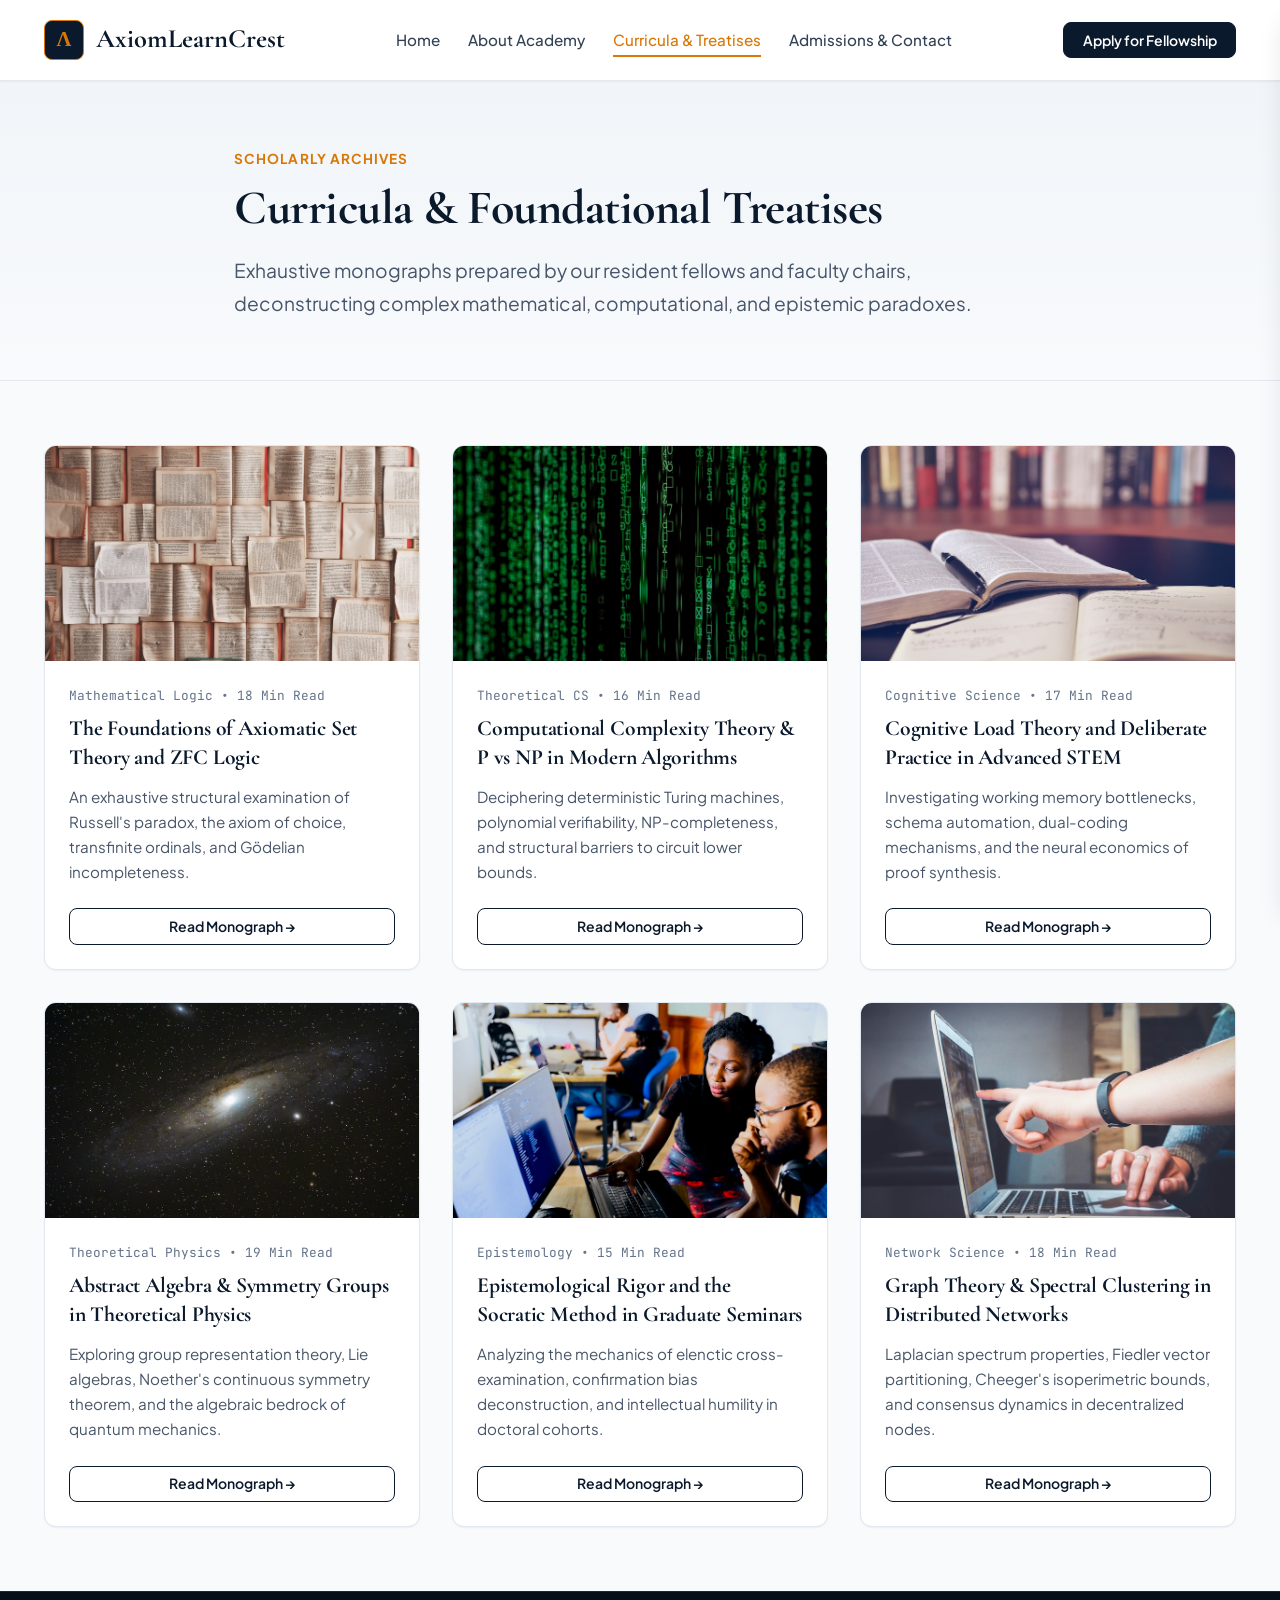
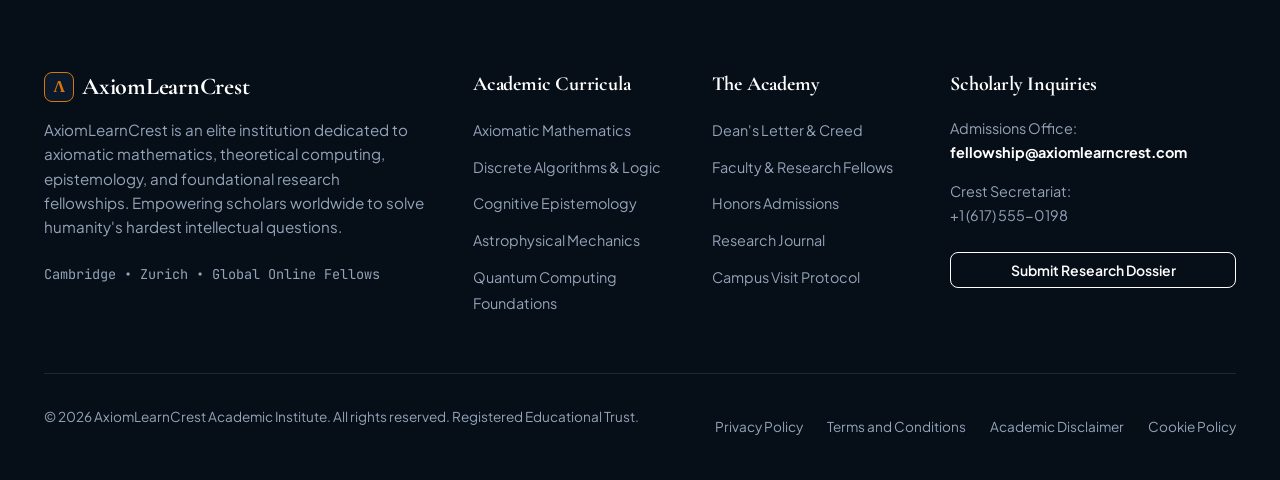
<file: blog/index.html>
<!DOCTYPE html>
<html lang="en">
<head>
  <meta charset="UTF-8">
  <meta name="viewport" content="width=device-width, initial-scale=1.0">
  <title>Curricula & Research Treatises | AxiomLearnCrest Archive</title>
  <meta name="description" content="Peer-reviewed research monographs, curricular syllabi, and foundational treatises on mathematics, theoretical computing, and epistemology.">
  <link rel="canonical" href="https://axiomlearncrest.com/blog.html">
<link rel="preconnect" href="https://fonts.googleapis.com">
<link rel="preconnect" href="https://fonts.gstatic.com" crossorigin>
<link href="https://fonts.googleapis.com/css2?family=Cormorant+Garamond:ital,wght@0,400;0,600;0,700;1,400;1,600&family=JetBrains+Mono:wght@400;500;700&family=Plus+Jakarta+Sans:wght@400;500;600;700;800&display=swap" rel="stylesheet">
  <link rel="stylesheet" href="../assets/css/style.css">
  <link rel="icon" href="favicon.ico">
<!-- Google tag (gtag.js) -->
<script async src="https://www.googletagmanager.com/gtag/js?id=G-0LY0HY7L01"></script>
<script>
  window.dataLayer = window.dataLayer || [];
  function gtag(){dataLayer.push(arguments);}
  gtag("js", new Date());
  gtag("config", "G-0LY0HY7L01");
</script>
</head>
<body>

<!-- Header Navigation -->
<header class="site-header">
  <div class="container">
    <div class="nav-inner">
      <a href="index.php" class="brand-logo" aria-label="AxiomLearnCrest Academy">
        <span class="crest-symbol">&Lambda;</span>
        <span>AxiomLearnCrest</span>
      </a>
      <ul class="nav-menu">
        <li><a href="index.php" class="nav-link ">Home</a></li>
        <li><a href="about.html" class="nav-link ">About Academy</a></li>
        <li><a href="blog.html" class="nav-link active">Curricula & Treatises</a></li>
        <li><a href="contact.html" class="nav-link ">Admissions & Contact</a></li>
      </ul>
      <div class="nav-actions">
        <a href="contact.html" class="btn btn-primary btn-sm">Apply for Fellowship</a>
        <button class="hamburger-btn" id="hamburger-btn" aria-label="Open Navigation Menu">
          <svg viewBox="0 0 24 24" fill="none" stroke="currentColor" stroke-width="2"><line x1="3" y1="12" x2="21" y2="12"/><line x1="3" y1="6" x2="21" y2="6"/><line x1="3" y1="18" x2="21" y2="18"/></svg>
        </button>
      </div>
    </div>
  </div>
</header>

<!-- Mobile Navigation Drawer -->
<div class="drawer-overlay" id="drawer-overlay"></div>
<div class="mobile-drawer" id="mobile-drawer" role="dialog" aria-modal="true" aria-label="Mobile Navigation">
  <div class="drawer-header">
    <a href="index.php" class="brand-logo" style="font-size:1.35rem;">
      <span class="crest-symbol" style="width:32px;height:32px;font-size:1rem;">&Lambda;</span>
      <span>AxiomLearnCrest</span>
    </a>
    <button class="drawer-close-btn" id="drawer-close" aria-label="Close Navigation Menu">
      <svg width="24" height="24" viewBox="0 0 24 24" fill="none" stroke="currentColor" stroke-width="2"><line x1="18" y1="6" x2="6" y2="18"/><line x1="6" y1="6" x2="18" y2="18"/></svg>
    </button>
  </div>
  <ul class="drawer-nav">
    <li><a href="index.php">Home</a></li>
    <li><a href="about.html">About Academy</a></li>
    <li><a href="blog.html">Curricula & Treatises</a></li>
    <li><a href="contact.html">Admissions & Contact</a></li>
    <li><a href="privacy-policy.html">Privacy Policy</a></li>
    <li><a href="terms-and-conditions.html">Terms & Conditions</a></li>
  </ul>
  <div style="margin-top:auto;padding-top:1.5rem;border-top:1px solid var(--color-border);">
    <a href="contact.html" class="btn btn-accent" style="width:100%;">Apply for Fellowship</a>
  </div>
</div>


<main>
  <section class="article-header">
    <div class="container-narrow">
      <span class="section-tag">Scholarly Archives</span>
      <h1 style="font-size:3rem;margin-bottom:1rem;">Curricula & Foundational Treatises</h1>
      <p style="font-size:1.2rem;color:var(--color-slate-600);line-height:1.7;">
        Exhaustive monographs prepared by our resident fellows and faculty chairs, deconstructing complex mathematical, computational, and epistemic paradoxes.
      </p>
    </div>
  </section>

  <div class="container" style="padding:4rem 1.5rem;">
    <div class="grid-3">
      <!-- Article 1 -->
      <div class="blog-card">
        <div class="blog-card-media">
          <img src="../assets/images/ancient_parchment_classical_studies.jpg" alt="Axiomatic Set Theory" width="380" height="215">
        </div>
        <div class="blog-card-body">
          <div class="blog-card-meta"><span>Mathematical Logic</span> &bull; <span>18 Min Read</span></div>
          <h3>The Foundations of Axiomatic Set Theory and ZFC Logic</h3>
          <p style="color:var(--color-slate-600);font-size:0.95rem;margin-bottom:1.5rem;">An exhaustive structural examination of Russell's paradox, the axiom of choice, transfinite ordinals, and Gödelian incompleteness.</p>
          <a href="the-foundations-of-axiomatic-set-theory-and-zermelo-fraenkel-logic.html" class="btn btn-outline btn-sm" style="margin-top:auto;">Read Monograph &rarr;</a>
        </div>
      </div>

      <!-- Article 2 -->
      <div class="blog-card">
        <div class="blog-card-media">
          <img src="../assets/images/computational_lab_coding.jpg" alt="Computational Complexity" width="380" height="215">
        </div>
        <div class="blog-card-body">
          <div class="blog-card-meta"><span>Theoretical CS</span> &bull; <span>16 Min Read</span></div>
          <h3>Computational Complexity Theory & P vs NP in Modern Algorithms</h3>
          <p style="color:var(--color-slate-600);font-size:0.95rem;margin-bottom:1.5rem;">Deciphering deterministic Turing machines, polynomial verifiability, NP-completeness, and structural barriers to circuit lower bounds.</p>
          <a href="computational-complexity-theory-and-p-versus-np-in-modern-algorithms.html" class="btn btn-outline btn-sm" style="margin-top:auto;">Read Monograph &rarr;</a>
        </div>
      </div>

      <!-- Article 3 -->
      <div class="blog-card">
        <div class="blog-card-media">
          <img src="../assets/images/student_taking_detailed_notes.jpg" alt="Cognitive Load Theory" width="380" height="215">
        </div>
        <div class="blog-card-body">
          <div class="blog-card-meta"><span>Cognitive Science</span> &bull; <span>17 Min Read</span></div>
          <h3>Cognitive Load Theory and Deliberate Practice in Advanced STEM</h3>
          <p style="color:var(--color-slate-600);font-size:0.95rem;margin-bottom:1.5rem;">Investigating working memory bottlenecks, schema automation, dual-coding mechanisms, and the neural economics of proof synthesis.</p>
          <a href="cognitive-load-theory-and-deliberate-practice-in-advanced-stem-education.html" class="btn btn-outline btn-sm" style="margin-top:auto;">Read Monograph &rarr;</a>
        </div>
      </div>

      <!-- Article 4 -->
      <div class="blog-card">
        <div class="blog-card-media">
          <img src="../assets/images/astrophysics_observatory_telescope.jpg" alt="Abstract Algebra" width="380" height="215">
        </div>
        <div class="blog-card-body">
          <div class="blog-card-meta"><span>Theoretical Physics</span> &bull; <span>19 Min Read</span></div>
          <h3>Abstract Algebra & Symmetry Groups in Theoretical Physics</h3>
          <p style="color:var(--color-slate-600);font-size:0.95rem;margin-bottom:1.5rem;">Exploring group representation theory, Lie algebras, Noether's continuous symmetry theorem, and the algebraic bedrock of quantum mechanics.</p>
          <a href="abstract-algebra-and-symmetry-groups-in-theoretical-physics.html" class="btn btn-outline btn-sm" style="margin-top:auto;">Read Monograph &rarr;</a>
        </div>
      </div>

      <!-- Article 5 -->
      <div class="blog-card">
        <div class="blog-card-media">
          <img src="../assets/images/seminar_discussion_table.jpg" alt="Socratic Dialectic" width="380" height="215">
        </div>
        <div class="blog-card-body">
          <div class="blog-card-meta"><span>Epistemology</span> &bull; <span>15 Min Read</span></div>
          <h3>Epistemological Rigor and the Socratic Method in Graduate Seminars</h3>
          <p style="color:var(--color-slate-600);font-size:0.95rem;margin-bottom:1.5rem;">Analyzing the mechanics of elenctic cross-examination, confirmation bias deconstruction, and intellectual humility in doctoral cohorts.</p>
          <a href="epistemological-rigor-and-the-socratic-method-in-graduate-seminars.html" class="btn btn-outline btn-sm" style="margin-top:auto;">Read Monograph &rarr;</a>
        </div>
      </div>

      <!-- Article 6 -->
      <div class="blog-card">
        <div class="blog-card-media">
          <img src="../assets/images/global_virtual_learning_network.jpg" alt="Spectral Graph Theory" width="380" height="215">
        </div>
        <div class="blog-card-body">
          <div class="blog-card-meta"><span>Network Science</span> &bull; <span>18 Min Read</span></div>
          <h3>Graph Theory & Spectral Clustering in Distributed Networks</h3>
          <p style="color:var(--color-slate-600);font-size:0.95rem;margin-bottom:1.5rem;">Laplacian spectrum properties, Fiedler vector partitioning, Cheeger's isoperimetric bounds, and consensus dynamics in decentralized nodes.</p>
          <a href="graph-theory-and-spectral-clustering-in-complex-distributed-networks.html" class="btn btn-outline btn-sm" style="margin-top:auto;">Read Monograph &rarr;</a>
        </div>
      </div>
    </div>
  </div>
</main>

<!-- Footer -->
<footer class="site-footer">
  <div class="container">
    <div class="footer-grid">
      <div class="footer-brand">
        <h3><span class="crest-symbol" style="width:30px;height:30px;font-size:1rem;">&Lambda;</span> AxiomLearnCrest</h3>
        <p>AxiomLearnCrest is an elite institution dedicated to axiomatic mathematics, theoretical computing, epistemology, and foundational research fellowships. Empowering scholars worldwide to solve humanity's hardest intellectual questions.</p>
        <div style="font-family:var(--font-mono);font-size:0.85rem;color:var(--color-slate-400);">
          <span>Cambridge &bull; Zurich &bull; Global Online Fellows</span>
        </div>
      </div>
      <div>
        <h4 class="footer-title">Academic Curricula</h4>
        <ul class="footer-links">
          <li><a href="blog.html">Axiomatic Mathematics</a></li>
          <li><a href="blog.html">Discrete Algorithms & Logic</a></li>
          <li><a href="blog.html">Cognitive Epistemology</a></li>
          <li><a href="blog.html">Astrophysical Mechanics</a></li>
          <li><a href="blog.html">Quantum Computing Foundations</a></li>
        </ul>
      </div>
      <div>
        <h4 class="footer-title">The Academy</h4>
        <ul class="footer-links">
          <li><a href="about.html">Dean's Letter & Creed</a></li>
          <li><a href="about.html#faculty">Faculty & Research Fellows</a></li>
          <li><a href="contact.html">Honors Admissions</a></li>
          <li><a href="blog.html">Research Journal</a></li>
          <li><a href="contact.html">Campus Visit Protocol</a></li>
        </ul>
      </div>
      <div>
        <h4 class="footer-title">Scholarly Inquiries</h4>
        <p style="font-size:0.9rem;margin-bottom:1rem;">Admissions Office: <br><strong style="color:#ffffff;">fellowship@axiomlearncrest.com</strong></p>
        <p style="font-size:0.9rem;margin-bottom:1.5rem;">Crest Secretariat: <br>+1 (617) 555-0198</p>
        <a href="contact.html" class="btn btn-outline-white btn-sm" style="width:100%;">Submit Research Dossier</a>
      </div>
    </div>
    <div class="footer-bottom">
      <p>&copy; 2026 AxiomLearnCrest Academic Institute. All rights reserved. Registered Educational Trust.</p>
      <div class="footer-legal-links">
        <a href="privacy-policy.html">Privacy Policy</a>
        <a href="terms-and-conditions.html">Terms and Conditions</a>
        <a href="disclaimer.html">Academic Disclaimer</a>
        <a href="cookie-policy.html">Cookie Policy</a>
      </div>
    </div>
  </div>
</footer>
<script src="../assets/js/main.js"></script>


</body>
</html>
</file>
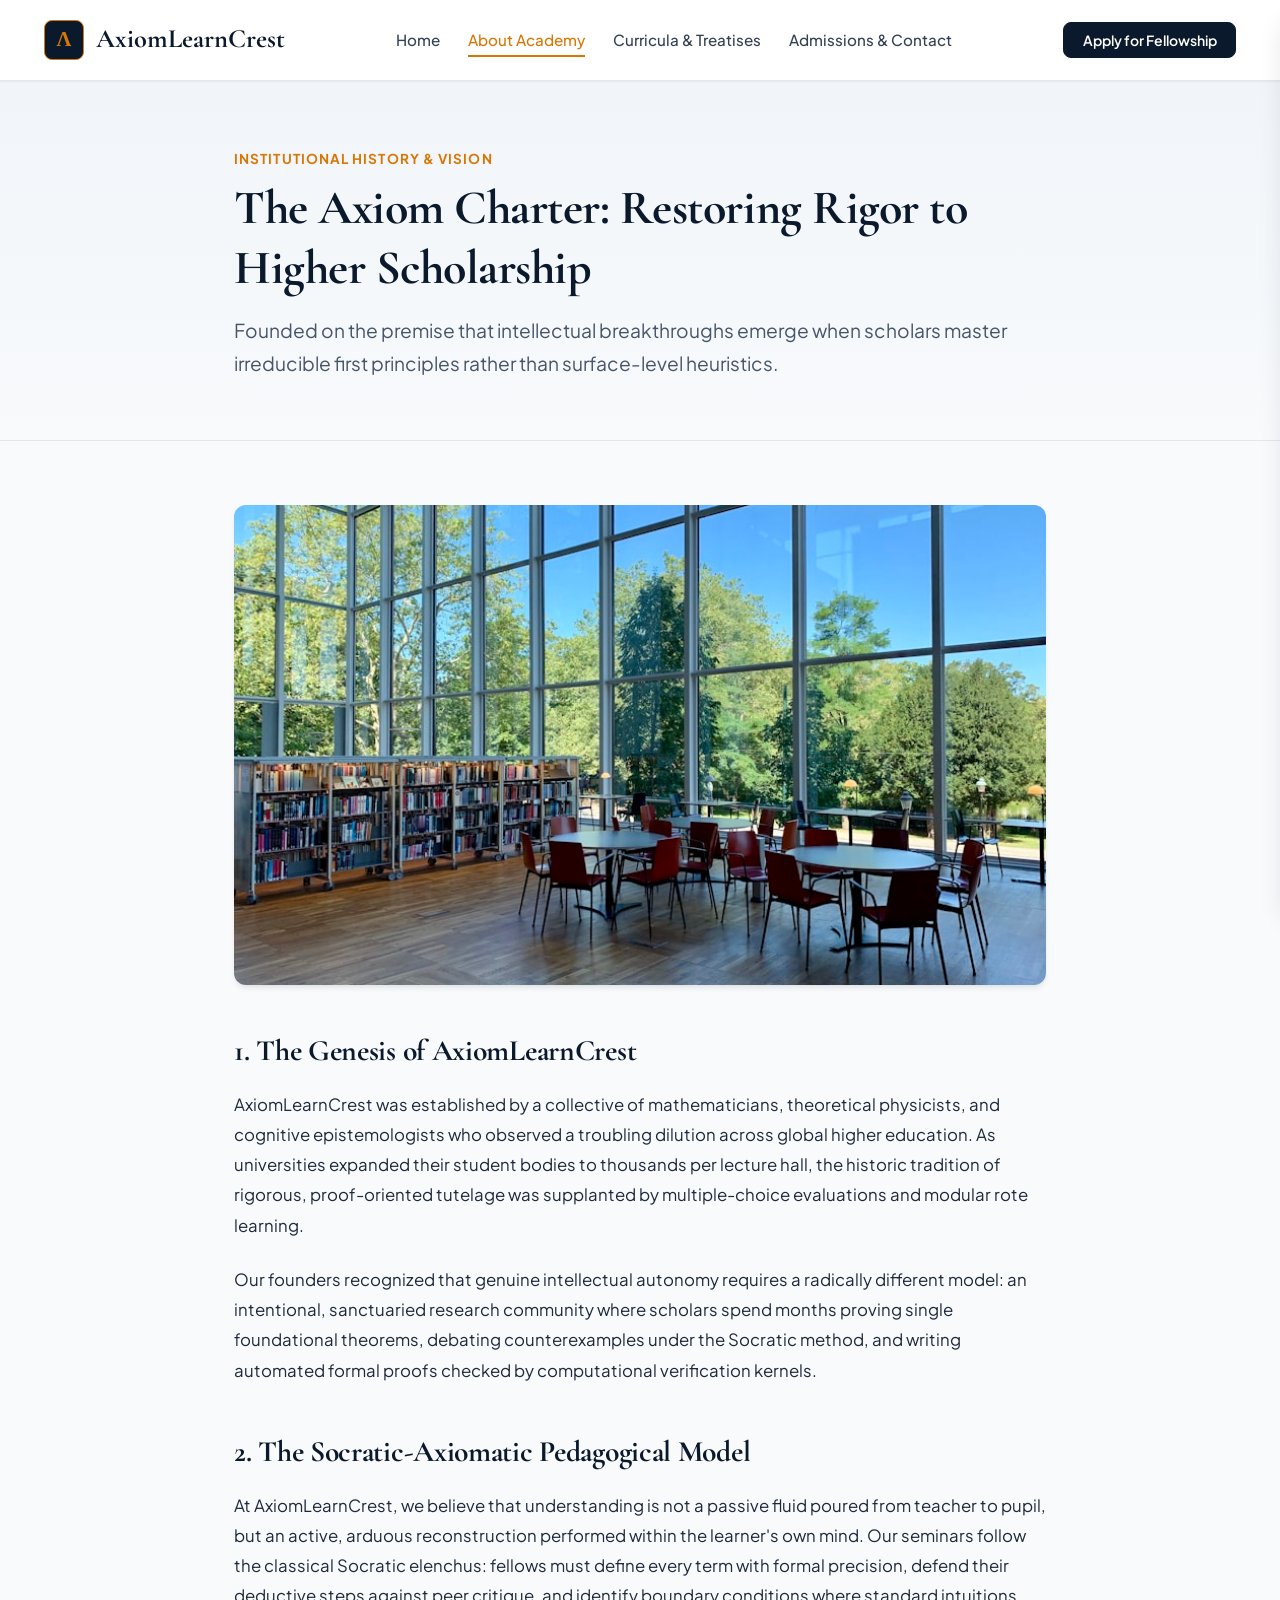
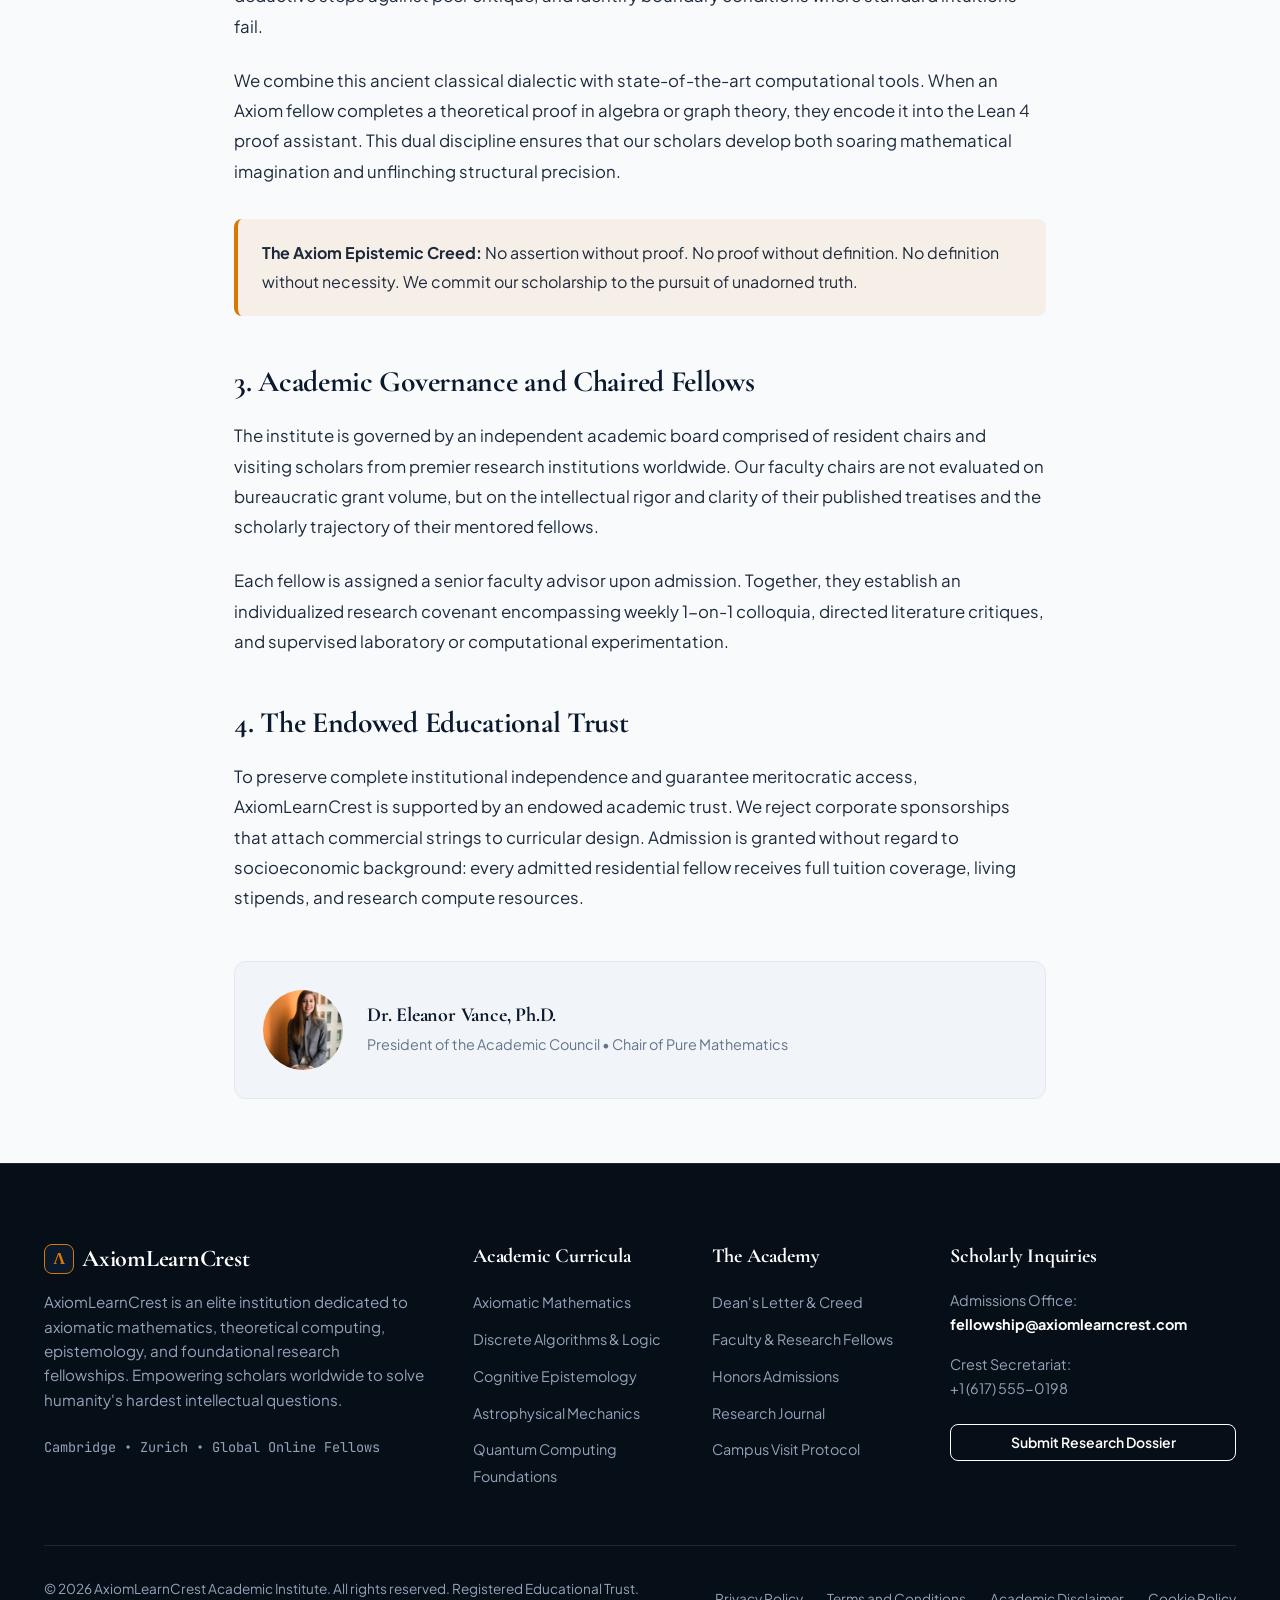
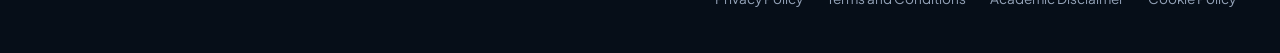
<file: about.html>
<!DOCTYPE html>
<html lang="en">
<head>
  <meta charset="UTF-8">
  <meta name="viewport" content="width=device-width, initial-scale=1.0">
  <title>About the Academy | AxiomLearnCrest Institute</title>
  <meta name="description" content="Discover the foundational history, pedagogical ethos, Socratic methodology, and academic leadership of AxiomLearnCrest.">
  <link rel="canonical" href="https://axiomlearncrest.com/about.html">
<link rel="preconnect" href="https://fonts.googleapis.com">
<link rel="preconnect" href="https://fonts.gstatic.com" crossorigin>
<link href="https://fonts.googleapis.com/css2?family=Cormorant+Garamond:ital,wght@0,400;0,600;0,700;1,400;1,600&family=JetBrains+Mono:wght@400;500;700&family=Plus+Jakarta+Sans:wght@400;500;600;700;800&display=swap" rel="stylesheet">
  <link rel="stylesheet" href="assets/css/style.css">
  <link rel="icon" href="favicon.ico">
<!-- Google tag (gtag.js) -->
<script async src="https://www.googletagmanager.com/gtag/js?id=G-0LY0HY7L01"></script>
<script>
  window.dataLayer = window.dataLayer || [];
  function gtag(){dataLayer.push(arguments);}
  gtag("js", new Date());
  gtag("config", "G-0LY0HY7L01");
</script>
</head>
<body>

<!-- Header Navigation -->
<header class="site-header">
  <div class="container">
    <div class="nav-inner">
      <a href="index.php" class="brand-logo" aria-label="AxiomLearnCrest Academy">
        <span class="crest-symbol">&Lambda;</span>
        <span>AxiomLearnCrest</span>
      </a>
      <ul class="nav-menu">
        <li><a href="index.php" class="nav-link ">Home</a></li>
        <li><a href="about.html" class="nav-link active">About Academy</a></li>
        <li><a href="blog.html" class="nav-link ">Curricula & Treatises</a></li>
        <li><a href="contact.html" class="nav-link ">Admissions & Contact</a></li>
      </ul>
      <div class="nav-actions">
        <a href="contact.html" class="btn btn-primary btn-sm">Apply for Fellowship</a>
        <button class="hamburger-btn" id="hamburger-btn" aria-label="Open Navigation Menu">
          <svg viewBox="0 0 24 24" fill="none" stroke="currentColor" stroke-width="2"><line x1="3" y1="12" x2="21" y2="12"/><line x1="3" y1="6" x2="21" y2="6"/><line x1="3" y1="18" x2="21" y2="18"/></svg>
        </button>
      </div>
    </div>
  </div>
</header>

<!-- Mobile Navigation Drawer -->
<div class="drawer-overlay" id="drawer-overlay"></div>
<div class="mobile-drawer" id="mobile-drawer" role="dialog" aria-modal="true" aria-label="Mobile Navigation">
  <div class="drawer-header">
    <a href="index.php" class="brand-logo" style="font-size:1.35rem;">
      <span class="crest-symbol" style="width:32px;height:32px;font-size:1rem;">&Lambda;</span>
      <span>AxiomLearnCrest</span>
    </a>
    <button class="drawer-close-btn" id="drawer-close" aria-label="Close Navigation Menu">
      <svg width="24" height="24" viewBox="0 0 24 24" fill="none" stroke="currentColor" stroke-width="2"><line x1="18" y1="6" x2="6" y2="18"/><line x1="6" y1="6" x2="18" y2="18"/></svg>
    </button>
  </div>
  <ul class="drawer-nav">
    <li><a href="index.php">Home</a></li>
    <li><a href="about.html">About Academy</a></li>
    <li><a href="blog.html">Curricula & Treatises</a></li>
    <li><a href="contact.html">Admissions & Contact</a></li>
    <li><a href="privacy-policy.html">Privacy Policy</a></li>
    <li><a href="terms-and-conditions.html">Terms & Conditions</a></li>
  </ul>
  <div style="margin-top:auto;padding-top:1.5rem;border-top:1px solid var(--color-border);">
    <a href="contact.html" class="btn btn-accent" style="width:100%;">Apply for Fellowship</a>
  </div>
</div>


<main>
  <!-- Hero Banner -->
  <section class="article-header">
    <div class="container-narrow">
      <span class="section-tag">Institutional History & Vision</span>
      <h1 style="font-size:3rem;margin-bottom:1rem;">The Axiom Charter: Restoring Rigor to Higher Scholarship</h1>
      <p style="font-size:1.2rem;color:var(--color-slate-600);line-height:1.7;">
        Founded on the premise that intellectual breakthroughs emerge when scholars master irreducible first principles rather than surface-level heuristics.
      </p>
    </div>
  </section>

  <div class="container-narrow" style="padding:4rem 1.5rem;">
    <img src="assets/images/campus_golden_hour_pathway.jpg" alt="AxiomLearnCrest Campus Grounds" class="article-featured-img">

    <article class="article-content" style="margin:0;max-width:100%;">
      <h2>1. The Genesis of AxiomLearnCrest</h2>
      <p>AxiomLearnCrest was established by a collective of mathematicians, theoretical physicists, and cognitive epistemologists who observed a troubling dilution across global higher education. As universities expanded their student bodies to thousands per lecture hall, the historic tradition of rigorous, proof-oriented tutelage was supplanted by multiple-choice evaluations and modular rote learning.</p>
      <p>Our founders recognized that genuine intellectual autonomy requires a radically different model: an intentional, sanctuaried research community where scholars spend months proving single foundational theorems, debating counterexamples under the Socratic method, and writing automated formal proofs checked by computational verification kernels.</p>

      <h2>2. The Socratic-Axiomatic Pedagogical Model</h2>
      <p>At AxiomLearnCrest, we believe that understanding is not a passive fluid poured from teacher to pupil, but an active, arduous reconstruction performed within the learner's own mind. Our seminars follow the classical Socratic elenchus: fellows must define every term with formal precision, defend their deductive steps against peer critique, and identify boundary conditions where standard intuitions fail.</p>
      <p>We combine this ancient classical dialectic with state-of-the-art computational tools. When an Axiom fellow completes a theoretical proof in algebra or graph theory, they encode it into the Lean 4 proof assistant. This dual discipline ensures that our scholars develop both soaring mathematical imagination and unflinching structural precision.</p>

      <div class="callout-box">
        <strong>The Axiom Epistemic Creed:</strong> No assertion without proof. No proof without definition. No definition without necessity. We commit our scholarship to the pursuit of unadorned truth.
      </div>

      <h2 id="faculty">3. Academic Governance and Chaired Fellows</h2>
      <p>The institute is governed by an independent academic board comprised of resident chairs and visiting scholars from premier research institutions worldwide. Our faculty chairs are not evaluated on bureaucratic grant volume, but on the intellectual rigor and clarity of their published treatises and the scholarly trajectory of their mentored fellows.</p>
      <p>Each fellow is assigned a senior faculty advisor upon admission. Together, they establish an individualized research covenant encompassing weekly 1-on-1 colloquia, directed literature critiques, and supervised laboratory or computational experimentation.</p>

      <h2>4. The Endowed Educational Trust</h2>
      <p>To preserve complete institutional independence and guarantee meritocratic access, AxiomLearnCrest is supported by an endowed academic trust. We reject corporate sponsorships that attach commercial strings to curricular design. Admission is granted without regard to socioeconomic background: every admitted residential fellow receives full tuition coverage, living stipends, and research compute resources.</p>

      <div class="author-box" style="margin-top:3rem;">
        <img src="assets/images/faculty_professor_mentorship.jpg" alt="Dr. Eleanor Vance" style="width:80px;height:80px;border-radius:var(--radius-full);object-fit:cover;">
        <div>
          <h4 style="margin-bottom:0.25rem;">Dr. Eleanor Vance, Ph.D.</h4>
          <p style="color:var(--color-slate-500);font-size:0.9rem;margin-bottom:0;">President of the Academic Council &bull; Chair of Pure Mathematics</p>
        </div>
      </div>
    </article>
  </div>
</main>

<!-- Footer -->
<footer class="site-footer">
  <div class="container">
    <div class="footer-grid">
      <div class="footer-brand">
        <h3><span class="crest-symbol" style="width:30px;height:30px;font-size:1rem;">&Lambda;</span> AxiomLearnCrest</h3>
        <p>AxiomLearnCrest is an elite institution dedicated to axiomatic mathematics, theoretical computing, epistemology, and foundational research fellowships. Empowering scholars worldwide to solve humanity's hardest intellectual questions.</p>
        <div style="font-family:var(--font-mono);font-size:0.85rem;color:var(--color-slate-400);">
          <span>Cambridge &bull; Zurich &bull; Global Online Fellows</span>
        </div>
      </div>
      <div>
        <h4 class="footer-title">Academic Curricula</h4>
        <ul class="footer-links">
          <li><a href="blog.html">Axiomatic Mathematics</a></li>
          <li><a href="blog.html">Discrete Algorithms & Logic</a></li>
          <li><a href="blog.html">Cognitive Epistemology</a></li>
          <li><a href="blog.html">Astrophysical Mechanics</a></li>
          <li><a href="blog.html">Quantum Computing Foundations</a></li>
        </ul>
      </div>
      <div>
        <h4 class="footer-title">The Academy</h4>
        <ul class="footer-links">
          <li><a href="about.html">Dean's Letter & Creed</a></li>
          <li><a href="about.html#faculty">Faculty & Research Fellows</a></li>
          <li><a href="contact.html">Honors Admissions</a></li>
          <li><a href="blog.html">Research Journal</a></li>
          <li><a href="contact.html">Campus Visit Protocol</a></li>
        </ul>
      </div>
      <div>
        <h4 class="footer-title">Scholarly Inquiries</h4>
        <p style="font-size:0.9rem;margin-bottom:1rem;">Admissions Office: <br><strong style="color:#ffffff;">fellowship@axiomlearncrest.com</strong></p>
        <p style="font-size:0.9rem;margin-bottom:1.5rem;">Crest Secretariat: <br>+1 (617) 555-0198</p>
        <a href="contact.html" class="btn btn-outline-white btn-sm" style="width:100%;">Submit Research Dossier</a>
      </div>
    </div>
    <div class="footer-bottom">
      <p>&copy; 2026 AxiomLearnCrest Academic Institute. All rights reserved. Registered Educational Trust.</p>
      <div class="footer-legal-links">
        <a href="privacy-policy.html">Privacy Policy</a>
        <a href="terms-and-conditions.html">Terms and Conditions</a>
        <a href="disclaimer.html">Academic Disclaimer</a>
        <a href="cookie-policy.html">Cookie Policy</a>
      </div>
    </div>
  </div>
</footer>
<script src="assets/js/main.js"></script>


</body>
</html>
</file>
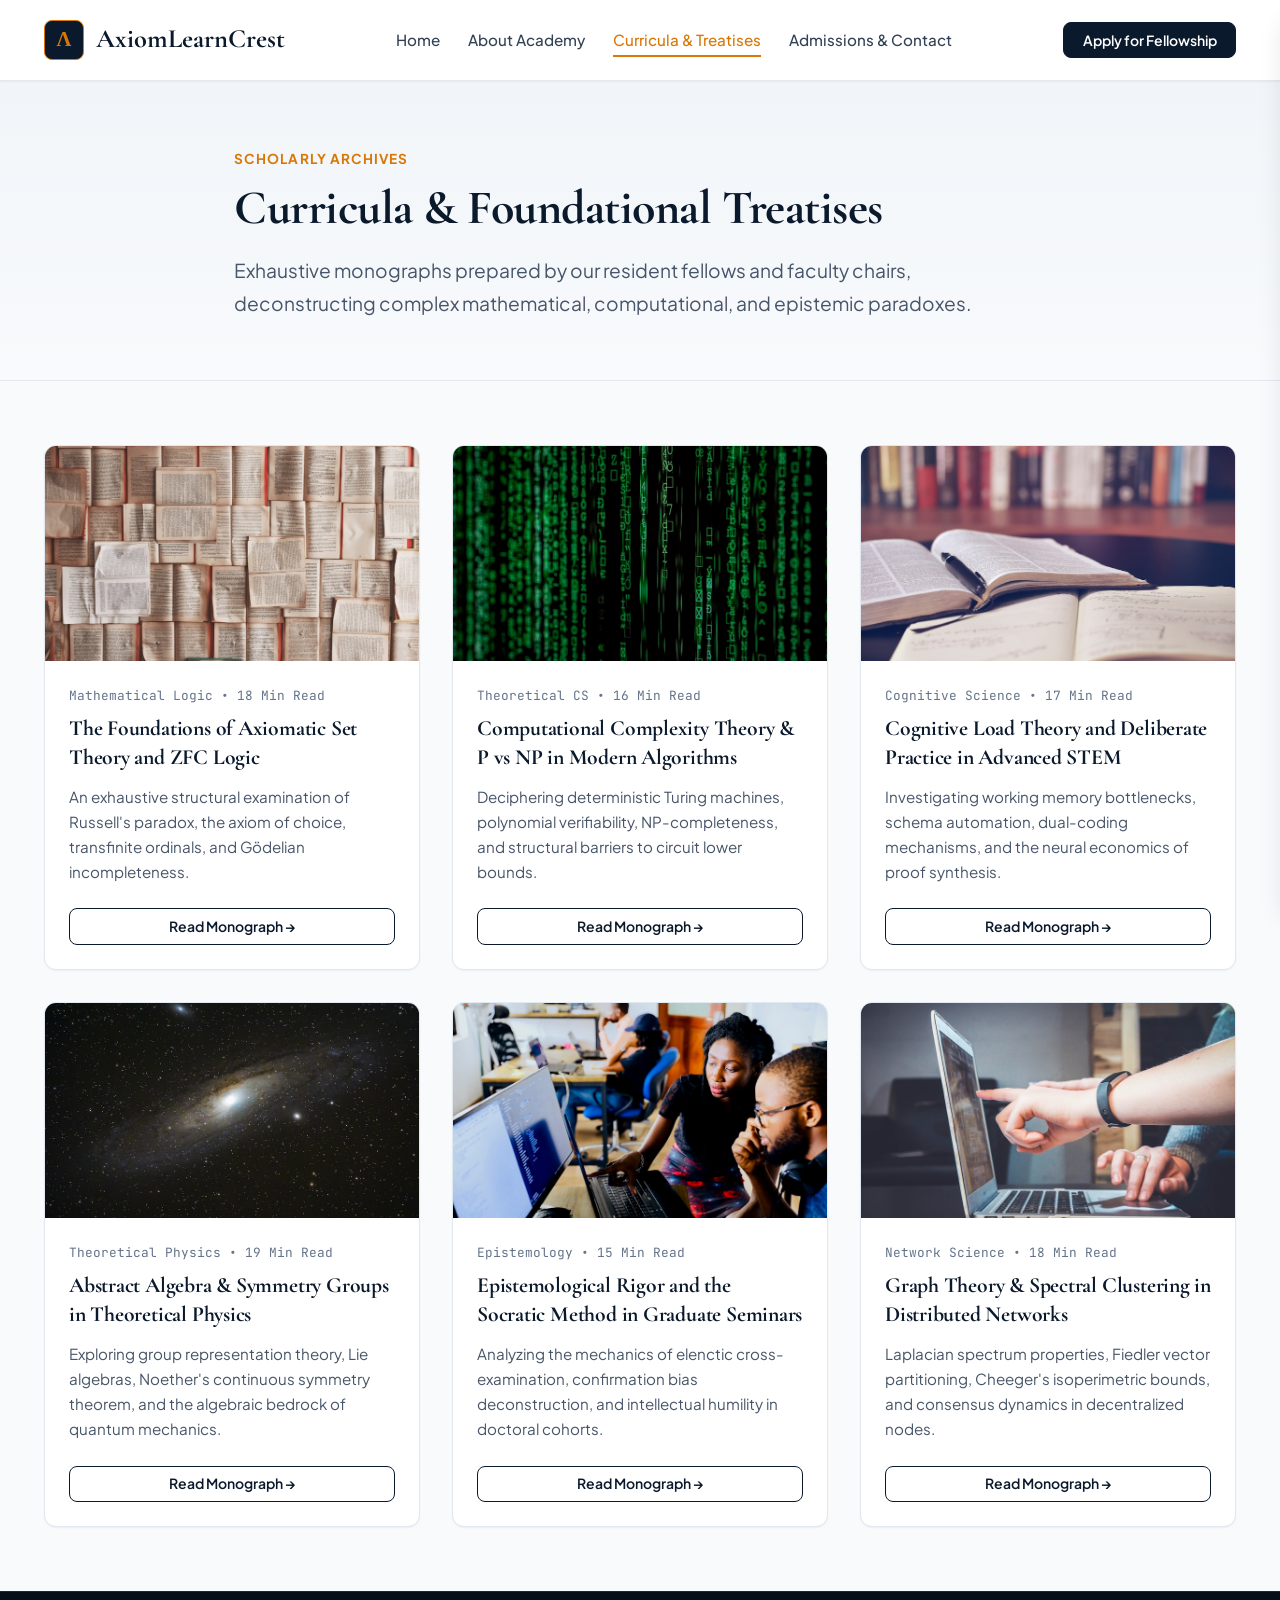
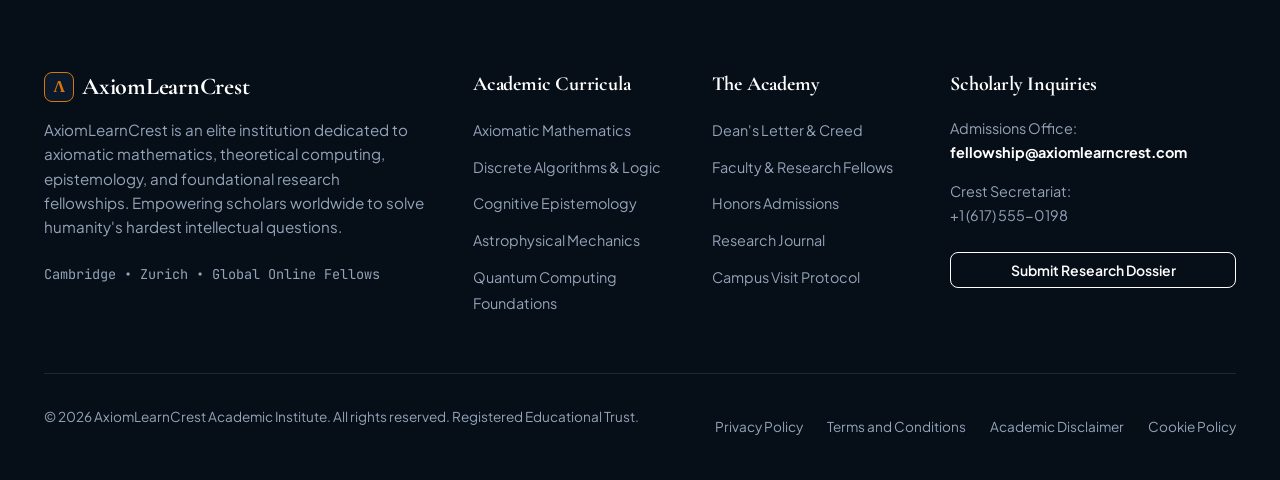
<file: blog.html>
<!DOCTYPE html>
<html lang="en">
<head>
  <meta charset="UTF-8">
  <meta name="viewport" content="width=device-width, initial-scale=1.0">
  <title>Curricula & Research Treatises | AxiomLearnCrest Archive</title>
  <meta name="description" content="Peer-reviewed research monographs, curricular syllabi, and foundational treatises on mathematics, theoretical computing, and epistemology.">
  <link rel="canonical" href="https://axiomlearncrest.com/blog.html">
<link rel="preconnect" href="https://fonts.googleapis.com">
<link rel="preconnect" href="https://fonts.gstatic.com" crossorigin>
<link href="https://fonts.googleapis.com/css2?family=Cormorant+Garamond:ital,wght@0,400;0,600;0,700;1,400;1,600&family=JetBrains+Mono:wght@400;500;700&family=Plus+Jakarta+Sans:wght@400;500;600;700;800&display=swap" rel="stylesheet">
  <link rel="stylesheet" href="assets/css/style.css">
  <link rel="icon" href="favicon.ico">
<!-- Google tag (gtag.js) -->
<script async src="https://www.googletagmanager.com/gtag/js?id=G-0LY0HY7L01"></script>
<script>
  window.dataLayer = window.dataLayer || [];
  function gtag(){dataLayer.push(arguments);}
  gtag("js", new Date());
  gtag("config", "G-0LY0HY7L01");
</script>
</head>
<body>

<!-- Header Navigation -->
<header class="site-header">
  <div class="container">
    <div class="nav-inner">
      <a href="index.php" class="brand-logo" aria-label="AxiomLearnCrest Academy">
        <span class="crest-symbol">&Lambda;</span>
        <span>AxiomLearnCrest</span>
      </a>
      <ul class="nav-menu">
        <li><a href="index.php" class="nav-link ">Home</a></li>
        <li><a href="about.html" class="nav-link ">About Academy</a></li>
        <li><a href="blog.html" class="nav-link active">Curricula & Treatises</a></li>
        <li><a href="contact.html" class="nav-link ">Admissions & Contact</a></li>
      </ul>
      <div class="nav-actions">
        <a href="contact.html" class="btn btn-primary btn-sm">Apply for Fellowship</a>
        <button class="hamburger-btn" id="hamburger-btn" aria-label="Open Navigation Menu">
          <svg viewBox="0 0 24 24" fill="none" stroke="currentColor" stroke-width="2"><line x1="3" y1="12" x2="21" y2="12"/><line x1="3" y1="6" x2="21" y2="6"/><line x1="3" y1="18" x2="21" y2="18"/></svg>
        </button>
      </div>
    </div>
  </div>
</header>

<!-- Mobile Navigation Drawer -->
<div class="drawer-overlay" id="drawer-overlay"></div>
<div class="mobile-drawer" id="mobile-drawer" role="dialog" aria-modal="true" aria-label="Mobile Navigation">
  <div class="drawer-header">
    <a href="index.php" class="brand-logo" style="font-size:1.35rem;">
      <span class="crest-symbol" style="width:32px;height:32px;font-size:1rem;">&Lambda;</span>
      <span>AxiomLearnCrest</span>
    </a>
    <button class="drawer-close-btn" id="drawer-close" aria-label="Close Navigation Menu">
      <svg width="24" height="24" viewBox="0 0 24 24" fill="none" stroke="currentColor" stroke-width="2"><line x1="18" y1="6" x2="6" y2="18"/><line x1="6" y1="6" x2="18" y2="18"/></svg>
    </button>
  </div>
  <ul class="drawer-nav">
    <li><a href="index.php">Home</a></li>
    <li><a href="about.html">About Academy</a></li>
    <li><a href="blog.html">Curricula & Treatises</a></li>
    <li><a href="contact.html">Admissions & Contact</a></li>
    <li><a href="privacy-policy.html">Privacy Policy</a></li>
    <li><a href="terms-and-conditions.html">Terms & Conditions</a></li>
  </ul>
  <div style="margin-top:auto;padding-top:1.5rem;border-top:1px solid var(--color-border);">
    <a href="contact.html" class="btn btn-accent" style="width:100%;">Apply for Fellowship</a>
  </div>
</div>


<main>
  <section class="article-header">
    <div class="container-narrow">
      <span class="section-tag">Scholarly Archives</span>
      <h1 style="font-size:3rem;margin-bottom:1rem;">Curricula & Foundational Treatises</h1>
      <p style="font-size:1.2rem;color:var(--color-slate-600);line-height:1.7;">
        Exhaustive monographs prepared by our resident fellows and faculty chairs, deconstructing complex mathematical, computational, and epistemic paradoxes.
      </p>
    </div>
  </section>

  <div class="container" style="padding:4rem 1.5rem;">
    <div class="grid-3">
      <!-- Article 1 -->
      <div class="blog-card">
        <div class="blog-card-media">
          <img src="assets/images/ancient_parchment_classical_studies.jpg" alt="Axiomatic Set Theory" width="380" height="215">
        </div>
        <div class="blog-card-body">
          <div class="blog-card-meta"><span>Mathematical Logic</span> &bull; <span>18 Min Read</span></div>
          <h3>The Foundations of Axiomatic Set Theory and ZFC Logic</h3>
          <p style="color:var(--color-slate-600);font-size:0.95rem;margin-bottom:1.5rem;">An exhaustive structural examination of Russell's paradox, the axiom of choice, transfinite ordinals, and Gödelian incompleteness.</p>
          <a href="blog/the-foundations-of-axiomatic-set-theory-and-zermelo-fraenkel-logic.html" class="btn btn-outline btn-sm" style="margin-top:auto;">Read Monograph &rarr;</a>
        </div>
      </div>

      <!-- Article 2 -->
      <div class="blog-card">
        <div class="blog-card-media">
          <img src="assets/images/computational_lab_coding.jpg" alt="Computational Complexity" width="380" height="215">
        </div>
        <div class="blog-card-body">
          <div class="blog-card-meta"><span>Theoretical CS</span> &bull; <span>16 Min Read</span></div>
          <h3>Computational Complexity Theory & P vs NP in Modern Algorithms</h3>
          <p style="color:var(--color-slate-600);font-size:0.95rem;margin-bottom:1.5rem;">Deciphering deterministic Turing machines, polynomial verifiability, NP-completeness, and structural barriers to circuit lower bounds.</p>
          <a href="blog/computational-complexity-theory-and-p-versus-np-in-modern-algorithms.html" class="btn btn-outline btn-sm" style="margin-top:auto;">Read Monograph &rarr;</a>
        </div>
      </div>

      <!-- Article 3 -->
      <div class="blog-card">
        <div class="blog-card-media">
          <img src="assets/images/student_taking_detailed_notes.jpg" alt="Cognitive Load Theory" width="380" height="215">
        </div>
        <div class="blog-card-body">
          <div class="blog-card-meta"><span>Cognitive Science</span> &bull; <span>17 Min Read</span></div>
          <h3>Cognitive Load Theory and Deliberate Practice in Advanced STEM</h3>
          <p style="color:var(--color-slate-600);font-size:0.95rem;margin-bottom:1.5rem;">Investigating working memory bottlenecks, schema automation, dual-coding mechanisms, and the neural economics of proof synthesis.</p>
          <a href="blog/cognitive-load-theory-and-deliberate-practice-in-advanced-stem-education.html" class="btn btn-outline btn-sm" style="margin-top:auto;">Read Monograph &rarr;</a>
        </div>
      </div>

      <!-- Article 4 -->
      <div class="blog-card">
        <div class="blog-card-media">
          <img src="assets/images/astrophysics_observatory_telescope.jpg" alt="Abstract Algebra" width="380" height="215">
        </div>
        <div class="blog-card-body">
          <div class="blog-card-meta"><span>Theoretical Physics</span> &bull; <span>19 Min Read</span></div>
          <h3>Abstract Algebra & Symmetry Groups in Theoretical Physics</h3>
          <p style="color:var(--color-slate-600);font-size:0.95rem;margin-bottom:1.5rem;">Exploring group representation theory, Lie algebras, Noether's continuous symmetry theorem, and the algebraic bedrock of quantum mechanics.</p>
          <a href="blog/abstract-algebra-and-symmetry-groups-in-theoretical-physics.html" class="btn btn-outline btn-sm" style="margin-top:auto;">Read Monograph &rarr;</a>
        </div>
      </div>

      <!-- Article 5 -->
      <div class="blog-card">
        <div class="blog-card-media">
          <img src="assets/images/seminar_discussion_table.jpg" alt="Socratic Dialectic" width="380" height="215">
        </div>
        <div class="blog-card-body">
          <div class="blog-card-meta"><span>Epistemology</span> &bull; <span>15 Min Read</span></div>
          <h3>Epistemological Rigor and the Socratic Method in Graduate Seminars</h3>
          <p style="color:var(--color-slate-600);font-size:0.95rem;margin-bottom:1.5rem;">Analyzing the mechanics of elenctic cross-examination, confirmation bias deconstruction, and intellectual humility in doctoral cohorts.</p>
          <a href="blog/epistemological-rigor-and-the-socratic-method-in-graduate-seminars.html" class="btn btn-outline btn-sm" style="margin-top:auto;">Read Monograph &rarr;</a>
        </div>
      </div>

      <!-- Article 6 -->
      <div class="blog-card">
        <div class="blog-card-media">
          <img src="assets/images/global_virtual_learning_network.jpg" alt="Spectral Graph Theory" width="380" height="215">
        </div>
        <div class="blog-card-body">
          <div class="blog-card-meta"><span>Network Science</span> &bull; <span>18 Min Read</span></div>
          <h3>Graph Theory & Spectral Clustering in Distributed Networks</h3>
          <p style="color:var(--color-slate-600);font-size:0.95rem;margin-bottom:1.5rem;">Laplacian spectrum properties, Fiedler vector partitioning, Cheeger's isoperimetric bounds, and consensus dynamics in decentralized nodes.</p>
          <a href="blog/graph-theory-and-spectral-clustering-in-complex-distributed-networks.html" class="btn btn-outline btn-sm" style="margin-top:auto;">Read Monograph &rarr;</a>
        </div>
      </div>
    </div>
  </div>
</main>

<!-- Footer -->
<footer class="site-footer">
  <div class="container">
    <div class="footer-grid">
      <div class="footer-brand">
        <h3><span class="crest-symbol" style="width:30px;height:30px;font-size:1rem;">&Lambda;</span> AxiomLearnCrest</h3>
        <p>AxiomLearnCrest is an elite institution dedicated to axiomatic mathematics, theoretical computing, epistemology, and foundational research fellowships. Empowering scholars worldwide to solve humanity's hardest intellectual questions.</p>
        <div style="font-family:var(--font-mono);font-size:0.85rem;color:var(--color-slate-400);">
          <span>Cambridge &bull; Zurich &bull; Global Online Fellows</span>
        </div>
      </div>
      <div>
        <h4 class="footer-title">Academic Curricula</h4>
        <ul class="footer-links">
          <li><a href="blog.html">Axiomatic Mathematics</a></li>
          <li><a href="blog.html">Discrete Algorithms & Logic</a></li>
          <li><a href="blog.html">Cognitive Epistemology</a></li>
          <li><a href="blog.html">Astrophysical Mechanics</a></li>
          <li><a href="blog.html">Quantum Computing Foundations</a></li>
        </ul>
      </div>
      <div>
        <h4 class="footer-title">The Academy</h4>
        <ul class="footer-links">
          <li><a href="about.html">Dean's Letter & Creed</a></li>
          <li><a href="about.html#faculty">Faculty & Research Fellows</a></li>
          <li><a href="contact.html">Honors Admissions</a></li>
          <li><a href="blog.html">Research Journal</a></li>
          <li><a href="contact.html">Campus Visit Protocol</a></li>
        </ul>
      </div>
      <div>
        <h4 class="footer-title">Scholarly Inquiries</h4>
        <p style="font-size:0.9rem;margin-bottom:1rem;">Admissions Office: <br><strong style="color:#ffffff;">fellowship@axiomlearncrest.com</strong></p>
        <p style="font-size:0.9rem;margin-bottom:1.5rem;">Crest Secretariat: <br>+1 (617) 555-0198</p>
        <a href="contact.html" class="btn btn-outline-white btn-sm" style="width:100%;">Submit Research Dossier</a>
      </div>
    </div>
    <div class="footer-bottom">
      <p>&copy; 2026 AxiomLearnCrest Academic Institute. All rights reserved. Registered Educational Trust.</p>
      <div class="footer-legal-links">
        <a href="privacy-policy.html">Privacy Policy</a>
        <a href="terms-and-conditions.html">Terms and Conditions</a>
        <a href="disclaimer.html">Academic Disclaimer</a>
        <a href="cookie-policy.html">Cookie Policy</a>
      </div>
    </div>
  </div>
</footer>
<script src="assets/js/main.js"></script>


</body>
</html>
</file>
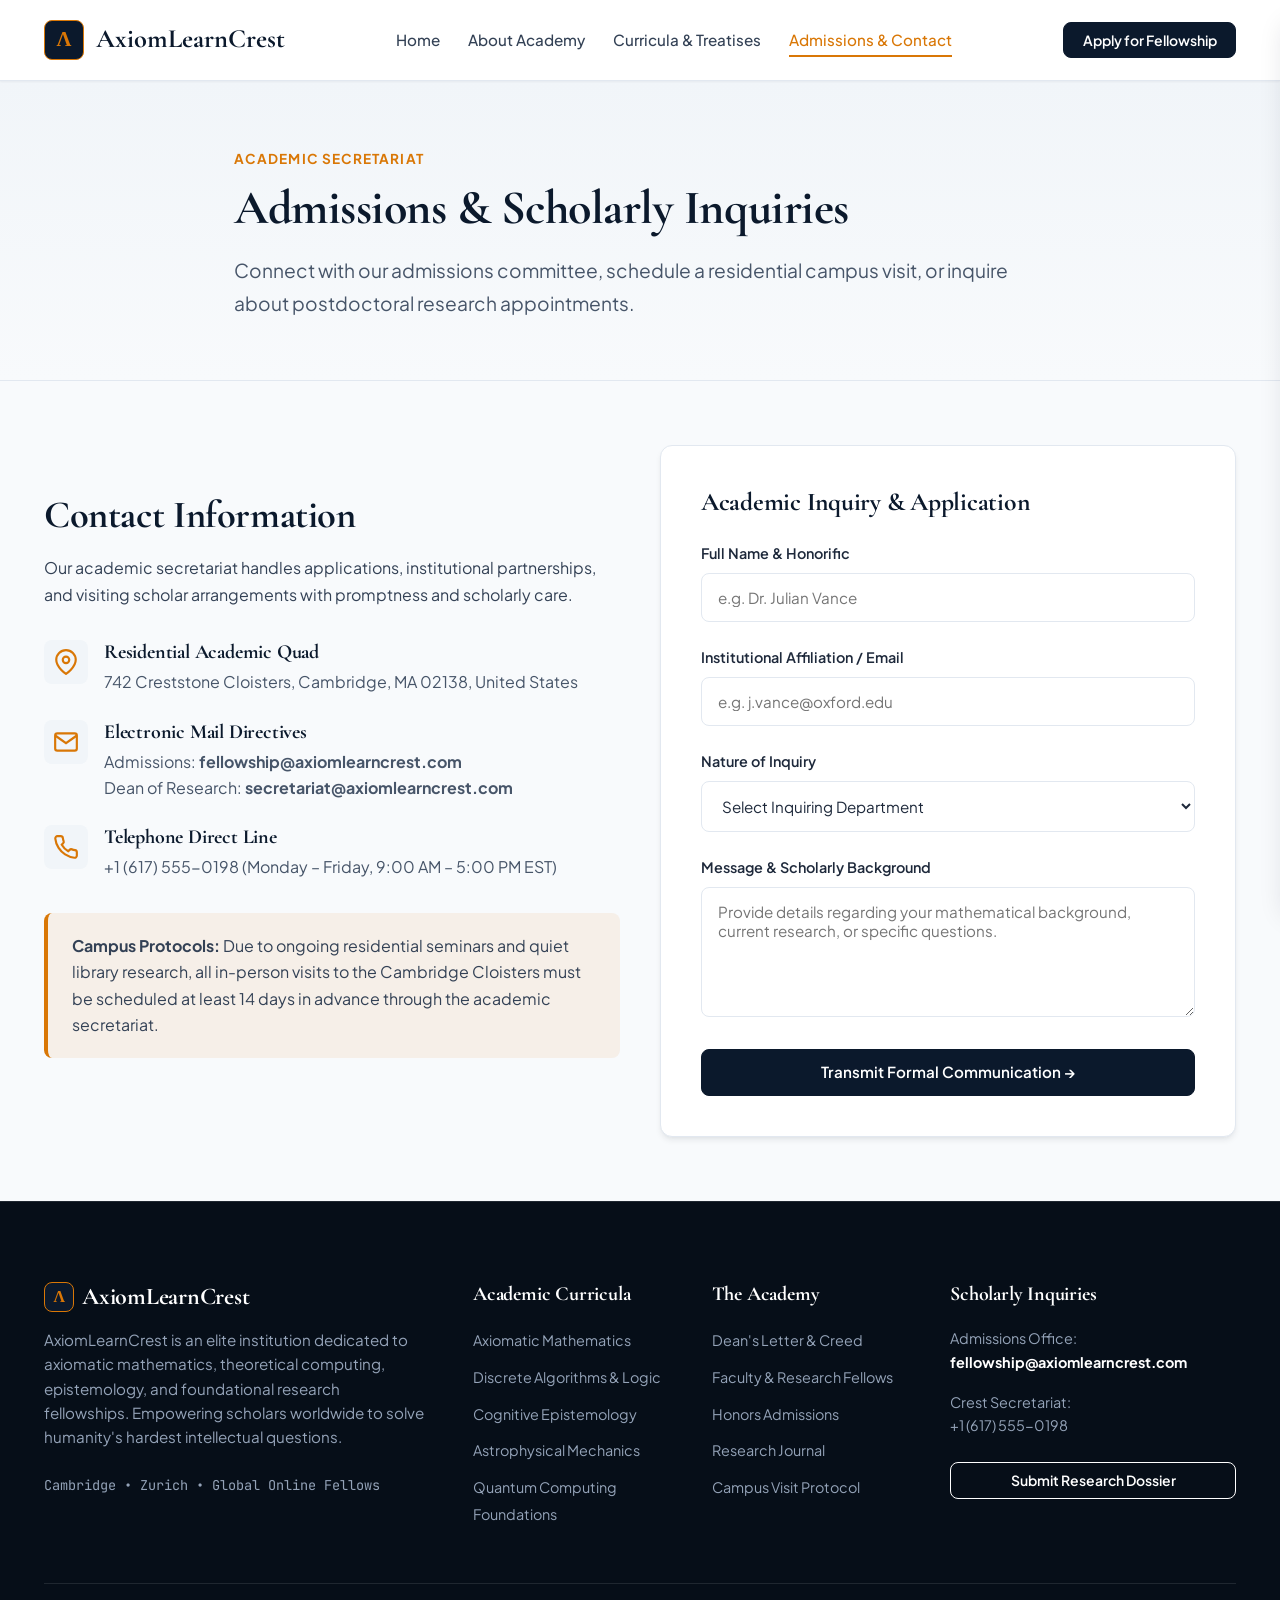
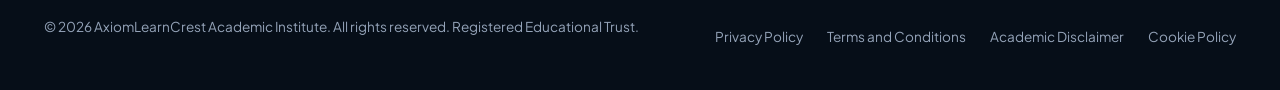
<file: contact.html>
<!DOCTYPE html>
<html lang="en">
<head>
  <meta charset="UTF-8">
  <meta name="viewport" content="width=device-width, initial-scale=1.0">
  <title>Admissions & Inquiries | AxiomLearnCrest Academy</title>
  <meta name="description" content="Contact the admissions secretariat, request fellowship syllabi, or submit preliminary research dossiers to AxiomLearnCrest.">
  <link rel="canonical" href="https://axiomlearncrest.com/contact.html">
<link rel="preconnect" href="https://fonts.googleapis.com">
<link rel="preconnect" href="https://fonts.gstatic.com" crossorigin>
<link href="https://fonts.googleapis.com/css2?family=Cormorant+Garamond:ital,wght@0,400;0,600;0,700;1,400;1,600&family=JetBrains+Mono:wght@400;500;700&family=Plus+Jakarta+Sans:wght@400;500;600;700;800&display=swap" rel="stylesheet">
  <link rel="stylesheet" href="assets/css/style.css">
  <link rel="icon" href="favicon.ico">
<!-- Google tag (gtag.js) -->
<script async src="https://www.googletagmanager.com/gtag/js?id=G-0LY0HY7L01"></script>
<script>
  window.dataLayer = window.dataLayer || [];
  function gtag(){dataLayer.push(arguments);}
  gtag("js", new Date());
  gtag("config", "G-0LY0HY7L01");
</script>
</head>
<body>

<!-- Header Navigation -->
<header class="site-header">
  <div class="container">
    <div class="nav-inner">
      <a href="index.php" class="brand-logo" aria-label="AxiomLearnCrest Academy">
        <span class="crest-symbol">&Lambda;</span>
        <span>AxiomLearnCrest</span>
      </a>
      <ul class="nav-menu">
        <li><a href="index.php" class="nav-link ">Home</a></li>
        <li><a href="about.html" class="nav-link ">About Academy</a></li>
        <li><a href="blog.html" class="nav-link ">Curricula & Treatises</a></li>
        <li><a href="contact.html" class="nav-link active">Admissions & Contact</a></li>
      </ul>
      <div class="nav-actions">
        <a href="contact.html" class="btn btn-primary btn-sm">Apply for Fellowship</a>
        <button class="hamburger-btn" id="hamburger-btn" aria-label="Open Navigation Menu">
          <svg viewBox="0 0 24 24" fill="none" stroke="currentColor" stroke-width="2"><line x1="3" y1="12" x2="21" y2="12"/><line x1="3" y1="6" x2="21" y2="6"/><line x1="3" y1="18" x2="21" y2="18"/></svg>
        </button>
      </div>
    </div>
  </div>
</header>

<!-- Mobile Navigation Drawer -->
<div class="drawer-overlay" id="drawer-overlay"></div>
<div class="mobile-drawer" id="mobile-drawer" role="dialog" aria-modal="true" aria-label="Mobile Navigation">
  <div class="drawer-header">
    <a href="index.php" class="brand-logo" style="font-size:1.35rem;">
      <span class="crest-symbol" style="width:32px;height:32px;font-size:1rem;">&Lambda;</span>
      <span>AxiomLearnCrest</span>
    </a>
    <button class="drawer-close-btn" id="drawer-close" aria-label="Close Navigation Menu">
      <svg width="24" height="24" viewBox="0 0 24 24" fill="none" stroke="currentColor" stroke-width="2"><line x1="18" y1="6" x2="6" y2="18"/><line x1="6" y1="6" x2="18" y2="18"/></svg>
    </button>
  </div>
  <ul class="drawer-nav">
    <li><a href="index.php">Home</a></li>
    <li><a href="about.html">About Academy</a></li>
    <li><a href="blog.html">Curricula & Treatises</a></li>
    <li><a href="contact.html">Admissions & Contact</a></li>
    <li><a href="privacy-policy.html">Privacy Policy</a></li>
    <li><a href="terms-and-conditions.html">Terms & Conditions</a></li>
  </ul>
  <div style="margin-top:auto;padding-top:1.5rem;border-top:1px solid var(--color-border);">
    <a href="contact.html" class="btn btn-accent" style="width:100%;">Apply for Fellowship</a>
  </div>
</div>


<main>
  <section class="article-header">
    <div class="container-narrow">
      <span class="section-tag">Academic Secretariat</span>
      <h1 style="font-size:3rem;margin-bottom:1rem;">Admissions & Scholarly Inquiries</h1>
      <p style="font-size:1.2rem;color:var(--color-slate-600);line-height:1.7;">
        Connect with our admissions committee, schedule a residential campus visit, or inquire about postdoctoral research appointments.
      </p>
    </div>
  </section>

  <div class="container" style="padding:4rem 1.5rem;">
    <div class="grid-2">
      <div>
        <h2>Contact Information</h2>
        <p>Our academic secretariat handles applications, institutional partnerships, and visiting scholar arrangements with promptness and scholarly care.</p>
        
        <div style="display:flex;flex-direction:column;gap:1.5rem;margin:2rem 0;">
          <div style="display:flex;gap:1rem;align-items:flex-start;">
            <div class="card-icon" style="width:44px;height:44px;margin-bottom:0;flex-shrink:0;">
              <svg viewBox="0 0 24 24" fill="none" stroke="currentColor" stroke-width="2"><path d="M21 10c0 7-9 13-9 13s-9-6-9-13a9 9 0 0 1 18 0z"/><circle cx="12" cy="10" r="3"/></svg>
            </div>
            <div>
              <h4 style="margin-bottom:0.25rem;">Residential Academic Quad</h4>
              <p style="color:var(--color-slate-600);margin-bottom:0;">742 Creststone Cloisters, Cambridge, MA 02138, United States</p>
            </div>
          </div>

          <div style="display:flex;gap:1rem;align-items:flex-start;">
            <div class="card-icon" style="width:44px;height:44px;margin-bottom:0;flex-shrink:0;">
              <svg viewBox="0 0 24 24" fill="none" stroke="currentColor" stroke-width="2"><path d="M4 4h16c1.1 0 2 .9 2 2v12c0 1.1-.9 2-2 2H4c-1.1 0-2-.9-2-2V6c0-1.1.9-2 2-2z"/><polyline points="22,6 12,13 2,6"/></svg>
            </div>
            <div>
              <h4 style="margin-bottom:0.25rem;">Electronic Mail Directives</h4>
              <p style="color:var(--color-slate-600);margin-bottom:0;">
                Admissions: <strong>fellowship@axiomlearncrest.com</strong><br>
                Dean of Research: <strong>secretariat@axiomlearncrest.com</strong>
              </p>
            </div>
          </div>

          <div style="display:flex;gap:1rem;align-items:flex-start;">
            <div class="card-icon" style="width:44px;height:44px;margin-bottom:0;flex-shrink:0;">
              <svg viewBox="0 0 24 24" fill="none" stroke="currentColor" stroke-width="2"><path d="M22 16.92v3a2 2 0 0 1-2.18 2 19.79 19.79 0 0 1-8.63-3.07 19.5 19.5 0 0 1-6-6 19.79 19.79 0 0 1-3.07-8.67A2 2 0 0 1 4.11 2h3a2 2 0 0 1 2 1.72 12.84 12.84 0 0 0 .7 2.81 2 2 0 0 1-.45 2.11L8.09 9.91a16 16 0 0 0 6 6l1.27-1.27a2 2 0 0 1 2.11-.45 12.84 12.84 0 0 0 2.81.7A2 2 0 0 1 22 16.92z"/></svg>
            </div>
            <div>
              <h4 style="margin-bottom:0.25rem;">Telephone Direct Line</h4>
              <p style="color:var(--color-slate-600);margin-bottom:0;">+1 (617) 555-0198 (Monday – Friday, 9:00 AM – 5:00 PM EST)</p>
            </div>
          </div>
        </div>

        <div class="callout-box">
          <strong>Campus Protocols:</strong> Due to ongoing residential seminars and quiet library research, all in-person visits to the Cambridge Cloisters must be scheduled at least 14 days in advance through the academic secretariat.
        </div>
      </div>

      <div>
        <div style="background:#ffffff;padding:2.5rem;border-radius:var(--radius-lg);box-shadow:var(--shadow-md);border:1px solid var(--color-border);">
          <h3 style="margin-bottom:1.5rem;">Academic Inquiry & Application</h3>
          <form data-axiom-form>
            <div class="form-group">
              <label class="form-label">Full Name & Honorific</label>
              <input type="text" class="form-control" placeholder="e.g. Dr. Julian Vance" required>
            </div>
            <div class="form-group">
              <label class="form-label">Institutional Affiliation / Email</label>
              <input type="email" class="form-control" placeholder="e.g. j.vance@oxford.edu" required>
            </div>
            <div class="form-group">
              <label class="form-label">Nature of Inquiry</label>
              <select class="form-control" required>
                <option value="">Select Inquiring Department</option>
                <option value="admissions">Fellowship Admissions & Problem Set Submission</option>
                <option value="visiting">Visiting Scholar / Postdoctoral Appointment</option>
                <option value="curricula">Curricular Syllabi & Treatise Reprints</option>
                <option value="press">Academic Press & Media Inquiries</option>
              </select>
            </div>
            <div class="form-group">
              <label class="form-label">Message & Scholarly Background</label>
              <textarea class="form-control" placeholder="Provide details regarding your mathematical background, current research, or specific questions." required></textarea>
            </div>
            <button type="submit" class="btn btn-primary" style="width:100%;">Transmit Formal Communication &rarr;</button>
          </form>
        </div>
      </div>
    </div>
  </div>
</main>

<!-- Footer -->
<footer class="site-footer">
  <div class="container">
    <div class="footer-grid">
      <div class="footer-brand">
        <h3><span class="crest-symbol" style="width:30px;height:30px;font-size:1rem;">&Lambda;</span> AxiomLearnCrest</h3>
        <p>AxiomLearnCrest is an elite institution dedicated to axiomatic mathematics, theoretical computing, epistemology, and foundational research fellowships. Empowering scholars worldwide to solve humanity's hardest intellectual questions.</p>
        <div style="font-family:var(--font-mono);font-size:0.85rem;color:var(--color-slate-400);">
          <span>Cambridge &bull; Zurich &bull; Global Online Fellows</span>
        </div>
      </div>
      <div>
        <h4 class="footer-title">Academic Curricula</h4>
        <ul class="footer-links">
          <li><a href="blog.html">Axiomatic Mathematics</a></li>
          <li><a href="blog.html">Discrete Algorithms & Logic</a></li>
          <li><a href="blog.html">Cognitive Epistemology</a></li>
          <li><a href="blog.html">Astrophysical Mechanics</a></li>
          <li><a href="blog.html">Quantum Computing Foundations</a></li>
        </ul>
      </div>
      <div>
        <h4 class="footer-title">The Academy</h4>
        <ul class="footer-links">
          <li><a href="about.html">Dean's Letter & Creed</a></li>
          <li><a href="about.html#faculty">Faculty & Research Fellows</a></li>
          <li><a href="contact.html">Honors Admissions</a></li>
          <li><a href="blog.html">Research Journal</a></li>
          <li><a href="contact.html">Campus Visit Protocol</a></li>
        </ul>
      </div>
      <div>
        <h4 class="footer-title">Scholarly Inquiries</h4>
        <p style="font-size:0.9rem;margin-bottom:1rem;">Admissions Office: <br><strong style="color:#ffffff;">fellowship@axiomlearncrest.com</strong></p>
        <p style="font-size:0.9rem;margin-bottom:1.5rem;">Crest Secretariat: <br>+1 (617) 555-0198</p>
        <a href="contact.html" class="btn btn-outline-white btn-sm" style="width:100%;">Submit Research Dossier</a>
      </div>
    </div>
    <div class="footer-bottom">
      <p>&copy; 2026 AxiomLearnCrest Academic Institute. All rights reserved. Registered Educational Trust.</p>
      <div class="footer-legal-links">
        <a href="privacy-policy.html">Privacy Policy</a>
        <a href="terms-and-conditions.html">Terms and Conditions</a>
        <a href="disclaimer.html">Academic Disclaimer</a>
        <a href="cookie-policy.html">Cookie Policy</a>
      </div>
    </div>
  </div>
</footer>
<script src="assets/js/main.js"></script>


</body>
</html>
</file>
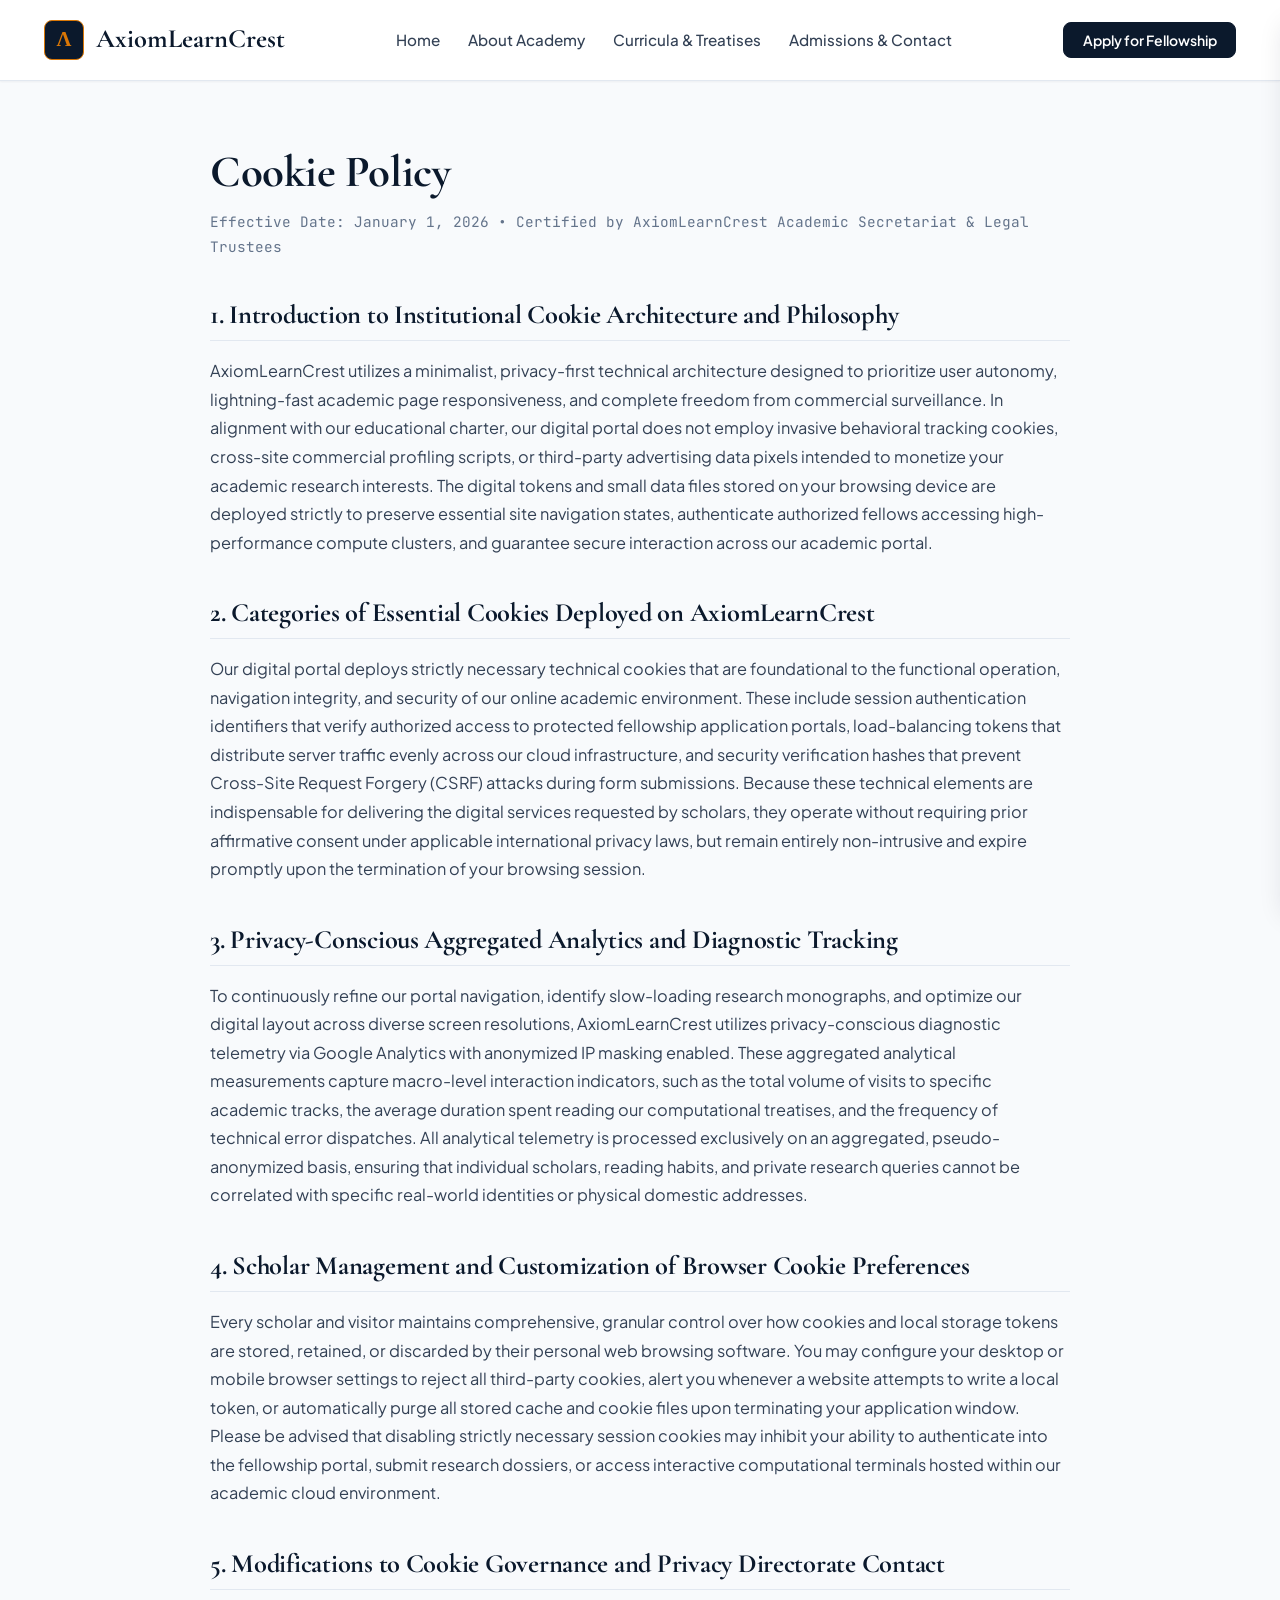
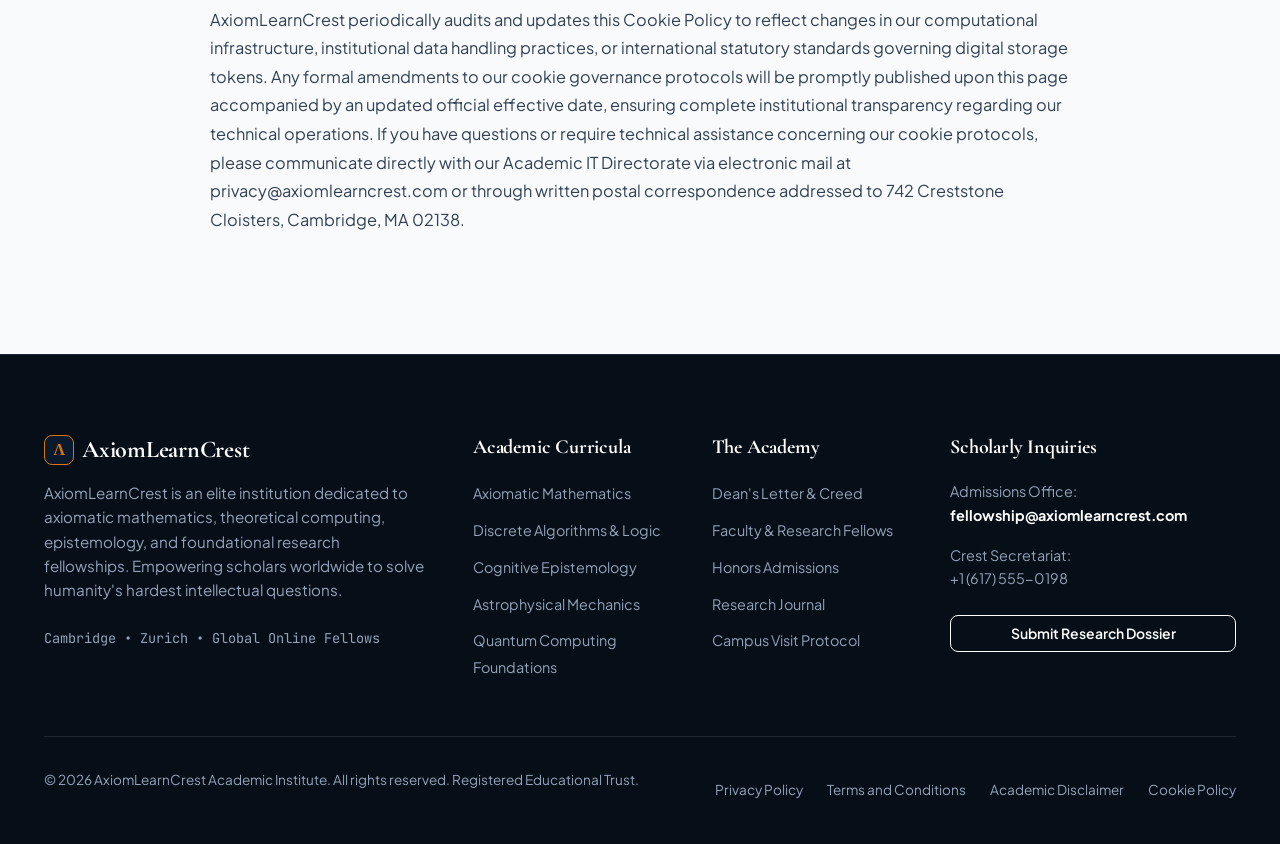
<file: cookie-policy.html>
<!DOCTYPE html>
<html lang="en">
<head>
  <meta charset="UTF-8">
  <meta name="viewport" content="width=device-width, initial-scale=1.0">
  <title>Cookie Policy | AxiomLearnCrest Academic Institute</title>
  <meta name="description" content="Official Cookie Policy governing fellowship applications, institutional data handling, research intellectual property, and academic ethics at AxiomLearnCrest.">
  <link rel="canonical" href="https://axiomlearncrest.com/cookie-policy.html">
<link rel="preconnect" href="https://fonts.googleapis.com">
<link rel="preconnect" href="https://fonts.gstatic.com" crossorigin>
<link href="https://fonts.googleapis.com/css2?family=Cormorant+Garamond:ital,wght@0,400;0,600;0,700;1,400;1,600&family=JetBrains+Mono:wght@400;500;700&family=Plus+Jakarta+Sans:wght@400;500;600;700;800&display=swap" rel="stylesheet">
  <link rel="stylesheet" href="assets/css/style.css">
  <link rel="icon" href="favicon.ico">
<!-- Google tag (gtag.js) -->
<script async src="https://www.googletagmanager.com/gtag/js?id=G-0LY0HY7L01"></script>
<script>
  window.dataLayer = window.dataLayer || [];
  function gtag(){dataLayer.push(arguments);}
  gtag("js", new Date());
  gtag("config", "G-0LY0HY7L01");
</script>
</head>
<body>

<!-- Header Navigation -->
<header class="site-header">
  <div class="container">
    <div class="nav-inner">
      <a href="index.php" class="brand-logo" aria-label="AxiomLearnCrest Academy">
        <span class="crest-symbol">&Lambda;</span>
        <span>AxiomLearnCrest</span>
      </a>
      <ul class="nav-menu">
        <li><a href="index.php" class="nav-link ">Home</a></li>
        <li><a href="about.html" class="nav-link ">About Academy</a></li>
        <li><a href="blog.html" class="nav-link ">Curricula & Treatises</a></li>
        <li><a href="contact.html" class="nav-link ">Admissions & Contact</a></li>
      </ul>
      <div class="nav-actions">
        <a href="contact.html" class="btn btn-primary btn-sm">Apply for Fellowship</a>
        <button class="hamburger-btn" id="hamburger-btn" aria-label="Open Navigation Menu">
          <svg viewBox="0 0 24 24" fill="none" stroke="currentColor" stroke-width="2"><line x1="3" y1="12" x2="21" y2="12"/><line x1="3" y1="6" x2="21" y2="6"/><line x1="3" y1="18" x2="21" y2="18"/></svg>
        </button>
      </div>
    </div>
  </div>
</header>

<!-- Mobile Navigation Drawer -->
<div class="drawer-overlay" id="drawer-overlay"></div>
<div class="mobile-drawer" id="mobile-drawer" role="dialog" aria-modal="true" aria-label="Mobile Navigation">
  <div class="drawer-header">
    <a href="index.php" class="brand-logo" style="font-size:1.35rem;">
      <span class="crest-symbol" style="width:32px;height:32px;font-size:1rem;">&Lambda;</span>
      <span>AxiomLearnCrest</span>
    </a>
    <button class="drawer-close-btn" id="drawer-close" aria-label="Close Navigation Menu">
      <svg width="24" height="24" viewBox="0 0 24 24" fill="none" stroke="currentColor" stroke-width="2"><line x1="18" y1="6" x2="6" y2="18"/><line x1="6" y1="6" x2="18" y2="18"/></svg>
    </button>
  </div>
  <ul class="drawer-nav">
    <li><a href="index.php">Home</a></li>
    <li><a href="about.html">About Academy</a></li>
    <li><a href="blog.html">Curricula & Treatises</a></li>
    <li><a href="contact.html">Admissions & Contact</a></li>
    <li><a href="privacy-policy.html">Privacy Policy</a></li>
    <li><a href="terms-and-conditions.html">Terms & Conditions</a></li>
  </ul>
  <div style="margin-top:auto;padding-top:1.5rem;border-top:1px solid var(--color-border);">
    <a href="contact.html" class="btn btn-accent" style="width:100%;">Apply for Fellowship</a>
  </div>
</div>


<main>
  <div class="container">
    <div class="legal-page">
      <h1>Cookie Policy</h1>
      <p style="color:var(--color-slate-500);font-family:var(--font-mono);font-size:0.9rem;margin-bottom:2rem;">
        Effective Date: January 1, 2026 &bull; Certified by AxiomLearnCrest Academic Secretariat & Legal Trustees
      </p>
      
<h2>1. Introduction to Institutional Cookie Architecture and Philosophy</h2>
<p>AxiomLearnCrest utilizes a minimalist, privacy-first technical architecture designed to prioritize user autonomy, lightning-fast academic page responsiveness, and complete freedom from commercial surveillance. In alignment with our educational charter, our digital portal does not employ invasive behavioral tracking cookies, cross-site commercial profiling scripts, or third-party advertising data pixels intended to monetize your academic research interests. The digital tokens and small data files stored on your browsing device are deployed strictly to preserve essential site navigation states, authenticate authorized fellows accessing high-performance compute clusters, and guarantee secure interaction across our academic portal.</p>

<h2>2. Categories of Essential Cookies Deployed on AxiomLearnCrest</h2>
<p>Our digital portal deploys strictly necessary technical cookies that are foundational to the functional operation, navigation integrity, and security of our online academic environment. These include session authentication identifiers that verify authorized access to protected fellowship application portals, load-balancing tokens that distribute server traffic evenly across our cloud infrastructure, and security verification hashes that prevent Cross-Site Request Forgery (CSRF) attacks during form submissions. Because these technical elements are indispensable for delivering the digital services requested by scholars, they operate without requiring prior affirmative consent under applicable international privacy laws, but remain entirely non-intrusive and expire promptly upon the termination of your browsing session.</p>

<h2>3. Privacy-Conscious Aggregated Analytics and Diagnostic Tracking</h2>
<p>To continuously refine our portal navigation, identify slow-loading research monographs, and optimize our digital layout across diverse screen resolutions, AxiomLearnCrest utilizes privacy-conscious diagnostic telemetry via Google Analytics with anonymized IP masking enabled. These aggregated analytical measurements capture macro-level interaction indicators, such as the total volume of visits to specific academic tracks, the average duration spent reading our computational treatises, and the frequency of technical error dispatches. All analytical telemetry is processed exclusively on an aggregated, pseudo-anonymized basis, ensuring that individual scholars, reading habits, and private research queries cannot be correlated with specific real-world identities or physical domestic addresses.</p>

<h2>4. Scholar Management and Customization of Browser Cookie Preferences</h2>
<p>Every scholar and visitor maintains comprehensive, granular control over how cookies and local storage tokens are stored, retained, or discarded by their personal web browsing software. You may configure your desktop or mobile browser settings to reject all third-party cookies, alert you whenever a website attempts to write a local token, or automatically purge all stored cache and cookie files upon terminating your application window. Please be advised that disabling strictly necessary session cookies may inhibit your ability to authenticate into the fellowship portal, submit research dossiers, or access interactive computational terminals hosted within our academic cloud environment.</p>

<h2>5. Modifications to Cookie Governance and Privacy Directorate Contact</h2>
<p>AxiomLearnCrest periodically audits and updates this Cookie Policy to reflect changes in our computational infrastructure, institutional data handling practices, or international statutory standards governing digital storage tokens. Any formal amendments to our cookie governance protocols will be promptly published upon this page accompanied by an updated official effective date, ensuring complete institutional transparency regarding our technical operations. If you have questions or require technical assistance concerning our cookie protocols, please communicate directly with our Academic IT Directorate via electronic mail at privacy@axiomlearncrest.com or through written postal correspondence addressed to 742 Creststone Cloisters, Cambridge, MA 02138.</p>

    </div>
  </div>
</main>

<!-- Footer -->
<footer class="site-footer">
  <div class="container">
    <div class="footer-grid">
      <div class="footer-brand">
        <h3><span class="crest-symbol" style="width:30px;height:30px;font-size:1rem;">&Lambda;</span> AxiomLearnCrest</h3>
        <p>AxiomLearnCrest is an elite institution dedicated to axiomatic mathematics, theoretical computing, epistemology, and foundational research fellowships. Empowering scholars worldwide to solve humanity's hardest intellectual questions.</p>
        <div style="font-family:var(--font-mono);font-size:0.85rem;color:var(--color-slate-400);">
          <span>Cambridge &bull; Zurich &bull; Global Online Fellows</span>
        </div>
      </div>
      <div>
        <h4 class="footer-title">Academic Curricula</h4>
        <ul class="footer-links">
          <li><a href="blog.html">Axiomatic Mathematics</a></li>
          <li><a href="blog.html">Discrete Algorithms & Logic</a></li>
          <li><a href="blog.html">Cognitive Epistemology</a></li>
          <li><a href="blog.html">Astrophysical Mechanics</a></li>
          <li><a href="blog.html">Quantum Computing Foundations</a></li>
        </ul>
      </div>
      <div>
        <h4 class="footer-title">The Academy</h4>
        <ul class="footer-links">
          <li><a href="about.html">Dean's Letter & Creed</a></li>
          <li><a href="about.html#faculty">Faculty & Research Fellows</a></li>
          <li><a href="contact.html">Honors Admissions</a></li>
          <li><a href="blog.html">Research Journal</a></li>
          <li><a href="contact.html">Campus Visit Protocol</a></li>
        </ul>
      </div>
      <div>
        <h4 class="footer-title">Scholarly Inquiries</h4>
        <p style="font-size:0.9rem;margin-bottom:1rem;">Admissions Office: <br><strong style="color:#ffffff;">fellowship@axiomlearncrest.com</strong></p>
        <p style="font-size:0.9rem;margin-bottom:1.5rem;">Crest Secretariat: <br>+1 (617) 555-0198</p>
        <a href="contact.html" class="btn btn-outline-white btn-sm" style="width:100%;">Submit Research Dossier</a>
      </div>
    </div>
    <div class="footer-bottom">
      <p>&copy; 2026 AxiomLearnCrest Academic Institute. All rights reserved. Registered Educational Trust.</p>
      <div class="footer-legal-links">
        <a href="privacy-policy.html">Privacy Policy</a>
        <a href="terms-and-conditions.html">Terms and Conditions</a>
        <a href="disclaimer.html">Academic Disclaimer</a>
        <a href="cookie-policy.html">Cookie Policy</a>
      </div>
    </div>
  </div>
</footer>
<script src="assets/js/main.js"></script>


</body>
</html>
</file>
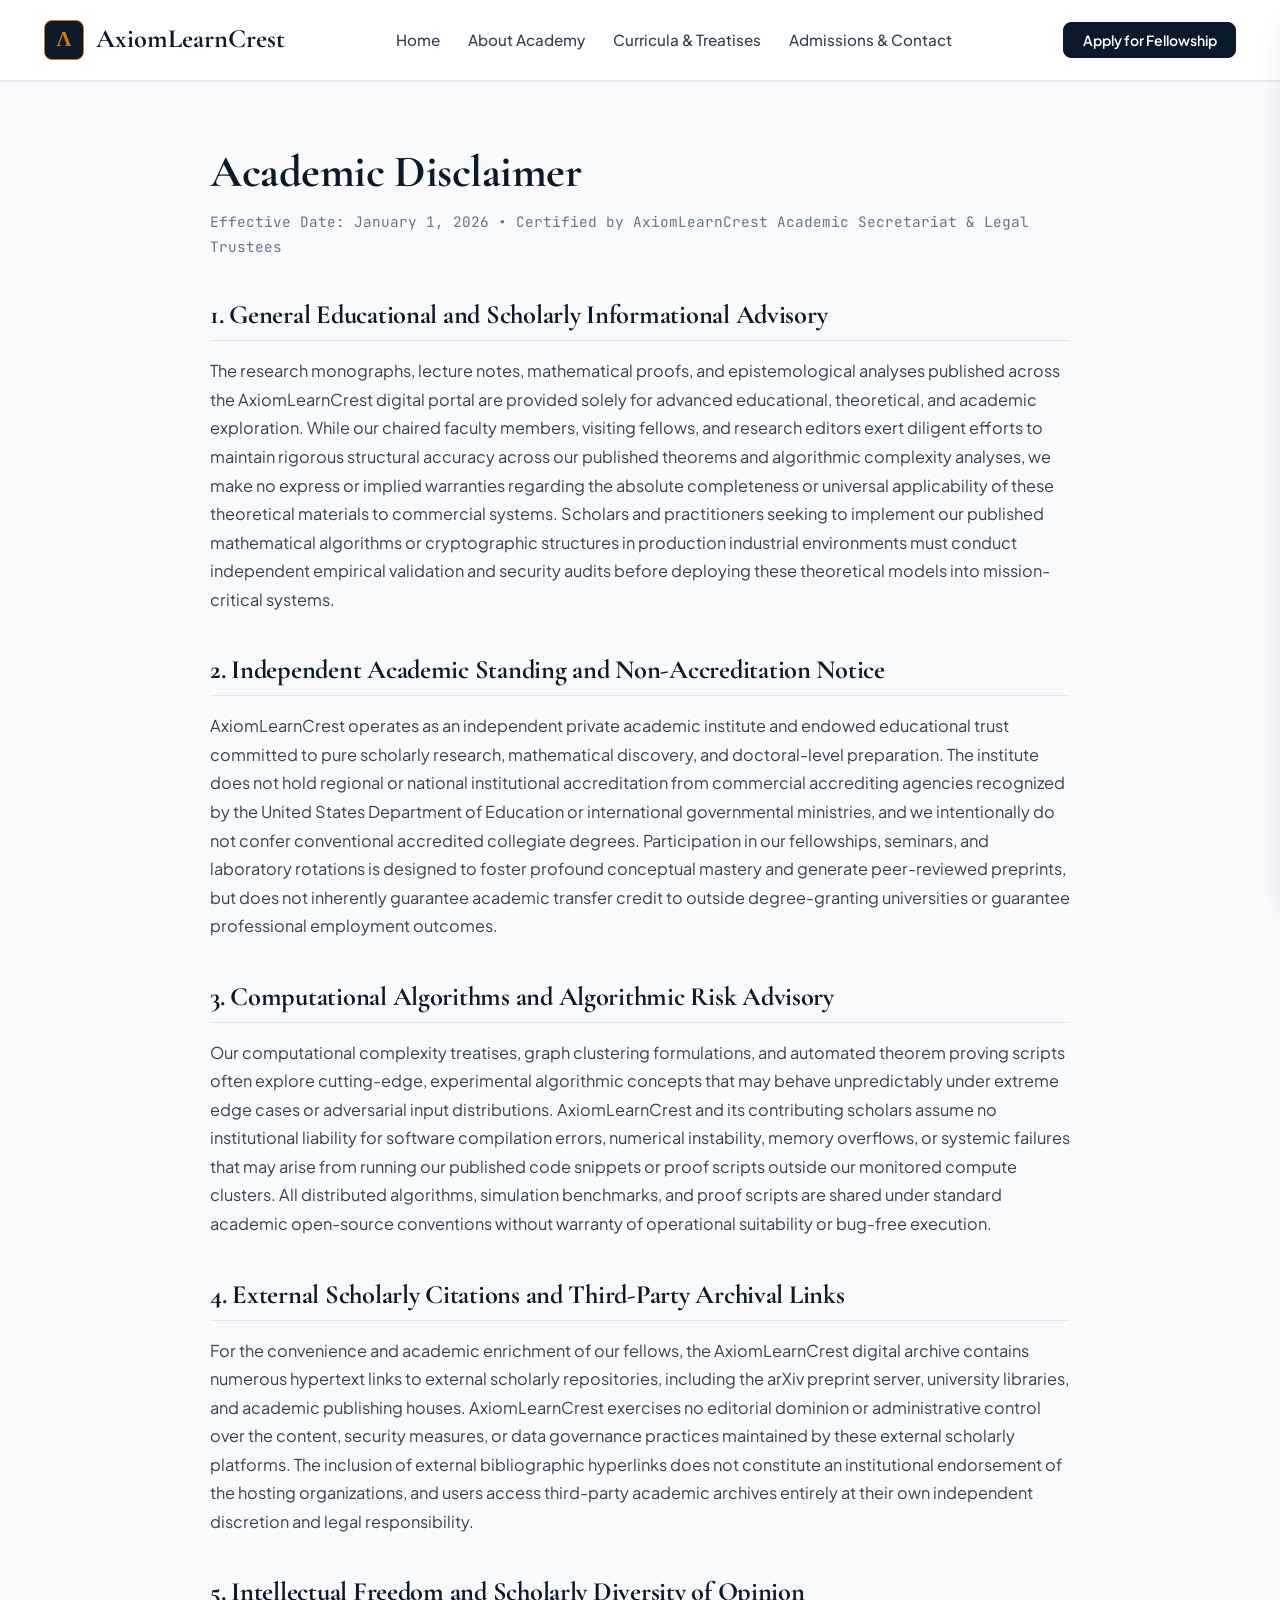
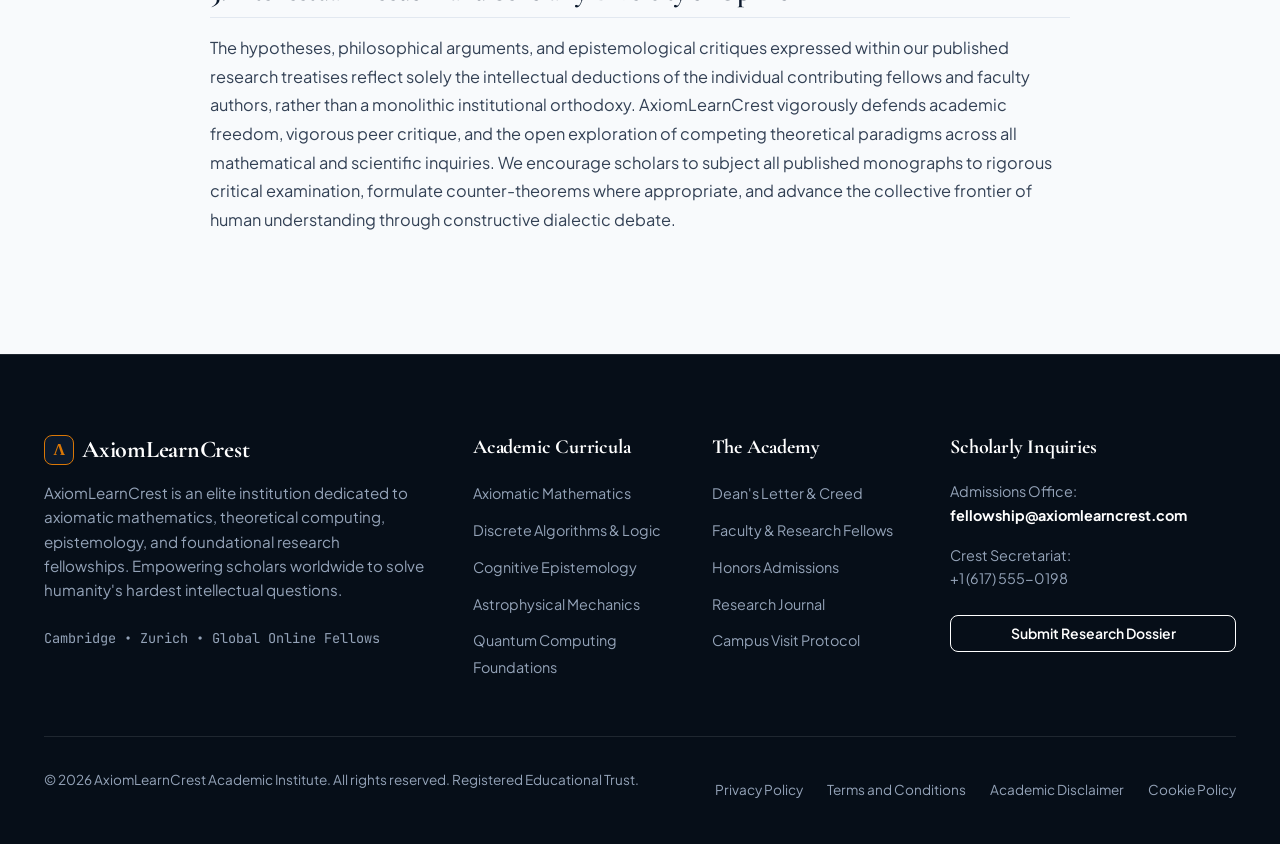
<file: disclaimer.html>
<!DOCTYPE html>
<html lang="en">
<head>
  <meta charset="UTF-8">
  <meta name="viewport" content="width=device-width, initial-scale=1.0">
  <title>Academic Disclaimer | AxiomLearnCrest Academic Institute</title>
  <meta name="description" content="Official Academic Disclaimer governing fellowship applications, institutional data handling, research intellectual property, and academic ethics at AxiomLearnCrest.">
  <link rel="canonical" href="https://axiomlearncrest.com/disclaimer.html">
<link rel="preconnect" href="https://fonts.googleapis.com">
<link rel="preconnect" href="https://fonts.gstatic.com" crossorigin>
<link href="https://fonts.googleapis.com/css2?family=Cormorant+Garamond:ital,wght@0,400;0,600;0,700;1,400;1,600&family=JetBrains+Mono:wght@400;500;700&family=Plus+Jakarta+Sans:wght@400;500;600;700;800&display=swap" rel="stylesheet">
  <link rel="stylesheet" href="assets/css/style.css">
  <link rel="icon" href="favicon.ico">
<!-- Google tag (gtag.js) -->
<script async src="https://www.googletagmanager.com/gtag/js?id=G-0LY0HY7L01"></script>
<script>
  window.dataLayer = window.dataLayer || [];
  function gtag(){dataLayer.push(arguments);}
  gtag("js", new Date());
  gtag("config", "G-0LY0HY7L01");
</script>
</head>
<body>

<!-- Header Navigation -->
<header class="site-header">
  <div class="container">
    <div class="nav-inner">
      <a href="index.php" class="brand-logo" aria-label="AxiomLearnCrest Academy">
        <span class="crest-symbol">&Lambda;</span>
        <span>AxiomLearnCrest</span>
      </a>
      <ul class="nav-menu">
        <li><a href="index.php" class="nav-link ">Home</a></li>
        <li><a href="about.html" class="nav-link ">About Academy</a></li>
        <li><a href="blog.html" class="nav-link ">Curricula & Treatises</a></li>
        <li><a href="contact.html" class="nav-link ">Admissions & Contact</a></li>
      </ul>
      <div class="nav-actions">
        <a href="contact.html" class="btn btn-primary btn-sm">Apply for Fellowship</a>
        <button class="hamburger-btn" id="hamburger-btn" aria-label="Open Navigation Menu">
          <svg viewBox="0 0 24 24" fill="none" stroke="currentColor" stroke-width="2"><line x1="3" y1="12" x2="21" y2="12"/><line x1="3" y1="6" x2="21" y2="6"/><line x1="3" y1="18" x2="21" y2="18"/></svg>
        </button>
      </div>
    </div>
  </div>
</header>

<!-- Mobile Navigation Drawer -->
<div class="drawer-overlay" id="drawer-overlay"></div>
<div class="mobile-drawer" id="mobile-drawer" role="dialog" aria-modal="true" aria-label="Mobile Navigation">
  <div class="drawer-header">
    <a href="index.php" class="brand-logo" style="font-size:1.35rem;">
      <span class="crest-symbol" style="width:32px;height:32px;font-size:1rem;">&Lambda;</span>
      <span>AxiomLearnCrest</span>
    </a>
    <button class="drawer-close-btn" id="drawer-close" aria-label="Close Navigation Menu">
      <svg width="24" height="24" viewBox="0 0 24 24" fill="none" stroke="currentColor" stroke-width="2"><line x1="18" y1="6" x2="6" y2="18"/><line x1="6" y1="6" x2="18" y2="18"/></svg>
    </button>
  </div>
  <ul class="drawer-nav">
    <li><a href="index.php">Home</a></li>
    <li><a href="about.html">About Academy</a></li>
    <li><a href="blog.html">Curricula & Treatises</a></li>
    <li><a href="contact.html">Admissions & Contact</a></li>
    <li><a href="privacy-policy.html">Privacy Policy</a></li>
    <li><a href="terms-and-conditions.html">Terms & Conditions</a></li>
  </ul>
  <div style="margin-top:auto;padding-top:1.5rem;border-top:1px solid var(--color-border);">
    <a href="contact.html" class="btn btn-accent" style="width:100%;">Apply for Fellowship</a>
  </div>
</div>


<main>
  <div class="container">
    <div class="legal-page">
      <h1>Academic Disclaimer</h1>
      <p style="color:var(--color-slate-500);font-family:var(--font-mono);font-size:0.9rem;margin-bottom:2rem;">
        Effective Date: January 1, 2026 &bull; Certified by AxiomLearnCrest Academic Secretariat & Legal Trustees
      </p>
      
<h2>1. General Educational and Scholarly Informational Advisory</h2>
<p>The research monographs, lecture notes, mathematical proofs, and epistemological analyses published across the AxiomLearnCrest digital portal are provided solely for advanced educational, theoretical, and academic exploration. While our chaired faculty members, visiting fellows, and research editors exert diligent efforts to maintain rigorous structural accuracy across our published theorems and algorithmic complexity analyses, we make no express or implied warranties regarding the absolute completeness or universal applicability of these theoretical materials to commercial systems. Scholars and practitioners seeking to implement our published mathematical algorithms or cryptographic structures in production industrial environments must conduct independent empirical validation and security audits before deploying these theoretical models into mission-critical systems.</p>

<h2>2. Independent Academic Standing and Non-Accreditation Notice</h2>
<p>AxiomLearnCrest operates as an independent private academic institute and endowed educational trust committed to pure scholarly research, mathematical discovery, and doctoral-level preparation. The institute does not hold regional or national institutional accreditation from commercial accrediting agencies recognized by the United States Department of Education or international governmental ministries, and we intentionally do not confer conventional accredited collegiate degrees. Participation in our fellowships, seminars, and laboratory rotations is designed to foster profound conceptual mastery and generate peer-reviewed preprints, but does not inherently guarantee academic transfer credit to outside degree-granting universities or guarantee professional employment outcomes.</p>

<h2>3. Computational Algorithms and Algorithmic Risk Advisory</h2>
<p>Our computational complexity treatises, graph clustering formulations, and automated theorem proving scripts often explore cutting-edge, experimental algorithmic concepts that may behave unpredictably under extreme edge cases or adversarial input distributions. AxiomLearnCrest and its contributing scholars assume no institutional liability for software compilation errors, numerical instability, memory overflows, or systemic failures that may arise from running our published code snippets or proof scripts outside our monitored compute clusters. All distributed algorithms, simulation benchmarks, and proof scripts are shared under standard academic open-source conventions without warranty of operational suitability or bug-free execution.</p>

<h2>4. External Scholarly Citations and Third-Party Archival Links</h2>
<p>For the convenience and academic enrichment of our fellows, the AxiomLearnCrest digital archive contains numerous hypertext links to external scholarly repositories, including the arXiv preprint server, university libraries, and academic publishing houses. AxiomLearnCrest exercises no editorial dominion or administrative control over the content, security measures, or data governance practices maintained by these external scholarly platforms. The inclusion of external bibliographic hyperlinks does not constitute an institutional endorsement of the hosting organizations, and users access third-party academic archives entirely at their own independent discretion and legal responsibility.</p>

<h2>5. Intellectual Freedom and Scholarly Diversity of Opinion</h2>
<p>The hypotheses, philosophical arguments, and epistemological critiques expressed within our published research treatises reflect solely the intellectual deductions of the individual contributing fellows and faculty authors, rather than a monolithic institutional orthodoxy. AxiomLearnCrest vigorously defends academic freedom, vigorous peer critique, and the open exploration of competing theoretical paradigms across all mathematical and scientific inquiries. We encourage scholars to subject all published monographs to rigorous critical examination, formulate counter-theorems where appropriate, and advance the collective frontier of human understanding through constructive dialectic debate.</p>

    </div>
  </div>
</main>

<!-- Footer -->
<footer class="site-footer">
  <div class="container">
    <div class="footer-grid">
      <div class="footer-brand">
        <h3><span class="crest-symbol" style="width:30px;height:30px;font-size:1rem;">&Lambda;</span> AxiomLearnCrest</h3>
        <p>AxiomLearnCrest is an elite institution dedicated to axiomatic mathematics, theoretical computing, epistemology, and foundational research fellowships. Empowering scholars worldwide to solve humanity's hardest intellectual questions.</p>
        <div style="font-family:var(--font-mono);font-size:0.85rem;color:var(--color-slate-400);">
          <span>Cambridge &bull; Zurich &bull; Global Online Fellows</span>
        </div>
      </div>
      <div>
        <h4 class="footer-title">Academic Curricula</h4>
        <ul class="footer-links">
          <li><a href="blog.html">Axiomatic Mathematics</a></li>
          <li><a href="blog.html">Discrete Algorithms & Logic</a></li>
          <li><a href="blog.html">Cognitive Epistemology</a></li>
          <li><a href="blog.html">Astrophysical Mechanics</a></li>
          <li><a href="blog.html">Quantum Computing Foundations</a></li>
        </ul>
      </div>
      <div>
        <h4 class="footer-title">The Academy</h4>
        <ul class="footer-links">
          <li><a href="about.html">Dean's Letter & Creed</a></li>
          <li><a href="about.html#faculty">Faculty & Research Fellows</a></li>
          <li><a href="contact.html">Honors Admissions</a></li>
          <li><a href="blog.html">Research Journal</a></li>
          <li><a href="contact.html">Campus Visit Protocol</a></li>
        </ul>
      </div>
      <div>
        <h4 class="footer-title">Scholarly Inquiries</h4>
        <p style="font-size:0.9rem;margin-bottom:1rem;">Admissions Office: <br><strong style="color:#ffffff;">fellowship@axiomlearncrest.com</strong></p>
        <p style="font-size:0.9rem;margin-bottom:1.5rem;">Crest Secretariat: <br>+1 (617) 555-0198</p>
        <a href="contact.html" class="btn btn-outline-white btn-sm" style="width:100%;">Submit Research Dossier</a>
      </div>
    </div>
    <div class="footer-bottom">
      <p>&copy; 2026 AxiomLearnCrest Academic Institute. All rights reserved. Registered Educational Trust.</p>
      <div class="footer-legal-links">
        <a href="privacy-policy.html">Privacy Policy</a>
        <a href="terms-and-conditions.html">Terms and Conditions</a>
        <a href="disclaimer.html">Academic Disclaimer</a>
        <a href="cookie-policy.html">Cookie Policy</a>
      </div>
    </div>
  </div>
</footer>
<script src="assets/js/main.js"></script>


</body>
</html>
</file>
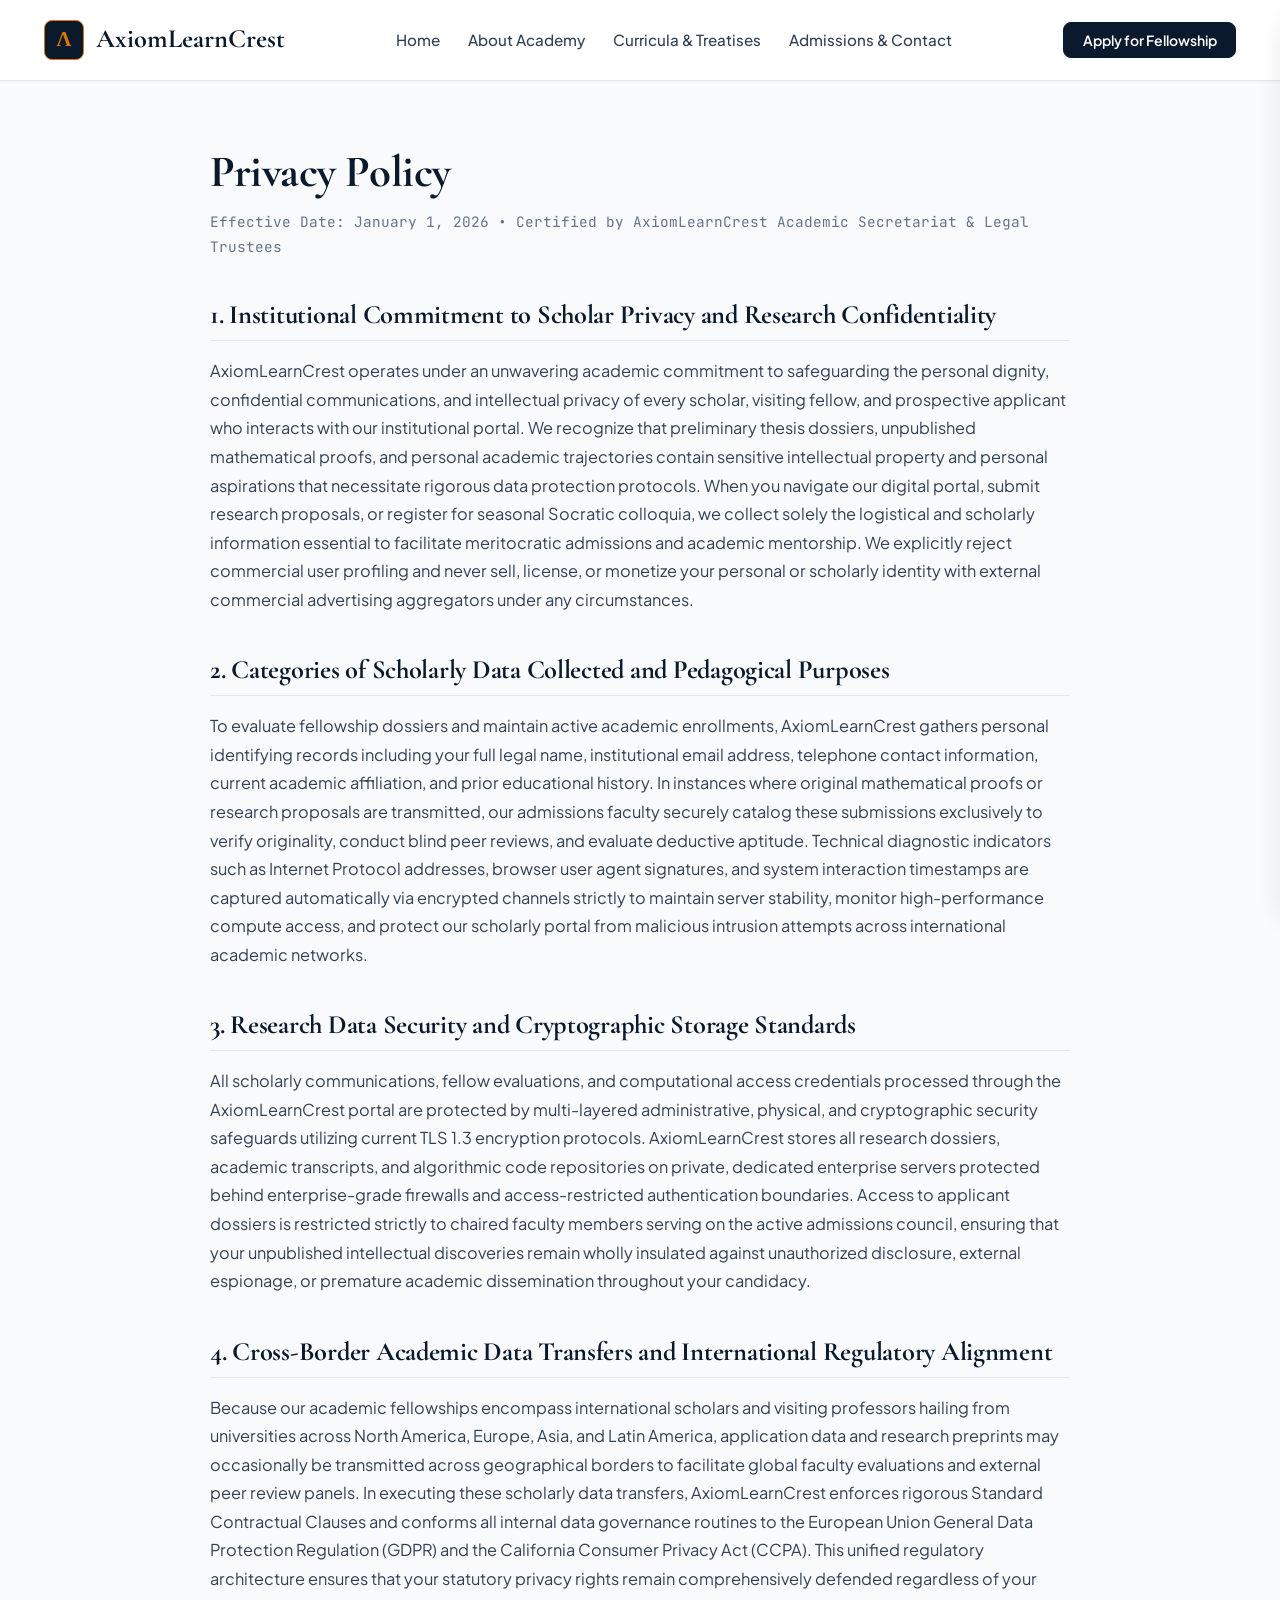
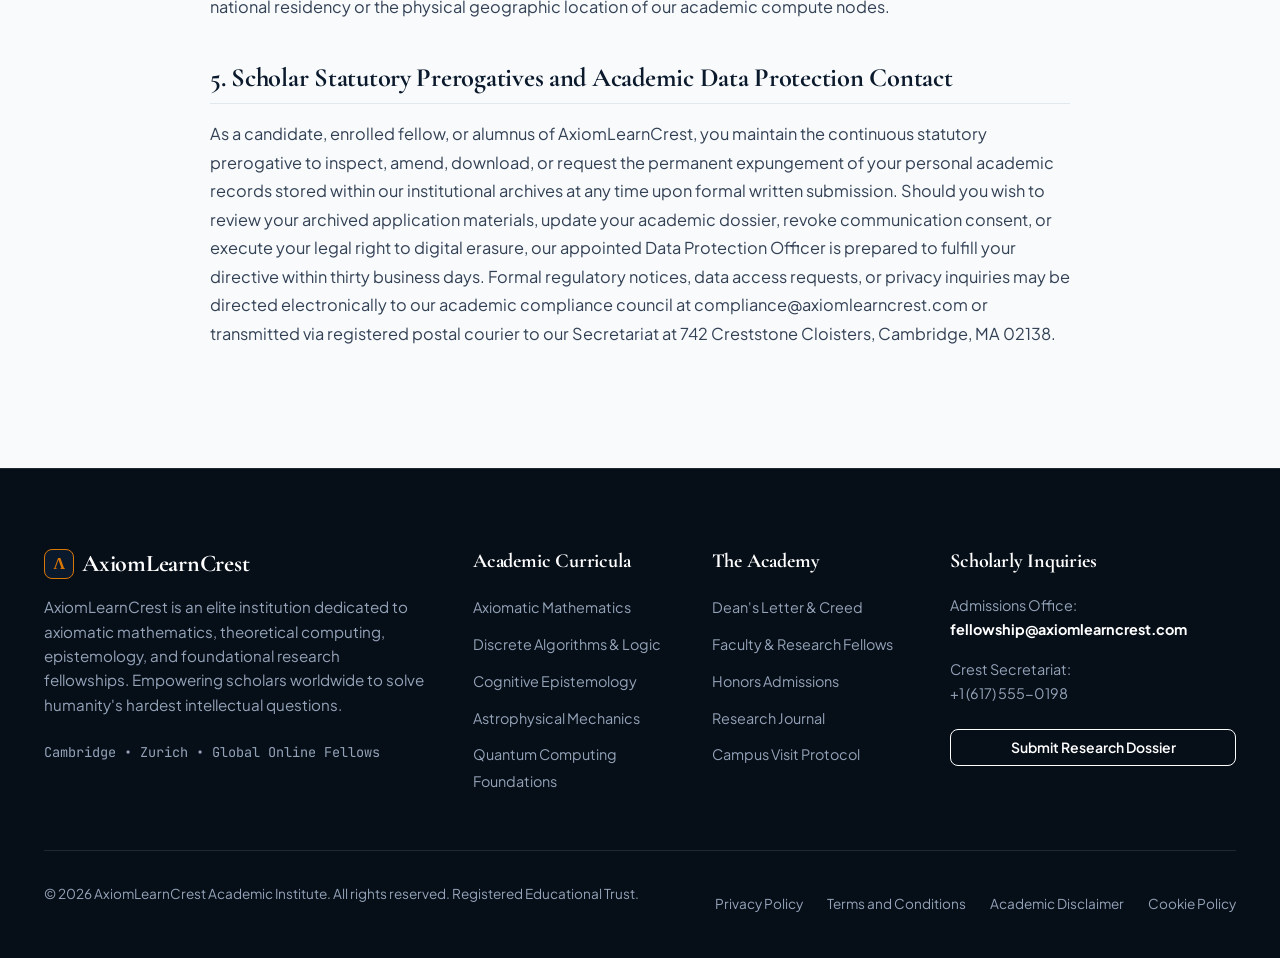
<file: privacy-policy.html>
<!DOCTYPE html>
<html lang="en">
<head>
  <meta charset="UTF-8">
  <meta name="viewport" content="width=device-width, initial-scale=1.0">
  <title>Privacy Policy | AxiomLearnCrest Academic Institute</title>
  <meta name="description" content="Official Privacy Policy governing fellowship applications, institutional data handling, research intellectual property, and academic ethics at AxiomLearnCrest.">
  <link rel="canonical" href="https://axiomlearncrest.com/privacy-policy.html">
<link rel="preconnect" href="https://fonts.googleapis.com">
<link rel="preconnect" href="https://fonts.gstatic.com" crossorigin>
<link href="https://fonts.googleapis.com/css2?family=Cormorant+Garamond:ital,wght@0,400;0,600;0,700;1,400;1,600&family=JetBrains+Mono:wght@400;500;700&family=Plus+Jakarta+Sans:wght@400;500;600;700;800&display=swap" rel="stylesheet">
  <link rel="stylesheet" href="assets/css/style.css">
  <link rel="icon" href="favicon.ico">
<!-- Google tag (gtag.js) -->
<script async src="https://www.googletagmanager.com/gtag/js?id=G-0LY0HY7L01"></script>
<script>
  window.dataLayer = window.dataLayer || [];
  function gtag(){dataLayer.push(arguments);}
  gtag("js", new Date());
  gtag("config", "G-0LY0HY7L01");
</script>
</head>
<body>

<!-- Header Navigation -->
<header class="site-header">
  <div class="container">
    <div class="nav-inner">
      <a href="index.php" class="brand-logo" aria-label="AxiomLearnCrest Academy">
        <span class="crest-symbol">&Lambda;</span>
        <span>AxiomLearnCrest</span>
      </a>
      <ul class="nav-menu">
        <li><a href="index.php" class="nav-link ">Home</a></li>
        <li><a href="about.html" class="nav-link ">About Academy</a></li>
        <li><a href="blog.html" class="nav-link ">Curricula & Treatises</a></li>
        <li><a href="contact.html" class="nav-link ">Admissions & Contact</a></li>
      </ul>
      <div class="nav-actions">
        <a href="contact.html" class="btn btn-primary btn-sm">Apply for Fellowship</a>
        <button class="hamburger-btn" id="hamburger-btn" aria-label="Open Navigation Menu">
          <svg viewBox="0 0 24 24" fill="none" stroke="currentColor" stroke-width="2"><line x1="3" y1="12" x2="21" y2="12"/><line x1="3" y1="6" x2="21" y2="6"/><line x1="3" y1="18" x2="21" y2="18"/></svg>
        </button>
      </div>
    </div>
  </div>
</header>

<!-- Mobile Navigation Drawer -->
<div class="drawer-overlay" id="drawer-overlay"></div>
<div class="mobile-drawer" id="mobile-drawer" role="dialog" aria-modal="true" aria-label="Mobile Navigation">
  <div class="drawer-header">
    <a href="index.php" class="brand-logo" style="font-size:1.35rem;">
      <span class="crest-symbol" style="width:32px;height:32px;font-size:1rem;">&Lambda;</span>
      <span>AxiomLearnCrest</span>
    </a>
    <button class="drawer-close-btn" id="drawer-close" aria-label="Close Navigation Menu">
      <svg width="24" height="24" viewBox="0 0 24 24" fill="none" stroke="currentColor" stroke-width="2"><line x1="18" y1="6" x2="6" y2="18"/><line x1="6" y1="6" x2="18" y2="18"/></svg>
    </button>
  </div>
  <ul class="drawer-nav">
    <li><a href="index.php">Home</a></li>
    <li><a href="about.html">About Academy</a></li>
    <li><a href="blog.html">Curricula & Treatises</a></li>
    <li><a href="contact.html">Admissions & Contact</a></li>
    <li><a href="privacy-policy.html">Privacy Policy</a></li>
    <li><a href="terms-and-conditions.html">Terms & Conditions</a></li>
  </ul>
  <div style="margin-top:auto;padding-top:1.5rem;border-top:1px solid var(--color-border);">
    <a href="contact.html" class="btn btn-accent" style="width:100%;">Apply for Fellowship</a>
  </div>
</div>


<main>
  <div class="container">
    <div class="legal-page">
      <h1>Privacy Policy</h1>
      <p style="color:var(--color-slate-500);font-family:var(--font-mono);font-size:0.9rem;margin-bottom:2rem;">
        Effective Date: January 1, 2026 &bull; Certified by AxiomLearnCrest Academic Secretariat & Legal Trustees
      </p>
      
<h2>1. Institutional Commitment to Scholar Privacy and Research Confidentiality</h2>
<p>AxiomLearnCrest operates under an unwavering academic commitment to safeguarding the personal dignity, confidential communications, and intellectual privacy of every scholar, visiting fellow, and prospective applicant who interacts with our institutional portal. We recognize that preliminary thesis dossiers, unpublished mathematical proofs, and personal academic trajectories contain sensitive intellectual property and personal aspirations that necessitate rigorous data protection protocols. When you navigate our digital portal, submit research proposals, or register for seasonal Socratic colloquia, we collect solely the logistical and scholarly information essential to facilitate meritocratic admissions and academic mentorship. We explicitly reject commercial user profiling and never sell, license, or monetize your personal or scholarly identity with external commercial advertising aggregators under any circumstances.</p>

<h2>2. Categories of Scholarly Data Collected and Pedagogical Purposes</h2>
<p>To evaluate fellowship dossiers and maintain active academic enrollments, AxiomLearnCrest gathers personal identifying records including your full legal name, institutional email address, telephone contact information, current academic affiliation, and prior educational history. In instances where original mathematical proofs or research proposals are transmitted, our admissions faculty securely catalog these submissions exclusively to verify originality, conduct blind peer reviews, and evaluate deductive aptitude. Technical diagnostic indicators such as Internet Protocol addresses, browser user agent signatures, and system interaction timestamps are captured automatically via encrypted channels strictly to maintain server stability, monitor high-performance compute access, and protect our scholarly portal from malicious intrusion attempts across international academic networks.</p>

<h2>3. Research Data Security and Cryptographic Storage Standards</h2>
<p>All scholarly communications, fellow evaluations, and computational access credentials processed through the AxiomLearnCrest portal are protected by multi-layered administrative, physical, and cryptographic security safeguards utilizing current TLS 1.3 encryption protocols. AxiomLearnCrest stores all research dossiers, academic transcripts, and algorithmic code repositories on private, dedicated enterprise servers protected behind enterprise-grade firewalls and access-restricted authentication boundaries. Access to applicant dossiers is restricted strictly to chaired faculty members serving on the active admissions council, ensuring that your unpublished intellectual discoveries remain wholly insulated against unauthorized disclosure, external espionage, or premature academic dissemination throughout your candidacy.</p>

<h2>4. Cross-Border Academic Data Transfers and International Regulatory Alignment</h2>
<p>Because our academic fellowships encompass international scholars and visiting professors hailing from universities across North America, Europe, Asia, and Latin America, application data and research preprints may occasionally be transmitted across geographical borders to facilitate global faculty evaluations and external peer review panels. In executing these scholarly data transfers, AxiomLearnCrest enforces rigorous Standard Contractual Clauses and conforms all internal data governance routines to the European Union General Data Protection Regulation (GDPR) and the California Consumer Privacy Act (CCPA). This unified regulatory architecture ensures that your statutory privacy rights remain comprehensively defended regardless of your national residency or the physical geographic location of our academic compute nodes.</p>

<h2>5. Scholar Statutory Prerogatives and Academic Data Protection Contact</h2>
<p>As a candidate, enrolled fellow, or alumnus of AxiomLearnCrest, you maintain the continuous statutory prerogative to inspect, amend, download, or request the permanent expungement of your personal academic records stored within our institutional archives at any time upon formal written submission. Should you wish to review your archived application materials, update your academic dossier, revoke communication consent, or execute your legal right to digital erasure, our appointed Data Protection Officer is prepared to fulfill your directive within thirty business days. Formal regulatory notices, data access requests, or privacy inquiries may be directed electronically to our academic compliance council at compliance@axiomlearncrest.com or transmitted via registered postal courier to our Secretariat at 742 Creststone Cloisters, Cambridge, MA 02138.</p>

    </div>
  </div>
</main>

<!-- Footer -->
<footer class="site-footer">
  <div class="container">
    <div class="footer-grid">
      <div class="footer-brand">
        <h3><span class="crest-symbol" style="width:30px;height:30px;font-size:1rem;">&Lambda;</span> AxiomLearnCrest</h3>
        <p>AxiomLearnCrest is an elite institution dedicated to axiomatic mathematics, theoretical computing, epistemology, and foundational research fellowships. Empowering scholars worldwide to solve humanity's hardest intellectual questions.</p>
        <div style="font-family:var(--font-mono);font-size:0.85rem;color:var(--color-slate-400);">
          <span>Cambridge &bull; Zurich &bull; Global Online Fellows</span>
        </div>
      </div>
      <div>
        <h4 class="footer-title">Academic Curricula</h4>
        <ul class="footer-links">
          <li><a href="blog.html">Axiomatic Mathematics</a></li>
          <li><a href="blog.html">Discrete Algorithms & Logic</a></li>
          <li><a href="blog.html">Cognitive Epistemology</a></li>
          <li><a href="blog.html">Astrophysical Mechanics</a></li>
          <li><a href="blog.html">Quantum Computing Foundations</a></li>
        </ul>
      </div>
      <div>
        <h4 class="footer-title">The Academy</h4>
        <ul class="footer-links">
          <li><a href="about.html">Dean's Letter & Creed</a></li>
          <li><a href="about.html#faculty">Faculty & Research Fellows</a></li>
          <li><a href="contact.html">Honors Admissions</a></li>
          <li><a href="blog.html">Research Journal</a></li>
          <li><a href="contact.html">Campus Visit Protocol</a></li>
        </ul>
      </div>
      <div>
        <h4 class="footer-title">Scholarly Inquiries</h4>
        <p style="font-size:0.9rem;margin-bottom:1rem;">Admissions Office: <br><strong style="color:#ffffff;">fellowship@axiomlearncrest.com</strong></p>
        <p style="font-size:0.9rem;margin-bottom:1.5rem;">Crest Secretariat: <br>+1 (617) 555-0198</p>
        <a href="contact.html" class="btn btn-outline-white btn-sm" style="width:100%;">Submit Research Dossier</a>
      </div>
    </div>
    <div class="footer-bottom">
      <p>&copy; 2026 AxiomLearnCrest Academic Institute. All rights reserved. Registered Educational Trust.</p>
      <div class="footer-legal-links">
        <a href="privacy-policy.html">Privacy Policy</a>
        <a href="terms-and-conditions.html">Terms and Conditions</a>
        <a href="disclaimer.html">Academic Disclaimer</a>
        <a href="cookie-policy.html">Cookie Policy</a>
      </div>
    </div>
  </div>
</footer>
<script src="assets/js/main.js"></script>


</body>
</html>
</file>
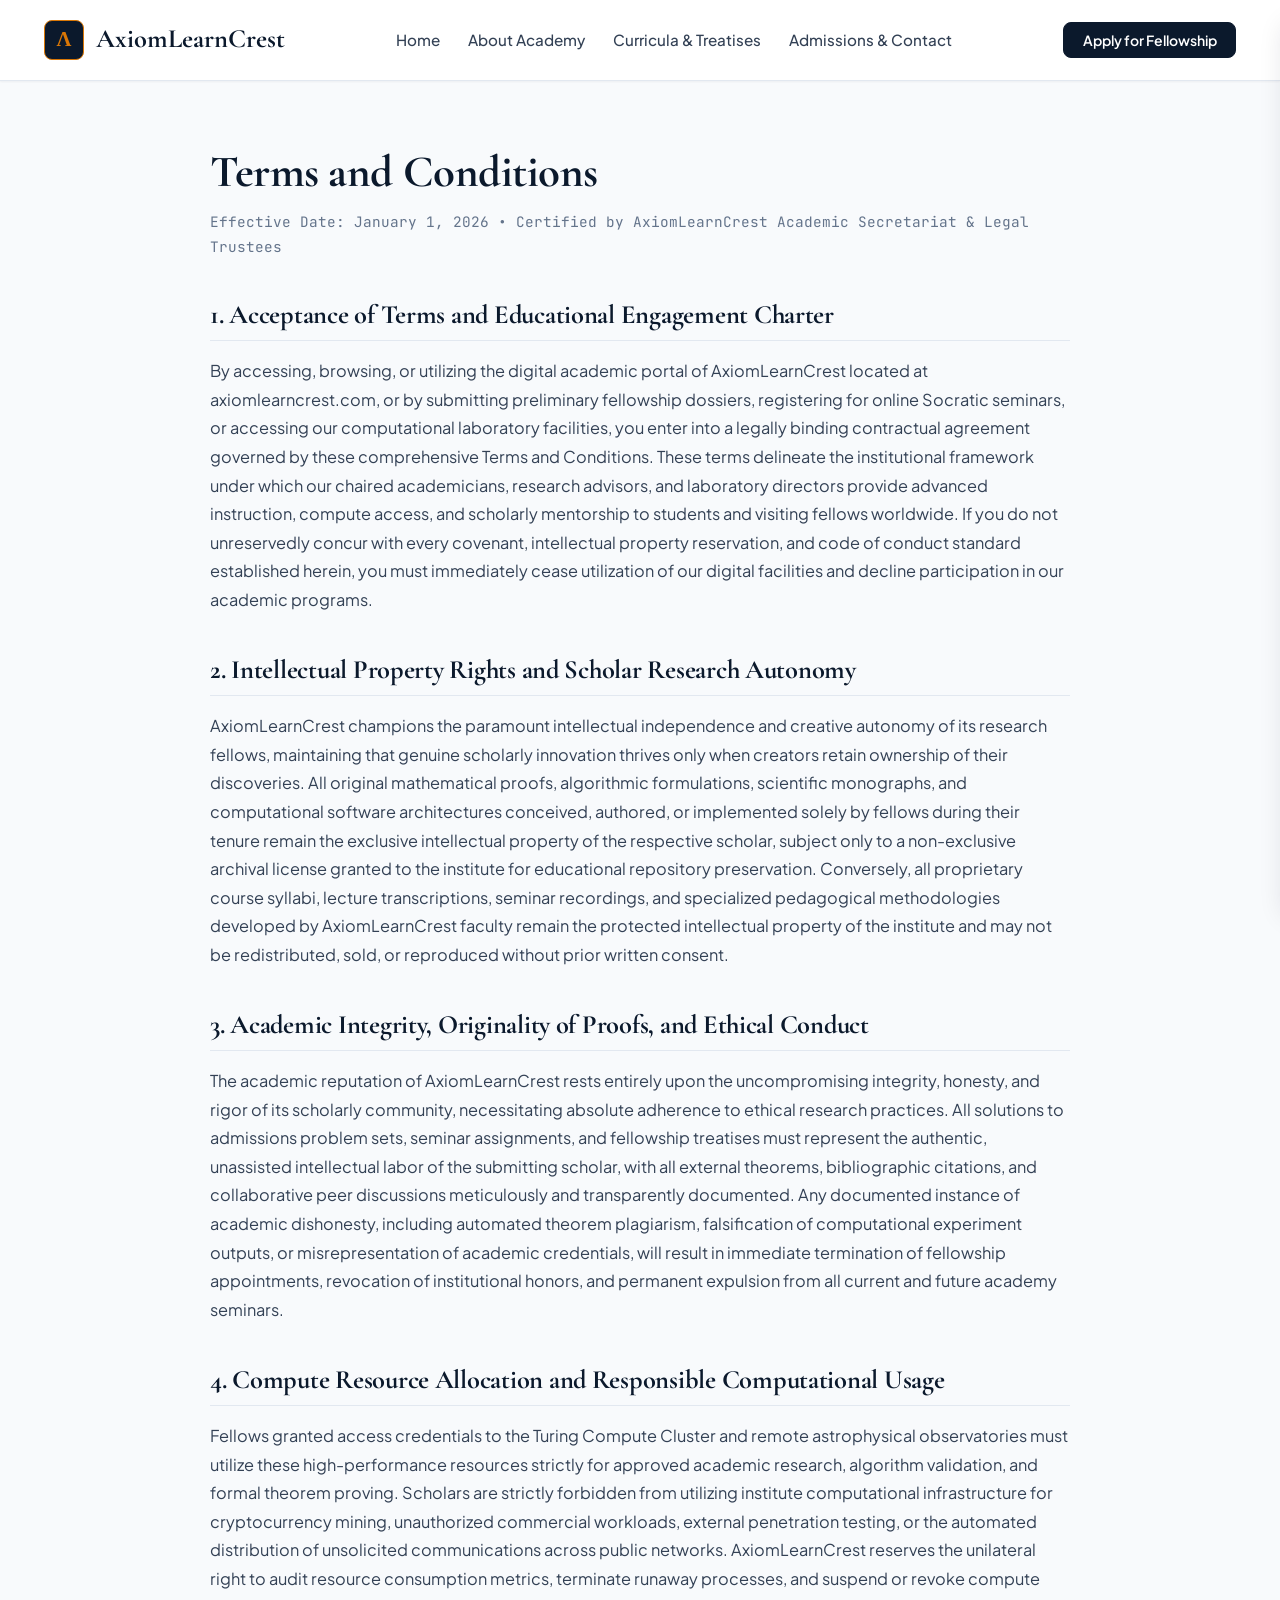
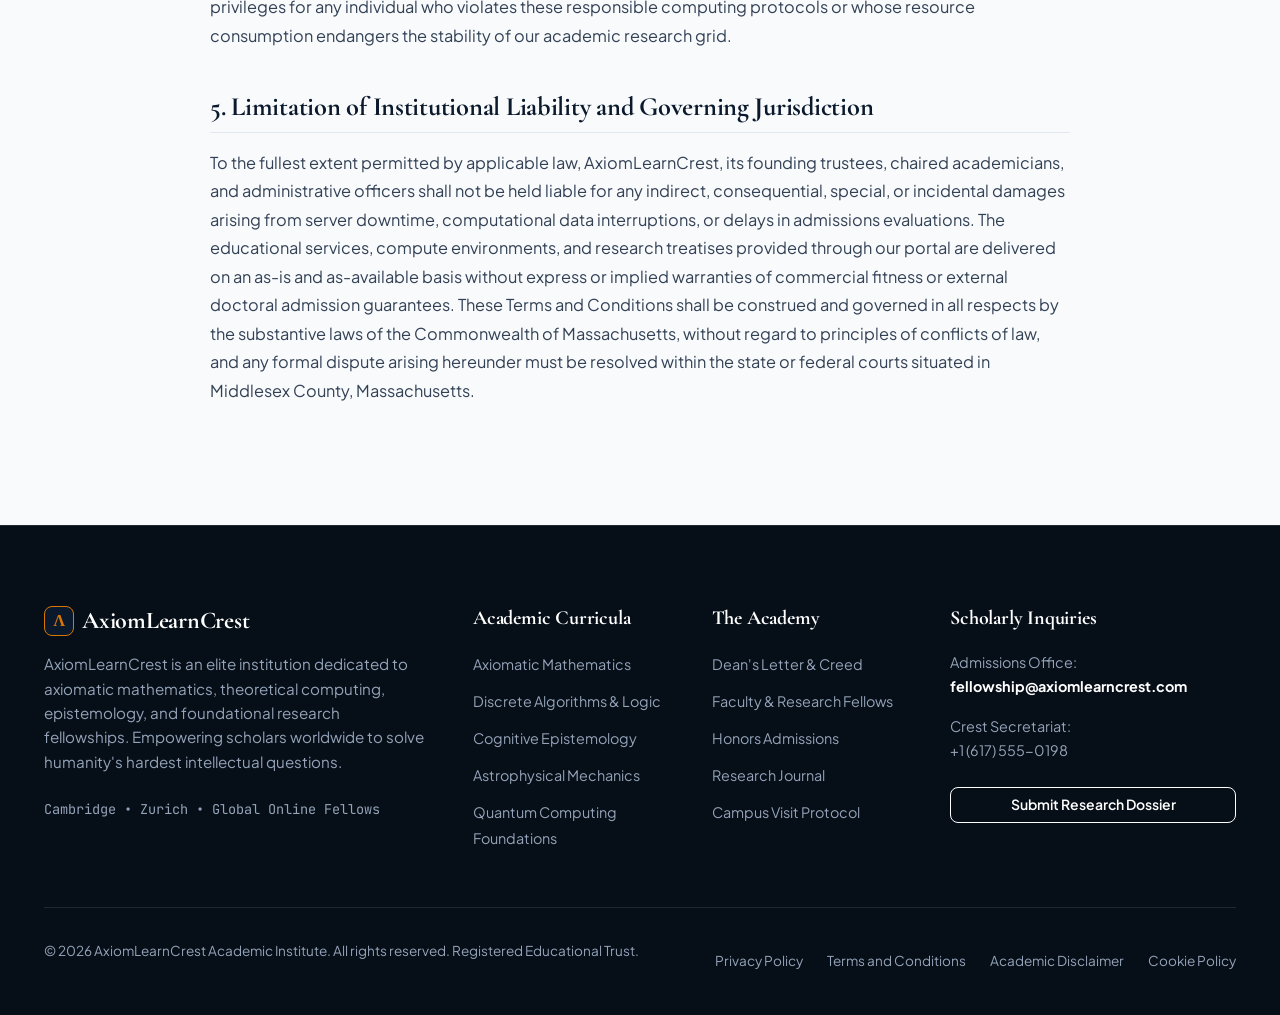
<file: terms-and-conditions.html>
<!DOCTYPE html>
<html lang="en">
<head>
  <meta charset="UTF-8">
  <meta name="viewport" content="width=device-width, initial-scale=1.0">
  <title>Terms and Conditions | AxiomLearnCrest Academic Institute</title>
  <meta name="description" content="Official Terms and Conditions governing fellowship applications, institutional data handling, research intellectual property, and academic ethics at AxiomLearnCrest.">
  <link rel="canonical" href="https://axiomlearncrest.com/terms-and-conditions.html">
<link rel="preconnect" href="https://fonts.googleapis.com">
<link rel="preconnect" href="https://fonts.gstatic.com" crossorigin>
<link href="https://fonts.googleapis.com/css2?family=Cormorant+Garamond:ital,wght@0,400;0,600;0,700;1,400;1,600&family=JetBrains+Mono:wght@400;500;700&family=Plus+Jakarta+Sans:wght@400;500;600;700;800&display=swap" rel="stylesheet">
  <link rel="stylesheet" href="assets/css/style.css">
  <link rel="icon" href="favicon.ico">
<!-- Google tag (gtag.js) -->
<script async src="https://www.googletagmanager.com/gtag/js?id=G-0LY0HY7L01"></script>
<script>
  window.dataLayer = window.dataLayer || [];
  function gtag(){dataLayer.push(arguments);}
  gtag("js", new Date());
  gtag("config", "G-0LY0HY7L01");
</script>
</head>
<body>

<!-- Header Navigation -->
<header class="site-header">
  <div class="container">
    <div class="nav-inner">
      <a href="index.php" class="brand-logo" aria-label="AxiomLearnCrest Academy">
        <span class="crest-symbol">&Lambda;</span>
        <span>AxiomLearnCrest</span>
      </a>
      <ul class="nav-menu">
        <li><a href="index.php" class="nav-link ">Home</a></li>
        <li><a href="about.html" class="nav-link ">About Academy</a></li>
        <li><a href="blog.html" class="nav-link ">Curricula & Treatises</a></li>
        <li><a href="contact.html" class="nav-link ">Admissions & Contact</a></li>
      </ul>
      <div class="nav-actions">
        <a href="contact.html" class="btn btn-primary btn-sm">Apply for Fellowship</a>
        <button class="hamburger-btn" id="hamburger-btn" aria-label="Open Navigation Menu">
          <svg viewBox="0 0 24 24" fill="none" stroke="currentColor" stroke-width="2"><line x1="3" y1="12" x2="21" y2="12"/><line x1="3" y1="6" x2="21" y2="6"/><line x1="3" y1="18" x2="21" y2="18"/></svg>
        </button>
      </div>
    </div>
  </div>
</header>

<!-- Mobile Navigation Drawer -->
<div class="drawer-overlay" id="drawer-overlay"></div>
<div class="mobile-drawer" id="mobile-drawer" role="dialog" aria-modal="true" aria-label="Mobile Navigation">
  <div class="drawer-header">
    <a href="index.php" class="brand-logo" style="font-size:1.35rem;">
      <span class="crest-symbol" style="width:32px;height:32px;font-size:1rem;">&Lambda;</span>
      <span>AxiomLearnCrest</span>
    </a>
    <button class="drawer-close-btn" id="drawer-close" aria-label="Close Navigation Menu">
      <svg width="24" height="24" viewBox="0 0 24 24" fill="none" stroke="currentColor" stroke-width="2"><line x1="18" y1="6" x2="6" y2="18"/><line x1="6" y1="6" x2="18" y2="18"/></svg>
    </button>
  </div>
  <ul class="drawer-nav">
    <li><a href="index.php">Home</a></li>
    <li><a href="about.html">About Academy</a></li>
    <li><a href="blog.html">Curricula & Treatises</a></li>
    <li><a href="contact.html">Admissions & Contact</a></li>
    <li><a href="privacy-policy.html">Privacy Policy</a></li>
    <li><a href="terms-and-conditions.html">Terms & Conditions</a></li>
  </ul>
  <div style="margin-top:auto;padding-top:1.5rem;border-top:1px solid var(--color-border);">
    <a href="contact.html" class="btn btn-accent" style="width:100%;">Apply for Fellowship</a>
  </div>
</div>


<main>
  <div class="container">
    <div class="legal-page">
      <h1>Terms and Conditions</h1>
      <p style="color:var(--color-slate-500);font-family:var(--font-mono);font-size:0.9rem;margin-bottom:2rem;">
        Effective Date: January 1, 2026 &bull; Certified by AxiomLearnCrest Academic Secretariat & Legal Trustees
      </p>
      
<h2>1. Acceptance of Terms and Educational Engagement Charter</h2>
<p>By accessing, browsing, or utilizing the digital academic portal of AxiomLearnCrest located at axiomlearncrest.com, or by submitting preliminary fellowship dossiers, registering for online Socratic seminars, or accessing our computational laboratory facilities, you enter into a legally binding contractual agreement governed by these comprehensive Terms and Conditions. These terms delineate the institutional framework under which our chaired academicians, research advisors, and laboratory directors provide advanced instruction, compute access, and scholarly mentorship to students and visiting fellows worldwide. If you do not unreservedly concur with every covenant, intellectual property reservation, and code of conduct standard established herein, you must immediately cease utilization of our digital facilities and decline participation in our academic programs.</p>

<h2>2. Intellectual Property Rights and Scholar Research Autonomy</h2>
<p>AxiomLearnCrest champions the paramount intellectual independence and creative autonomy of its research fellows, maintaining that genuine scholarly innovation thrives only when creators retain ownership of their discoveries. All original mathematical proofs, algorithmic formulations, scientific monographs, and computational software architectures conceived, authored, or implemented solely by fellows during their tenure remain the exclusive intellectual property of the respective scholar, subject only to a non-exclusive archival license granted to the institute for educational repository preservation. Conversely, all proprietary course syllabi, lecture transcriptions, seminar recordings, and specialized pedagogical methodologies developed by AxiomLearnCrest faculty remain the protected intellectual property of the institute and may not be redistributed, sold, or reproduced without prior written consent.</p>

<h2>3. Academic Integrity, Originality of Proofs, and Ethical Conduct</h2>
<p>The academic reputation of AxiomLearnCrest rests entirely upon the uncompromising integrity, honesty, and rigor of its scholarly community, necessitating absolute adherence to ethical research practices. All solutions to admissions problem sets, seminar assignments, and fellowship treatises must represent the authentic, unassisted intellectual labor of the submitting scholar, with all external theorems, bibliographic citations, and collaborative peer discussions meticulously and transparently documented. Any documented instance of academic dishonesty, including automated theorem plagiarism, falsification of computational experiment outputs, or misrepresentation of academic credentials, will result in immediate termination of fellowship appointments, revocation of institutional honors, and permanent expulsion from all current and future academy seminars.</p>

<h2>4. Compute Resource Allocation and Responsible Computational Usage</h2>
<p>Fellows granted access credentials to the Turing Compute Cluster and remote astrophysical observatories must utilize these high-performance resources strictly for approved academic research, algorithm validation, and formal theorem proving. Scholars are strictly forbidden from utilizing institute computational infrastructure for cryptocurrency mining, unauthorized commercial workloads, external penetration testing, or the automated distribution of unsolicited communications across public networks. AxiomLearnCrest reserves the unilateral right to audit resource consumption metrics, terminate runaway processes, and suspend or revoke compute privileges for any individual who violates these responsible computing protocols or whose resource consumption endangers the stability of our academic research grid.</p>

<h2>5. Limitation of Institutional Liability and Governing Jurisdiction</h2>
<p>To the fullest extent permitted by applicable law, AxiomLearnCrest, its founding trustees, chaired academicians, and administrative officers shall not be held liable for any indirect, consequential, special, or incidental damages arising from server downtime, computational data interruptions, or delays in admissions evaluations. The educational services, compute environments, and research treatises provided through our portal are delivered on an as-is and as-available basis without express or implied warranties of commercial fitness or external doctoral admission guarantees. These Terms and Conditions shall be construed and governed in all respects by the substantive laws of the Commonwealth of Massachusetts, without regard to principles of conflicts of law, and any formal dispute arising hereunder must be resolved within the state or federal courts situated in Middlesex County, Massachusetts.</p>

    </div>
  </div>
</main>

<!-- Footer -->
<footer class="site-footer">
  <div class="container">
    <div class="footer-grid">
      <div class="footer-brand">
        <h3><span class="crest-symbol" style="width:30px;height:30px;font-size:1rem;">&Lambda;</span> AxiomLearnCrest</h3>
        <p>AxiomLearnCrest is an elite institution dedicated to axiomatic mathematics, theoretical computing, epistemology, and foundational research fellowships. Empowering scholars worldwide to solve humanity's hardest intellectual questions.</p>
        <div style="font-family:var(--font-mono);font-size:0.85rem;color:var(--color-slate-400);">
          <span>Cambridge &bull; Zurich &bull; Global Online Fellows</span>
        </div>
      </div>
      <div>
        <h4 class="footer-title">Academic Curricula</h4>
        <ul class="footer-links">
          <li><a href="blog.html">Axiomatic Mathematics</a></li>
          <li><a href="blog.html">Discrete Algorithms & Logic</a></li>
          <li><a href="blog.html">Cognitive Epistemology</a></li>
          <li><a href="blog.html">Astrophysical Mechanics</a></li>
          <li><a href="blog.html">Quantum Computing Foundations</a></li>
        </ul>
      </div>
      <div>
        <h4 class="footer-title">The Academy</h4>
        <ul class="footer-links">
          <li><a href="about.html">Dean's Letter & Creed</a></li>
          <li><a href="about.html#faculty">Faculty & Research Fellows</a></li>
          <li><a href="contact.html">Honors Admissions</a></li>
          <li><a href="blog.html">Research Journal</a></li>
          <li><a href="contact.html">Campus Visit Protocol</a></li>
        </ul>
      </div>
      <div>
        <h4 class="footer-title">Scholarly Inquiries</h4>
        <p style="font-size:0.9rem;margin-bottom:1rem;">Admissions Office: <br><strong style="color:#ffffff;">fellowship@axiomlearncrest.com</strong></p>
        <p style="font-size:0.9rem;margin-bottom:1.5rem;">Crest Secretariat: <br>+1 (617) 555-0198</p>
        <a href="contact.html" class="btn btn-outline-white btn-sm" style="width:100%;">Submit Research Dossier</a>
      </div>
    </div>
    <div class="footer-bottom">
      <p>&copy; 2026 AxiomLearnCrest Academic Institute. All rights reserved. Registered Educational Trust.</p>
      <div class="footer-legal-links">
        <a href="privacy-policy.html">Privacy Policy</a>
        <a href="terms-and-conditions.html">Terms and Conditions</a>
        <a href="disclaimer.html">Academic Disclaimer</a>
        <a href="cookie-policy.html">Cookie Policy</a>
      </div>
    </div>
  </div>
</footer>
<script src="assets/js/main.js"></script>


</body>
</html>
</file>
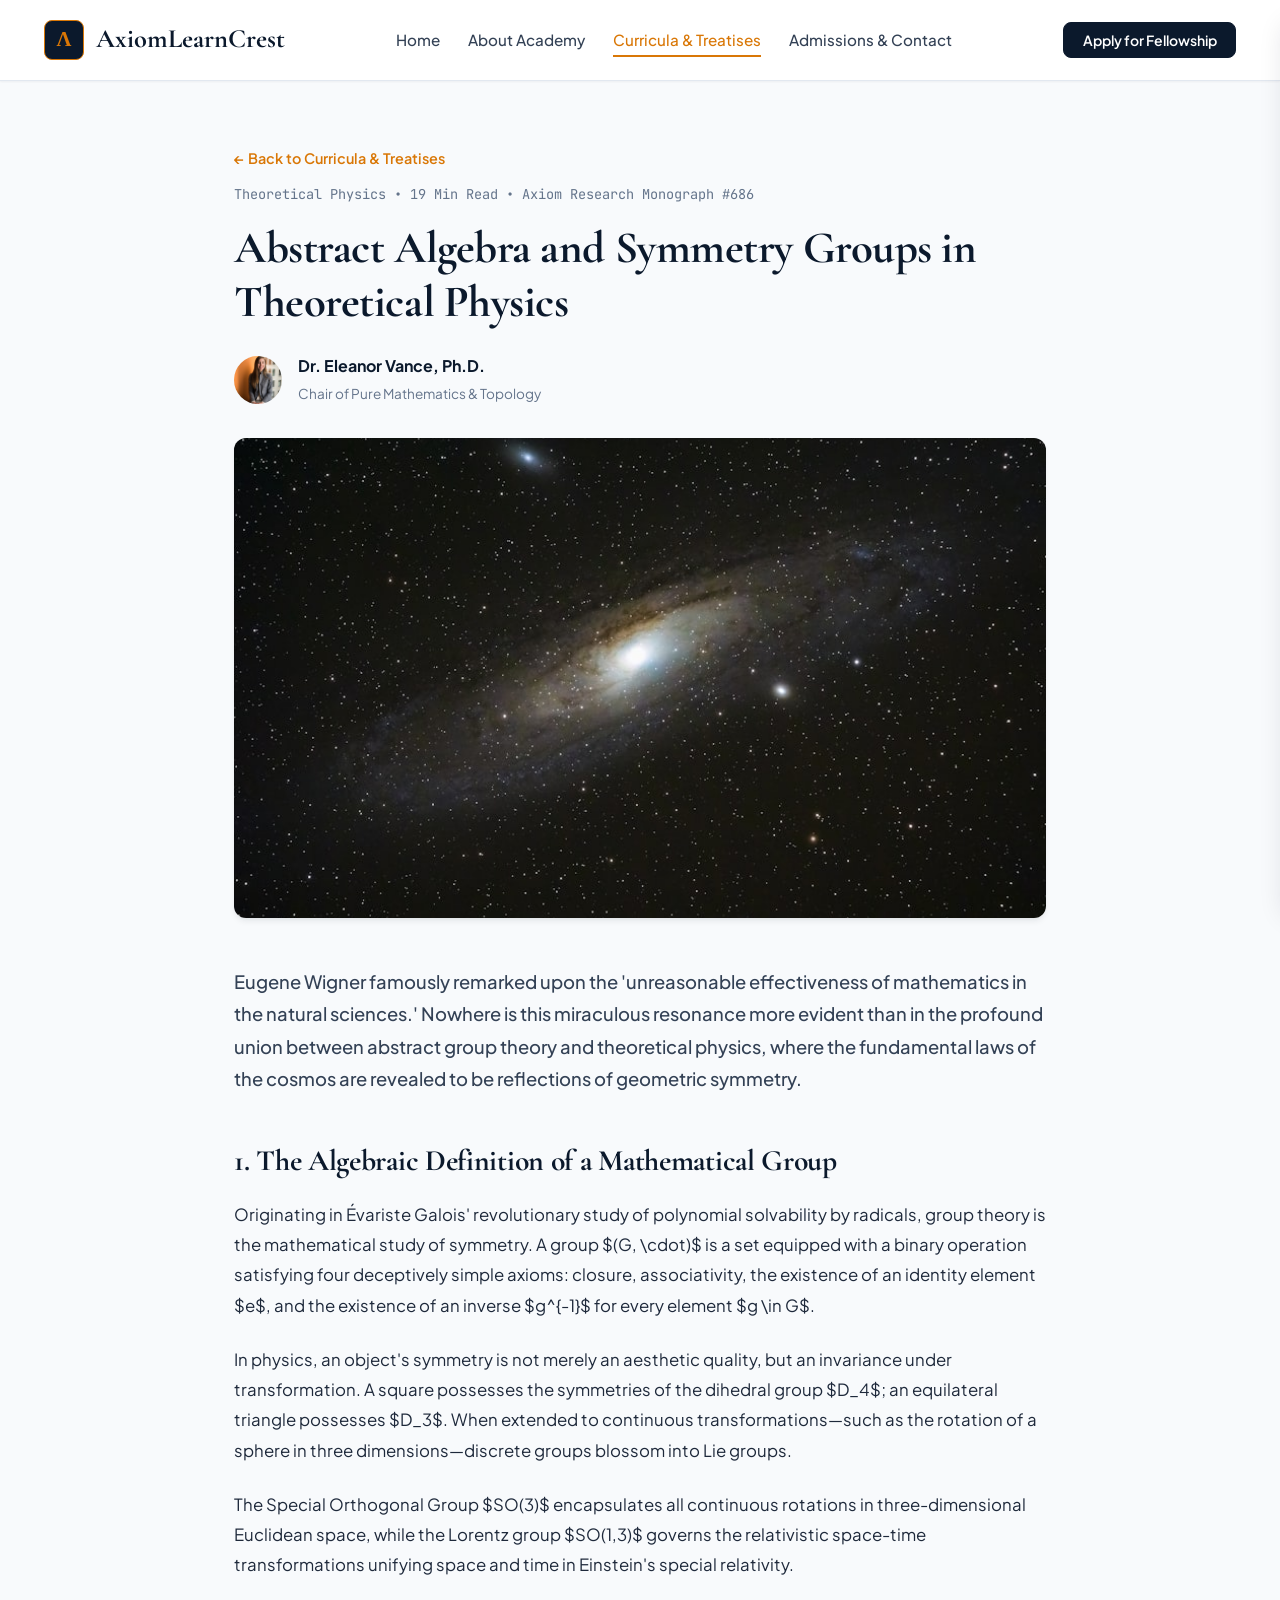
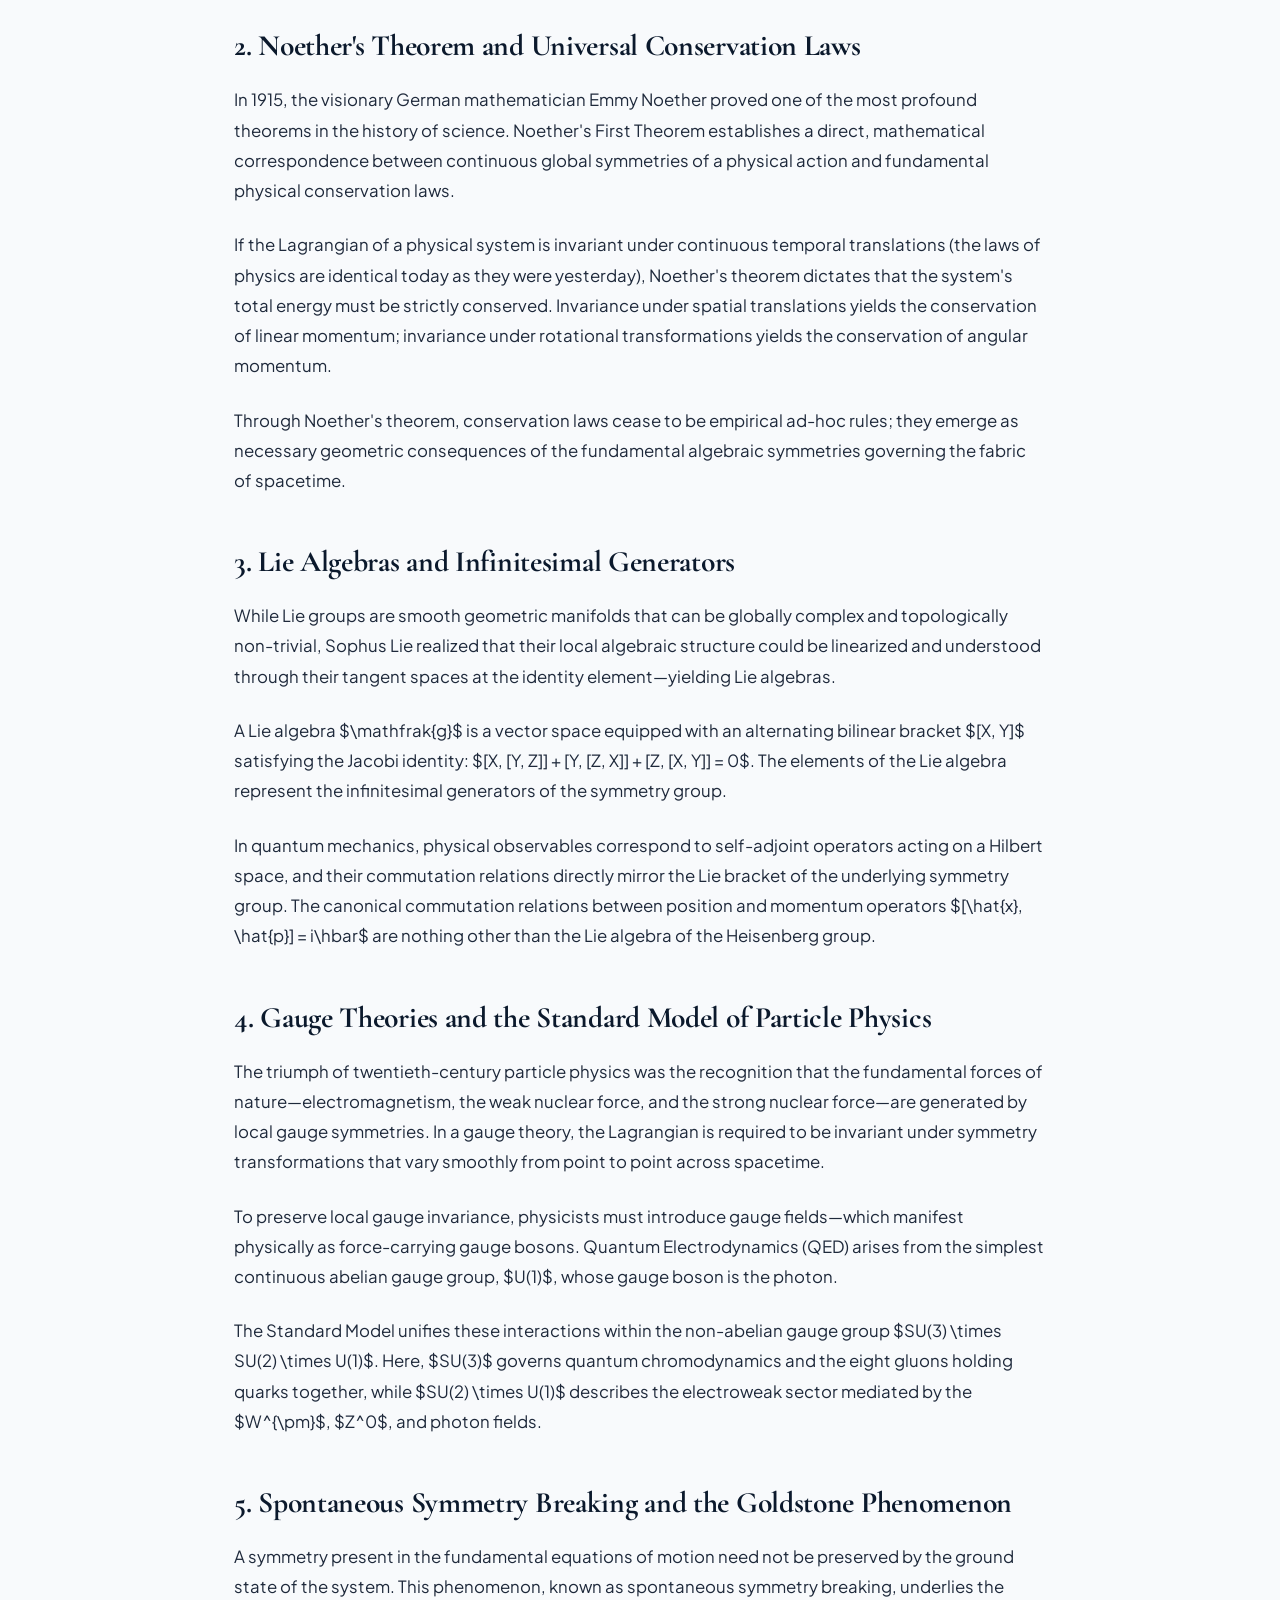
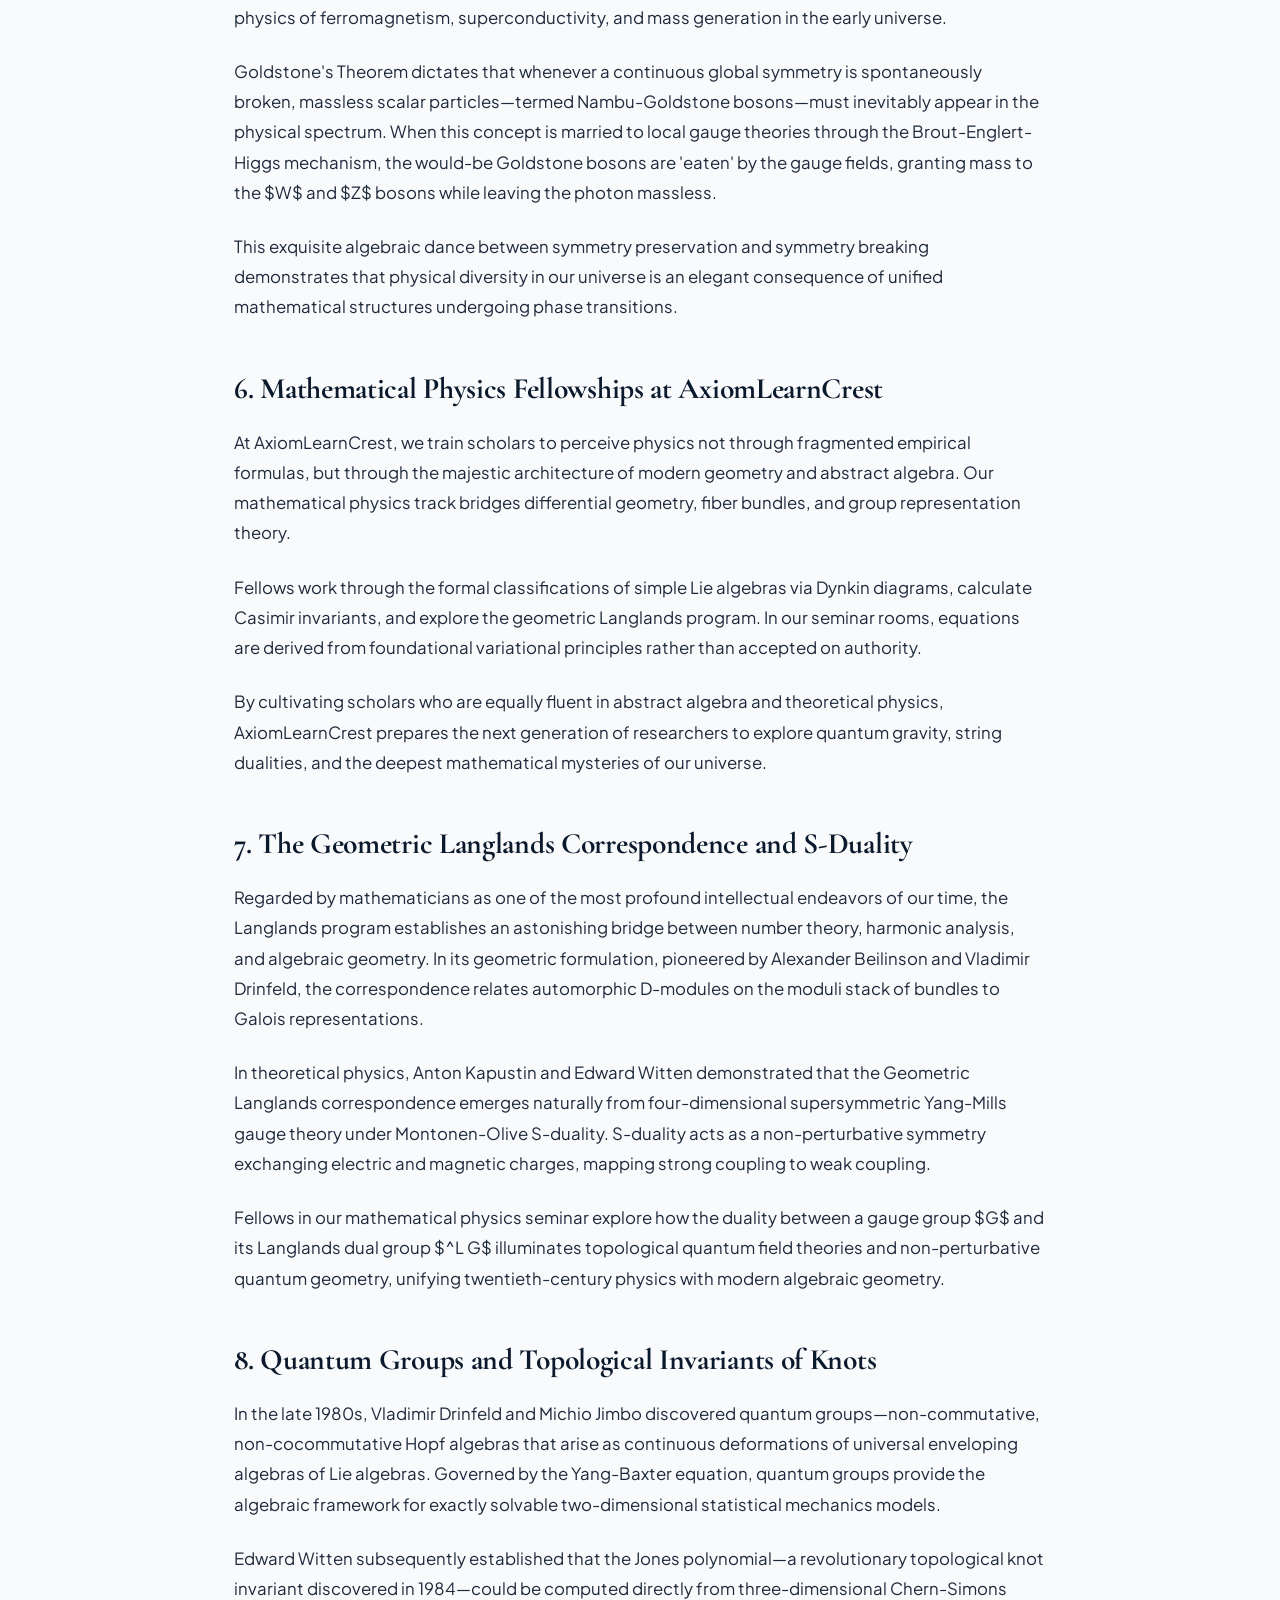
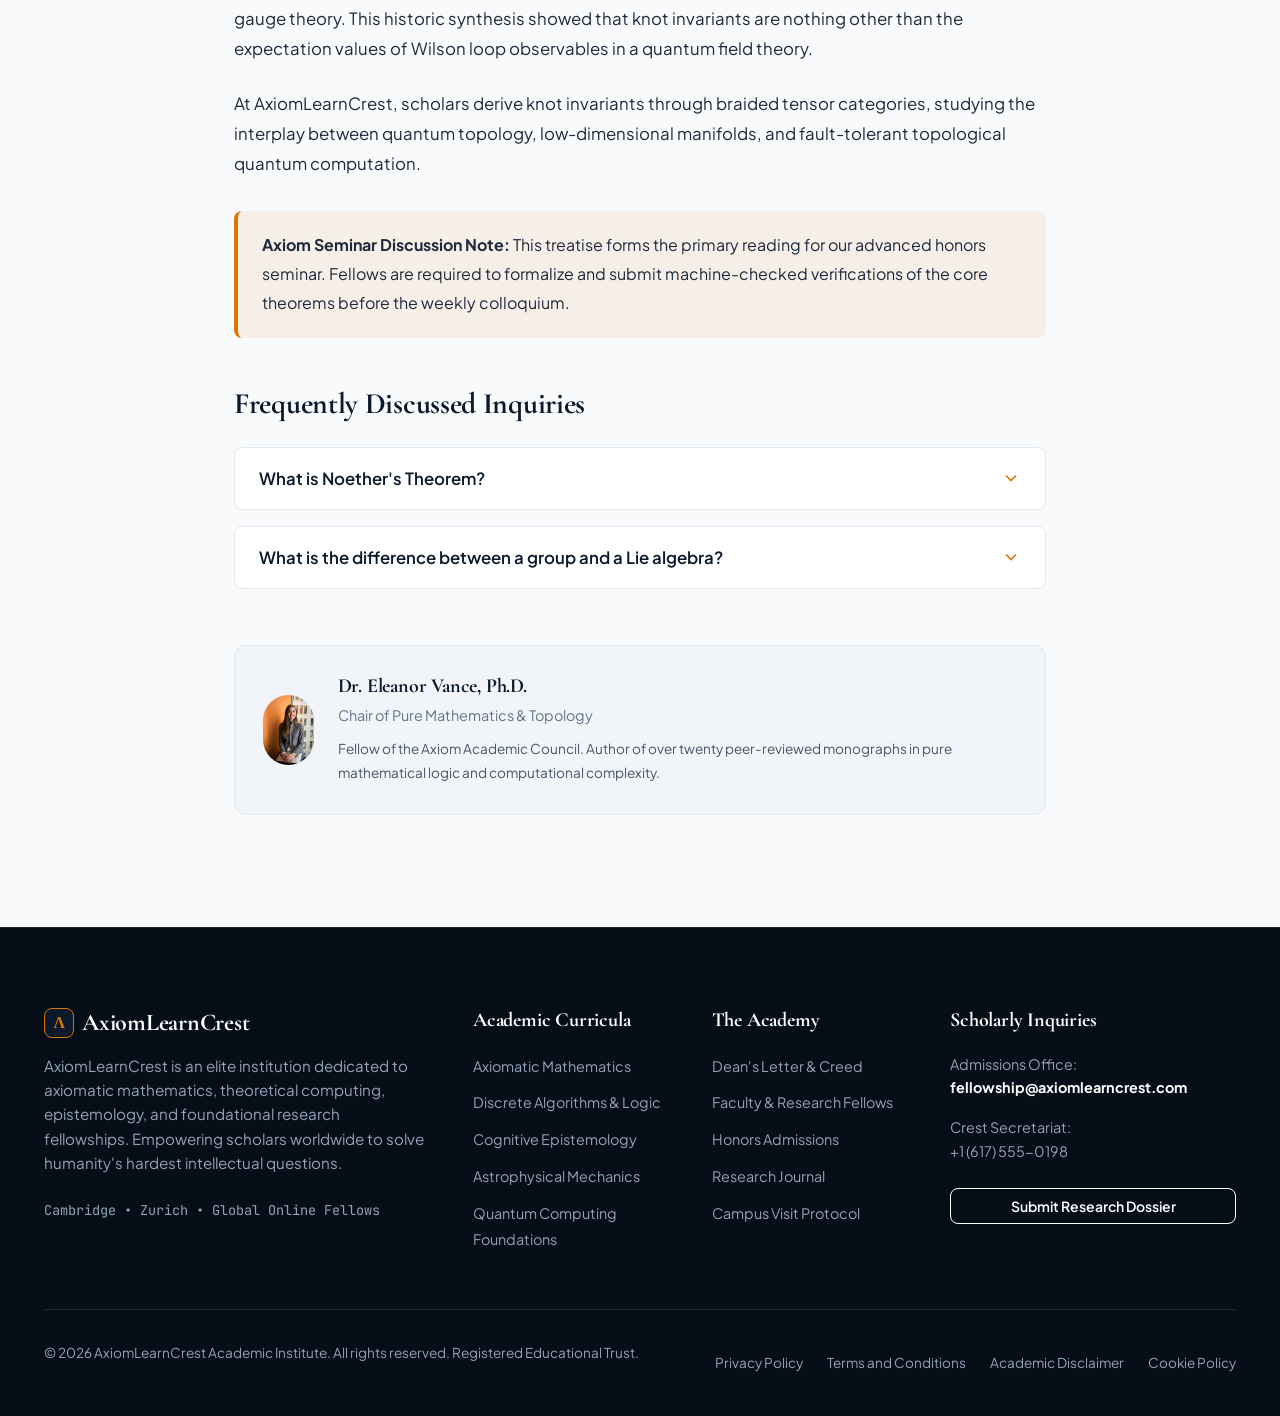
<file: blog/abstract-algebra-and-symmetry-groups-in-theoretical-physics.html>
<!DOCTYPE html>
<html lang="en">
<head>
  <meta charset="UTF-8">
  <meta name="viewport" content="width=device-width, initial-scale=1.0">
  <title>Abstract Algebra and Symmetry Groups in Theoretical Physics | AxiomLearnCrest Archive</title>
  <meta name="description" content="In-depth academic monograph on abstract algebra and symmetry groups in theoretical physics: proofs, conceptual models, and curricular analysis from AxiomLearnCrest.">
  <link rel="canonical" href="https://axiomlearncrest.com/blog/abstract-algebra-and-symmetry-groups-in-theoretical-physics.html">
<link rel="preconnect" href="https://fonts.googleapis.com">
<link rel="preconnect" href="https://fonts.gstatic.com" crossorigin>
<link href="https://fonts.googleapis.com/css2?family=Cormorant+Garamond:ital,wght@0,400;0,600;0,700;1,400;1,600&family=JetBrains+Mono:wght@400;500;700&family=Plus+Jakarta+Sans:wght@400;500;600;700;800&display=swap" rel="stylesheet">
  <link rel="stylesheet" href="../assets/css/style.css">
  <link rel="icon" href="../favicon.ico">
<!-- Google tag (gtag.js) -->
<script async src="https://www.googletagmanager.com/gtag/js?id=G-0LY0HY7L01"></script>
<script>
  window.dataLayer = window.dataLayer || [];
  function gtag(){dataLayer.push(arguments);}
  gtag("js", new Date());
  gtag("config", "G-0LY0HY7L01");
</script>
</head>
<body>

<!-- Header Navigation -->
<header class="site-header">
  <div class="container">
    <div class="nav-inner">
      <a href="../index.php" class="brand-logo" aria-label="AxiomLearnCrest Academy">
        <span class="crest-symbol">&Lambda;</span>
        <span>AxiomLearnCrest</span>
      </a>
      <ul class="nav-menu">
        <li><a href="../index.php" class="nav-link ">Home</a></li>
        <li><a href="../about.html" class="nav-link ">About Academy</a></li>
        <li><a href="../blog.html" class="nav-link active">Curricula & Treatises</a></li>
        <li><a href="../contact.html" class="nav-link ">Admissions & Contact</a></li>
      </ul>
      <div class="nav-actions">
        <a href="../contact.html" class="btn btn-primary btn-sm">Apply for Fellowship</a>
        <button class="hamburger-btn" id="hamburger-btn" aria-label="Open Navigation Menu">
          <svg viewBox="0 0 24 24" fill="none" stroke="currentColor" stroke-width="2"><line x1="3" y1="12" x2="21" y2="12"/><line x1="3" y1="6" x2="21" y2="6"/><line x1="3" y1="18" x2="21" y2="18"/></svg>
        </button>
      </div>
    </div>
  </div>
</header>

<!-- Mobile Navigation Drawer -->
<div class="drawer-overlay" id="drawer-overlay"></div>
<div class="mobile-drawer" id="mobile-drawer" role="dialog" aria-modal="true" aria-label="Mobile Navigation">
  <div class="drawer-header">
    <a href="../index.php" class="brand-logo" style="font-size:1.35rem;">
      <span class="crest-symbol" style="width:32px;height:32px;font-size:1rem;">&Lambda;</span>
      <span>AxiomLearnCrest</span>
    </a>
    <button class="drawer-close-btn" id="drawer-close" aria-label="Close Navigation Menu">
      <svg width="24" height="24" viewBox="0 0 24 24" fill="none" stroke="currentColor" stroke-width="2"><line x1="18" y1="6" x2="6" y2="18"/><line x1="6" y1="6" x2="18" y2="18"/></svg>
    </button>
  </div>
  <ul class="drawer-nav">
    <li><a href="../index.php">Home</a></li>
    <li><a href="../about.html">About Academy</a></li>
    <li><a href="../blog.html">Curricula & Treatises</a></li>
    <li><a href="../contact.html">Admissions & Contact</a></li>
    <li><a href="../privacy-policy.html">Privacy Policy</a></li>
    <li><a href="../terms-and-conditions.html">Terms & Conditions</a></li>
  </ul>
  <div style="margin-top:auto;padding-top:1.5rem;border-top:1px solid var(--color-border);">
    <a href="../contact.html" class="btn btn-accent" style="width:100%;">Apply for Fellowship</a>
  </div>
</div>


<main>
  <article class="container-narrow" style="padding:4rem 1.5rem;">
    <div style="margin-bottom:2rem;">
      <a href="../blog.html" style="color:var(--color-accent);font-weight:600;font-size:0.9rem;">&larr; Back to Curricula & Treatises</a>
      <div style="font-family:var(--font-mono);font-size:0.85rem;color:var(--color-slate-500);margin-top:0.75rem;">
        <span>Theoretical Physics</span> &bull; <span>19 Min Read</span> &bull; <span>Axiom Research Monograph #686</span>
      </div>
      <h1 style="font-size:2.8rem;margin:1rem 0 1.5rem;line-height:1.2;">Abstract Algebra and Symmetry Groups in Theoretical Physics</h1>
      <div style="display:flex;align-items:center;gap:1rem;">
        <img src="../assets/images/faculty_professor_mentorship.jpg" alt="Dr. Eleanor Vance, Ph.D." style="width:48px;height:48px;border-radius:var(--radius-full);object-fit:cover;">
        <div>
          <strong style="color:var(--color-primary);display:block;">Dr. Eleanor Vance, Ph.D.</strong>
          <span style="color:var(--color-slate-500);font-size:0.85rem;">Chair of Pure Mathematics & Topology</span>
        </div>
      </div>
    </div>

    <img src="../assets/images/astrophysics_observatory_telescope.jpg" alt="Abstract Algebra and Symmetry Groups in Theoretical Physics" class="article-featured-img">

    <div class="article-content">
      <p class="hero-lead" style="color:var(--color-slate-700);font-weight:500;font-size:1.15rem;line-height:1.75;">
        Eugene Wigner famously remarked upon the 'unreasonable effectiveness of mathematics in the natural sciences.' Nowhere is this miraculous resonance more evident than in the profound union between abstract group theory and theoretical physics, where the fundamental laws of the cosmos are revealed to be reflections of geometric symmetry.
      </p>

      <h2>1. The Algebraic Definition of a Mathematical Group</h2>
      
    <p>Originating in Évariste Galois' revolutionary study of polynomial solvability by radicals, group theory is the mathematical study of symmetry. A group $(G, \cdot)$ is a set equipped with a binary operation satisfying four deceptively simple axioms: closure, associativity, the existence of an identity element $e$, and the existence of an inverse $g^{-1}$ for every element $g \in G$.</p>
    <p>In physics, an object's symmetry is not merely an aesthetic quality, but an invariance under transformation. A square possesses the symmetries of the dihedral group $D_4$; an equilateral triangle possesses $D_3$. When extended to continuous transformations—such as the rotation of a sphere in three dimensions—discrete groups blossom into Lie groups.</p>
    <p>The Special Orthogonal Group $SO(3)$ encapsulates all continuous rotations in three-dimensional Euclidean space, while the Lorentz group $SO(1,3)$ governs the relativistic space-time transformations unifying space and time in Einstein's special relativity.</p>
    

      <h2>2. Noether's Theorem and Universal Conservation Laws</h2>
      
    <p>In 1915, the visionary German mathematician Emmy Noether proved one of the most profound theorems in the history of science. Noether's First Theorem establishes a direct, mathematical correspondence between continuous global symmetries of a physical action and fundamental physical conservation laws.</p>
    <p>If the Lagrangian of a physical system is invariant under continuous temporal translations (the laws of physics are identical today as they were yesterday), Noether's theorem dictates that the system's total energy must be strictly conserved. Invariance under spatial translations yields the conservation of linear momentum; invariance under rotational transformations yields the conservation of angular momentum.</p>
    <p>Through Noether's theorem, conservation laws cease to be empirical ad-hoc rules; they emerge as necessary geometric consequences of the fundamental algebraic symmetries governing the fabric of spacetime.</p>
    

      <h2>3. Lie Algebras and Infinitesimal Generators</h2>
      
    <p>While Lie groups are smooth geometric manifolds that can be globally complex and topologically non-trivial, Sophus Lie realized that their local algebraic structure could be linearized and understood through their tangent spaces at the identity element—yielding Lie algebras.</p>
    <p>A Lie algebra $\mathfrak{g}$ is a vector space equipped with an alternating bilinear bracket $[X, Y]$ satisfying the Jacobi identity: $[X, [Y, Z]] + [Y, [Z, X]] + [Z, [X, Y]] = 0$. The elements of the Lie algebra represent the infinitesimal generators of the symmetry group.</p>
    <p>In quantum mechanics, physical observables correspond to self-adjoint operators acting on a Hilbert space, and their commutation relations directly mirror the Lie bracket of the underlying symmetry group. The canonical commutation relations between position and momentum operators $[\hat{x}, \hat{p}] = i\hbar$ are nothing other than the Lie algebra of the Heisenberg group.</p>
    

      <h2>4. Gauge Theories and the Standard Model of Particle Physics</h2>
      
    <p>The triumph of twentieth-century particle physics was the recognition that the fundamental forces of nature—electromagnetism, the weak nuclear force, and the strong nuclear force—are generated by local gauge symmetries. In a gauge theory, the Lagrangian is required to be invariant under symmetry transformations that vary smoothly from point to point across spacetime.</p>
    <p>To preserve local gauge invariance, physicists must introduce gauge fields—which manifest physically as force-carrying gauge bosons. Quantum Electrodynamics (QED) arises from the simplest continuous abelian gauge group, $U(1)$, whose gauge boson is the photon.</p>
    <p>The Standard Model unifies these interactions within the non-abelian gauge group $SU(3) \times SU(2) \times U(1)$. Here, $SU(3)$ governs quantum chromodynamics and the eight gluons holding quarks together, while $SU(2) \times U(1)$ describes the electroweak sector mediated by the $W^{\pm}$, $Z^0$, and photon fields.</p>
    

      <h2>5. Spontaneous Symmetry Breaking and the Goldstone Phenomenon</h2>
      
    <p>A symmetry present in the fundamental equations of motion need not be preserved by the ground state of the system. This phenomenon, known as spontaneous symmetry breaking, underlies the physics of ferromagnetism, superconductivity, and mass generation in the early universe.</p>
    <p>Goldstone's Theorem dictates that whenever a continuous global symmetry is spontaneously broken, massless scalar particles—termed Nambu-Goldstone bosons—must inevitably appear in the physical spectrum. When this concept is married to local gauge theories through the Brout-Englert-Higgs mechanism, the would-be Goldstone bosons are 'eaten' by the gauge fields, granting mass to the $W$ and $Z$ bosons while leaving the photon massless.</p>
    <p>This exquisite algebraic dance between symmetry preservation and symmetry breaking demonstrates that physical diversity in our universe is an elegant consequence of unified mathematical structures undergoing phase transitions.</p>
    

      <h2>6. Mathematical Physics Fellowships at AxiomLearnCrest</h2>
      
    <p>At AxiomLearnCrest, we train scholars to perceive physics not through fragmented empirical formulas, but through the majestic architecture of modern geometry and abstract algebra. Our mathematical physics track bridges differential geometry, fiber bundles, and group representation theory.</p>
    <p>Fellows work through the formal classifications of simple Lie algebras via Dynkin diagrams, calculate Casimir invariants, and explore the geometric Langlands program. In our seminar rooms, equations are derived from foundational variational principles rather than accepted on authority.</p>
    <p>By cultivating scholars who are equally fluent in abstract algebra and theoretical physics, AxiomLearnCrest prepares the next generation of researchers to explore quantum gravity, string dualities, and the deepest mathematical mysteries of our universe.</p>
    

      
      <h2>7. The Geometric Langlands Correspondence and S-Duality</h2>
      <p>Regarded by mathematicians as one of the most profound intellectual endeavors of our time, the Langlands program establishes an astonishing bridge between number theory, harmonic analysis, and algebraic geometry. In its geometric formulation, pioneered by Alexander Beilinson and Vladimir Drinfeld, the correspondence relates automorphic D-modules on the moduli stack of bundles to Galois representations.</p>
      <p>In theoretical physics, Anton Kapustin and Edward Witten demonstrated that the Geometric Langlands correspondence emerges naturally from four-dimensional supersymmetric Yang-Mills gauge theory under Montonen-Olive S-duality. S-duality acts as a non-perturbative symmetry exchanging electric and magnetic charges, mapping strong coupling to weak coupling.</p>
      <p>Fellows in our mathematical physics seminar explore how the duality between a gauge group $G$ and its Langlands dual group $^L G$ illuminates topological quantum field theories and non-perturbative quantum geometry, unifying twentieth-century physics with modern algebraic geometry.</p>

      <h2>8. Quantum Groups and Topological Invariants of Knots</h2>
      <p>In the late 1980s, Vladimir Drinfeld and Michio Jimbo discovered quantum groups—non-commutative, non-cocommutative Hopf algebras that arise as continuous deformations of universal enveloping algebras of Lie algebras. Governed by the Yang-Baxter equation, quantum groups provide the algebraic framework for exactly solvable two-dimensional statistical mechanics models.</p>
      <p>Edward Witten subsequently established that the Jones polynomial—a revolutionary topological knot invariant discovered in 1984—could be computed directly from three-dimensional Chern-Simons gauge theory. This historic synthesis showed that knot invariants are nothing other than the expectation values of Wilson loop observables in a quantum field theory.</p>
      <p>At AxiomLearnCrest, scholars derive knot invariants through braided tensor categories, studying the interplay between quantum topology, low-dimensional manifolds, and fault-tolerant topological quantum computation.</p>
    <div class="callout-box">
        <strong>Axiom Seminar Discussion Note:</strong> This treatise forms the primary reading for our advanced honors seminar. Fellows are required to formalize and submit machine-checked verifications of the core theorems before the weekly colloquium.
      </div>

      <h2 style="margin-top:3rem;">Frequently Discussed Inquiries</h2>
      <div class="faq-list" style="margin-top:1.5rem;">
        
    <div class="faq-item">
      <button class="faq-question">
        <span>What is Noether's Theorem?</span>
        <svg class="faq-icon" viewBox="0 0 24 24" fill="none" stroke="currentColor" stroke-width="2"><polyline points="6 9 12 15 18 9"/></svg>
      </button>
      <div class="faq-answer">
        <p>Noether's Theorem, proved by Emmy Noether in 1915, states that every continuous differentiable symmetry of the action of a physical system corresponds to an exact conserved physical quantity (e.g., time translation symmetry yields energy conservation).</p>
      </div>
    </div>
    <div class="faq-item">
      <button class="faq-question">
        <span>What is the difference between a group and a Lie algebra?</span>
        <svg class="faq-icon" viewBox="0 0 24 24" fill="none" stroke="currentColor" stroke-width="2"><polyline points="6 9 12 15 18 9"/></svg>
      </button>
      <div class="faq-answer">
        <p>A Lie group is a smooth mathematical manifold that is simultaneously an algebraic group. A Lie algebra is the tangent space to the identity of the Lie group, capturing local infinitesimal symmetries through a non-associative bilinear Lie bracket operation.</p>
      </div>
    </div>
      </div>

      <div class="author-box">
        <img src="../assets/images/faculty_professor_mentorship.jpg" alt="Dr. Eleanor Vance, Ph.D." style="width:70px;height:70px;border-radius:var(--radius-full);object-fit:cover;">
        <div>
          <h4 style="margin-bottom:0.25rem;">Dr. Eleanor Vance, Ph.D.</h4>
          <p style="color:var(--color-slate-500);font-size:0.9rem;margin-bottom:0.5rem;">Chair of Pure Mathematics & Topology</p>
          <p style="font-size:0.85rem;color:var(--color-slate-600);margin-bottom:0;">Fellow of the Axiom Academic Council. Author of over twenty peer-reviewed monographs in pure mathematical logic and computational complexity.</p>
        </div>
      </div>
    </div>
  </article>
</main>

<!-- Footer -->
<footer class="site-footer">
  <div class="container">
    <div class="footer-grid">
      <div class="footer-brand">
        <h3><span class="crest-symbol" style="width:30px;height:30px;font-size:1rem;">&Lambda;</span> AxiomLearnCrest</h3>
        <p>AxiomLearnCrest is an elite institution dedicated to axiomatic mathematics, theoretical computing, epistemology, and foundational research fellowships. Empowering scholars worldwide to solve humanity's hardest intellectual questions.</p>
        <div style="font-family:var(--font-mono);font-size:0.85rem;color:var(--color-slate-400);">
          <span>Cambridge &bull; Zurich &bull; Global Online Fellows</span>
        </div>
      </div>
      <div>
        <h4 class="footer-title">Academic Curricula</h4>
        <ul class="footer-links">
          <li><a href="../blog.html">Axiomatic Mathematics</a></li>
          <li><a href="../blog.html">Discrete Algorithms & Logic</a></li>
          <li><a href="../blog.html">Cognitive Epistemology</a></li>
          <li><a href="../blog.html">Astrophysical Mechanics</a></li>
          <li><a href="../blog.html">Quantum Computing Foundations</a></li>
        </ul>
      </div>
      <div>
        <h4 class="footer-title">The Academy</h4>
        <ul class="footer-links">
          <li><a href="../about.html">Dean's Letter & Creed</a></li>
          <li><a href="../about.html#faculty">Faculty & Research Fellows</a></li>
          <li><a href="../contact.html">Honors Admissions</a></li>
          <li><a href="../blog.html">Research Journal</a></li>
          <li><a href="../contact.html">Campus Visit Protocol</a></li>
        </ul>
      </div>
      <div>
        <h4 class="footer-title">Scholarly Inquiries</h4>
        <p style="font-size:0.9rem;margin-bottom:1rem;">Admissions Office: <br><strong style="color:#ffffff;">fellowship@axiomlearncrest.com</strong></p>
        <p style="font-size:0.9rem;margin-bottom:1.5rem;">Crest Secretariat: <br>+1 (617) 555-0198</p>
        <a href="../contact.html" class="btn btn-outline-white btn-sm" style="width:100%;">Submit Research Dossier</a>
      </div>
    </div>
    <div class="footer-bottom">
      <p>&copy; 2026 AxiomLearnCrest Academic Institute. All rights reserved. Registered Educational Trust.</p>
      <div class="footer-legal-links">
        <a href="../privacy-policy.html">Privacy Policy</a>
        <a href="../terms-and-conditions.html">Terms and Conditions</a>
        <a href="../disclaimer.html">Academic Disclaimer</a>
        <a href="../cookie-policy.html">Cookie Policy</a>
      </div>
    </div>
  </div>
</footer>
<script src="../assets/js/main.js"></script>


</body>
</html>
</file>
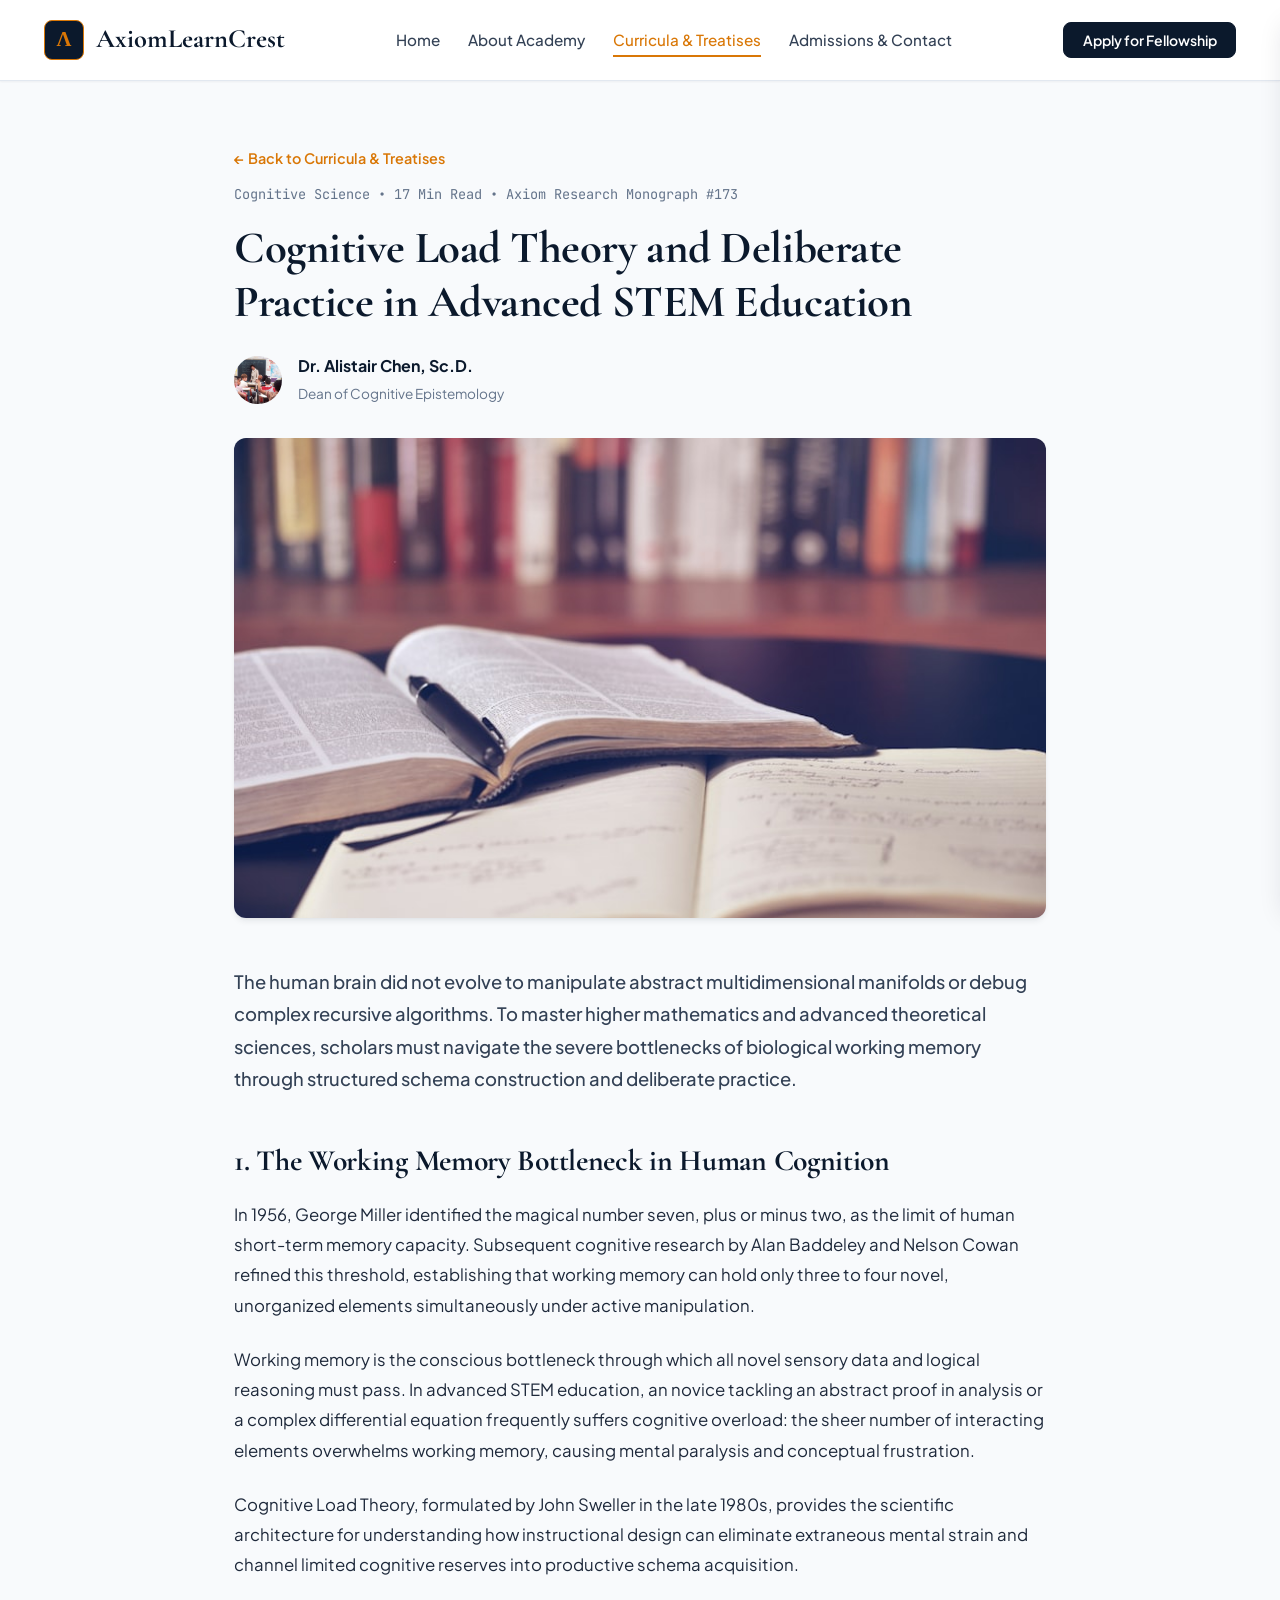
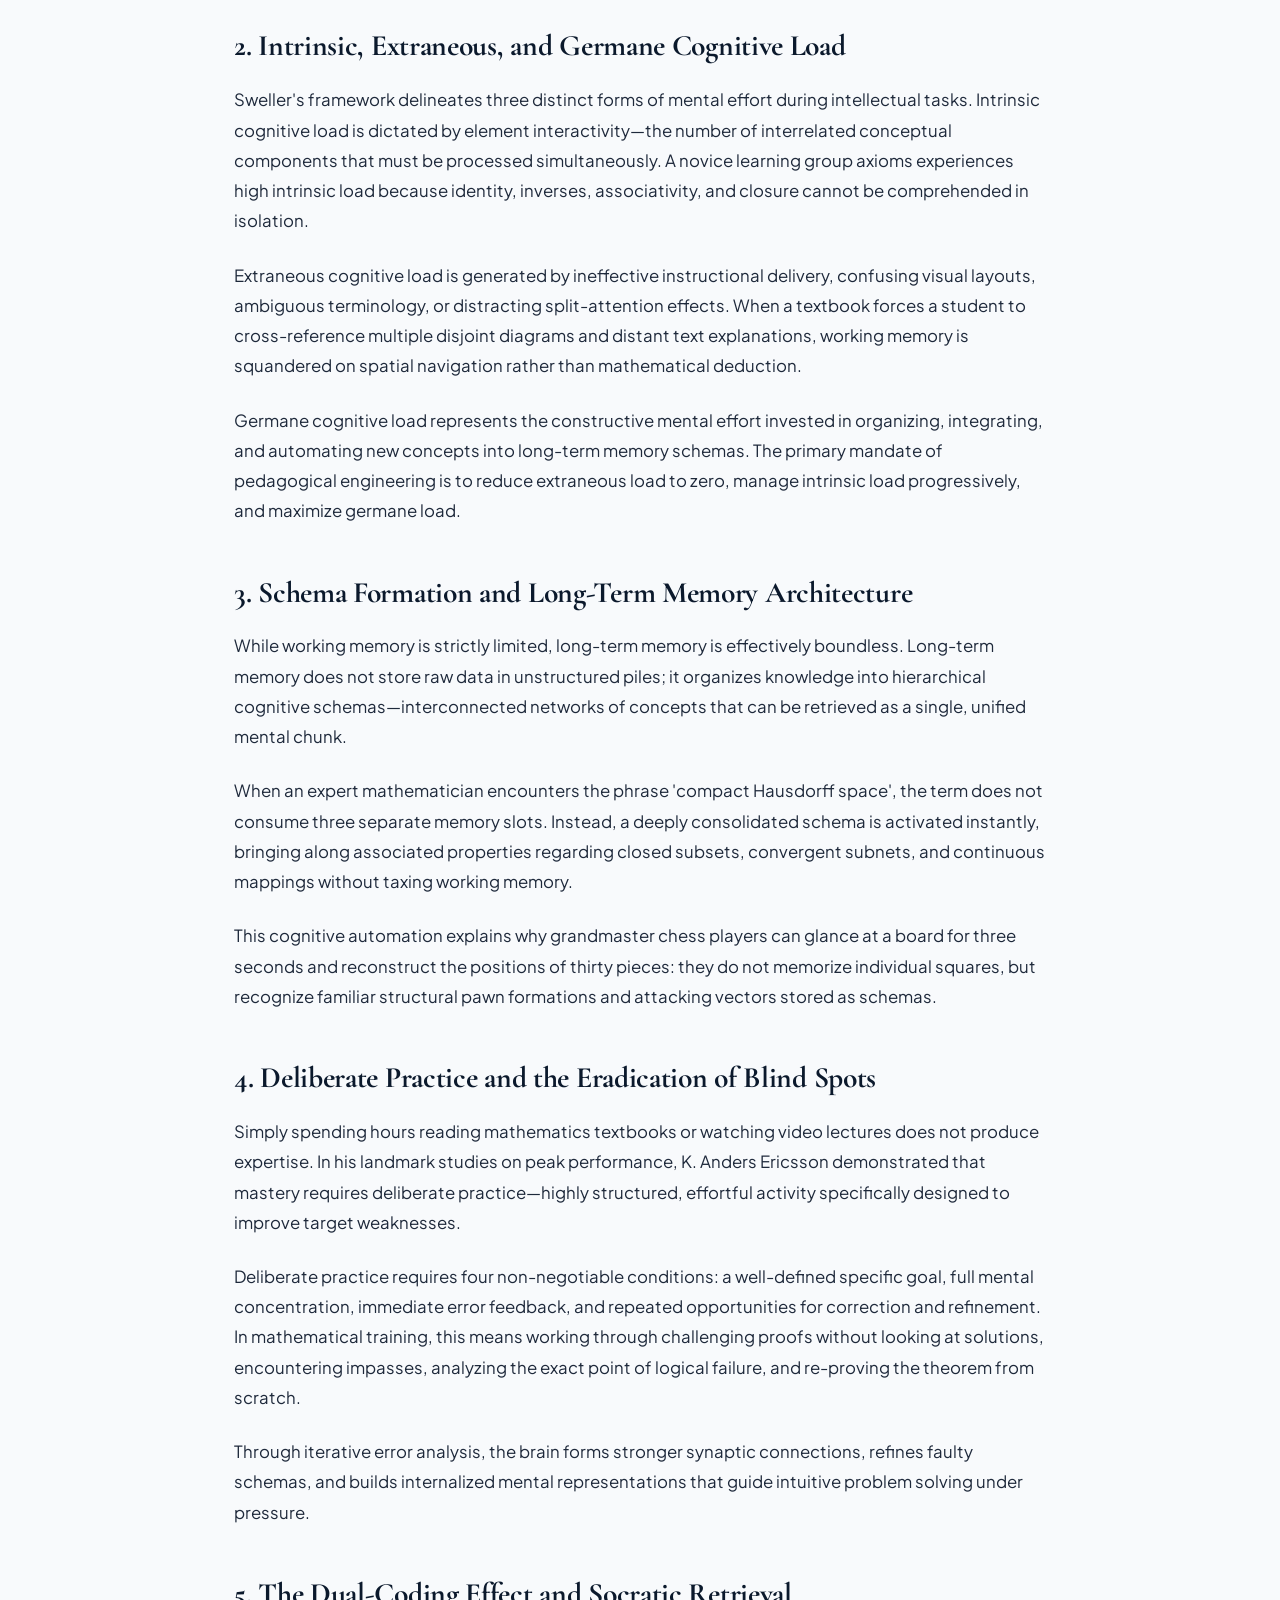
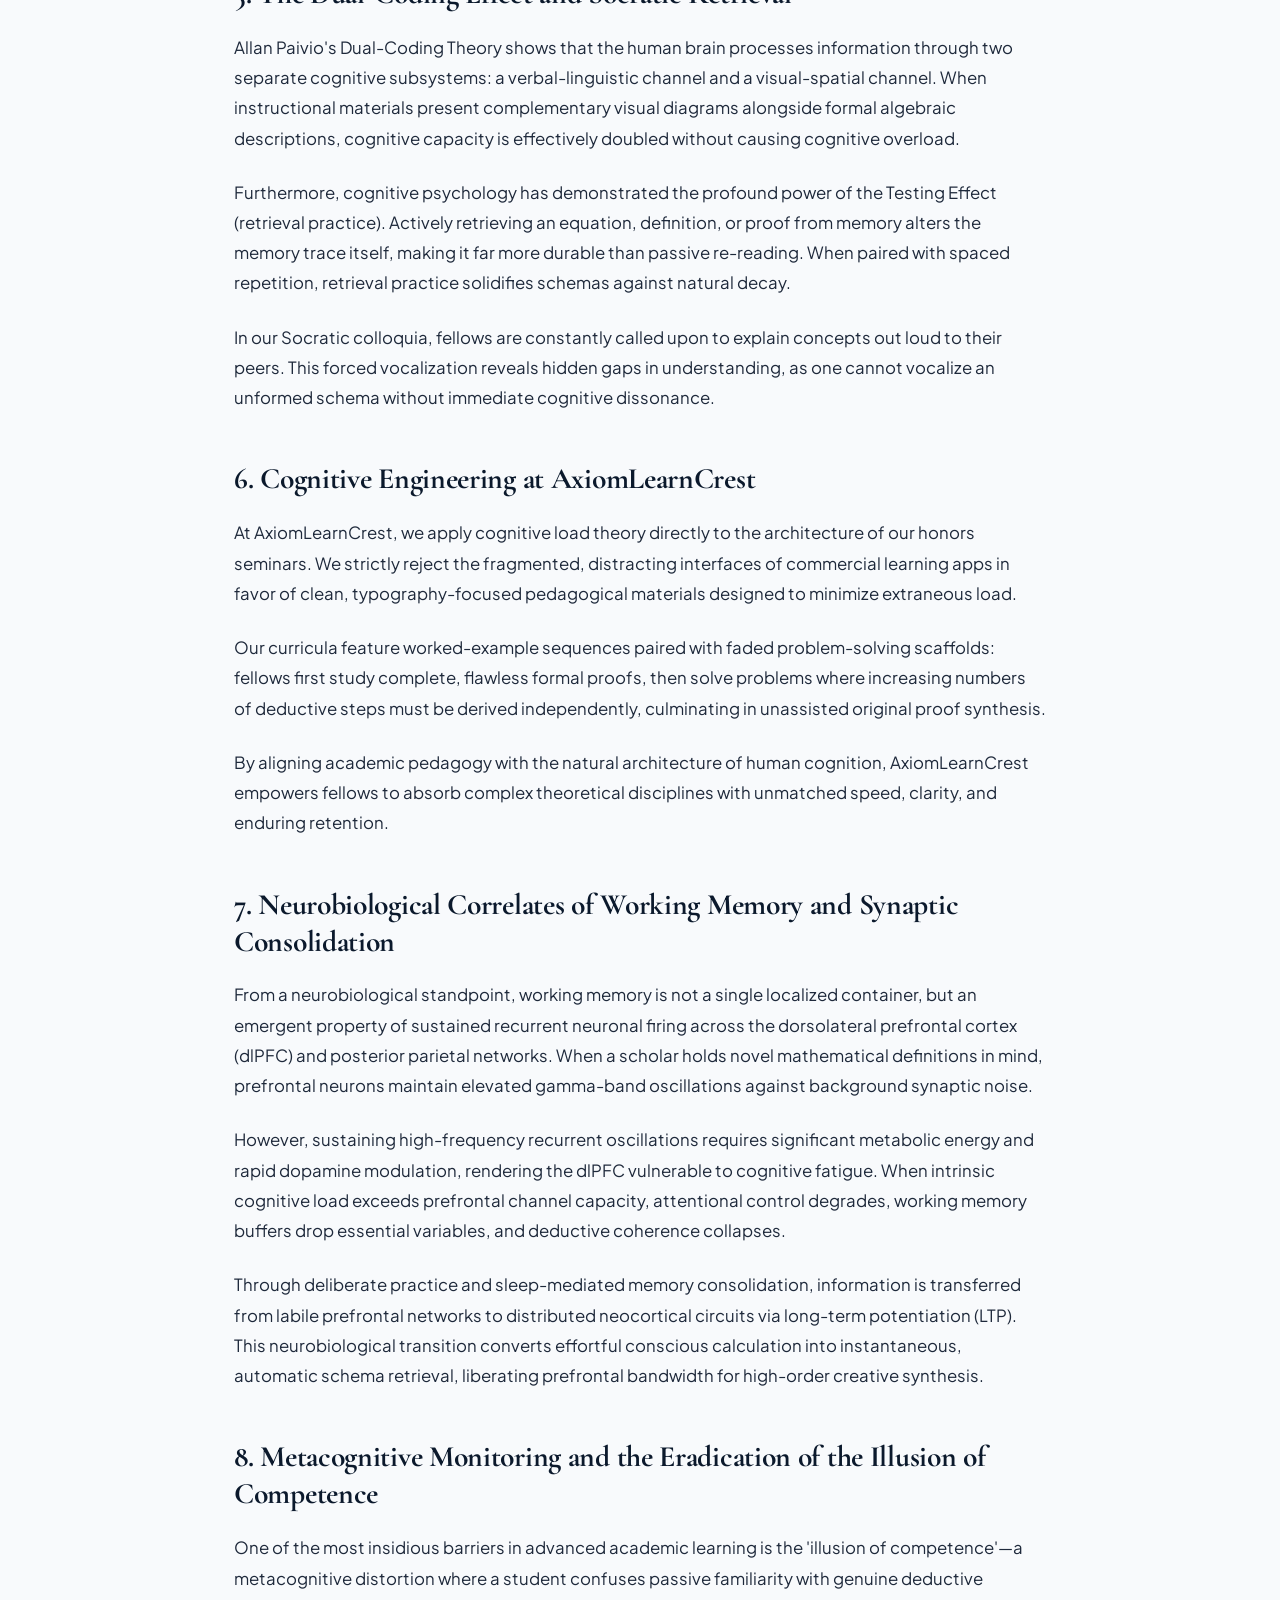
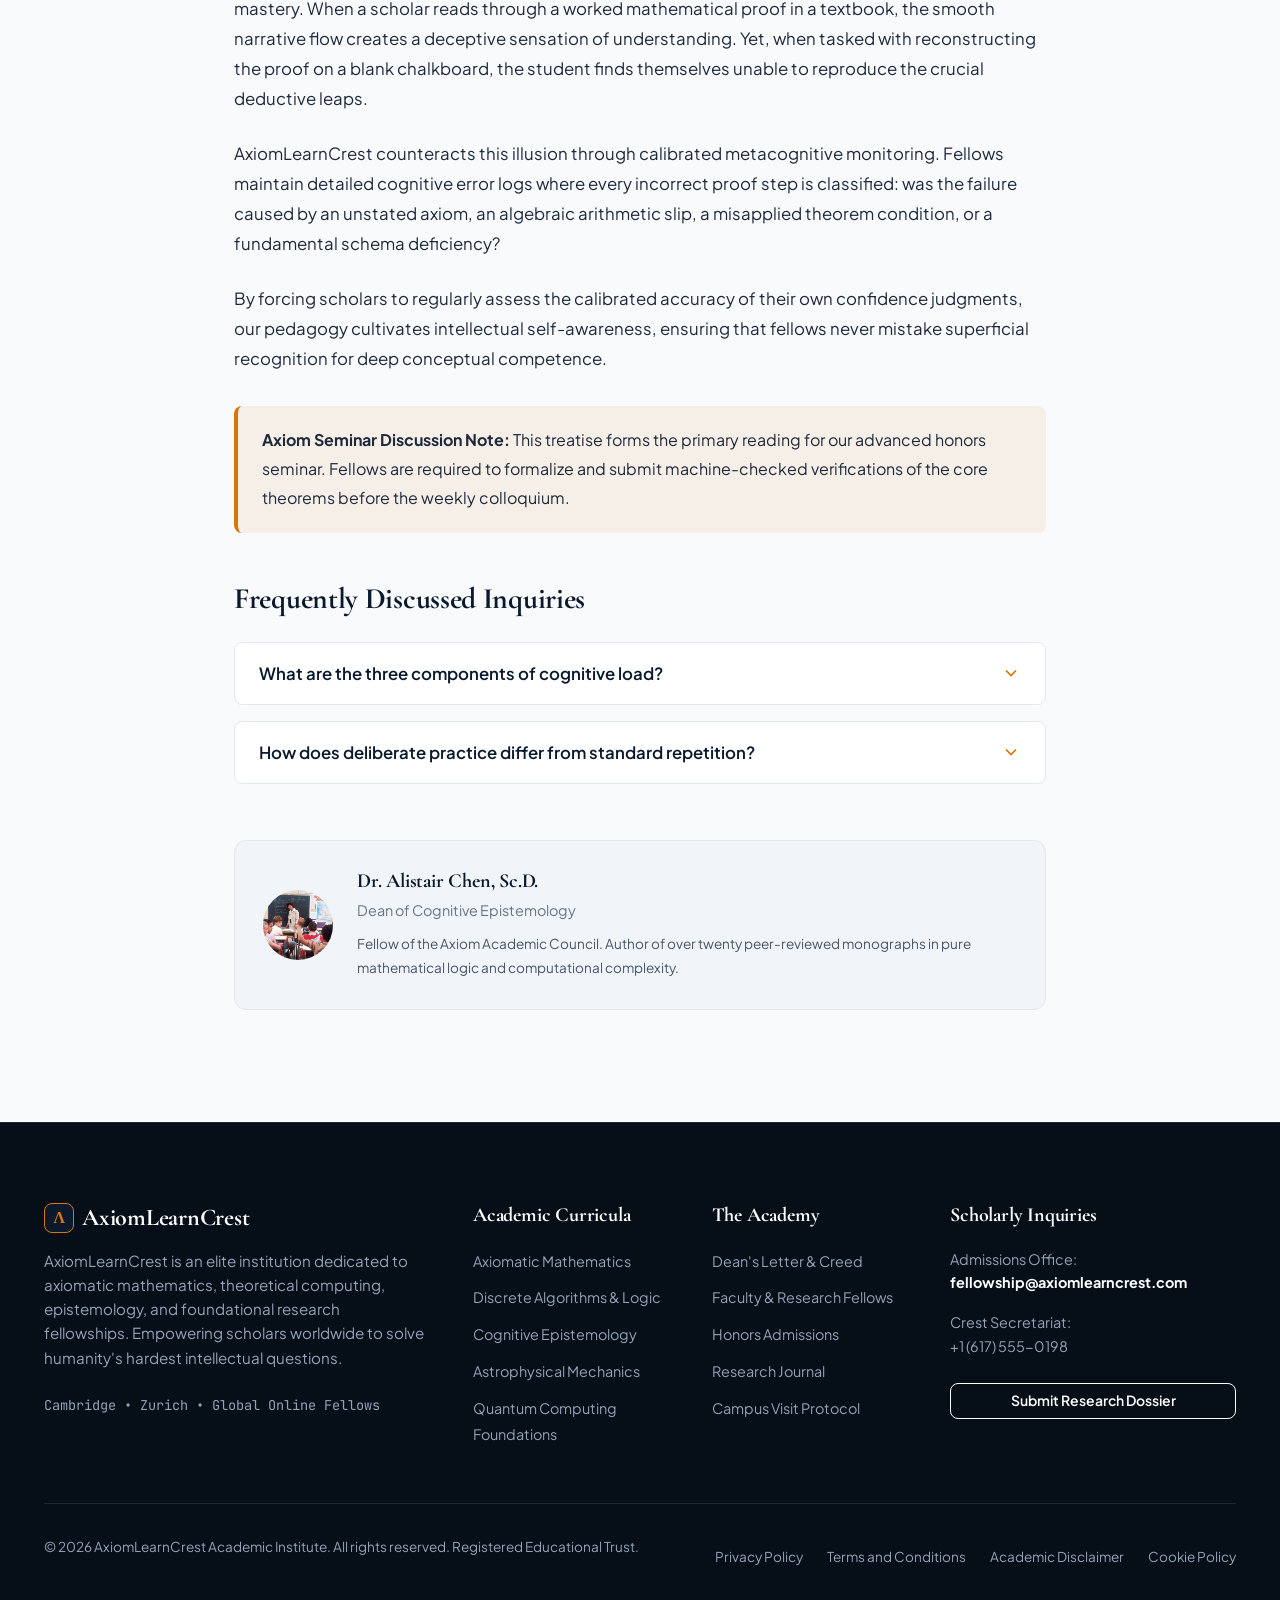
<file: blog/cognitive-load-theory-and-deliberate-practice-in-advanced-stem-education.html>
<!DOCTYPE html>
<html lang="en">
<head>
  <meta charset="UTF-8">
  <meta name="viewport" content="width=device-width, initial-scale=1.0">
  <title>Cognitive Load Theory and Deliberate Practice in Advanced STEM Education | AxiomLearnCrest Archive</title>
  <meta name="description" content="In-depth academic monograph on cognitive load theory and deliberate practice in advanced stem education: proofs, conceptual models, and curricular analysis from AxiomLearnCrest.">
  <link rel="canonical" href="https://axiomlearncrest.com/blog/cognitive-load-theory-and-deliberate-practice-in-advanced-stem-education.html">
<link rel="preconnect" href="https://fonts.googleapis.com">
<link rel="preconnect" href="https://fonts.gstatic.com" crossorigin>
<link href="https://fonts.googleapis.com/css2?family=Cormorant+Garamond:ital,wght@0,400;0,600;0,700;1,400;1,600&family=JetBrains+Mono:wght@400;500;700&family=Plus+Jakarta+Sans:wght@400;500;600;700;800&display=swap" rel="stylesheet">
  <link rel="stylesheet" href="../assets/css/style.css">
  <link rel="icon" href="../favicon.ico">
<!-- Google tag (gtag.js) -->
<script async src="https://www.googletagmanager.com/gtag/js?id=G-0LY0HY7L01"></script>
<script>
  window.dataLayer = window.dataLayer || [];
  function gtag(){dataLayer.push(arguments);}
  gtag("js", new Date());
  gtag("config", "G-0LY0HY7L01");
</script>
</head>
<body>

<!-- Header Navigation -->
<header class="site-header">
  <div class="container">
    <div class="nav-inner">
      <a href="../index.php" class="brand-logo" aria-label="AxiomLearnCrest Academy">
        <span class="crest-symbol">&Lambda;</span>
        <span>AxiomLearnCrest</span>
      </a>
      <ul class="nav-menu">
        <li><a href="../index.php" class="nav-link ">Home</a></li>
        <li><a href="../about.html" class="nav-link ">About Academy</a></li>
        <li><a href="../blog.html" class="nav-link active">Curricula & Treatises</a></li>
        <li><a href="../contact.html" class="nav-link ">Admissions & Contact</a></li>
      </ul>
      <div class="nav-actions">
        <a href="../contact.html" class="btn btn-primary btn-sm">Apply for Fellowship</a>
        <button class="hamburger-btn" id="hamburger-btn" aria-label="Open Navigation Menu">
          <svg viewBox="0 0 24 24" fill="none" stroke="currentColor" stroke-width="2"><line x1="3" y1="12" x2="21" y2="12"/><line x1="3" y1="6" x2="21" y2="6"/><line x1="3" y1="18" x2="21" y2="18"/></svg>
        </button>
      </div>
    </div>
  </div>
</header>

<!-- Mobile Navigation Drawer -->
<div class="drawer-overlay" id="drawer-overlay"></div>
<div class="mobile-drawer" id="mobile-drawer" role="dialog" aria-modal="true" aria-label="Mobile Navigation">
  <div class="drawer-header">
    <a href="../index.php" class="brand-logo" style="font-size:1.35rem;">
      <span class="crest-symbol" style="width:32px;height:32px;font-size:1rem;">&Lambda;</span>
      <span>AxiomLearnCrest</span>
    </a>
    <button class="drawer-close-btn" id="drawer-close" aria-label="Close Navigation Menu">
      <svg width="24" height="24" viewBox="0 0 24 24" fill="none" stroke="currentColor" stroke-width="2"><line x1="18" y1="6" x2="6" y2="18"/><line x1="6" y1="6" x2="18" y2="18"/></svg>
    </button>
  </div>
  <ul class="drawer-nav">
    <li><a href="../index.php">Home</a></li>
    <li><a href="../about.html">About Academy</a></li>
    <li><a href="../blog.html">Curricula & Treatises</a></li>
    <li><a href="../contact.html">Admissions & Contact</a></li>
    <li><a href="../privacy-policy.html">Privacy Policy</a></li>
    <li><a href="../terms-and-conditions.html">Terms & Conditions</a></li>
  </ul>
  <div style="margin-top:auto;padding-top:1.5rem;border-top:1px solid var(--color-border);">
    <a href="../contact.html" class="btn btn-accent" style="width:100%;">Apply for Fellowship</a>
  </div>
</div>


<main>
  <article class="container-narrow" style="padding:4rem 1.5rem;">
    <div style="margin-bottom:2rem;">
      <a href="../blog.html" style="color:var(--color-accent);font-weight:600;font-size:0.9rem;">&larr; Back to Curricula & Treatises</a>
      <div style="font-family:var(--font-mono);font-size:0.85rem;color:var(--color-slate-500);margin-top:0.75rem;">
        <span>Cognitive Science</span> &bull; <span>17 Min Read</span> &bull; <span>Axiom Research Monograph #173</span>
      </div>
      <h1 style="font-size:2.8rem;margin:1rem 0 1.5rem;line-height:1.2;">Cognitive Load Theory and Deliberate Practice in Advanced STEM Education</h1>
      <div style="display:flex;align-items:center;gap:1rem;">
        <img src="../assets/images/peer_tutoring_mathematics.jpg" alt="Dr. Alistair Chen, Sc.D." style="width:48px;height:48px;border-radius:var(--radius-full);object-fit:cover;">
        <div>
          <strong style="color:var(--color-primary);display:block;">Dr. Alistair Chen, Sc.D.</strong>
          <span style="color:var(--color-slate-500);font-size:0.85rem;">Dean of Cognitive Epistemology</span>
        </div>
      </div>
    </div>

    <img src="../assets/images/student_taking_detailed_notes.jpg" alt="Cognitive Load Theory and Deliberate Practice in Advanced STEM Education" class="article-featured-img">

    <div class="article-content">
      <p class="hero-lead" style="color:var(--color-slate-700);font-weight:500;font-size:1.15rem;line-height:1.75;">
        The human brain did not evolve to manipulate abstract multidimensional manifolds or debug complex recursive algorithms. To master higher mathematics and advanced theoretical sciences, scholars must navigate the severe bottlenecks of biological working memory through structured schema construction and deliberate practice.
      </p>

      <h2>1. The Working Memory Bottleneck in Human Cognition</h2>
      
    <p>In 1956, George Miller identified the magical number seven, plus or minus two, as the limit of human short-term memory capacity. Subsequent cognitive research by Alan Baddeley and Nelson Cowan refined this threshold, establishing that working memory can hold only three to four novel, unorganized elements simultaneously under active manipulation.</p>
    <p>Working memory is the conscious bottleneck through which all novel sensory data and logical reasoning must pass. In advanced STEM education, an novice tackling an abstract proof in analysis or a complex differential equation frequently suffers cognitive overload: the sheer number of interacting elements overwhelms working memory, causing mental paralysis and conceptual frustration.</p>
    <p>Cognitive Load Theory, formulated by John Sweller in the late 1980s, provides the scientific architecture for understanding how instructional design can eliminate extraneous mental strain and channel limited cognitive reserves into productive schema acquisition.</p>
    

      <h2>2. Intrinsic, Extraneous, and Germane Cognitive Load</h2>
      
    <p>Sweller's framework delineates three distinct forms of mental effort during intellectual tasks. Intrinsic cognitive load is dictated by element interactivity—the number of interrelated conceptual components that must be processed simultaneously. A novice learning group axioms experiences high intrinsic load because identity, inverses, associativity, and closure cannot be comprehended in isolation.</p>
    <p>Extraneous cognitive load is generated by ineffective instructional delivery, confusing visual layouts, ambiguous terminology, or distracting split-attention effects. When a textbook forces a student to cross-reference multiple disjoint diagrams and distant text explanations, working memory is squandered on spatial navigation rather than mathematical deduction.</p>
    <p>Germane cognitive load represents the constructive mental effort invested in organizing, integrating, and automating new concepts into long-term memory schemas. The primary mandate of pedagogical engineering is to reduce extraneous load to zero, manage intrinsic load progressively, and maximize germane load.</p>
    

      <h2>3. Schema Formation and Long-Term Memory Architecture</h2>
      
    <p>While working memory is strictly limited, long-term memory is effectively boundless. Long-term memory does not store raw data in unstructured piles; it organizes knowledge into hierarchical cognitive schemas—interconnected networks of concepts that can be retrieved as a single, unified mental chunk.</p>
    <p>When an expert mathematician encounters the phrase 'compact Hausdorff space', the term does not consume three separate memory slots. Instead, a deeply consolidated schema is activated instantly, bringing along associated properties regarding closed subsets, convergent subnets, and continuous mappings without taxing working memory.</p>
    <p>This cognitive automation explains why grandmaster chess players can glance at a board for three seconds and reconstruct the positions of thirty pieces: they do not memorize individual squares, but recognize familiar structural pawn formations and attacking vectors stored as schemas.</p>
    

      <h2>4. Deliberate Practice and the Eradication of Blind Spots</h2>
      
    <p>Simply spending hours reading mathematics textbooks or watching video lectures does not produce expertise. In his landmark studies on peak performance, K. Anders Ericsson demonstrated that mastery requires deliberate practice—highly structured, effortful activity specifically designed to improve target weaknesses.</p>
    <p>Deliberate practice requires four non-negotiable conditions: a well-defined specific goal, full mental concentration, immediate error feedback, and repeated opportunities for correction and refinement. In mathematical training, this means working through challenging proofs without looking at solutions, encountering impasses, analyzing the exact point of logical failure, and re-proving the theorem from scratch.</p>
    <p>Through iterative error analysis, the brain forms stronger synaptic connections, refines faulty schemas, and builds internalized mental representations that guide intuitive problem solving under pressure.</p>
    

      <h2>5. The Dual-Coding Effect and Socratic Retrieval</h2>
      
    <p>Allan Paivio's Dual-Coding Theory shows that the human brain processes information through two separate cognitive subsystems: a verbal-linguistic channel and a visual-spatial channel. When instructional materials present complementary visual diagrams alongside formal algebraic descriptions, cognitive capacity is effectively doubled without causing cognitive overload.</p>
    <p>Furthermore, cognitive psychology has demonstrated the profound power of the Testing Effect (retrieval practice). Actively retrieving an equation, definition, or proof from memory alters the memory trace itself, making it far more durable than passive re-reading. When paired with spaced repetition, retrieval practice solidifies schemas against natural decay.</p>
    <p>In our Socratic colloquia, fellows are constantly called upon to explain concepts out loud to their peers. This forced vocalization reveals hidden gaps in understanding, as one cannot vocalize an unformed schema without immediate cognitive dissonance.</p>
    

      <h2>6. Cognitive Engineering at AxiomLearnCrest</h2>
      
    <p>At AxiomLearnCrest, we apply cognitive load theory directly to the architecture of our honors seminars. We strictly reject the fragmented, distracting interfaces of commercial learning apps in favor of clean, typography-focused pedagogical materials designed to minimize extraneous load.</p>
    <p>Our curricula feature worked-example sequences paired with faded problem-solving scaffolds: fellows first study complete, flawless formal proofs, then solve problems where increasing numbers of deductive steps must be derived independently, culminating in unassisted original proof synthesis.</p>
    <p>By aligning academic pedagogy with the natural architecture of human cognition, AxiomLearnCrest empowers fellows to absorb complex theoretical disciplines with unmatched speed, clarity, and enduring retention.</p>
    

      
      <h2>7. Neurobiological Correlates of Working Memory and Synaptic Consolidation</h2>
      <p>From a neurobiological standpoint, working memory is not a single localized container, but an emergent property of sustained recurrent neuronal firing across the dorsolateral prefrontal cortex (dlPFC) and posterior parietal networks. When a scholar holds novel mathematical definitions in mind, prefrontal neurons maintain elevated gamma-band oscillations against background synaptic noise.</p>
      <p>However, sustaining high-frequency recurrent oscillations requires significant metabolic energy and rapid dopamine modulation, rendering the dlPFC vulnerable to cognitive fatigue. When intrinsic cognitive load exceeds prefrontal channel capacity, attentional control degrades, working memory buffers drop essential variables, and deductive coherence collapses.</p>
      <p>Through deliberate practice and sleep-mediated memory consolidation, information is transferred from labile prefrontal networks to distributed neocortical circuits via long-term potentiation (LTP). This neurobiological transition converts effortful conscious calculation into instantaneous, automatic schema retrieval, liberating prefrontal bandwidth for high-order creative synthesis.</p>

      <h2>8. Metacognitive Monitoring and the Eradication of the Illusion of Competence</h2>
      <p>One of the most insidious barriers in advanced academic learning is the 'illusion of competence'—a metacognitive distortion where a student confuses passive familiarity with genuine deductive mastery. When a scholar reads through a worked mathematical proof in a textbook, the smooth narrative flow creates a deceptive sensation of understanding. Yet, when tasked with reconstructing the proof on a blank chalkboard, the student finds themselves unable to reproduce the crucial deductive leaps.</p>
      <p>AxiomLearnCrest counteracts this illusion through calibrated metacognitive monitoring. Fellows maintain detailed cognitive error logs where every incorrect proof step is classified: was the failure caused by an unstated axiom, an algebraic arithmetic slip, a misapplied theorem condition, or a fundamental schema deficiency?</p>
      <p>By forcing scholars to regularly assess the calibrated accuracy of their own confidence judgments, our pedagogy cultivates intellectual self-awareness, ensuring that fellows never mistake superficial recognition for deep conceptual competence.</p>
    <div class="callout-box">
        <strong>Axiom Seminar Discussion Note:</strong> This treatise forms the primary reading for our advanced honors seminar. Fellows are required to formalize and submit machine-checked verifications of the core theorems before the weekly colloquium.
      </div>

      <h2 style="margin-top:3rem;">Frequently Discussed Inquiries</h2>
      <div class="faq-list" style="margin-top:1.5rem;">
        
    <div class="faq-item">
      <button class="faq-question">
        <span>What are the three components of cognitive load?</span>
        <svg class="faq-icon" viewBox="0 0 24 24" fill="none" stroke="currentColor" stroke-width="2"><polyline points="6 9 12 15 18 9"/></svg>
      </button>
      <div class="faq-answer">
        <p>Cognitive load is categorized into intrinsic load (the inherent complexity of the material), extraneous load (the mental effort wasted due to poor instructional design), and germane load (the productive cognitive effort dedicated to schema construction).</p>
      </div>
    </div>
    <div class="faq-item">
      <button class="faq-question">
        <span>How does deliberate practice differ from standard repetition?</span>
        <svg class="faq-icon" viewBox="0 0 24 24" fill="none" stroke="currentColor" stroke-width="2"><polyline points="6 9 12 15 18 9"/></svg>
      </button>
      <div class="faq-answer">
        <p>Deliberate practice involves focused, goal-oriented tasks specifically designed at the edge of current competence, accompanied by immediate expert feedback, error analysis, and mental model refinement.</p>
      </div>
    </div>
      </div>

      <div class="author-box">
        <img src="../assets/images/peer_tutoring_mathematics.jpg" alt="Dr. Alistair Chen, Sc.D." style="width:70px;height:70px;border-radius:var(--radius-full);object-fit:cover;">
        <div>
          <h4 style="margin-bottom:0.25rem;">Dr. Alistair Chen, Sc.D.</h4>
          <p style="color:var(--color-slate-500);font-size:0.9rem;margin-bottom:0.5rem;">Dean of Cognitive Epistemology</p>
          <p style="font-size:0.85rem;color:var(--color-slate-600);margin-bottom:0;">Fellow of the Axiom Academic Council. Author of over twenty peer-reviewed monographs in pure mathematical logic and computational complexity.</p>
        </div>
      </div>
    </div>
  </article>
</main>

<!-- Footer -->
<footer class="site-footer">
  <div class="container">
    <div class="footer-grid">
      <div class="footer-brand">
        <h3><span class="crest-symbol" style="width:30px;height:30px;font-size:1rem;">&Lambda;</span> AxiomLearnCrest</h3>
        <p>AxiomLearnCrest is an elite institution dedicated to axiomatic mathematics, theoretical computing, epistemology, and foundational research fellowships. Empowering scholars worldwide to solve humanity's hardest intellectual questions.</p>
        <div style="font-family:var(--font-mono);font-size:0.85rem;color:var(--color-slate-400);">
          <span>Cambridge &bull; Zurich &bull; Global Online Fellows</span>
        </div>
      </div>
      <div>
        <h4 class="footer-title">Academic Curricula</h4>
        <ul class="footer-links">
          <li><a href="../blog.html">Axiomatic Mathematics</a></li>
          <li><a href="../blog.html">Discrete Algorithms & Logic</a></li>
          <li><a href="../blog.html">Cognitive Epistemology</a></li>
          <li><a href="../blog.html">Astrophysical Mechanics</a></li>
          <li><a href="../blog.html">Quantum Computing Foundations</a></li>
        </ul>
      </div>
      <div>
        <h4 class="footer-title">The Academy</h4>
        <ul class="footer-links">
          <li><a href="../about.html">Dean's Letter & Creed</a></li>
          <li><a href="../about.html#faculty">Faculty & Research Fellows</a></li>
          <li><a href="../contact.html">Honors Admissions</a></li>
          <li><a href="../blog.html">Research Journal</a></li>
          <li><a href="../contact.html">Campus Visit Protocol</a></li>
        </ul>
      </div>
      <div>
        <h4 class="footer-title">Scholarly Inquiries</h4>
        <p style="font-size:0.9rem;margin-bottom:1rem;">Admissions Office: <br><strong style="color:#ffffff;">fellowship@axiomlearncrest.com</strong></p>
        <p style="font-size:0.9rem;margin-bottom:1.5rem;">Crest Secretariat: <br>+1 (617) 555-0198</p>
        <a href="../contact.html" class="btn btn-outline-white btn-sm" style="width:100%;">Submit Research Dossier</a>
      </div>
    </div>
    <div class="footer-bottom">
      <p>&copy; 2026 AxiomLearnCrest Academic Institute. All rights reserved. Registered Educational Trust.</p>
      <div class="footer-legal-links">
        <a href="../privacy-policy.html">Privacy Policy</a>
        <a href="../terms-and-conditions.html">Terms and Conditions</a>
        <a href="../disclaimer.html">Academic Disclaimer</a>
        <a href="../cookie-policy.html">Cookie Policy</a>
      </div>
    </div>
  </div>
</footer>
<script src="../assets/js/main.js"></script>


</body>
</html>
</file>
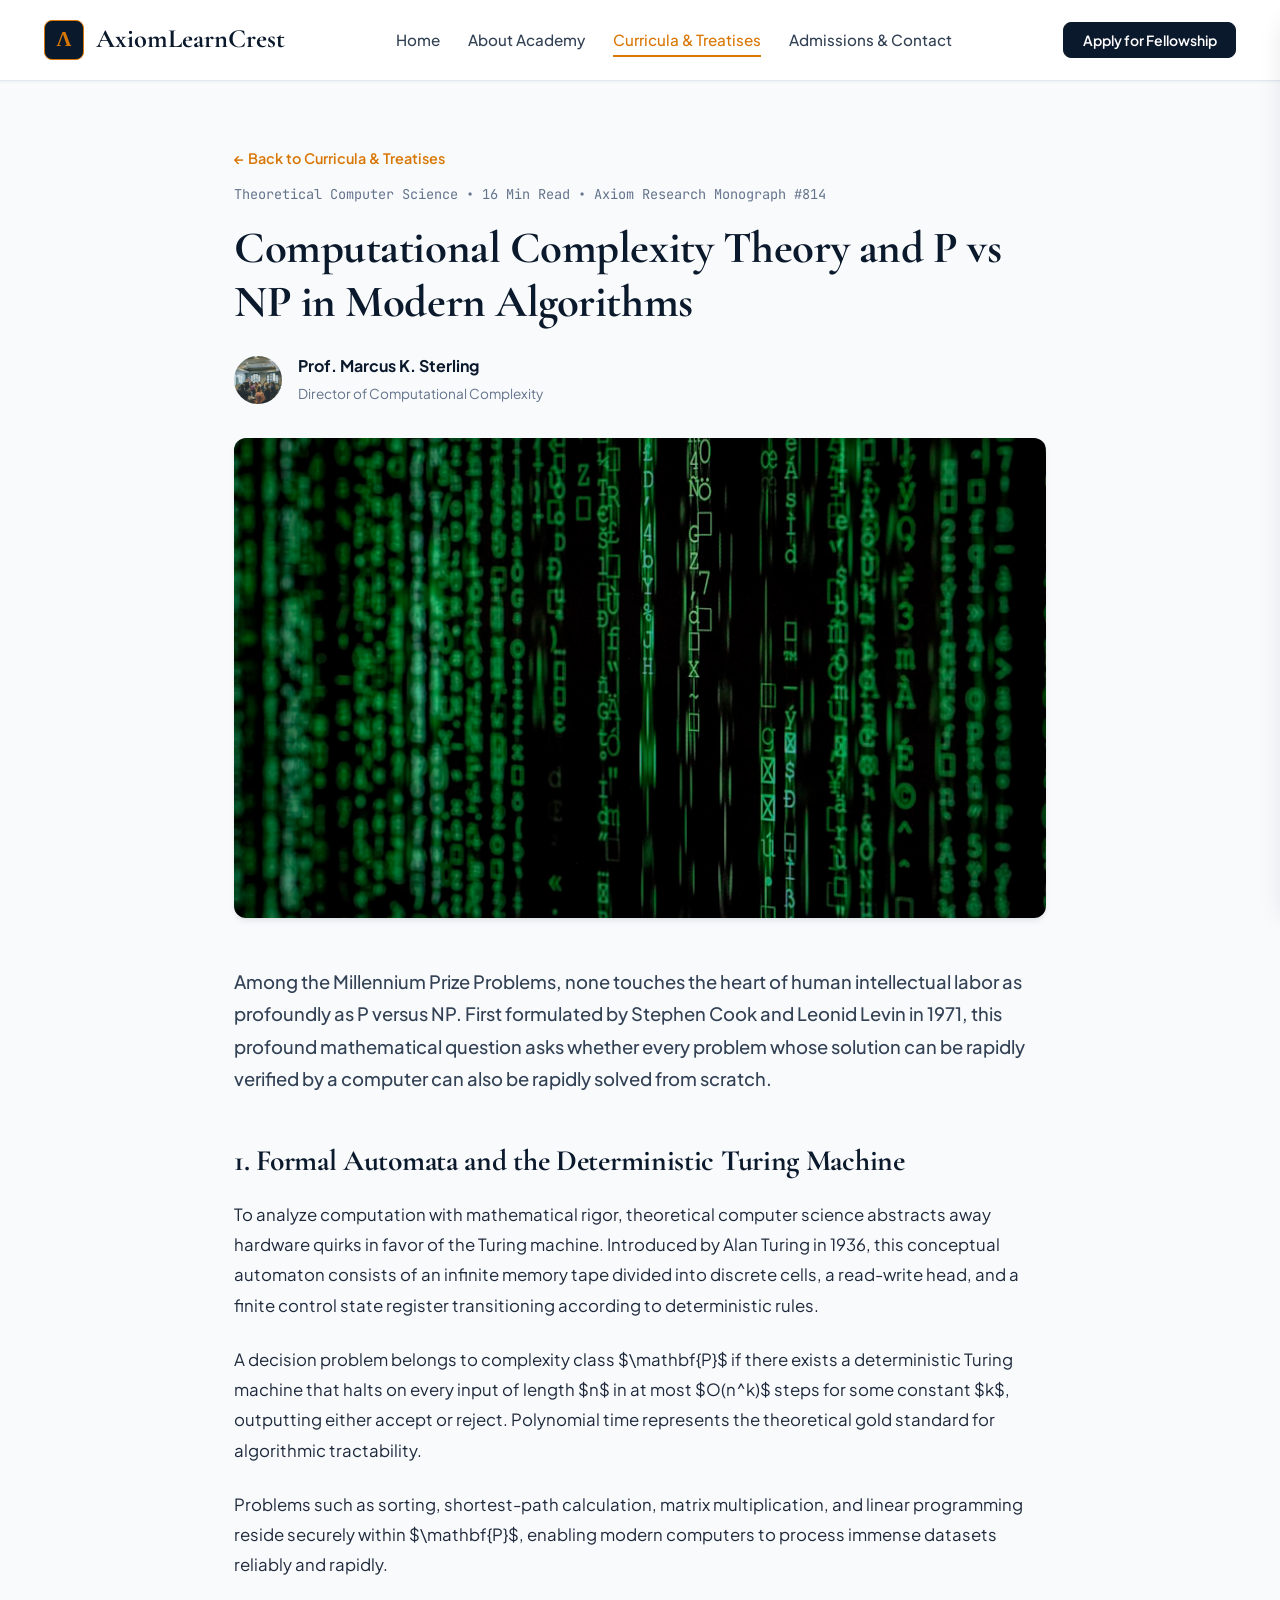
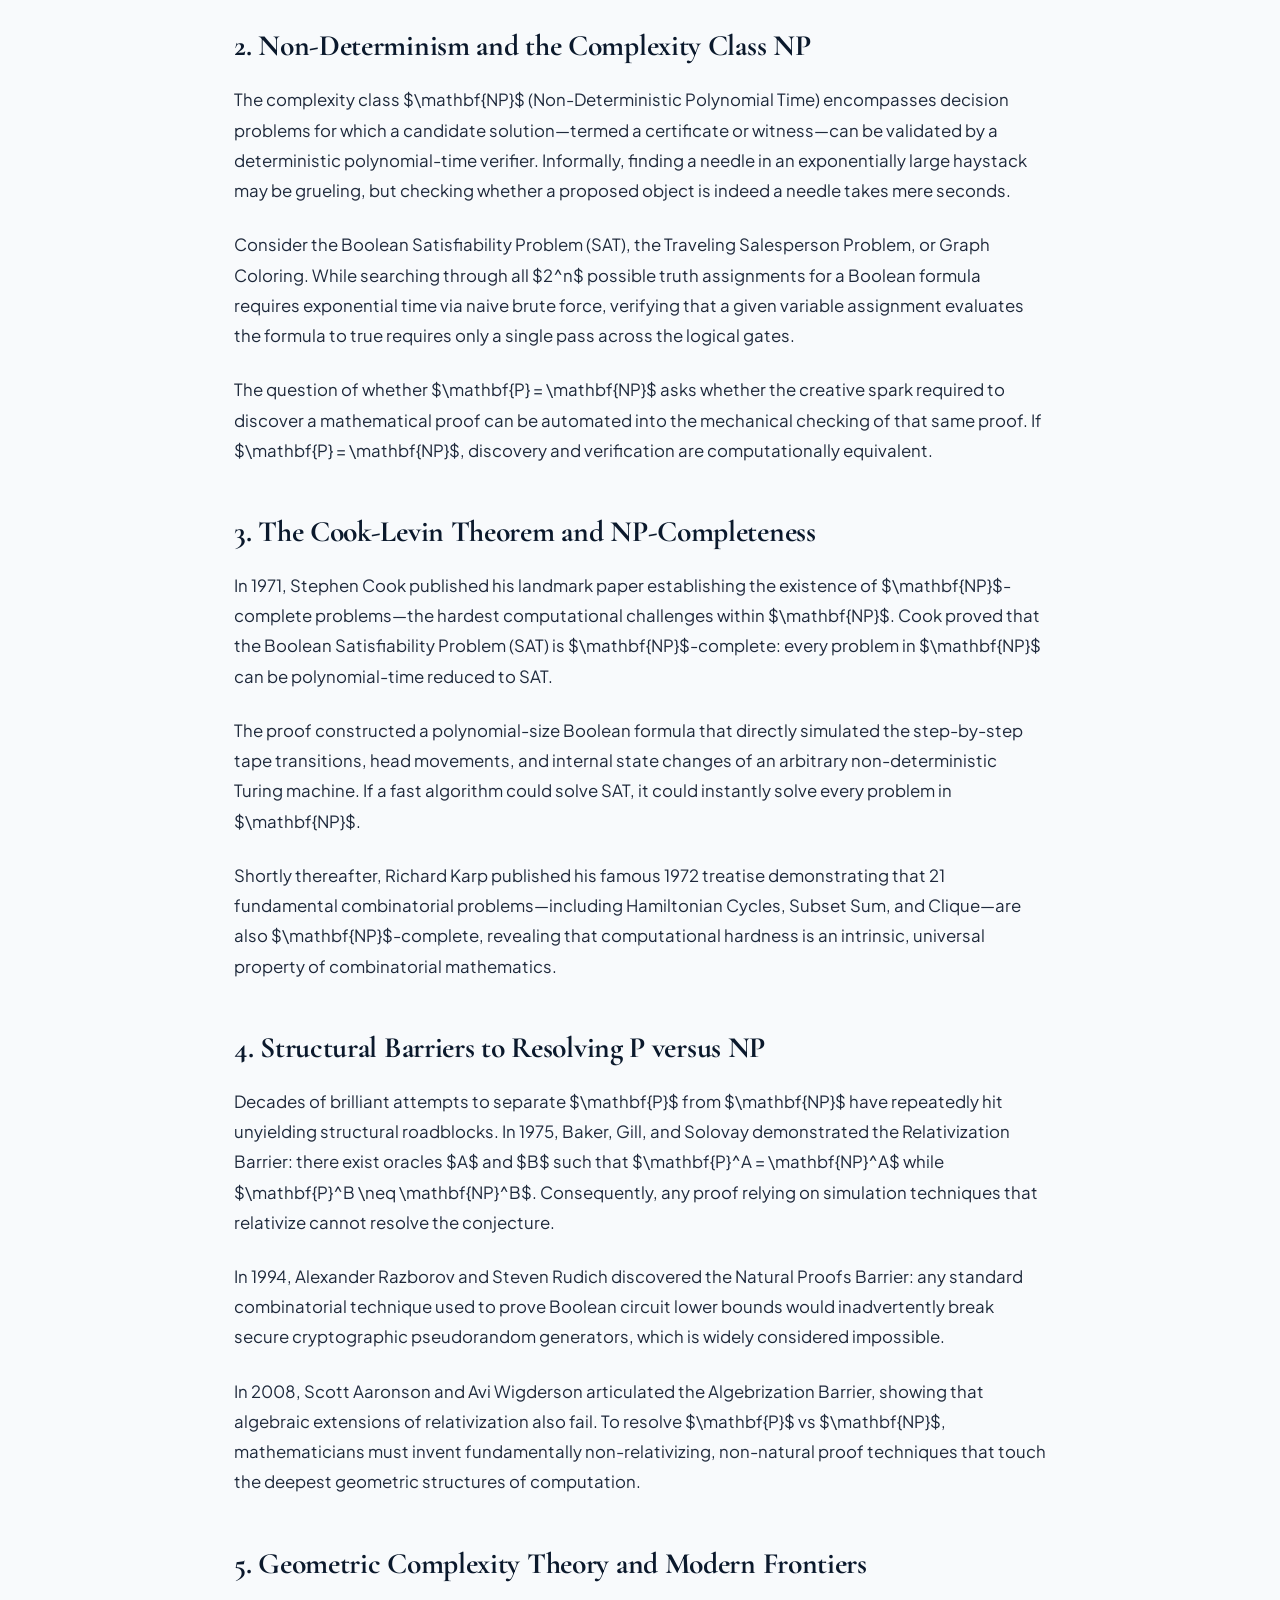
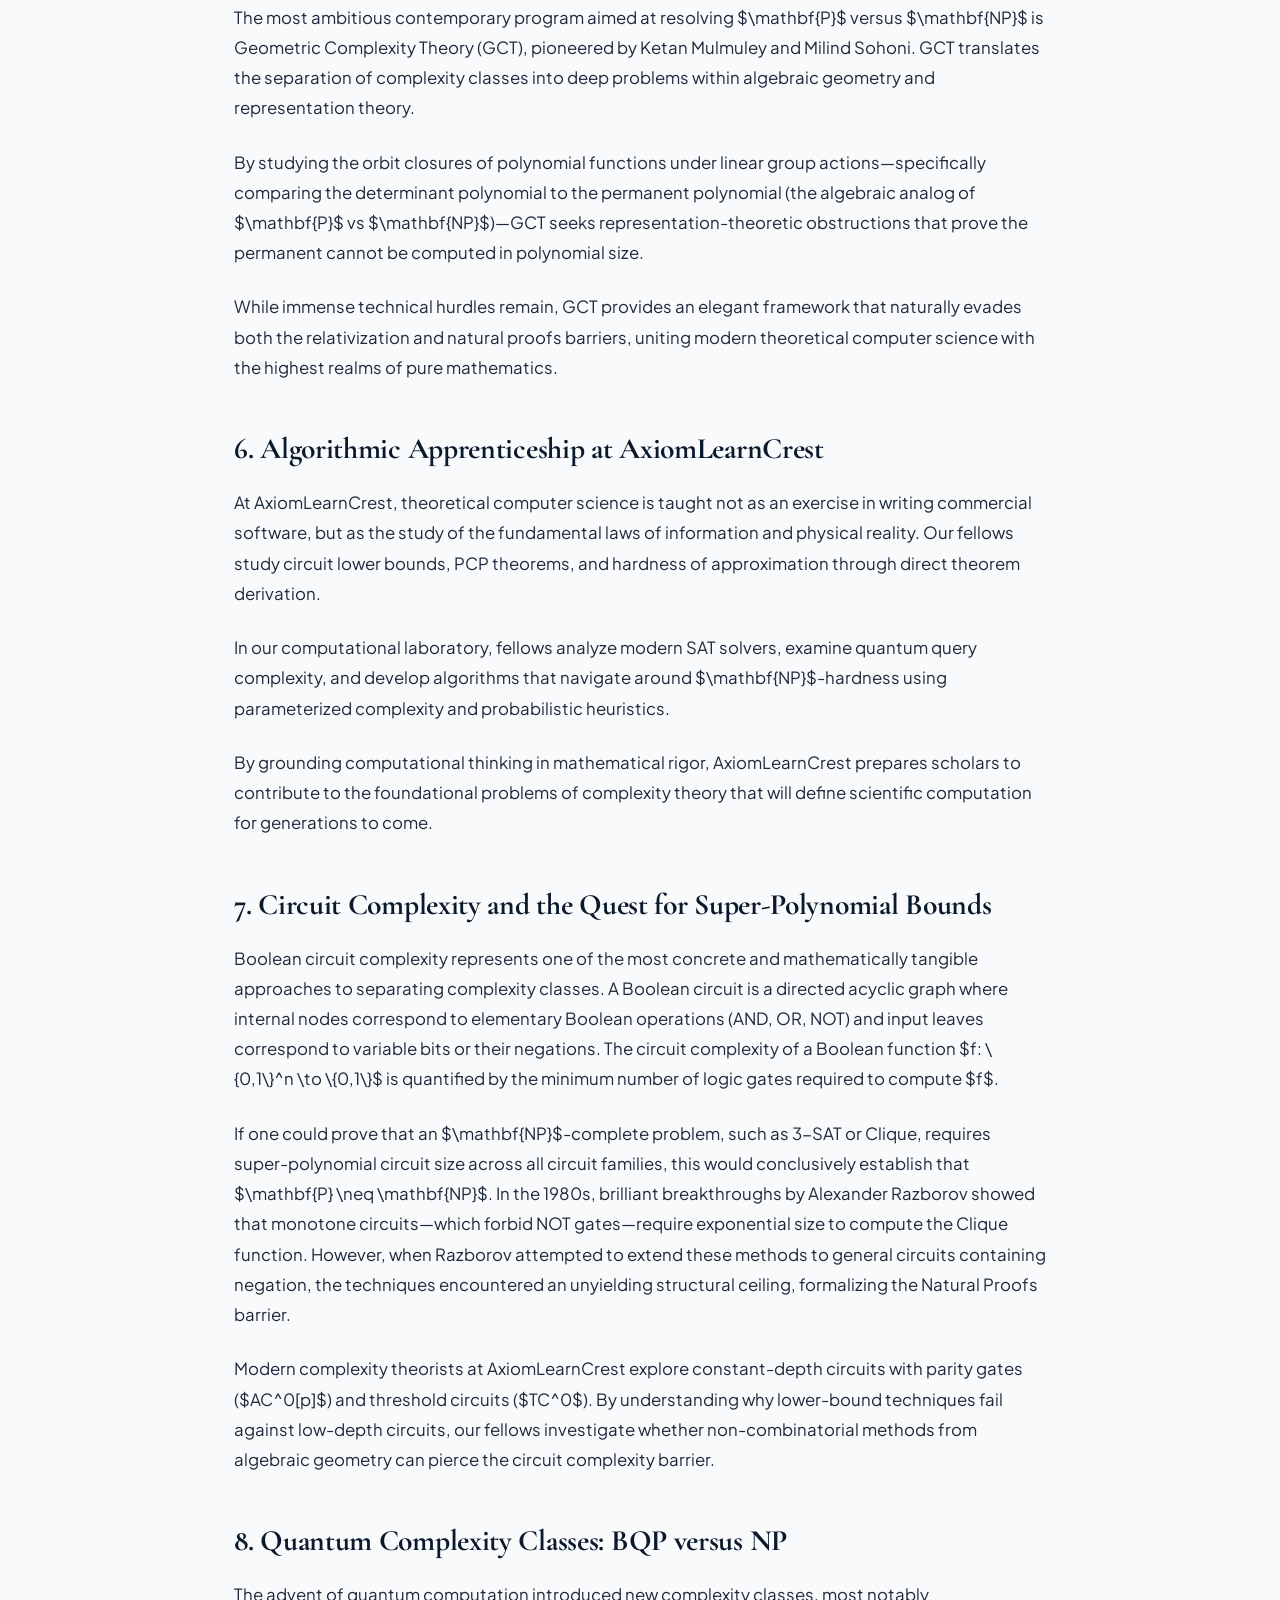
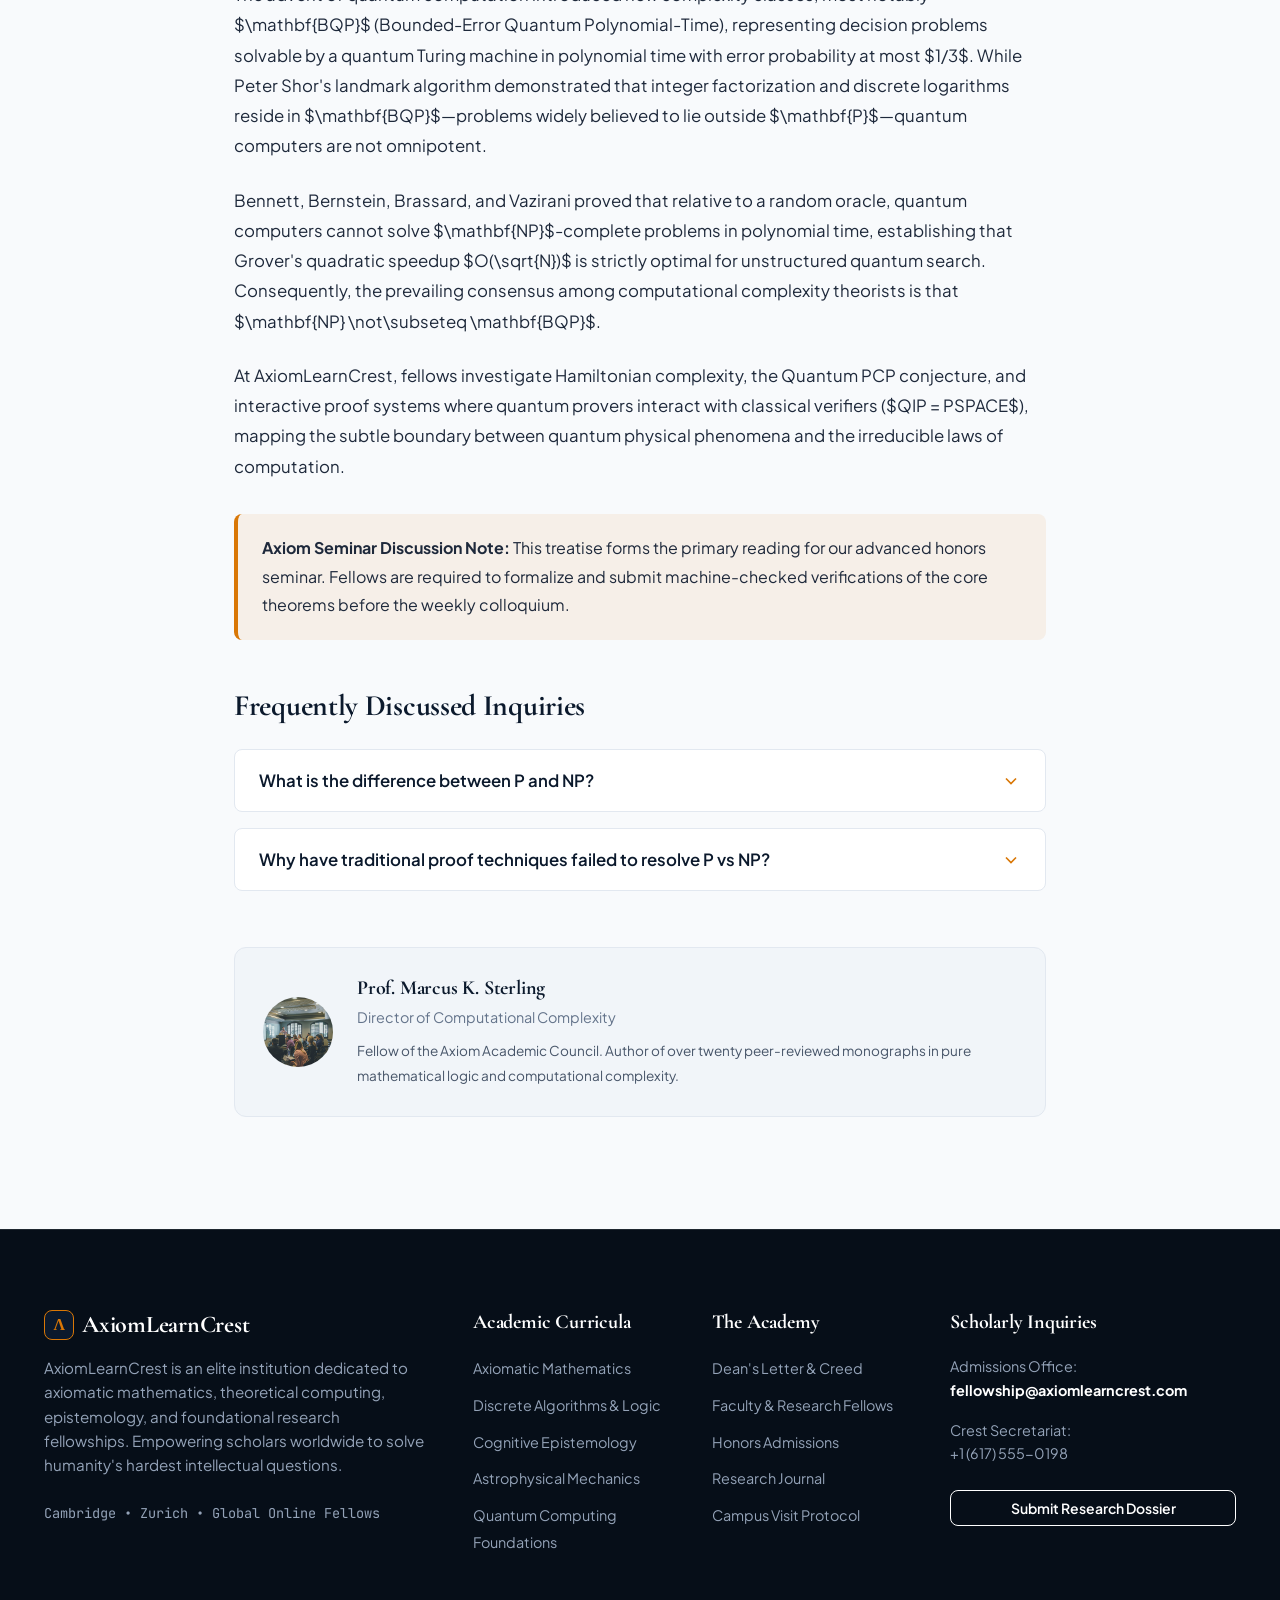
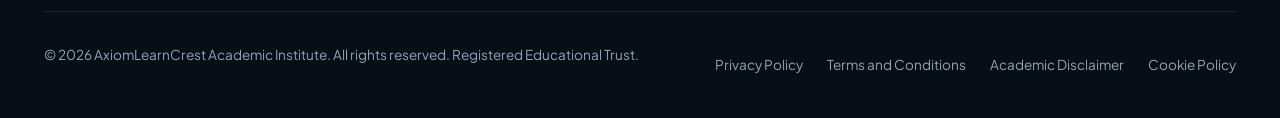
<file: blog/computational-complexity-theory-and-p-versus-np-in-modern-algorithms.html>
<!DOCTYPE html>
<html lang="en">
<head>
  <meta charset="UTF-8">
  <meta name="viewport" content="width=device-width, initial-scale=1.0">
  <title>Computational Complexity Theory and P vs NP in Modern Algorithms | AxiomLearnCrest Archive</title>
  <meta name="description" content="In-depth academic monograph on computational complexity theory and p vs np in modern algorithms: proofs, conceptual models, and curricular analysis from AxiomLearnCrest.">
  <link rel="canonical" href="https://axiomlearncrest.com/blog/computational-complexity-theory-and-p-versus-np-in-modern-algorithms.html">
<link rel="preconnect" href="https://fonts.googleapis.com">
<link rel="preconnect" href="https://fonts.gstatic.com" crossorigin>
<link href="https://fonts.googleapis.com/css2?family=Cormorant+Garamond:ital,wght@0,400;0,600;0,700;1,400;1,600&family=JetBrains+Mono:wght@400;500;700&family=Plus+Jakarta+Sans:wght@400;500;600;700;800&display=swap" rel="stylesheet">
  <link rel="stylesheet" href="../assets/css/style.css">
  <link rel="icon" href="../favicon.ico">
<!-- Google tag (gtag.js) -->
<script async src="https://www.googletagmanager.com/gtag/js?id=G-0LY0HY7L01"></script>
<script>
  window.dataLayer = window.dataLayer || [];
  function gtag(){dataLayer.push(arguments);}
  gtag("js", new Date());
  gtag("config", "G-0LY0HY7L01");
</script>
</head>
<body>

<!-- Header Navigation -->
<header class="site-header">
  <div class="container">
    <div class="nav-inner">
      <a href="../index.php" class="brand-logo" aria-label="AxiomLearnCrest Academy">
        <span class="crest-symbol">&Lambda;</span>
        <span>AxiomLearnCrest</span>
      </a>
      <ul class="nav-menu">
        <li><a href="../index.php" class="nav-link ">Home</a></li>
        <li><a href="../about.html" class="nav-link ">About Academy</a></li>
        <li><a href="../blog.html" class="nav-link active">Curricula & Treatises</a></li>
        <li><a href="../contact.html" class="nav-link ">Admissions & Contact</a></li>
      </ul>
      <div class="nav-actions">
        <a href="../contact.html" class="btn btn-primary btn-sm">Apply for Fellowship</a>
        <button class="hamburger-btn" id="hamburger-btn" aria-label="Open Navigation Menu">
          <svg viewBox="0 0 24 24" fill="none" stroke="currentColor" stroke-width="2"><line x1="3" y1="12" x2="21" y2="12"/><line x1="3" y1="6" x2="21" y2="6"/><line x1="3" y1="18" x2="21" y2="18"/></svg>
        </button>
      </div>
    </div>
  </div>
</header>

<!-- Mobile Navigation Drawer -->
<div class="drawer-overlay" id="drawer-overlay"></div>
<div class="mobile-drawer" id="mobile-drawer" role="dialog" aria-modal="true" aria-label="Mobile Navigation">
  <div class="drawer-header">
    <a href="../index.php" class="brand-logo" style="font-size:1.35rem;">
      <span class="crest-symbol" style="width:32px;height:32px;font-size:1rem;">&Lambda;</span>
      <span>AxiomLearnCrest</span>
    </a>
    <button class="drawer-close-btn" id="drawer-close" aria-label="Close Navigation Menu">
      <svg width="24" height="24" viewBox="0 0 24 24" fill="none" stroke="currentColor" stroke-width="2"><line x1="18" y1="6" x2="6" y2="18"/><line x1="6" y1="6" x2="18" y2="18"/></svg>
    </button>
  </div>
  <ul class="drawer-nav">
    <li><a href="../index.php">Home</a></li>
    <li><a href="../about.html">About Academy</a></li>
    <li><a href="../blog.html">Curricula & Treatises</a></li>
    <li><a href="../contact.html">Admissions & Contact</a></li>
    <li><a href="../privacy-policy.html">Privacy Policy</a></li>
    <li><a href="../terms-and-conditions.html">Terms & Conditions</a></li>
  </ul>
  <div style="margin-top:auto;padding-top:1.5rem;border-top:1px solid var(--color-border);">
    <a href="../contact.html" class="btn btn-accent" style="width:100%;">Apply for Fellowship</a>
  </div>
</div>


<main>
  <article class="container-narrow" style="padding:4rem 1.5rem;">
    <div style="margin-bottom:2rem;">
      <a href="../blog.html" style="color:var(--color-accent);font-weight:600;font-size:0.9rem;">&larr; Back to Curricula & Treatises</a>
      <div style="font-family:var(--font-mono);font-size:0.85rem;color:var(--color-slate-500);margin-top:0.75rem;">
        <span>Theoretical Computer Science</span> &bull; <span>16 Min Read</span> &bull; <span>Axiom Research Monograph #814</span>
      </div>
      <h1 style="font-size:2.8rem;margin:1rem 0 1.5rem;line-height:1.2;">Computational Complexity Theory and P vs NP in Modern Algorithms</h1>
      <div style="display:flex;align-items:center;gap:1rem;">
        <img src="../assets/images/modern_lecture_theatre.jpg" alt="Prof. Marcus K. Sterling" style="width:48px;height:48px;border-radius:var(--radius-full);object-fit:cover;">
        <div>
          <strong style="color:var(--color-primary);display:block;">Prof. Marcus K. Sterling</strong>
          <span style="color:var(--color-slate-500);font-size:0.85rem;">Director of Computational Complexity</span>
        </div>
      </div>
    </div>

    <img src="../assets/images/computational_lab_coding.jpg" alt="Computational Complexity Theory and P vs NP in Modern Algorithms" class="article-featured-img">

    <div class="article-content">
      <p class="hero-lead" style="color:var(--color-slate-700);font-weight:500;font-size:1.15rem;line-height:1.75;">
        Among the Millennium Prize Problems, none touches the heart of human intellectual labor as profoundly as P versus NP. First formulated by Stephen Cook and Leonid Levin in 1971, this profound mathematical question asks whether every problem whose solution can be rapidly verified by a computer can also be rapidly solved from scratch.
      </p>

      <h2>1. Formal Automata and the Deterministic Turing Machine</h2>
      
    <p>To analyze computation with mathematical rigor, theoretical computer science abstracts away hardware quirks in favor of the Turing machine. Introduced by Alan Turing in 1936, this conceptual automaton consists of an infinite memory tape divided into discrete cells, a read-write head, and a finite control state register transitioning according to deterministic rules.</p>
    <p>A decision problem belongs to complexity class $\mathbf{P}$ if there exists a deterministic Turing machine that halts on every input of length $n$ in at most $O(n^k)$ steps for some constant $k$, outputting either accept or reject. Polynomial time represents the theoretical gold standard for algorithmic tractability.</p>
    <p>Problems such as sorting, shortest-path calculation, matrix multiplication, and linear programming reside securely within $\mathbf{P}$, enabling modern computers to process immense datasets reliably and rapidly.</p>
    

      <h2>2. Non-Determinism and the Complexity Class NP</h2>
      
    <p>The complexity class $\mathbf{NP}$ (Non-Deterministic Polynomial Time) encompasses decision problems for which a candidate solution—termed a certificate or witness—can be validated by a deterministic polynomial-time verifier. Informally, finding a needle in an exponentially large haystack may be grueling, but checking whether a proposed object is indeed a needle takes mere seconds.</p>
    <p>Consider the Boolean Satisfiability Problem (SAT), the Traveling Salesperson Problem, or Graph Coloring. While searching through all $2^n$ possible truth assignments for a Boolean formula requires exponential time via naive brute force, verifying that a given variable assignment evaluates the formula to true requires only a single pass across the logical gates.</p>
    <p>The question of whether $\mathbf{P} = \mathbf{NP}$ asks whether the creative spark required to discover a mathematical proof can be automated into the mechanical checking of that same proof. If $\mathbf{P} = \mathbf{NP}$, discovery and verification are computationally equivalent.</p>
    

      <h2>3. The Cook-Levin Theorem and NP-Completeness</h2>
      
    <p>In 1971, Stephen Cook published his landmark paper establishing the existence of $\mathbf{NP}$-complete problems—the hardest computational challenges within $\mathbf{NP}$. Cook proved that the Boolean Satisfiability Problem (SAT) is $\mathbf{NP}$-complete: every problem in $\mathbf{NP}$ can be polynomial-time reduced to SAT.</p>
    <p>The proof constructed a polynomial-size Boolean formula that directly simulated the step-by-step tape transitions, head movements, and internal state changes of an arbitrary non-deterministic Turing machine. If a fast algorithm could solve SAT, it could instantly solve every problem in $\mathbf{NP}$.</p>
    <p>Shortly thereafter, Richard Karp published his famous 1972 treatise demonstrating that 21 fundamental combinatorial problems—including Hamiltonian Cycles, Subset Sum, and Clique—are also $\mathbf{NP}$-complete, revealing that computational hardness is an intrinsic, universal property of combinatorial mathematics.</p>
    

      <h2>4. Structural Barriers to Resolving P versus NP</h2>
      
    <p>Decades of brilliant attempts to separate $\mathbf{P}$ from $\mathbf{NP}$ have repeatedly hit unyielding structural roadblocks. In 1975, Baker, Gill, and Solovay demonstrated the Relativization Barrier: there exist oracles $A$ and $B$ such that $\mathbf{P}^A = \mathbf{NP}^A$ while $\mathbf{P}^B \neq \mathbf{NP}^B$. Consequently, any proof relying on simulation techniques that relativize cannot resolve the conjecture.</p>
    <p>In 1994, Alexander Razborov and Steven Rudich discovered the Natural Proofs Barrier: any standard combinatorial technique used to prove Boolean circuit lower bounds would inadvertently break secure cryptographic pseudorandom generators, which is widely considered impossible.</p>
    <p>In 2008, Scott Aaronson and Avi Wigderson articulated the Algebrization Barrier, showing that algebraic extensions of relativization also fail. To resolve $\mathbf{P}$ vs $\mathbf{NP}$, mathematicians must invent fundamentally non-relativizing, non-natural proof techniques that touch the deepest geometric structures of computation.</p>
    

      <h2>5. Geometric Complexity Theory and Modern Frontiers</h2>
      
    <p>The most ambitious contemporary program aimed at resolving $\mathbf{P}$ versus $\mathbf{NP}$ is Geometric Complexity Theory (GCT), pioneered by Ketan Mulmuley and Milind Sohoni. GCT translates the separation of complexity classes into deep problems within algebraic geometry and representation theory.</p>
    <p>By studying the orbit closures of polynomial functions under linear group actions—specifically comparing the determinant polynomial to the permanent polynomial (the algebraic analog of $\mathbf{P}$ vs $\mathbf{NP}$)—GCT seeks representation-theoretic obstructions that prove the permanent cannot be computed in polynomial size.</p>
    <p>While immense technical hurdles remain, GCT provides an elegant framework that naturally evades both the relativization and natural proofs barriers, uniting modern theoretical computer science with the highest realms of pure mathematics.</p>
    

      <h2>6. Algorithmic Apprenticeship at AxiomLearnCrest</h2>
      
    <p>At AxiomLearnCrest, theoretical computer science is taught not as an exercise in writing commercial software, but as the study of the fundamental laws of information and physical reality. Our fellows study circuit lower bounds, PCP theorems, and hardness of approximation through direct theorem derivation.</p>
    <p>In our computational laboratory, fellows analyze modern SAT solvers, examine quantum query complexity, and develop algorithms that navigate around $\mathbf{NP}$-hardness using parameterized complexity and probabilistic heuristics.</p>
    <p>By grounding computational thinking in mathematical rigor, AxiomLearnCrest prepares scholars to contribute to the foundational problems of complexity theory that will define scientific computation for generations to come.</p>
    

      
      <h2>7. Circuit Complexity and the Quest for Super-Polynomial Bounds</h2>
      <p>Boolean circuit complexity represents one of the most concrete and mathematically tangible approaches to separating complexity classes. A Boolean circuit is a directed acyclic graph where internal nodes correspond to elementary Boolean operations (AND, OR, NOT) and input leaves correspond to variable bits or their negations. The circuit complexity of a Boolean function $f: \{0,1\}^n \to \{0,1\}$ is quantified by the minimum number of logic gates required to compute $f$.</p>
      <p>If one could prove that an $\mathbf{NP}$-complete problem, such as 3-SAT or Clique, requires super-polynomial circuit size across all circuit families, this would conclusively establish that $\mathbf{P} \neq \mathbf{NP}$. In the 1980s, brilliant breakthroughs by Alexander Razborov showed that monotone circuits—which forbid NOT gates—require exponential size to compute the Clique function. However, when Razborov attempted to extend these methods to general circuits containing negation, the techniques encountered an unyielding structural ceiling, formalizing the Natural Proofs barrier.</p>
      <p>Modern complexity theorists at AxiomLearnCrest explore constant-depth circuits with parity gates ($AC^0[p]$) and threshold circuits ($TC^0$). By understanding why lower-bound techniques fail against low-depth circuits, our fellows investigate whether non-combinatorial methods from algebraic geometry can pierce the circuit complexity barrier.</p>

      <h2>8. Quantum Complexity Classes: BQP versus NP</h2>
      <p>The advent of quantum computation introduced new complexity classes, most notably $\mathbf{BQP}$ (Bounded-Error Quantum Polynomial-Time), representing decision problems solvable by a quantum Turing machine in polynomial time with error probability at most $1/3$. While Peter Shor's landmark algorithm demonstrated that integer factorization and discrete logarithms reside in $\mathbf{BQP}$—problems widely believed to lie outside $\mathbf{P}$—quantum computers are not omnipotent.</p>
      <p>Bennett, Bernstein, Brassard, and Vazirani proved that relative to a random oracle, quantum computers cannot solve $\mathbf{NP}$-complete problems in polynomial time, establishing that Grover's quadratic speedup $O(\sqrt{N})$ is strictly optimal for unstructured quantum search. Consequently, the prevailing consensus among computational complexity theorists is that $\mathbf{NP} \not\subseteq \mathbf{BQP}$.</p>
      <p>At AxiomLearnCrest, fellows investigate Hamiltonian complexity, the Quantum PCP conjecture, and interactive proof systems where quantum provers interact with classical verifiers ($QIP = PSPACE$), mapping the subtle boundary between quantum physical phenomena and the irreducible laws of computation.</p>
    <div class="callout-box">
        <strong>Axiom Seminar Discussion Note:</strong> This treatise forms the primary reading for our advanced honors seminar. Fellows are required to formalize and submit machine-checked verifications of the core theorems before the weekly colloquium.
      </div>

      <h2 style="margin-top:3rem;">Frequently Discussed Inquiries</h2>
      <div class="faq-list" style="margin-top:1.5rem;">
        
    <div class="faq-item">
      <button class="faq-question">
        <span>What is the difference between P and NP?</span>
        <svg class="faq-icon" viewBox="0 0 24 24" fill="none" stroke="currentColor" stroke-width="2"><polyline points="6 9 12 15 18 9"/></svg>
      </button>
      <div class="faq-answer">
        <p>P consists of decision problems solvable by a deterministic Turing machine in polynomial time. NP consists of decision problems whose candidate solutions can be verified by a deterministic Turing machine in polynomial time.</p>
      </div>
    </div>
    <div class="faq-item">
      <button class="faq-question">
        <span>Why have traditional proof techniques failed to resolve P vs NP?</span>
        <svg class="faq-icon" viewBox="0 0 24 24" fill="none" stroke="currentColor" stroke-width="2"><polyline points="6 9 12 15 18 9"/></svg>
      </button>
      <div class="faq-answer">
        <p>Traditional techniques are blocked by known structural barriers: relativization (Baker-Gill-Solovay), natural proofs (Razborov-Rudich), and algebrization (Aaronson-Wigderson). Any successful proof must bypass all three barriers simultaneously.</p>
      </div>
    </div>
      </div>

      <div class="author-box">
        <img src="../assets/images/modern_lecture_theatre.jpg" alt="Prof. Marcus K. Sterling" style="width:70px;height:70px;border-radius:var(--radius-full);object-fit:cover;">
        <div>
          <h4 style="margin-bottom:0.25rem;">Prof. Marcus K. Sterling</h4>
          <p style="color:var(--color-slate-500);font-size:0.9rem;margin-bottom:0.5rem;">Director of Computational Complexity</p>
          <p style="font-size:0.85rem;color:var(--color-slate-600);margin-bottom:0;">Fellow of the Axiom Academic Council. Author of over twenty peer-reviewed monographs in pure mathematical logic and computational complexity.</p>
        </div>
      </div>
    </div>
  </article>
</main>

<!-- Footer -->
<footer class="site-footer">
  <div class="container">
    <div class="footer-grid">
      <div class="footer-brand">
        <h3><span class="crest-symbol" style="width:30px;height:30px;font-size:1rem;">&Lambda;</span> AxiomLearnCrest</h3>
        <p>AxiomLearnCrest is an elite institution dedicated to axiomatic mathematics, theoretical computing, epistemology, and foundational research fellowships. Empowering scholars worldwide to solve humanity's hardest intellectual questions.</p>
        <div style="font-family:var(--font-mono);font-size:0.85rem;color:var(--color-slate-400);">
          <span>Cambridge &bull; Zurich &bull; Global Online Fellows</span>
        </div>
      </div>
      <div>
        <h4 class="footer-title">Academic Curricula</h4>
        <ul class="footer-links">
          <li><a href="../blog.html">Axiomatic Mathematics</a></li>
          <li><a href="../blog.html">Discrete Algorithms & Logic</a></li>
          <li><a href="../blog.html">Cognitive Epistemology</a></li>
          <li><a href="../blog.html">Astrophysical Mechanics</a></li>
          <li><a href="../blog.html">Quantum Computing Foundations</a></li>
        </ul>
      </div>
      <div>
        <h4 class="footer-title">The Academy</h4>
        <ul class="footer-links">
          <li><a href="../about.html">Dean's Letter & Creed</a></li>
          <li><a href="../about.html#faculty">Faculty & Research Fellows</a></li>
          <li><a href="../contact.html">Honors Admissions</a></li>
          <li><a href="../blog.html">Research Journal</a></li>
          <li><a href="../contact.html">Campus Visit Protocol</a></li>
        </ul>
      </div>
      <div>
        <h4 class="footer-title">Scholarly Inquiries</h4>
        <p style="font-size:0.9rem;margin-bottom:1rem;">Admissions Office: <br><strong style="color:#ffffff;">fellowship@axiomlearncrest.com</strong></p>
        <p style="font-size:0.9rem;margin-bottom:1.5rem;">Crest Secretariat: <br>+1 (617) 555-0198</p>
        <a href="../contact.html" class="btn btn-outline-white btn-sm" style="width:100%;">Submit Research Dossier</a>
      </div>
    </div>
    <div class="footer-bottom">
      <p>&copy; 2026 AxiomLearnCrest Academic Institute. All rights reserved. Registered Educational Trust.</p>
      <div class="footer-legal-links">
        <a href="../privacy-policy.html">Privacy Policy</a>
        <a href="../terms-and-conditions.html">Terms and Conditions</a>
        <a href="../disclaimer.html">Academic Disclaimer</a>
        <a href="../cookie-policy.html">Cookie Policy</a>
      </div>
    </div>
  </div>
</footer>
<script src="../assets/js/main.js"></script>


</body>
</html>
</file>
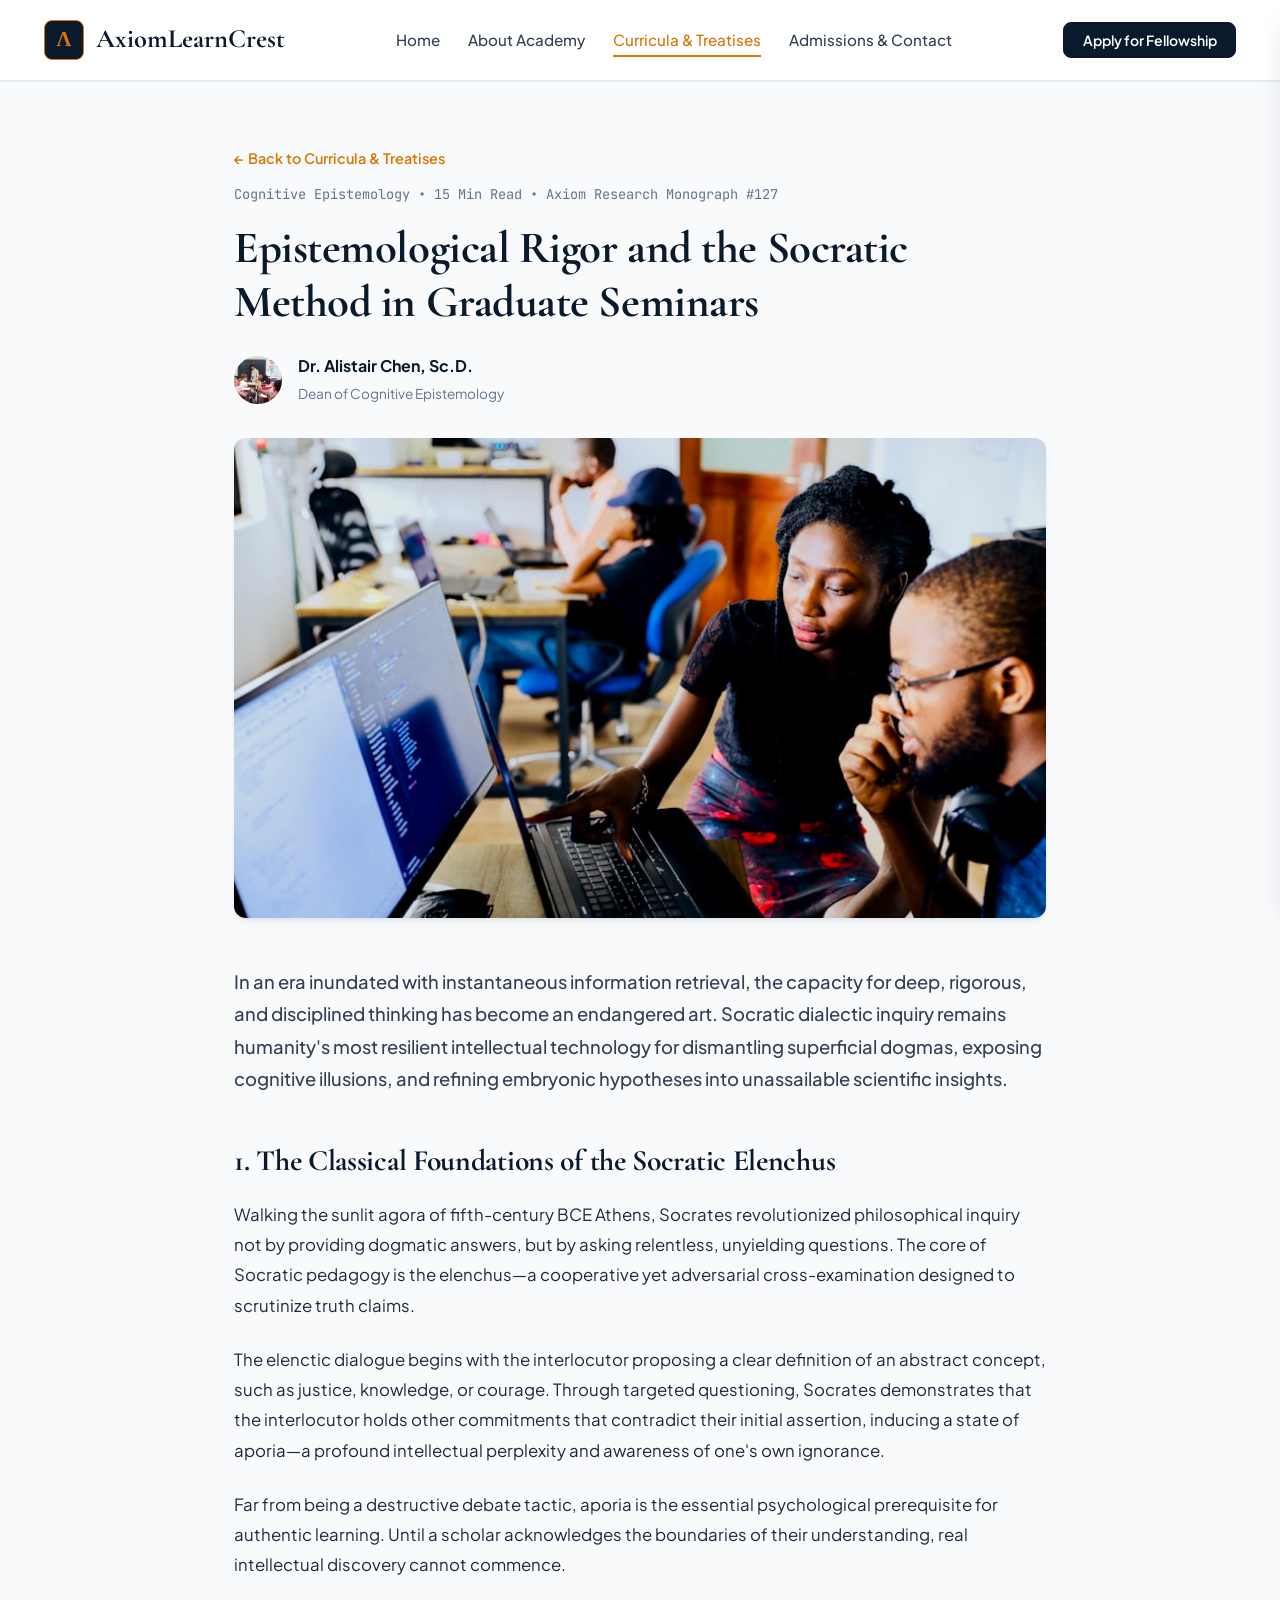
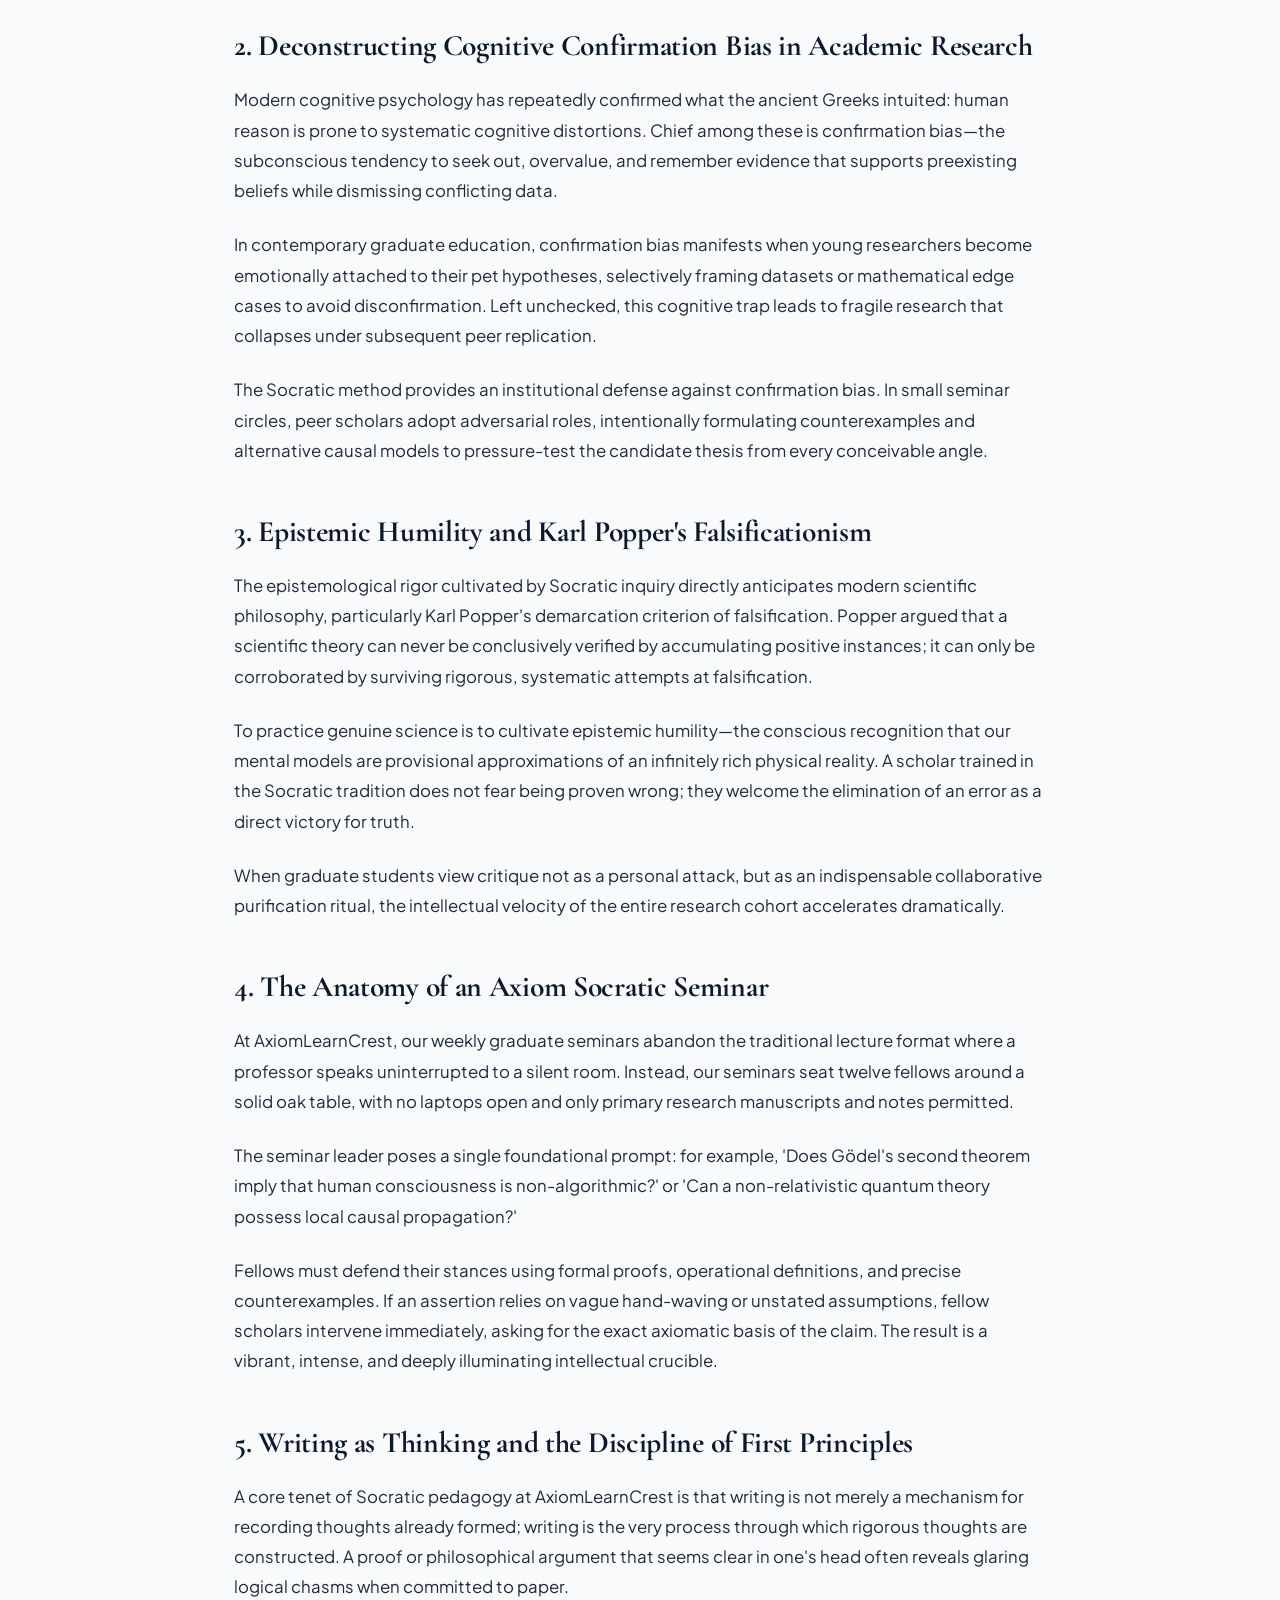
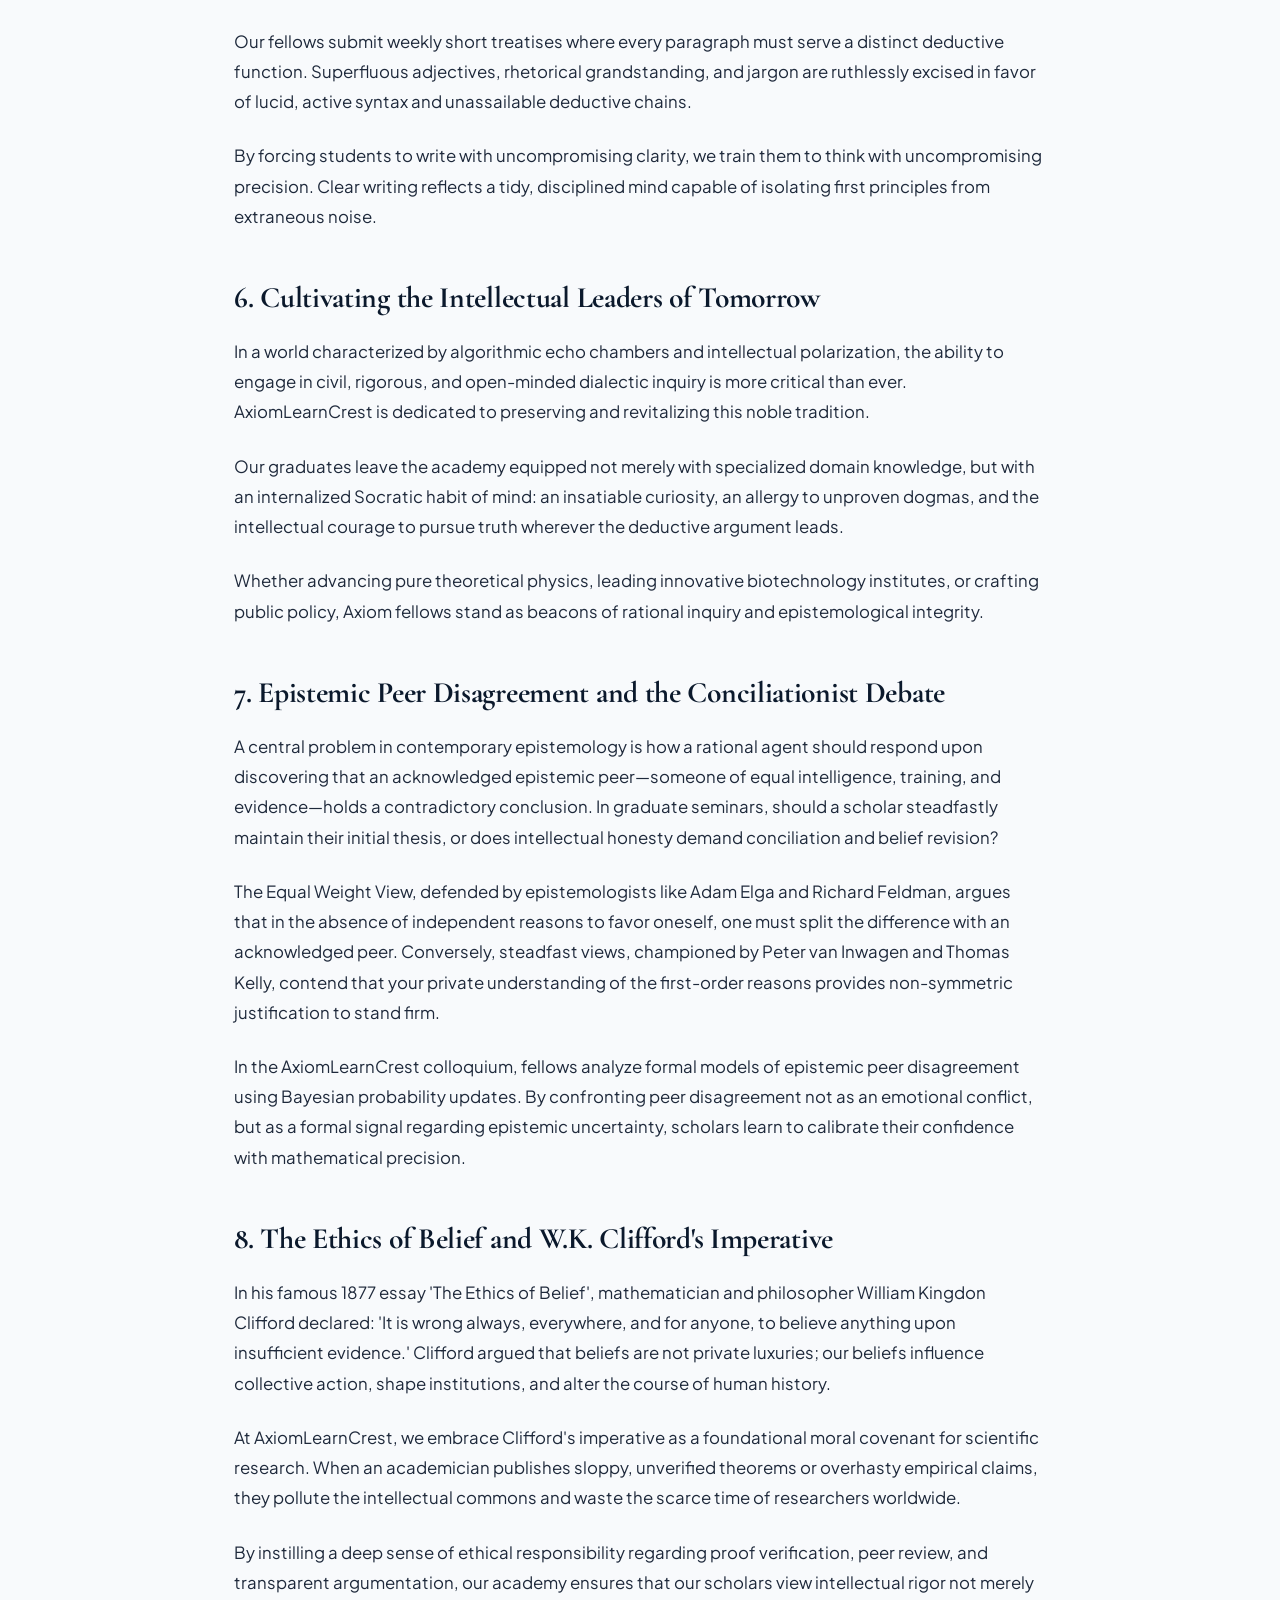
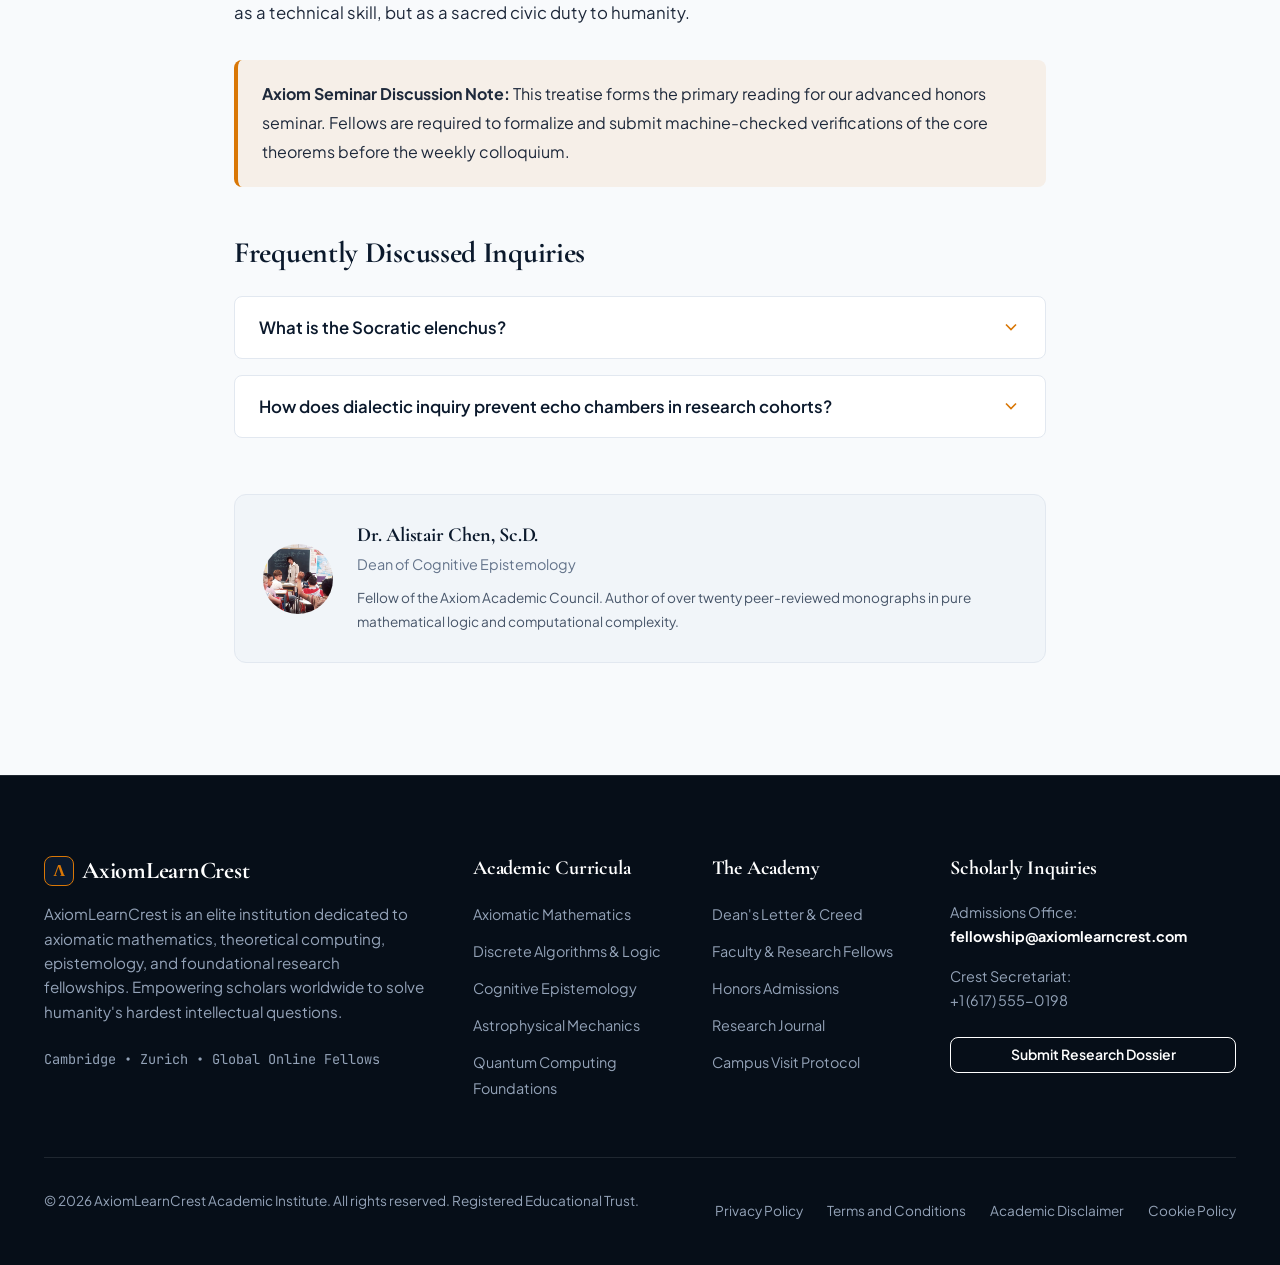
<file: blog/epistemological-rigor-and-the-socratic-method-in-graduate-seminars.html>
<!DOCTYPE html>
<html lang="en">
<head>
  <meta charset="UTF-8">
  <meta name="viewport" content="width=device-width, initial-scale=1.0">
  <title>Epistemological Rigor and the Socratic Method in Graduate Seminars | AxiomLearnCrest Archive</title>
  <meta name="description" content="In-depth academic monograph on epistemological rigor and the socratic method in graduate seminars: proofs, conceptual models, and curricular analysis from AxiomLearnCrest.">
  <link rel="canonical" href="https://axiomlearncrest.com/blog/epistemological-rigor-and-the-socratic-method-in-graduate-seminars.html">
<link rel="preconnect" href="https://fonts.googleapis.com">
<link rel="preconnect" href="https://fonts.gstatic.com" crossorigin>
<link href="https://fonts.googleapis.com/css2?family=Cormorant+Garamond:ital,wght@0,400;0,600;0,700;1,400;1,600&family=JetBrains+Mono:wght@400;500;700&family=Plus+Jakarta+Sans:wght@400;500;600;700;800&display=swap" rel="stylesheet">
  <link rel="stylesheet" href="../assets/css/style.css">
  <link rel="icon" href="../favicon.ico">
<!-- Google tag (gtag.js) -->
<script async src="https://www.googletagmanager.com/gtag/js?id=G-0LY0HY7L01"></script>
<script>
  window.dataLayer = window.dataLayer || [];
  function gtag(){dataLayer.push(arguments);}
  gtag("js", new Date());
  gtag("config", "G-0LY0HY7L01");
</script>
</head>
<body>

<!-- Header Navigation -->
<header class="site-header">
  <div class="container">
    <div class="nav-inner">
      <a href="../index.php" class="brand-logo" aria-label="AxiomLearnCrest Academy">
        <span class="crest-symbol">&Lambda;</span>
        <span>AxiomLearnCrest</span>
      </a>
      <ul class="nav-menu">
        <li><a href="../index.php" class="nav-link ">Home</a></li>
        <li><a href="../about.html" class="nav-link ">About Academy</a></li>
        <li><a href="../blog.html" class="nav-link active">Curricula & Treatises</a></li>
        <li><a href="../contact.html" class="nav-link ">Admissions & Contact</a></li>
      </ul>
      <div class="nav-actions">
        <a href="../contact.html" class="btn btn-primary btn-sm">Apply for Fellowship</a>
        <button class="hamburger-btn" id="hamburger-btn" aria-label="Open Navigation Menu">
          <svg viewBox="0 0 24 24" fill="none" stroke="currentColor" stroke-width="2"><line x1="3" y1="12" x2="21" y2="12"/><line x1="3" y1="6" x2="21" y2="6"/><line x1="3" y1="18" x2="21" y2="18"/></svg>
        </button>
      </div>
    </div>
  </div>
</header>

<!-- Mobile Navigation Drawer -->
<div class="drawer-overlay" id="drawer-overlay"></div>
<div class="mobile-drawer" id="mobile-drawer" role="dialog" aria-modal="true" aria-label="Mobile Navigation">
  <div class="drawer-header">
    <a href="../index.php" class="brand-logo" style="font-size:1.35rem;">
      <span class="crest-symbol" style="width:32px;height:32px;font-size:1rem;">&Lambda;</span>
      <span>AxiomLearnCrest</span>
    </a>
    <button class="drawer-close-btn" id="drawer-close" aria-label="Close Navigation Menu">
      <svg width="24" height="24" viewBox="0 0 24 24" fill="none" stroke="currentColor" stroke-width="2"><line x1="18" y1="6" x2="6" y2="18"/><line x1="6" y1="6" x2="18" y2="18"/></svg>
    </button>
  </div>
  <ul class="drawer-nav">
    <li><a href="../index.php">Home</a></li>
    <li><a href="../about.html">About Academy</a></li>
    <li><a href="../blog.html">Curricula & Treatises</a></li>
    <li><a href="../contact.html">Admissions & Contact</a></li>
    <li><a href="../privacy-policy.html">Privacy Policy</a></li>
    <li><a href="../terms-and-conditions.html">Terms & Conditions</a></li>
  </ul>
  <div style="margin-top:auto;padding-top:1.5rem;border-top:1px solid var(--color-border);">
    <a href="../contact.html" class="btn btn-accent" style="width:100%;">Apply for Fellowship</a>
  </div>
</div>


<main>
  <article class="container-narrow" style="padding:4rem 1.5rem;">
    <div style="margin-bottom:2rem;">
      <a href="../blog.html" style="color:var(--color-accent);font-weight:600;font-size:0.9rem;">&larr; Back to Curricula & Treatises</a>
      <div style="font-family:var(--font-mono);font-size:0.85rem;color:var(--color-slate-500);margin-top:0.75rem;">
        <span>Cognitive Epistemology</span> &bull; <span>15 Min Read</span> &bull; <span>Axiom Research Monograph #127</span>
      </div>
      <h1 style="font-size:2.8rem;margin:1rem 0 1.5rem;line-height:1.2;">Epistemological Rigor and the Socratic Method in Graduate Seminars</h1>
      <div style="display:flex;align-items:center;gap:1rem;">
        <img src="../assets/images/peer_tutoring_mathematics.jpg" alt="Dr. Alistair Chen, Sc.D." style="width:48px;height:48px;border-radius:var(--radius-full);object-fit:cover;">
        <div>
          <strong style="color:var(--color-primary);display:block;">Dr. Alistair Chen, Sc.D.</strong>
          <span style="color:var(--color-slate-500);font-size:0.85rem;">Dean of Cognitive Epistemology</span>
        </div>
      </div>
    </div>

    <img src="../assets/images/seminar_discussion_table.jpg" alt="Epistemological Rigor and the Socratic Method in Graduate Seminars" class="article-featured-img">

    <div class="article-content">
      <p class="hero-lead" style="color:var(--color-slate-700);font-weight:500;font-size:1.15rem;line-height:1.75;">
        In an era inundated with instantaneous information retrieval, the capacity for deep, rigorous, and disciplined thinking has become an endangered art. Socratic dialectic inquiry remains humanity's most resilient intellectual technology for dismantling superficial dogmas, exposing cognitive illusions, and refining embryonic hypotheses into unassailable scientific insights.
      </p>

      <h2>1. The Classical Foundations of the Socratic Elenchus</h2>
      
    <p>Walking the sunlit agora of fifth-century BCE Athens, Socrates revolutionized philosophical inquiry not by providing dogmatic answers, but by asking relentless, unyielding questions. The core of Socratic pedagogy is the elenchus—a cooperative yet adversarial cross-examination designed to scrutinize truth claims.</p>
    <p>The elenctic dialogue begins with the interlocutor proposing a clear definition of an abstract concept, such as justice, knowledge, or courage. Through targeted questioning, Socrates demonstrates that the interlocutor holds other commitments that contradict their initial assertion, inducing a state of aporia—a profound intellectual perplexity and awareness of one's own ignorance.</p>
    <p>Far from being a destructive debate tactic, aporia is the essential psychological prerequisite for authentic learning. Until a scholar acknowledges the boundaries of their understanding, real intellectual discovery cannot commence.</p>
    

      <h2>2. Deconstructing Cognitive Confirmation Bias in Academic Research</h2>
      
    <p>Modern cognitive psychology has repeatedly confirmed what the ancient Greeks intuited: human reason is prone to systematic cognitive distortions. Chief among these is confirmation bias—the subconscious tendency to seek out, overvalue, and remember evidence that supports preexisting beliefs while dismissing conflicting data.</p>
    <p>In contemporary graduate education, confirmation bias manifests when young researchers become emotionally attached to their pet hypotheses, selectively framing datasets or mathematical edge cases to avoid disconfirmation. Left unchecked, this cognitive trap leads to fragile research that collapses under subsequent peer replication.</p>
    <p>The Socratic method provides an institutional defense against confirmation bias. In small seminar circles, peer scholars adopt adversarial roles, intentionally formulating counterexamples and alternative causal models to pressure-test the candidate thesis from every conceivable angle.</p>
    

      <h2>3. Epistemic Humility and Karl Popper's Falsificationism</h2>
      
    <p>The epistemological rigor cultivated by Socratic inquiry directly anticipates modern scientific philosophy, particularly Karl Popper's demarcation criterion of falsification. Popper argued that a scientific theory can never be conclusively verified by accumulating positive instances; it can only be corroborated by surviving rigorous, systematic attempts at falsification.</p>
    <p>To practice genuine science is to cultivate epistemic humility—the conscious recognition that our mental models are provisional approximations of an infinitely rich physical reality. A scholar trained in the Socratic tradition does not fear being proven wrong; they welcome the elimination of an error as a direct victory for truth.</p>
    <p>When graduate students view critique not as a personal attack, but as an indispensable collaborative purification ritual, the intellectual velocity of the entire research cohort accelerates dramatically.</p>
    

      <h2>4. The Anatomy of an Axiom Socratic Seminar</h2>
      
    <p>At AxiomLearnCrest, our weekly graduate seminars abandon the traditional lecture format where a professor speaks uninterrupted to a silent room. Instead, our seminars seat twelve fellows around a solid oak table, with no laptops open and only primary research manuscripts and notes permitted.</p>
    <p>The seminar leader poses a single foundational prompt: for example, 'Does Gödel's second theorem imply that human consciousness is non-algorithmic?' or 'Can a non-relativistic quantum theory possess local causal propagation?'</p>
    <p>Fellows must defend their stances using formal proofs, operational definitions, and precise counterexamples. If an assertion relies on vague hand-waving or unstated assumptions, fellow scholars intervene immediately, asking for the exact axiomatic basis of the claim. The result is a vibrant, intense, and deeply illuminating intellectual crucible.</p>
    

      <h2>5. Writing as Thinking and the Discipline of First Principles</h2>
      
    <p>A core tenet of Socratic pedagogy at AxiomLearnCrest is that writing is not merely a mechanism for recording thoughts already formed; writing is the very process through which rigorous thoughts are constructed. A proof or philosophical argument that seems clear in one's head often reveals glaring logical chasms when committed to paper.</p>
    <p>Our fellows submit weekly short treatises where every paragraph must serve a distinct deductive function. Superfluous adjectives, rhetorical grandstanding, and jargon are ruthlessly excised in favor of lucid, active syntax and unassailable deductive chains.</p>
    <p>By forcing students to write with uncompromising clarity, we train them to think with uncompromising precision. Clear writing reflects a tidy, disciplined mind capable of isolating first principles from extraneous noise.</p>
    

      <h2>6. Cultivating the Intellectual Leaders of Tomorrow</h2>
      
    <p>In a world characterized by algorithmic echo chambers and intellectual polarization, the ability to engage in civil, rigorous, and open-minded dialectic inquiry is more critical than ever. AxiomLearnCrest is dedicated to preserving and revitalizing this noble tradition.</p>
    <p>Our graduates leave the academy equipped not merely with specialized domain knowledge, but with an internalized Socratic habit of mind: an insatiable curiosity, an allergy to unproven dogmas, and the intellectual courage to pursue truth wherever the deductive argument leads.</p>
    <p>Whether advancing pure theoretical physics, leading innovative biotechnology institutes, or crafting public policy, Axiom fellows stand as beacons of rational inquiry and epistemological integrity.</p>
    

      
      <h2>7. Epistemic Peer Disagreement and the Conciliationist Debate</h2>
      <p>A central problem in contemporary epistemology is how a rational agent should respond upon discovering that an acknowledged epistemic peer—someone of equal intelligence, training, and evidence—holds a contradictory conclusion. In graduate seminars, should a scholar steadfastly maintain their initial thesis, or does intellectual honesty demand conciliation and belief revision?</p>
      <p>The Equal Weight View, defended by epistemologists like Adam Elga and Richard Feldman, argues that in the absence of independent reasons to favor oneself, one must split the difference with an acknowledged peer. Conversely, steadfast views, championed by Peter van Inwagen and Thomas Kelly, contend that your private understanding of the first-order reasons provides non-symmetric justification to stand firm.</p>
      <p>In the AxiomLearnCrest colloquium, fellows analyze formal models of epistemic peer disagreement using Bayesian probability updates. By confronting peer disagreement not as an emotional conflict, but as a formal signal regarding epistemic uncertainty, scholars learn to calibrate their confidence with mathematical precision.</p>

      <h2>8. The Ethics of Belief and W.K. Clifford's Imperative</h2>
      <p>In his famous 1877 essay 'The Ethics of Belief', mathematician and philosopher William Kingdon Clifford declared: 'It is wrong always, everywhere, and for anyone, to believe anything upon insufficient evidence.' Clifford argued that beliefs are not private luxuries; our beliefs influence collective action, shape institutions, and alter the course of human history.</p>
      <p>At AxiomLearnCrest, we embrace Clifford's imperative as a foundational moral covenant for scientific research. When an academician publishes sloppy, unverified theorems or overhasty empirical claims, they pollute the intellectual commons and waste the scarce time of researchers worldwide.</p>
      <p>By instilling a deep sense of ethical responsibility regarding proof verification, peer review, and transparent argumentation, our academy ensures that our scholars view intellectual rigor not merely as a technical skill, but as a sacred civic duty to humanity.</p>
    <div class="callout-box">
        <strong>Axiom Seminar Discussion Note:</strong> This treatise forms the primary reading for our advanced honors seminar. Fellows are required to formalize and submit machine-checked verifications of the core theorems before the weekly colloquium.
      </div>

      <h2 style="margin-top:3rem;">Frequently Discussed Inquiries</h2>
      <div class="faq-list" style="margin-top:1.5rem;">
        
    <div class="faq-item">
      <button class="faq-question">
        <span>What is the Socratic elenchus?</span>
        <svg class="faq-icon" viewBox="0 0 24 24" fill="none" stroke="currentColor" stroke-width="2"><polyline points="6 9 12 15 18 9"/></svg>
      </button>
      <div class="faq-answer">
        <p>The elenchus is a dialectic method of systematic cross-examination where a respondent's initial premise is tested through a series of targeted questions until an internal contradiction or false assumption is exposed, cultivating epistemic humility.</p>
      </div>
    </div>
    <div class="faq-item">
      <button class="faq-question">
        <span>How does dialectic inquiry prevent echo chambers in research cohorts?</span>
        <svg class="faq-icon" viewBox="0 0 24 24" fill="none" stroke="currentColor" stroke-width="2"><polyline points="6 9 12 15 18 9"/></svg>
      </button>
      <div class="faq-answer">
        <p>By institutionalizing structured devil's advocacy and requiring researchers to actively construct the strongest possible counterarguments against their own hypotheses before peer defense.</p>
      </div>
    </div>
      </div>

      <div class="author-box">
        <img src="../assets/images/peer_tutoring_mathematics.jpg" alt="Dr. Alistair Chen, Sc.D." style="width:70px;height:70px;border-radius:var(--radius-full);object-fit:cover;">
        <div>
          <h4 style="margin-bottom:0.25rem;">Dr. Alistair Chen, Sc.D.</h4>
          <p style="color:var(--color-slate-500);font-size:0.9rem;margin-bottom:0.5rem;">Dean of Cognitive Epistemology</p>
          <p style="font-size:0.85rem;color:var(--color-slate-600);margin-bottom:0;">Fellow of the Axiom Academic Council. Author of over twenty peer-reviewed monographs in pure mathematical logic and computational complexity.</p>
        </div>
      </div>
    </div>
  </article>
</main>

<!-- Footer -->
<footer class="site-footer">
  <div class="container">
    <div class="footer-grid">
      <div class="footer-brand">
        <h3><span class="crest-symbol" style="width:30px;height:30px;font-size:1rem;">&Lambda;</span> AxiomLearnCrest</h3>
        <p>AxiomLearnCrest is an elite institution dedicated to axiomatic mathematics, theoretical computing, epistemology, and foundational research fellowships. Empowering scholars worldwide to solve humanity's hardest intellectual questions.</p>
        <div style="font-family:var(--font-mono);font-size:0.85rem;color:var(--color-slate-400);">
          <span>Cambridge &bull; Zurich &bull; Global Online Fellows</span>
        </div>
      </div>
      <div>
        <h4 class="footer-title">Academic Curricula</h4>
        <ul class="footer-links">
          <li><a href="../blog.html">Axiomatic Mathematics</a></li>
          <li><a href="../blog.html">Discrete Algorithms & Logic</a></li>
          <li><a href="../blog.html">Cognitive Epistemology</a></li>
          <li><a href="../blog.html">Astrophysical Mechanics</a></li>
          <li><a href="../blog.html">Quantum Computing Foundations</a></li>
        </ul>
      </div>
      <div>
        <h4 class="footer-title">The Academy</h4>
        <ul class="footer-links">
          <li><a href="../about.html">Dean's Letter & Creed</a></li>
          <li><a href="../about.html#faculty">Faculty & Research Fellows</a></li>
          <li><a href="../contact.html">Honors Admissions</a></li>
          <li><a href="../blog.html">Research Journal</a></li>
          <li><a href="../contact.html">Campus Visit Protocol</a></li>
        </ul>
      </div>
      <div>
        <h4 class="footer-title">Scholarly Inquiries</h4>
        <p style="font-size:0.9rem;margin-bottom:1rem;">Admissions Office: <br><strong style="color:#ffffff;">fellowship@axiomlearncrest.com</strong></p>
        <p style="font-size:0.9rem;margin-bottom:1.5rem;">Crest Secretariat: <br>+1 (617) 555-0198</p>
        <a href="../contact.html" class="btn btn-outline-white btn-sm" style="width:100%;">Submit Research Dossier</a>
      </div>
    </div>
    <div class="footer-bottom">
      <p>&copy; 2026 AxiomLearnCrest Academic Institute. All rights reserved. Registered Educational Trust.</p>
      <div class="footer-legal-links">
        <a href="../privacy-policy.html">Privacy Policy</a>
        <a href="../terms-and-conditions.html">Terms and Conditions</a>
        <a href="../disclaimer.html">Academic Disclaimer</a>
        <a href="../cookie-policy.html">Cookie Policy</a>
      </div>
    </div>
  </div>
</footer>
<script src="../assets/js/main.js"></script>


</body>
</html>
</file>
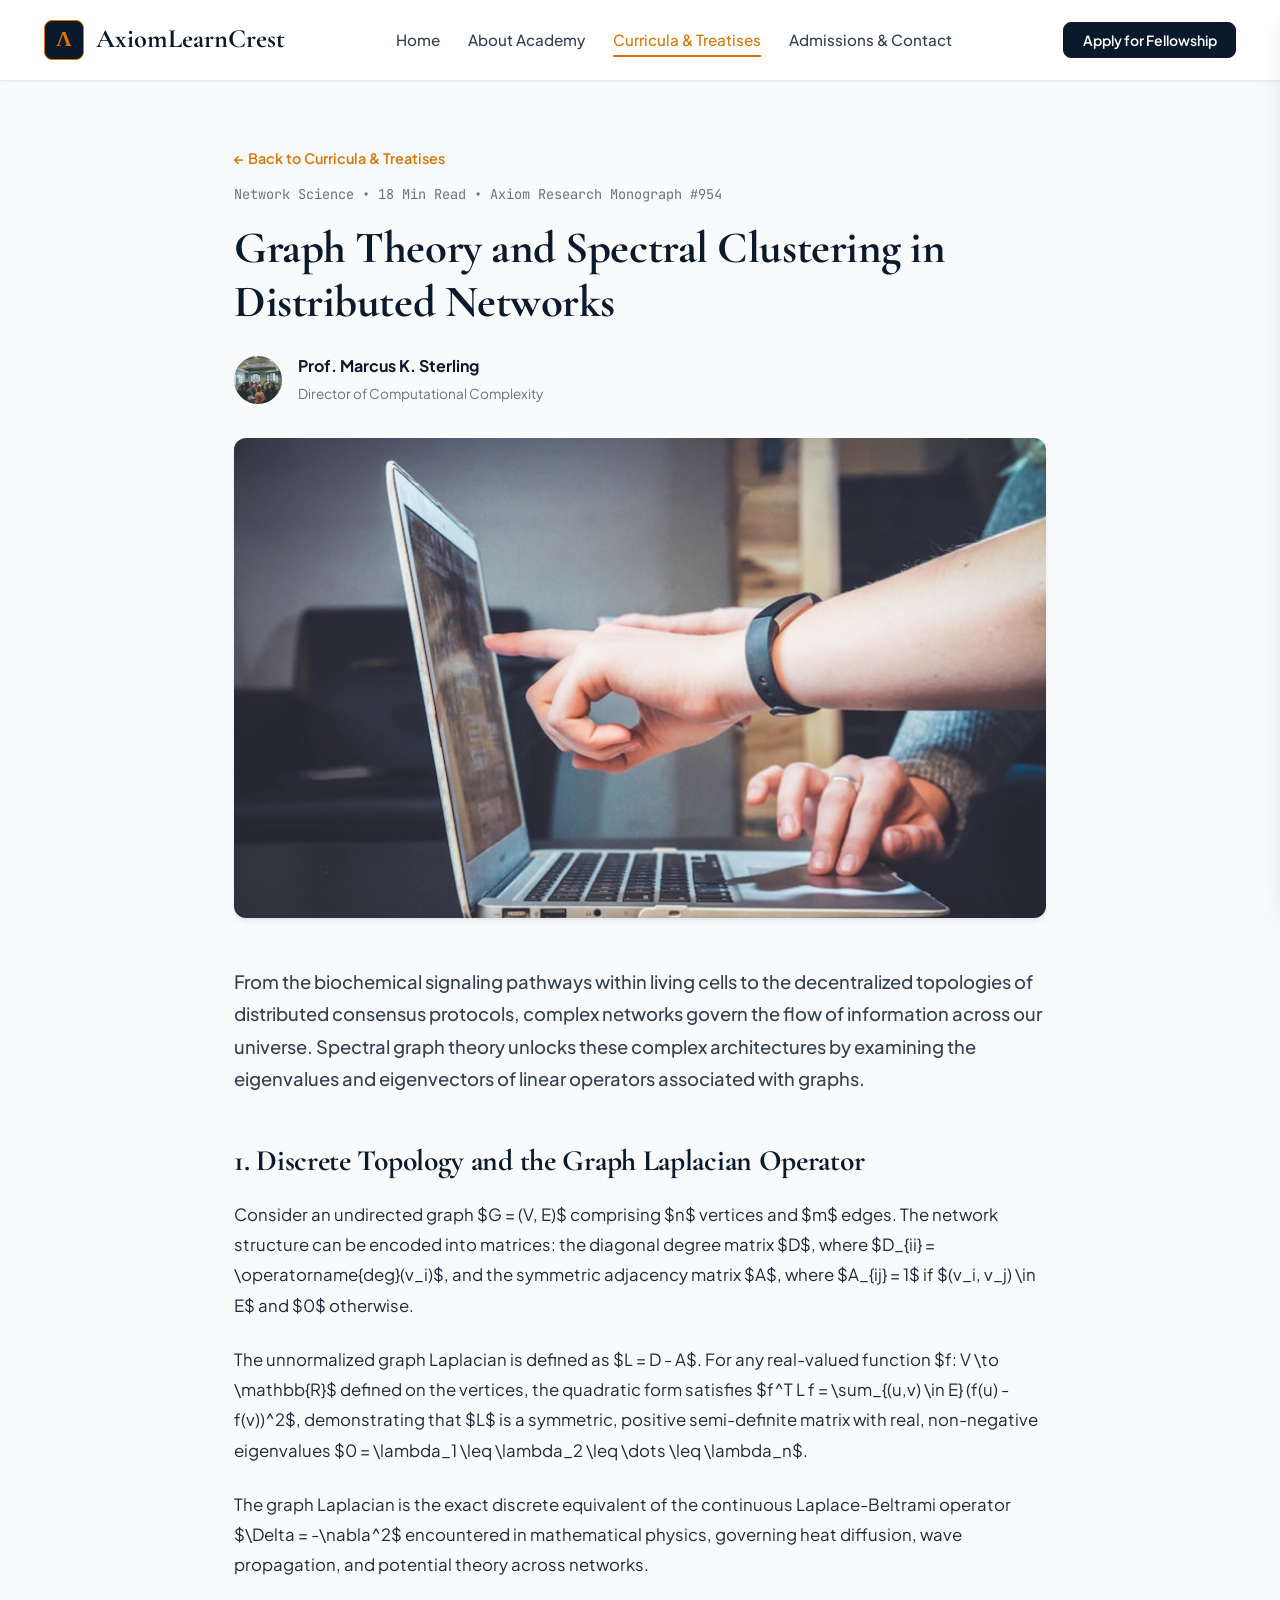
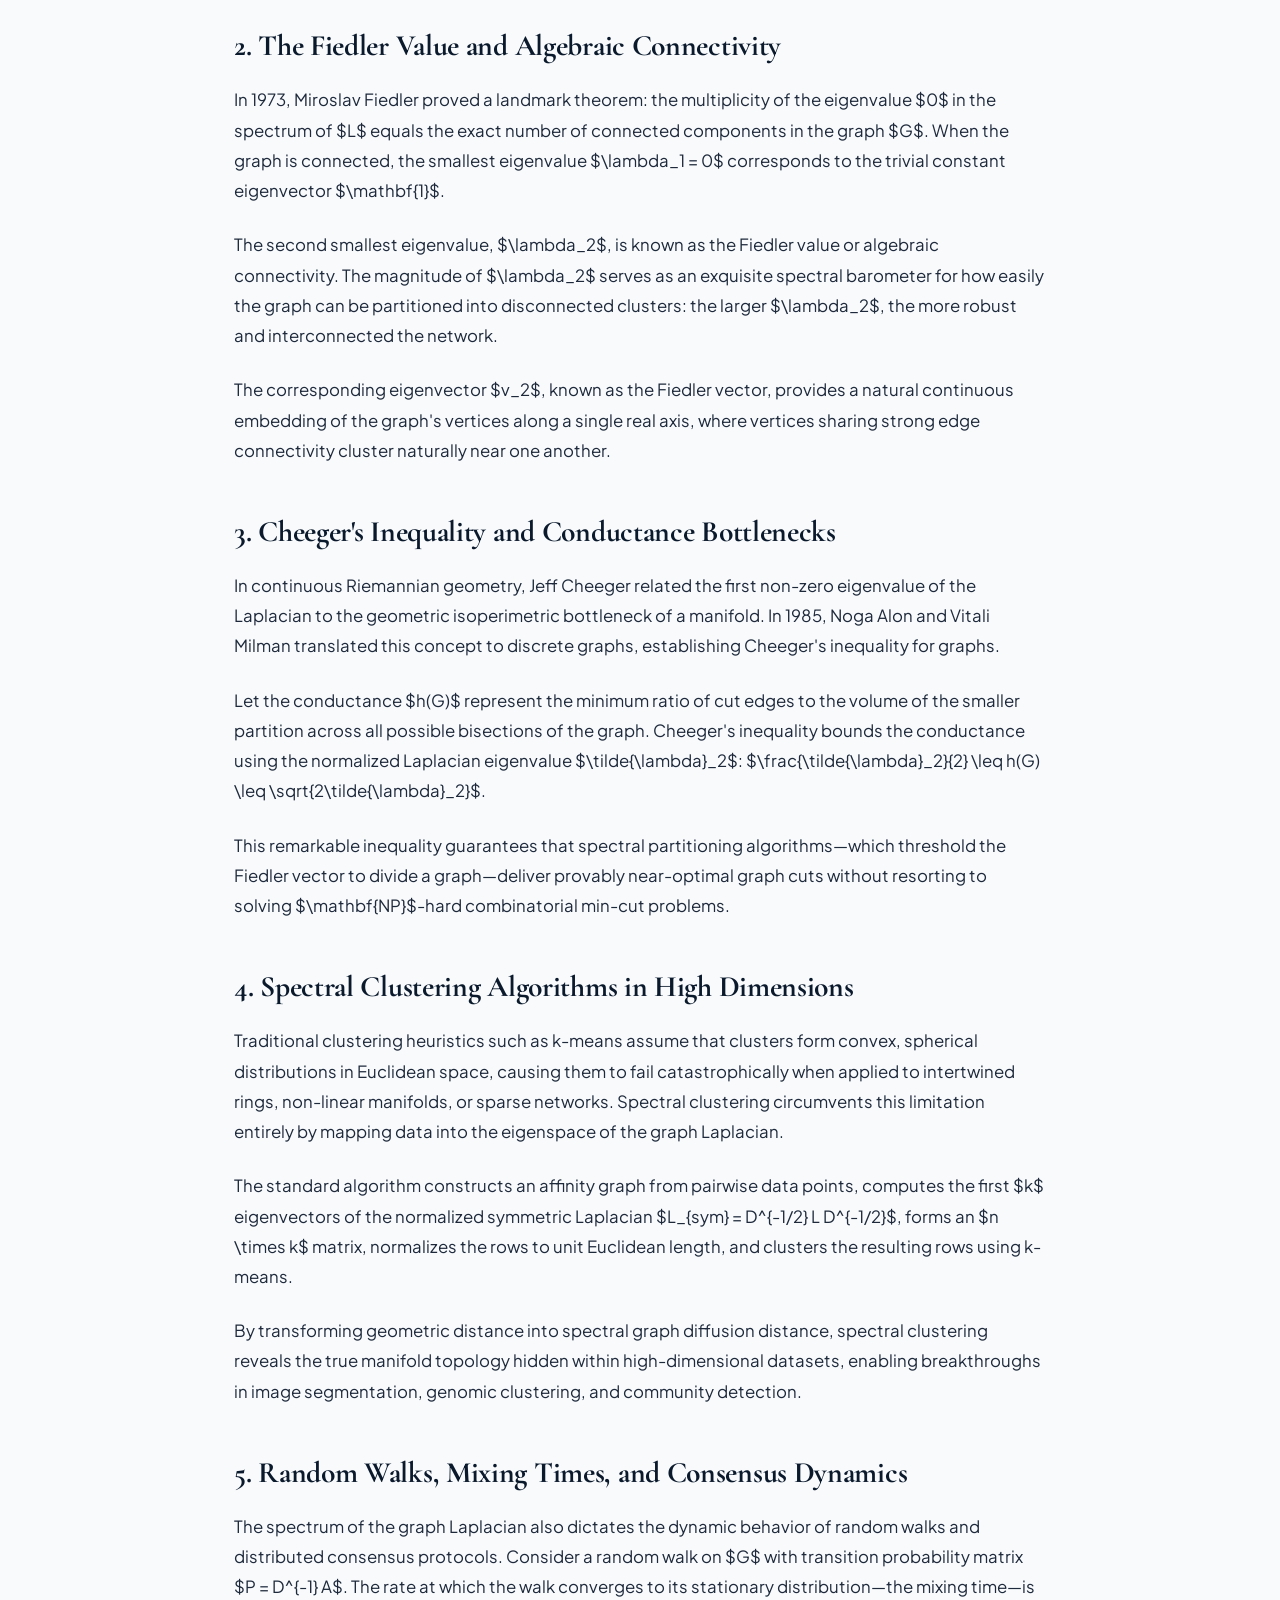
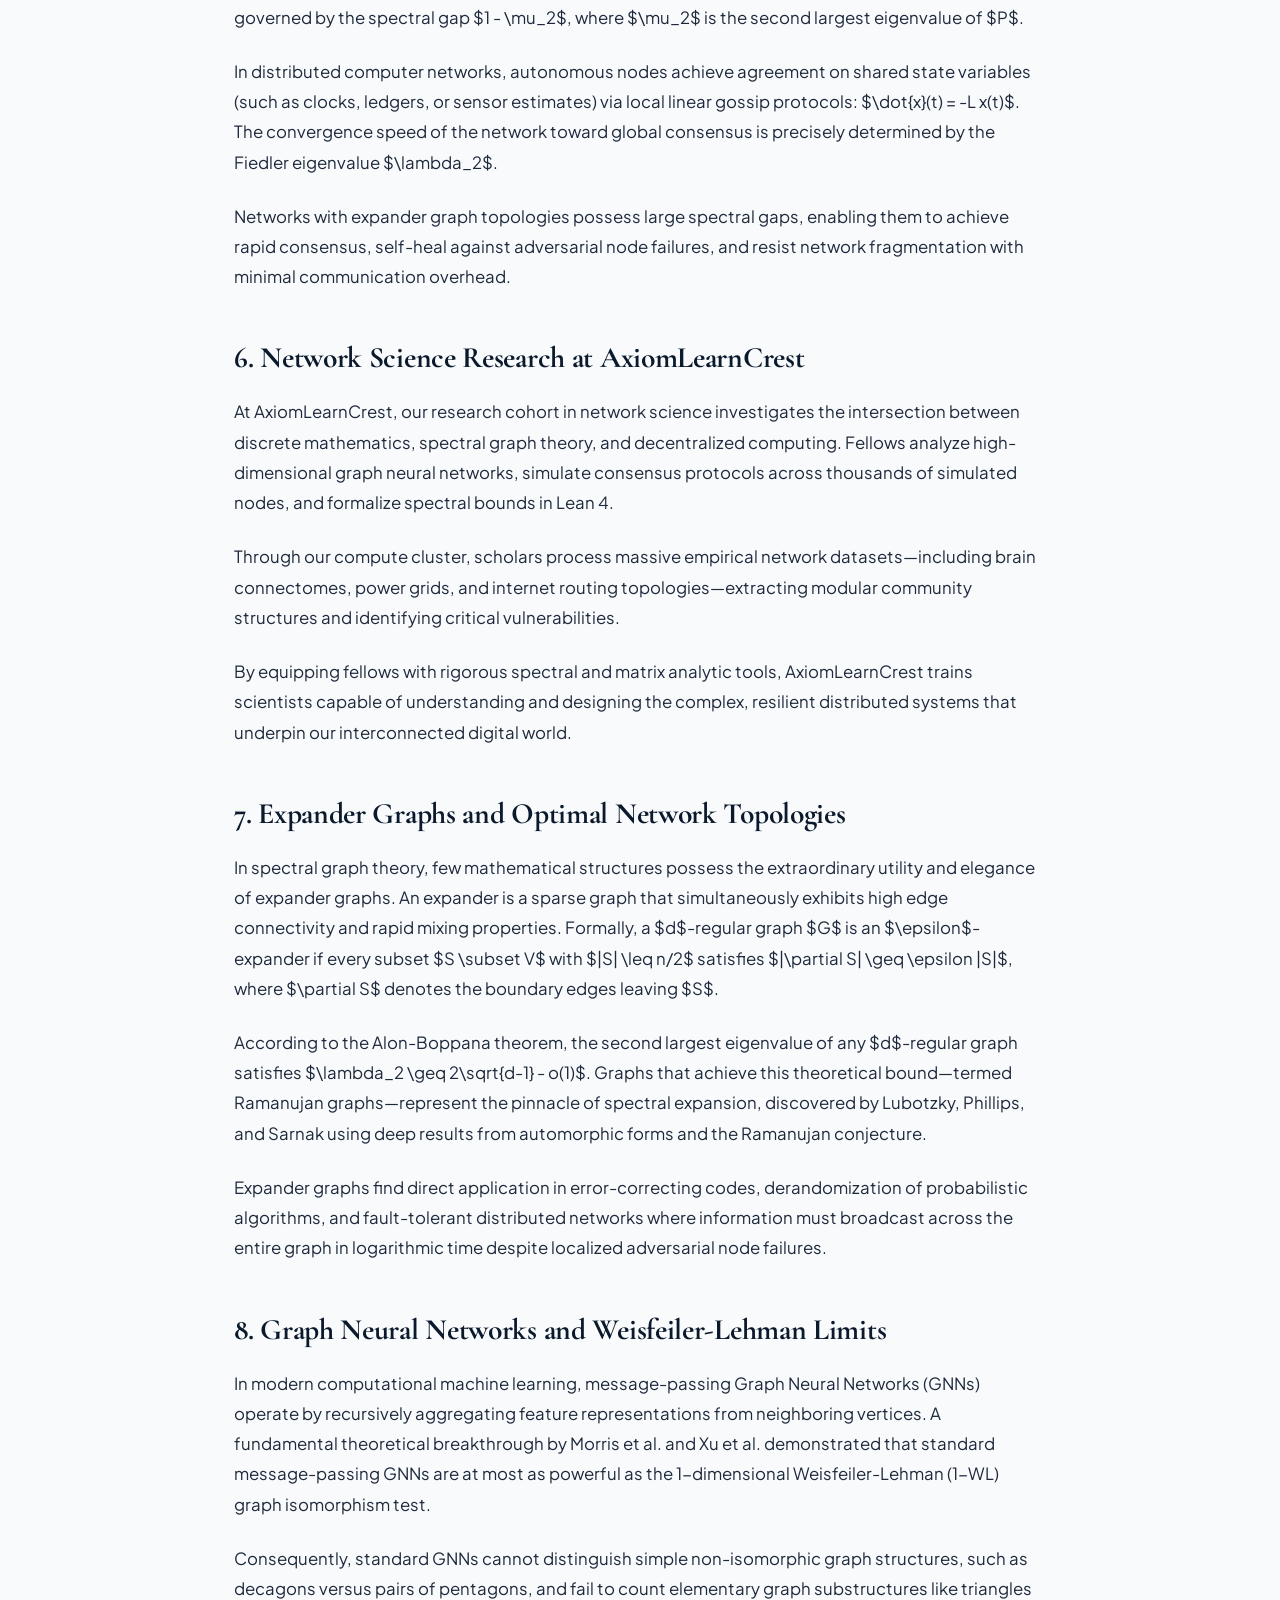
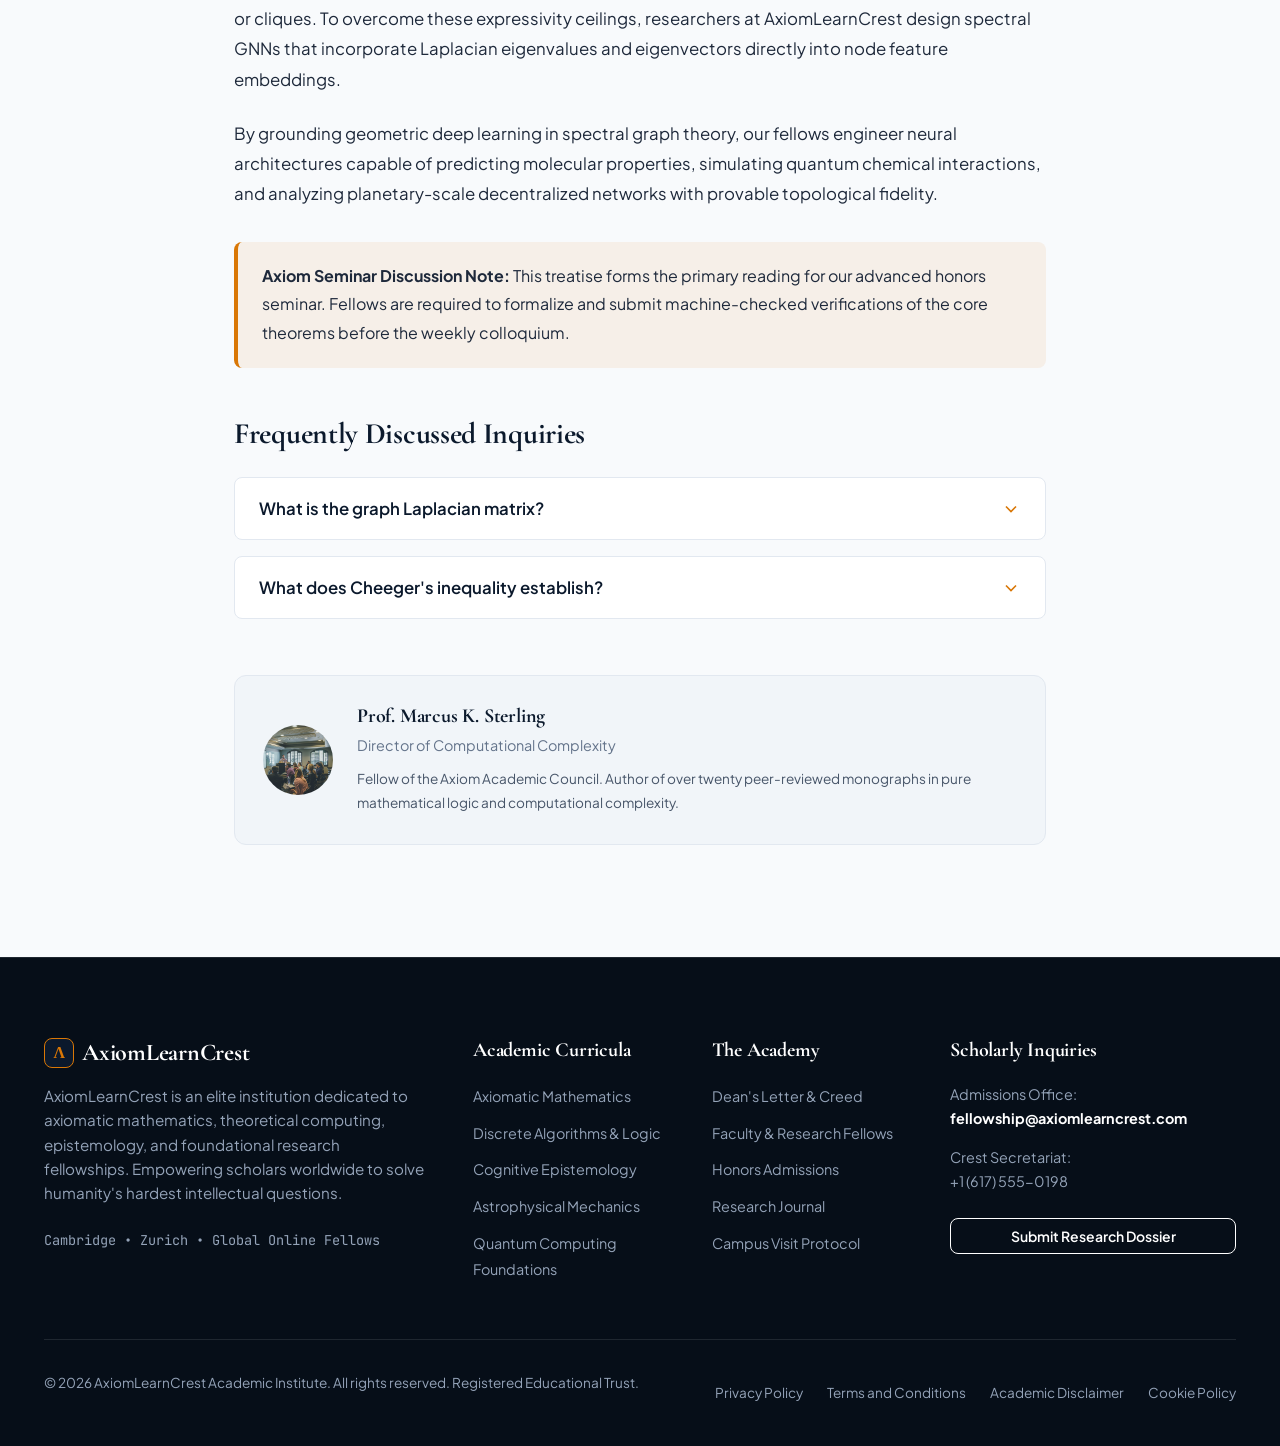
<file: blog/graph-theory-and-spectral-clustering-in-complex-distributed-networks.html>
<!DOCTYPE html>
<html lang="en">
<head>
  <meta charset="UTF-8">
  <meta name="viewport" content="width=device-width, initial-scale=1.0">
  <title>Graph Theory and Spectral Clustering in Distributed Networks | AxiomLearnCrest Archive</title>
  <meta name="description" content="In-depth academic monograph on graph theory and spectral clustering in distributed networks: proofs, conceptual models, and curricular analysis from AxiomLearnCrest.">
  <link rel="canonical" href="https://axiomlearncrest.com/blog/graph-theory-and-spectral-clustering-in-complex-distributed-networks.html">
<link rel="preconnect" href="https://fonts.googleapis.com">
<link rel="preconnect" href="https://fonts.gstatic.com" crossorigin>
<link href="https://fonts.googleapis.com/css2?family=Cormorant+Garamond:ital,wght@0,400;0,600;0,700;1,400;1,600&family=JetBrains+Mono:wght@400;500;700&family=Plus+Jakarta+Sans:wght@400;500;600;700;800&display=swap" rel="stylesheet">
  <link rel="stylesheet" href="../assets/css/style.css">
  <link rel="icon" href="../favicon.ico">
<!-- Google tag (gtag.js) -->
<script async src="https://www.googletagmanager.com/gtag/js?id=G-0LY0HY7L01"></script>
<script>
  window.dataLayer = window.dataLayer || [];
  function gtag(){dataLayer.push(arguments);}
  gtag("js", new Date());
  gtag("config", "G-0LY0HY7L01");
</script>
</head>
<body>

<!-- Header Navigation -->
<header class="site-header">
  <div class="container">
    <div class="nav-inner">
      <a href="../index.php" class="brand-logo" aria-label="AxiomLearnCrest Academy">
        <span class="crest-symbol">&Lambda;</span>
        <span>AxiomLearnCrest</span>
      </a>
      <ul class="nav-menu">
        <li><a href="../index.php" class="nav-link ">Home</a></li>
        <li><a href="../about.html" class="nav-link ">About Academy</a></li>
        <li><a href="../blog.html" class="nav-link active">Curricula & Treatises</a></li>
        <li><a href="../contact.html" class="nav-link ">Admissions & Contact</a></li>
      </ul>
      <div class="nav-actions">
        <a href="../contact.html" class="btn btn-primary btn-sm">Apply for Fellowship</a>
        <button class="hamburger-btn" id="hamburger-btn" aria-label="Open Navigation Menu">
          <svg viewBox="0 0 24 24" fill="none" stroke="currentColor" stroke-width="2"><line x1="3" y1="12" x2="21" y2="12"/><line x1="3" y1="6" x2="21" y2="6"/><line x1="3" y1="18" x2="21" y2="18"/></svg>
        </button>
      </div>
    </div>
  </div>
</header>

<!-- Mobile Navigation Drawer -->
<div class="drawer-overlay" id="drawer-overlay"></div>
<div class="mobile-drawer" id="mobile-drawer" role="dialog" aria-modal="true" aria-label="Mobile Navigation">
  <div class="drawer-header">
    <a href="../index.php" class="brand-logo" style="font-size:1.35rem;">
      <span class="crest-symbol" style="width:32px;height:32px;font-size:1rem;">&Lambda;</span>
      <span>AxiomLearnCrest</span>
    </a>
    <button class="drawer-close-btn" id="drawer-close" aria-label="Close Navigation Menu">
      <svg width="24" height="24" viewBox="0 0 24 24" fill="none" stroke="currentColor" stroke-width="2"><line x1="18" y1="6" x2="6" y2="18"/><line x1="6" y1="6" x2="18" y2="18"/></svg>
    </button>
  </div>
  <ul class="drawer-nav">
    <li><a href="../index.php">Home</a></li>
    <li><a href="../about.html">About Academy</a></li>
    <li><a href="../blog.html">Curricula & Treatises</a></li>
    <li><a href="../contact.html">Admissions & Contact</a></li>
    <li><a href="../privacy-policy.html">Privacy Policy</a></li>
    <li><a href="../terms-and-conditions.html">Terms & Conditions</a></li>
  </ul>
  <div style="margin-top:auto;padding-top:1.5rem;border-top:1px solid var(--color-border);">
    <a href="../contact.html" class="btn btn-accent" style="width:100%;">Apply for Fellowship</a>
  </div>
</div>


<main>
  <article class="container-narrow" style="padding:4rem 1.5rem;">
    <div style="margin-bottom:2rem;">
      <a href="../blog.html" style="color:var(--color-accent);font-weight:600;font-size:0.9rem;">&larr; Back to Curricula & Treatises</a>
      <div style="font-family:var(--font-mono);font-size:0.85rem;color:var(--color-slate-500);margin-top:0.75rem;">
        <span>Network Science</span> &bull; <span>18 Min Read</span> &bull; <span>Axiom Research Monograph #954</span>
      </div>
      <h1 style="font-size:2.8rem;margin:1rem 0 1.5rem;line-height:1.2;">Graph Theory and Spectral Clustering in Distributed Networks</h1>
      <div style="display:flex;align-items:center;gap:1rem;">
        <img src="../assets/images/modern_lecture_theatre.jpg" alt="Prof. Marcus K. Sterling" style="width:48px;height:48px;border-radius:var(--radius-full);object-fit:cover;">
        <div>
          <strong style="color:var(--color-primary);display:block;">Prof. Marcus K. Sterling</strong>
          <span style="color:var(--color-slate-500);font-size:0.85rem;">Director of Computational Complexity</span>
        </div>
      </div>
    </div>

    <img src="../assets/images/global_virtual_learning_network.jpg" alt="Graph Theory and Spectral Clustering in Distributed Networks" class="article-featured-img">

    <div class="article-content">
      <p class="hero-lead" style="color:var(--color-slate-700);font-weight:500;font-size:1.15rem;line-height:1.75;">
        From the biochemical signaling pathways within living cells to the decentralized topologies of distributed consensus protocols, complex networks govern the flow of information across our universe. Spectral graph theory unlocks these complex architectures by examining the eigenvalues and eigenvectors of linear operators associated with graphs.
      </p>

      <h2>1. Discrete Topology and the Graph Laplacian Operator</h2>
      
    <p>Consider an undirected graph $G = (V, E)$ comprising $n$ vertices and $m$ edges. The network structure can be encoded into matrices: the diagonal degree matrix $D$, where $D_{ii} = \operatorname{deg}(v_i)$, and the symmetric adjacency matrix $A$, where $A_{ij} = 1$ if $(v_i, v_j) \in E$ and $0$ otherwise.</p>
    <p>The unnormalized graph Laplacian is defined as $L = D - A$. For any real-valued function $f: V \to \mathbb{R}$ defined on the vertices, the quadratic form satisfies $f^T L f = \sum_{(u,v) \in E} (f(u) - f(v))^2$, demonstrating that $L$ is a symmetric, positive semi-definite matrix with real, non-negative eigenvalues $0 = \lambda_1 \leq \lambda_2 \leq \dots \leq \lambda_n$.</p>
    <p>The graph Laplacian is the exact discrete equivalent of the continuous Laplace-Beltrami operator $\Delta = -\nabla^2$ encountered in mathematical physics, governing heat diffusion, wave propagation, and potential theory across networks.</p>
    

      <h2>2. The Fiedler Value and Algebraic Connectivity</h2>
      
    <p>In 1973, Miroslav Fiedler proved a landmark theorem: the multiplicity of the eigenvalue $0$ in the spectrum of $L$ equals the exact number of connected components in the graph $G$. When the graph is connected, the smallest eigenvalue $\lambda_1 = 0$ corresponds to the trivial constant eigenvector $\mathbf{1}$.</p>
    <p>The second smallest eigenvalue, $\lambda_2$, is known as the Fiedler value or algebraic connectivity. The magnitude of $\lambda_2$ serves as an exquisite spectral barometer for how easily the graph can be partitioned into disconnected clusters: the larger $\lambda_2$, the more robust and interconnected the network.</p>
    <p>The corresponding eigenvector $v_2$, known as the Fiedler vector, provides a natural continuous embedding of the graph's vertices along a single real axis, where vertices sharing strong edge connectivity cluster naturally near one another.</p>
    

      <h2>3. Cheeger's Inequality and Conductance Bottlenecks</h2>
      
    <p>In continuous Riemannian geometry, Jeff Cheeger related the first non-zero eigenvalue of the Laplacian to the geometric isoperimetric bottleneck of a manifold. In 1985, Noga Alon and Vitali Milman translated this concept to discrete graphs, establishing Cheeger's inequality for graphs.</p>
    <p>Let the conductance $h(G)$ represent the minimum ratio of cut edges to the volume of the smaller partition across all possible bisections of the graph. Cheeger's inequality bounds the conductance using the normalized Laplacian eigenvalue $\tilde{\lambda}_2$: $\frac{\tilde{\lambda}_2}{2} \leq h(G) \leq \sqrt{2\tilde{\lambda}_2}$.</p>
    <p>This remarkable inequality guarantees that spectral partitioning algorithms—which threshold the Fiedler vector to divide a graph—deliver provably near-optimal graph cuts without resorting to solving $\mathbf{NP}$-hard combinatorial min-cut problems.</p>
    

      <h2>4. Spectral Clustering Algorithms in High Dimensions</h2>
      
    <p>Traditional clustering heuristics such as k-means assume that clusters form convex, spherical distributions in Euclidean space, causing them to fail catastrophically when applied to intertwined rings, non-linear manifolds, or sparse networks. Spectral clustering circumvents this limitation entirely by mapping data into the eigenspace of the graph Laplacian.</p>
    <p>The standard algorithm constructs an affinity graph from pairwise data points, computes the first $k$ eigenvectors of the normalized symmetric Laplacian $L_{sym} = D^{-1/2} L D^{-1/2}$, forms an $n \times k$ matrix, normalizes the rows to unit Euclidean length, and clusters the resulting rows using k-means.</p>
    <p>By transforming geometric distance into spectral graph diffusion distance, spectral clustering reveals the true manifold topology hidden within high-dimensional datasets, enabling breakthroughs in image segmentation, genomic clustering, and community detection.</p>
    

      <h2>5. Random Walks, Mixing Times, and Consensus Dynamics</h2>
      
    <p>The spectrum of the graph Laplacian also dictates the dynamic behavior of random walks and distributed consensus protocols. Consider a random walk on $G$ with transition probability matrix $P = D^{-1} A$. The rate at which the walk converges to its stationary distribution—the mixing time—is governed by the spectral gap $1 - \mu_2$, where $\mu_2$ is the second largest eigenvalue of $P$.</p>
    <p>In distributed computer networks, autonomous nodes achieve agreement on shared state variables (such as clocks, ledgers, or sensor estimates) via local linear gossip protocols: $\dot{x}(t) = -L x(t)$. The convergence speed of the network toward global consensus is precisely determined by the Fiedler eigenvalue $\lambda_2$.</p>
    <p>Networks with expander graph topologies possess large spectral gaps, enabling them to achieve rapid consensus, self-heal against adversarial node failures, and resist network fragmentation with minimal communication overhead.</p>
    

      <h2>6. Network Science Research at AxiomLearnCrest</h2>
      
    <p>At AxiomLearnCrest, our research cohort in network science investigates the intersection between discrete mathematics, spectral graph theory, and decentralized computing. Fellows analyze high-dimensional graph neural networks, simulate consensus protocols across thousands of simulated nodes, and formalize spectral bounds in Lean 4.</p>
    <p>Through our compute cluster, scholars process massive empirical network datasets—including brain connectomes, power grids, and internet routing topologies—extracting modular community structures and identifying critical vulnerabilities.</p>
    <p>By equipping fellows with rigorous spectral and matrix analytic tools, AxiomLearnCrest trains scientists capable of understanding and designing the complex, resilient distributed systems that underpin our interconnected digital world.</p>
    

      
      <h2>7. Expander Graphs and Optimal Network Topologies</h2>
      <p>In spectral graph theory, few mathematical structures possess the extraordinary utility and elegance of expander graphs. An expander is a sparse graph that simultaneously exhibits high edge connectivity and rapid mixing properties. Formally, a $d$-regular graph $G$ is an $\epsilon$-expander if every subset $S \subset V$ with $|S| \leq n/2$ satisfies $|\partial S| \geq \epsilon |S|$, where $\partial S$ denotes the boundary edges leaving $S$.</p>
      <p>According to the Alon-Boppana theorem, the second largest eigenvalue of any $d$-regular graph satisfies $\lambda_2 \geq 2\sqrt{d-1} - o(1)$. Graphs that achieve this theoretical bound—termed Ramanujan graphs—represent the pinnacle of spectral expansion, discovered by Lubotzky, Phillips, and Sarnak using deep results from automorphic forms and the Ramanujan conjecture.</p>
      <p>Expander graphs find direct application in error-correcting codes, derandomization of probabilistic algorithms, and fault-tolerant distributed networks where information must broadcast across the entire graph in logarithmic time despite localized adversarial node failures.</p>

      <h2>8. Graph Neural Networks and Weisfeiler-Lehman Limits</h2>
      <p>In modern computational machine learning, message-passing Graph Neural Networks (GNNs) operate by recursively aggregating feature representations from neighboring vertices. A fundamental theoretical breakthrough by Morris et al. and Xu et al. demonstrated that standard message-passing GNNs are at most as powerful as the 1-dimensional Weisfeiler-Lehman (1-WL) graph isomorphism test.</p>
      <p>Consequently, standard GNNs cannot distinguish simple non-isomorphic graph structures, such as decagons versus pairs of pentagons, and fail to count elementary graph substructures like triangles or cliques. To overcome these expressivity ceilings, researchers at AxiomLearnCrest design spectral GNNs that incorporate Laplacian eigenvalues and eigenvectors directly into node feature embeddings.</p>
      <p>By grounding geometric deep learning in spectral graph theory, our fellows engineer neural architectures capable of predicting molecular properties, simulating quantum chemical interactions, and analyzing planetary-scale decentralized networks with provable topological fidelity.</p>
    <div class="callout-box">
        <strong>Axiom Seminar Discussion Note:</strong> This treatise forms the primary reading for our advanced honors seminar. Fellows are required to formalize and submit machine-checked verifications of the core theorems before the weekly colloquium.
      </div>

      <h2 style="margin-top:3rem;">Frequently Discussed Inquiries</h2>
      <div class="faq-list" style="margin-top:1.5rem;">
        
    <div class="faq-item">
      <button class="faq-question">
        <span>What is the graph Laplacian matrix?</span>
        <svg class="faq-icon" viewBox="0 0 24 24" fill="none" stroke="currentColor" stroke-width="2"><polyline points="6 9 12 15 18 9"/></svg>
      </button>
      <div class="faq-answer">
        <p>For a simple graph $G$ with degree matrix $D$ and adjacency matrix $A$, the unnormalized graph Laplacian is defined as $L = D - A$. It serves as the discrete analog of the Laplace-Beltrami differential operator.</p>
      </div>
    </div>
    <div class="faq-item">
      <button class="faq-question">
        <span>What does Cheeger's inequality establish?</span>
        <svg class="faq-icon" viewBox="0 0 24 24" fill="none" stroke="currentColor" stroke-width="2"><polyline points="6 9 12 15 18 9"/></svg>
      </button>
      <div class="faq-answer">
        <p>Cheeger's inequality connects the second smallest eigenvalue $\lambda_2$ of the normalized graph Laplacian to the graph's conductance (Cheeger constant) $h(G)$, providing exact theoretical bounds: $\frac{\lambda_2}{2} \leq h(G) \leq \sqrt{2\lambda_2}$.</p>
      </div>
    </div>
      </div>

      <div class="author-box">
        <img src="../assets/images/modern_lecture_theatre.jpg" alt="Prof. Marcus K. Sterling" style="width:70px;height:70px;border-radius:var(--radius-full);object-fit:cover;">
        <div>
          <h4 style="margin-bottom:0.25rem;">Prof. Marcus K. Sterling</h4>
          <p style="color:var(--color-slate-500);font-size:0.9rem;margin-bottom:0.5rem;">Director of Computational Complexity</p>
          <p style="font-size:0.85rem;color:var(--color-slate-600);margin-bottom:0;">Fellow of the Axiom Academic Council. Author of over twenty peer-reviewed monographs in pure mathematical logic and computational complexity.</p>
        </div>
      </div>
    </div>
  </article>
</main>

<!-- Footer -->
<footer class="site-footer">
  <div class="container">
    <div class="footer-grid">
      <div class="footer-brand">
        <h3><span class="crest-symbol" style="width:30px;height:30px;font-size:1rem;">&Lambda;</span> AxiomLearnCrest</h3>
        <p>AxiomLearnCrest is an elite institution dedicated to axiomatic mathematics, theoretical computing, epistemology, and foundational research fellowships. Empowering scholars worldwide to solve humanity's hardest intellectual questions.</p>
        <div style="font-family:var(--font-mono);font-size:0.85rem;color:var(--color-slate-400);">
          <span>Cambridge &bull; Zurich &bull; Global Online Fellows</span>
        </div>
      </div>
      <div>
        <h4 class="footer-title">Academic Curricula</h4>
        <ul class="footer-links">
          <li><a href="../blog.html">Axiomatic Mathematics</a></li>
          <li><a href="../blog.html">Discrete Algorithms & Logic</a></li>
          <li><a href="../blog.html">Cognitive Epistemology</a></li>
          <li><a href="../blog.html">Astrophysical Mechanics</a></li>
          <li><a href="../blog.html">Quantum Computing Foundations</a></li>
        </ul>
      </div>
      <div>
        <h4 class="footer-title">The Academy</h4>
        <ul class="footer-links">
          <li><a href="../about.html">Dean's Letter & Creed</a></li>
          <li><a href="../about.html#faculty">Faculty & Research Fellows</a></li>
          <li><a href="../contact.html">Honors Admissions</a></li>
          <li><a href="../blog.html">Research Journal</a></li>
          <li><a href="../contact.html">Campus Visit Protocol</a></li>
        </ul>
      </div>
      <div>
        <h4 class="footer-title">Scholarly Inquiries</h4>
        <p style="font-size:0.9rem;margin-bottom:1rem;">Admissions Office: <br><strong style="color:#ffffff;">fellowship@axiomlearncrest.com</strong></p>
        <p style="font-size:0.9rem;margin-bottom:1.5rem;">Crest Secretariat: <br>+1 (617) 555-0198</p>
        <a href="../contact.html" class="btn btn-outline-white btn-sm" style="width:100%;">Submit Research Dossier</a>
      </div>
    </div>
    <div class="footer-bottom">
      <p>&copy; 2026 AxiomLearnCrest Academic Institute. All rights reserved. Registered Educational Trust.</p>
      <div class="footer-legal-links">
        <a href="../privacy-policy.html">Privacy Policy</a>
        <a href="../terms-and-conditions.html">Terms and Conditions</a>
        <a href="../disclaimer.html">Academic Disclaimer</a>
        <a href="../cookie-policy.html">Cookie Policy</a>
      </div>
    </div>
  </div>
</footer>
<script src="../assets/js/main.js"></script>


</body>
</html>
</file>
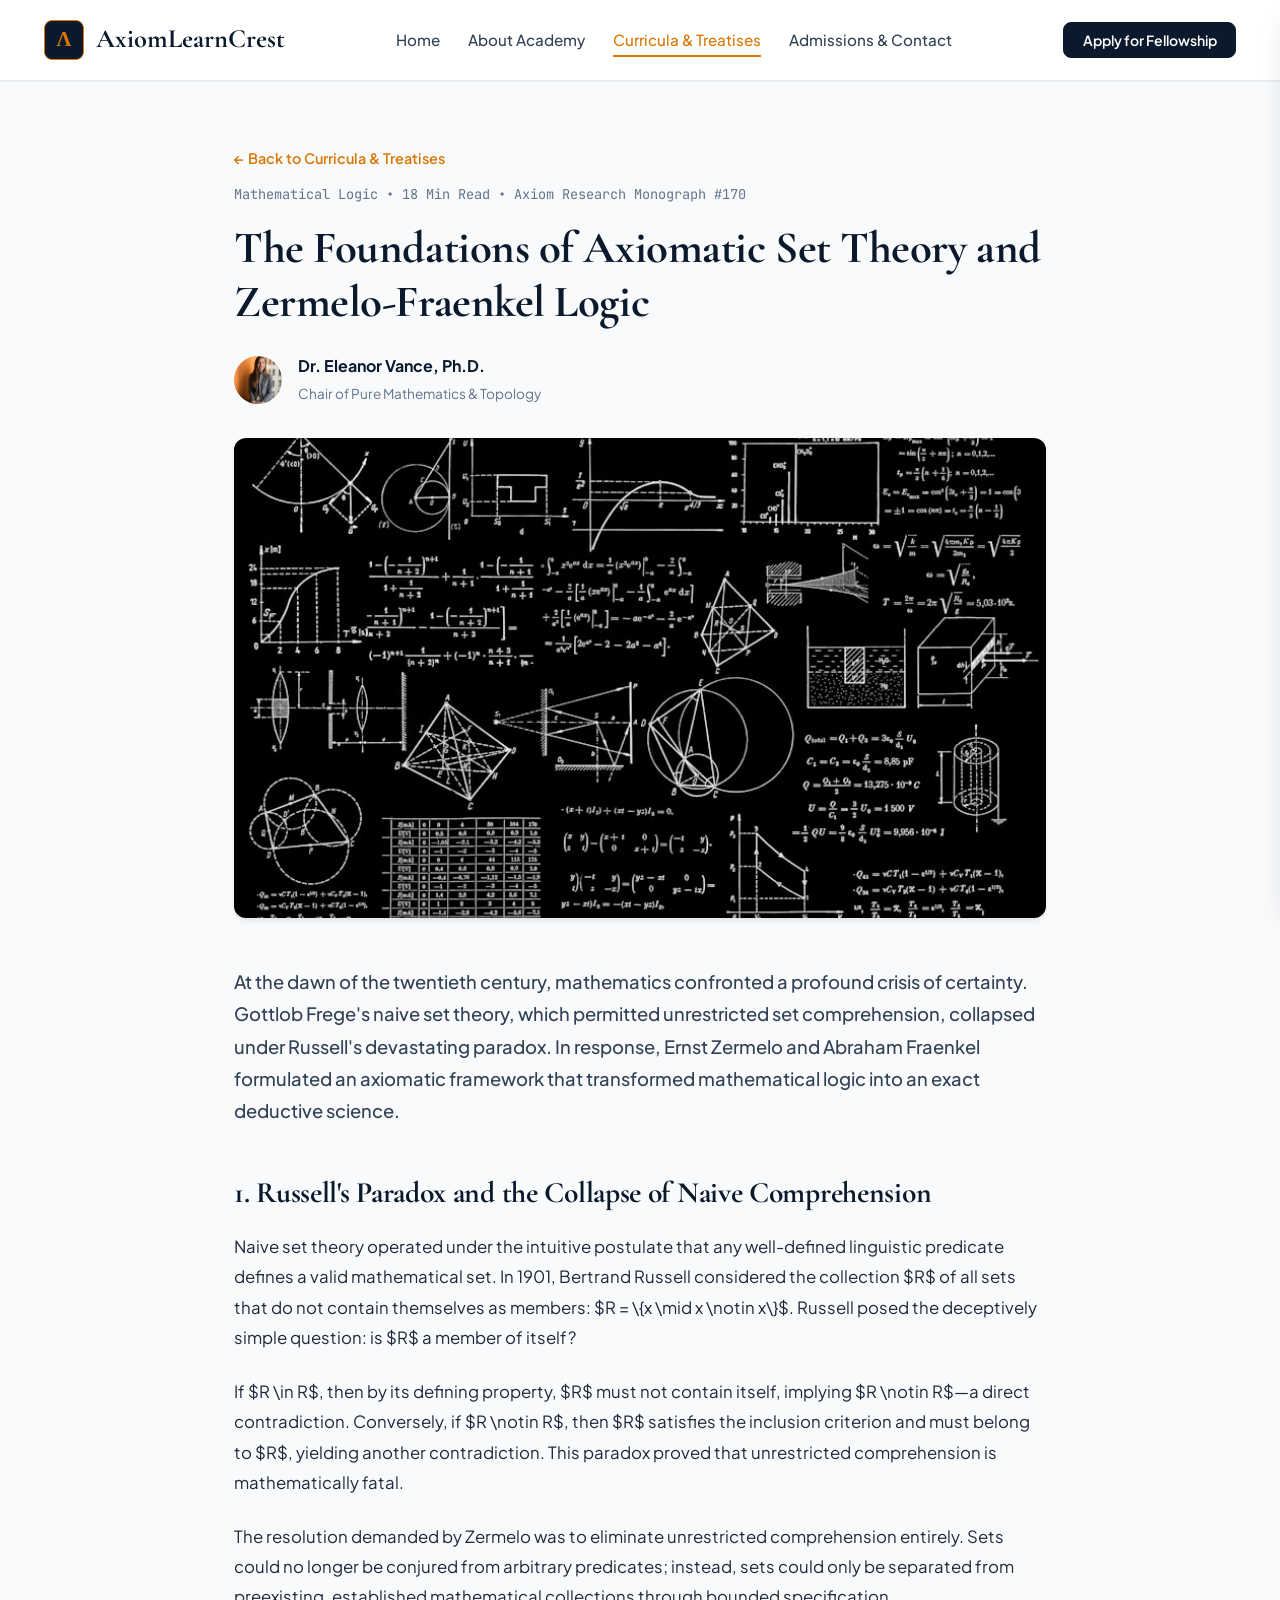
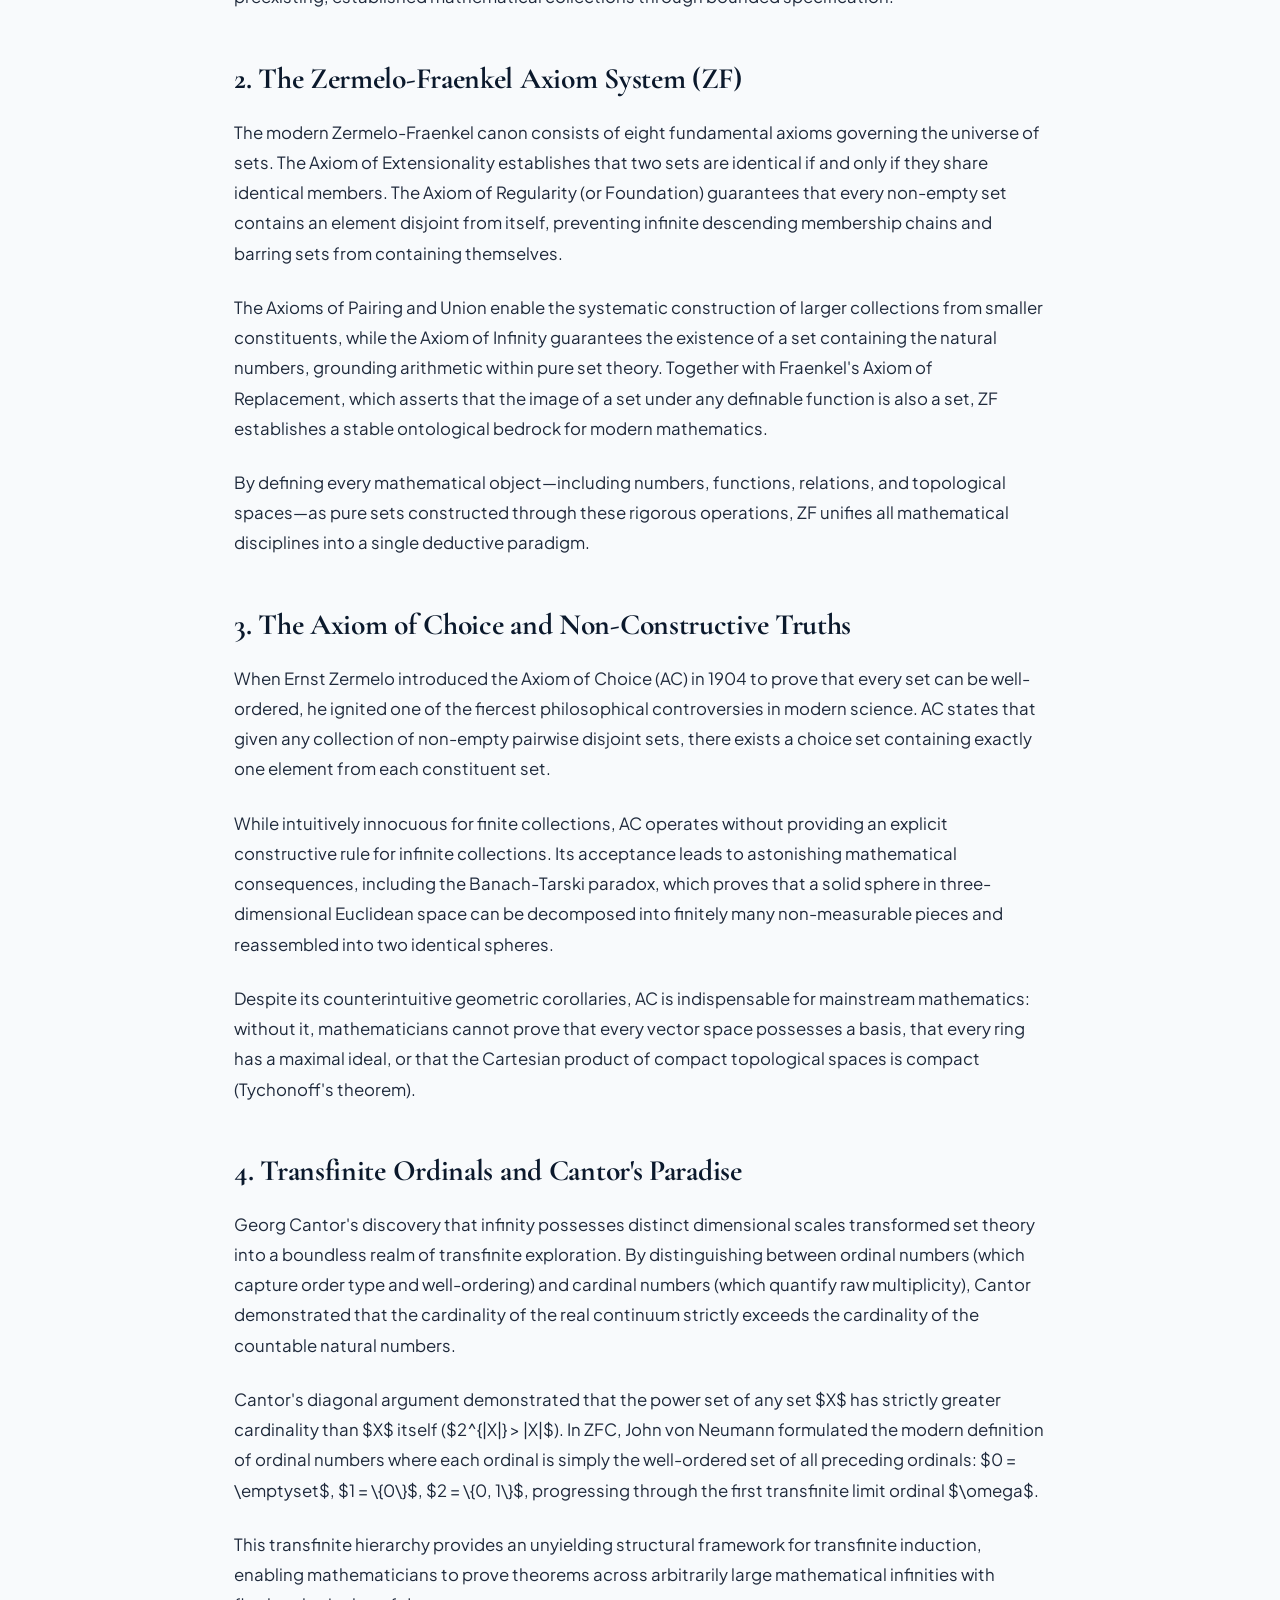
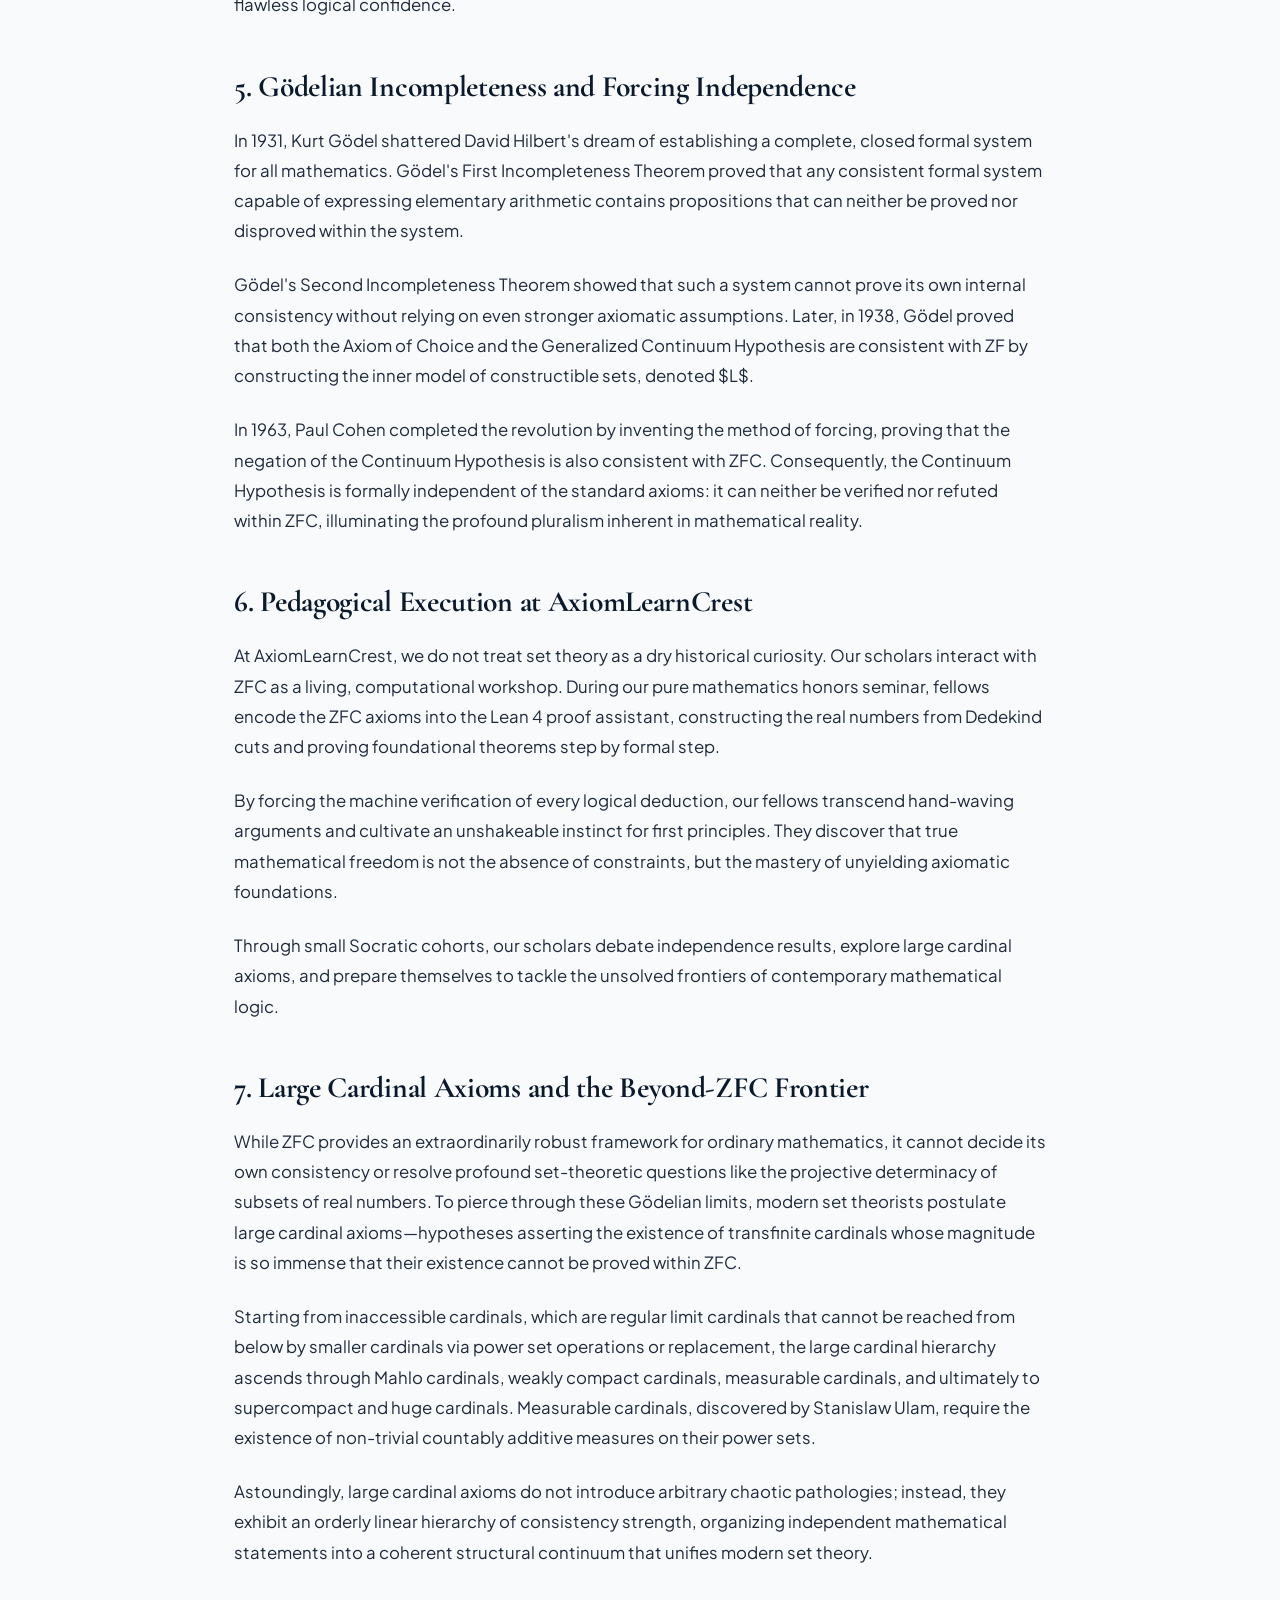
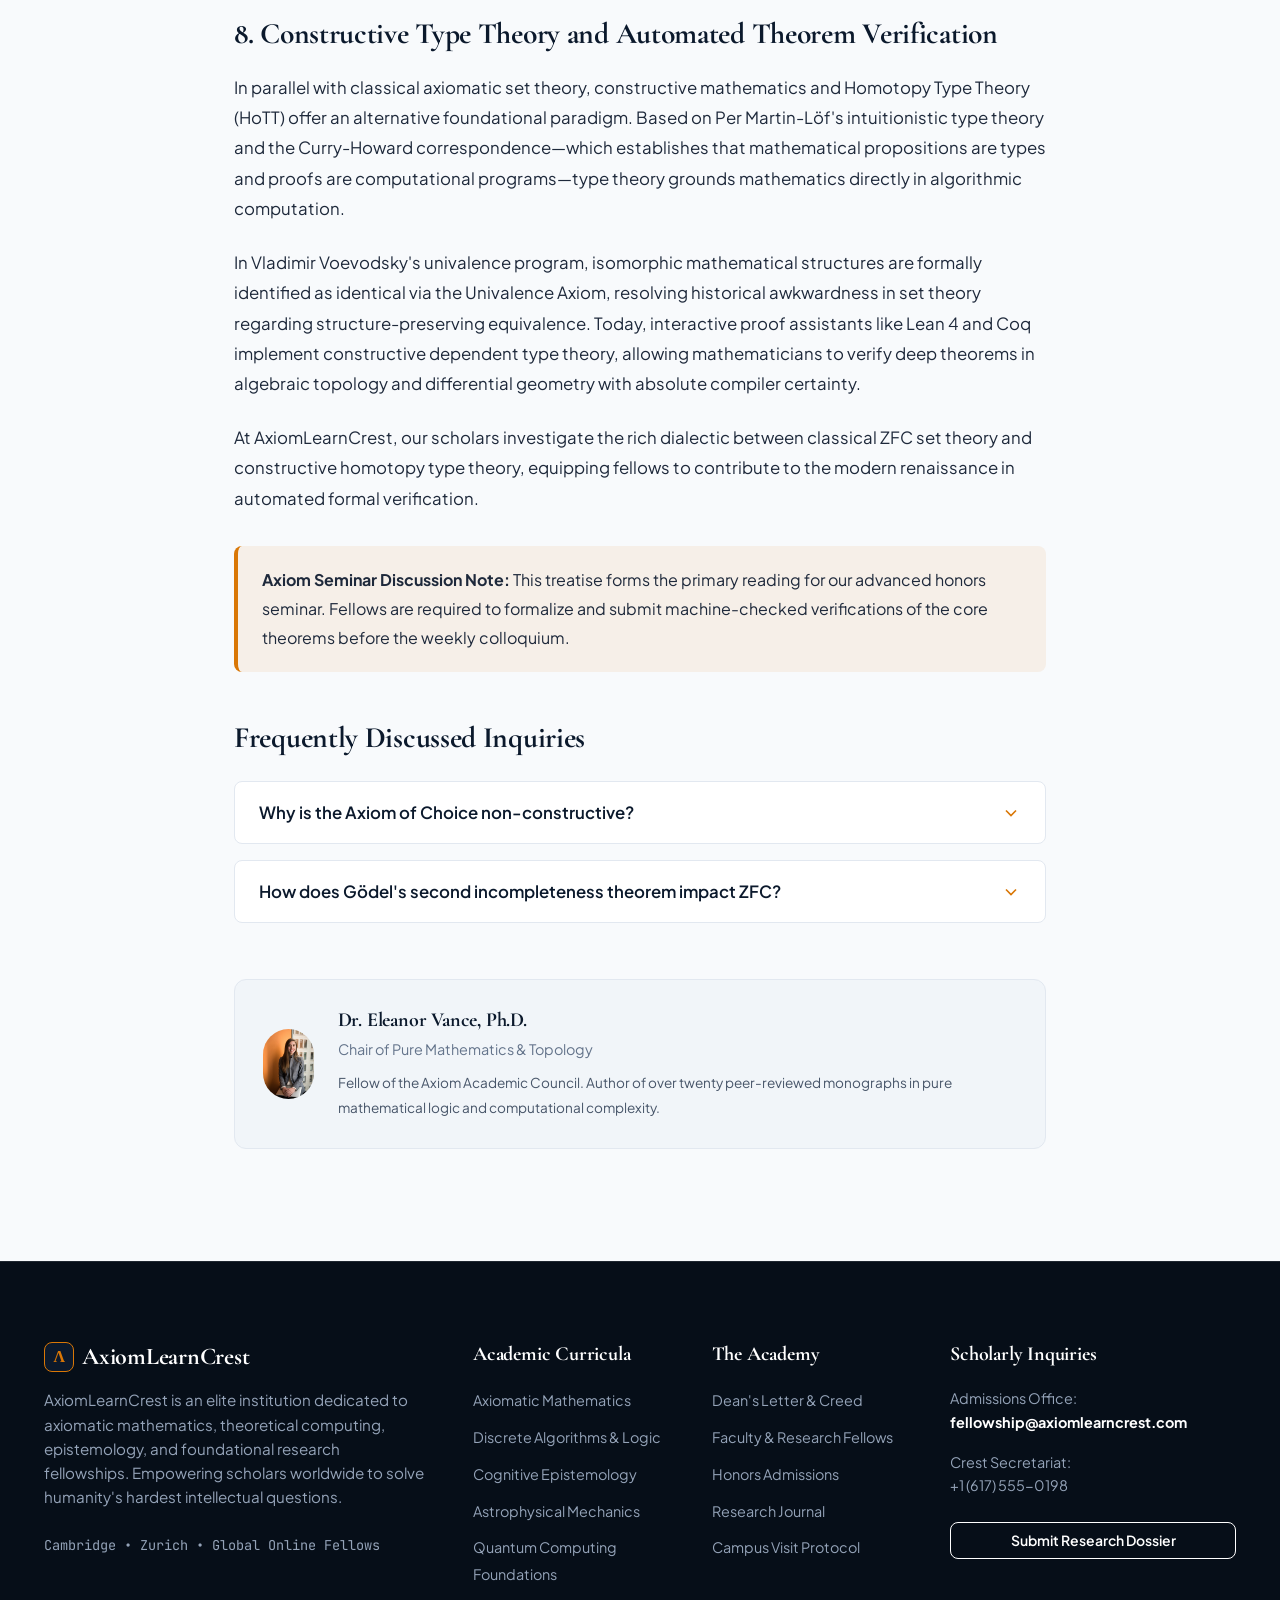
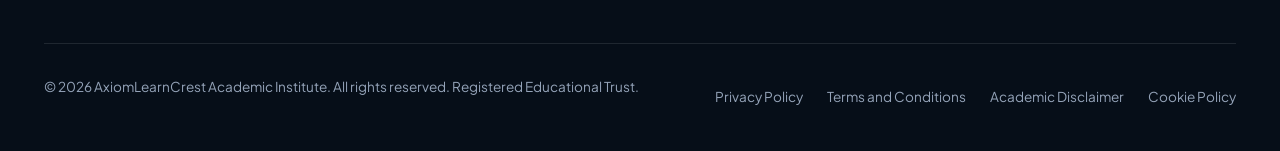
<file: blog/the-foundations-of-axiomatic-set-theory-and-zermelo-fraenkel-logic.html>
<!DOCTYPE html>
<html lang="en">
<head>
  <meta charset="UTF-8">
  <meta name="viewport" content="width=device-width, initial-scale=1.0">
  <title>The Foundations of Axiomatic Set Theory and Zermelo-Fraenkel Logic | AxiomLearnCrest Archive</title>
  <meta name="description" content="In-depth academic monograph on the foundations of axiomatic set theory and zermelo-fraenkel logic: proofs, conceptual models, and curricular analysis from AxiomLearnCrest.">
  <link rel="canonical" href="https://axiomlearncrest.com/blog/the-foundations-of-axiomatic-set-theory-and-zermelo-fraenkel-logic.html">
<link rel="preconnect" href="https://fonts.googleapis.com">
<link rel="preconnect" href="https://fonts.gstatic.com" crossorigin>
<link href="https://fonts.googleapis.com/css2?family=Cormorant+Garamond:ital,wght@0,400;0,600;0,700;1,400;1,600&family=JetBrains+Mono:wght@400;500;700&family=Plus+Jakarta+Sans:wght@400;500;600;700;800&display=swap" rel="stylesheet">
  <link rel="stylesheet" href="../assets/css/style.css">
  <link rel="icon" href="../favicon.ico">
<!-- Google tag (gtag.js) -->
<script async src="https://www.googletagmanager.com/gtag/js?id=G-0LY0HY7L01"></script>
<script>
  window.dataLayer = window.dataLayer || [];
  function gtag(){dataLayer.push(arguments);}
  gtag("js", new Date());
  gtag("config", "G-0LY0HY7L01");
</script>
</head>
<body>

<!-- Header Navigation -->
<header class="site-header">
  <div class="container">
    <div class="nav-inner">
      <a href="../index.php" class="brand-logo" aria-label="AxiomLearnCrest Academy">
        <span class="crest-symbol">&Lambda;</span>
        <span>AxiomLearnCrest</span>
      </a>
      <ul class="nav-menu">
        <li><a href="../index.php" class="nav-link ">Home</a></li>
        <li><a href="../about.html" class="nav-link ">About Academy</a></li>
        <li><a href="../blog.html" class="nav-link active">Curricula & Treatises</a></li>
        <li><a href="../contact.html" class="nav-link ">Admissions & Contact</a></li>
      </ul>
      <div class="nav-actions">
        <a href="../contact.html" class="btn btn-primary btn-sm">Apply for Fellowship</a>
        <button class="hamburger-btn" id="hamburger-btn" aria-label="Open Navigation Menu">
          <svg viewBox="0 0 24 24" fill="none" stroke="currentColor" stroke-width="2"><line x1="3" y1="12" x2="21" y2="12"/><line x1="3" y1="6" x2="21" y2="6"/><line x1="3" y1="18" x2="21" y2="18"/></svg>
        </button>
      </div>
    </div>
  </div>
</header>

<!-- Mobile Navigation Drawer -->
<div class="drawer-overlay" id="drawer-overlay"></div>
<div class="mobile-drawer" id="mobile-drawer" role="dialog" aria-modal="true" aria-label="Mobile Navigation">
  <div class="drawer-header">
    <a href="../index.php" class="brand-logo" style="font-size:1.35rem;">
      <span class="crest-symbol" style="width:32px;height:32px;font-size:1rem;">&Lambda;</span>
      <span>AxiomLearnCrest</span>
    </a>
    <button class="drawer-close-btn" id="drawer-close" aria-label="Close Navigation Menu">
      <svg width="24" height="24" viewBox="0 0 24 24" fill="none" stroke="currentColor" stroke-width="2"><line x1="18" y1="6" x2="6" y2="18"/><line x1="6" y1="6" x2="18" y2="18"/></svg>
    </button>
  </div>
  <ul class="drawer-nav">
    <li><a href="../index.php">Home</a></li>
    <li><a href="../about.html">About Academy</a></li>
    <li><a href="../blog.html">Curricula & Treatises</a></li>
    <li><a href="../contact.html">Admissions & Contact</a></li>
    <li><a href="../privacy-policy.html">Privacy Policy</a></li>
    <li><a href="../terms-and-conditions.html">Terms & Conditions</a></li>
  </ul>
  <div style="margin-top:auto;padding-top:1.5rem;border-top:1px solid var(--color-border);">
    <a href="../contact.html" class="btn btn-accent" style="width:100%;">Apply for Fellowship</a>
  </div>
</div>


<main>
  <article class="container-narrow" style="padding:4rem 1.5rem;">
    <div style="margin-bottom:2rem;">
      <a href="../blog.html" style="color:var(--color-accent);font-weight:600;font-size:0.9rem;">&larr; Back to Curricula & Treatises</a>
      <div style="font-family:var(--font-mono);font-size:0.85rem;color:var(--color-slate-500);margin-top:0.75rem;">
        <span>Mathematical Logic</span> &bull; <span>18 Min Read</span> &bull; <span>Axiom Research Monograph #170</span>
      </div>
      <h1 style="font-size:2.8rem;margin:1rem 0 1.5rem;line-height:1.2;">The Foundations of Axiomatic Set Theory and Zermelo-Fraenkel Logic</h1>
      <div style="display:flex;align-items:center;gap:1rem;">
        <img src="../assets/images/faculty_professor_mentorship.jpg" alt="Dr. Eleanor Vance, Ph.D." style="width:48px;height:48px;border-radius:var(--radius-full);object-fit:cover;">
        <div>
          <strong style="color:var(--color-primary);display:block;">Dr. Eleanor Vance, Ph.D.</strong>
          <span style="color:var(--color-slate-500);font-size:0.85rem;">Chair of Pure Mathematics & Topology</span>
        </div>
      </div>
    </div>

    <img src="../assets/images/mathematics_chalkboard_equations.jpg" alt="The Foundations of Axiomatic Set Theory and Zermelo-Fraenkel Logic" class="article-featured-img">

    <div class="article-content">
      <p class="hero-lead" style="color:var(--color-slate-700);font-weight:500;font-size:1.15rem;line-height:1.75;">
        At the dawn of the twentieth century, mathematics confronted a profound crisis of certainty. Gottlob Frege's naive set theory, which permitted unrestricted set comprehension, collapsed under Russell's devastating paradox. In response, Ernst Zermelo and Abraham Fraenkel formulated an axiomatic framework that transformed mathematical logic into an exact deductive science.
      </p>

      <h2>1. Russell's Paradox and the Collapse of Naive Comprehension</h2>
      
    <p>Naive set theory operated under the intuitive postulate that any well-defined linguistic predicate defines a valid mathematical set. In 1901, Bertrand Russell considered the collection $R$ of all sets that do not contain themselves as members: $R = \{x \mid x \notin x\}$. Russell posed the deceptively simple question: is $R$ a member of itself?</p>
    <p>If $R \in R$, then by its defining property, $R$ must not contain itself, implying $R \notin R$—a direct contradiction. Conversely, if $R \notin R$, then $R$ satisfies the inclusion criterion and must belong to $R$, yielding another contradiction. This paradox proved that unrestricted comprehension is mathematically fatal.</p>
    <p>The resolution demanded by Zermelo was to eliminate unrestricted comprehension entirely. Sets could no longer be conjured from arbitrary predicates; instead, sets could only be separated from preexisting, established mathematical collections through bounded specification.</p>
    

      <h2>2. The Zermelo-Fraenkel Axiom System (ZF)</h2>
      
    <p>The modern Zermelo-Fraenkel canon consists of eight fundamental axioms governing the universe of sets. The Axiom of Extensionality establishes that two sets are identical if and only if they share identical members. The Axiom of Regularity (or Foundation) guarantees that every non-empty set contains an element disjoint from itself, preventing infinite descending membership chains and barring sets from containing themselves.</p>
    <p>The Axioms of Pairing and Union enable the systematic construction of larger collections from smaller constituents, while the Axiom of Infinity guarantees the existence of a set containing the natural numbers, grounding arithmetic within pure set theory. Together with Fraenkel's Axiom of Replacement, which asserts that the image of a set under any definable function is also a set, ZF establishes a stable ontological bedrock for modern mathematics.</p>
    <p>By defining every mathematical object—including numbers, functions, relations, and topological spaces—as pure sets constructed through these rigorous operations, ZF unifies all mathematical disciplines into a single deductive paradigm.</p>
    

      <h2>3. The Axiom of Choice and Non-Constructive Truths</h2>
      
    <p>When Ernst Zermelo introduced the Axiom of Choice (AC) in 1904 to prove that every set can be well-ordered, he ignited one of the fiercest philosophical controversies in modern science. AC states that given any collection of non-empty pairwise disjoint sets, there exists a choice set containing exactly one element from each constituent set.</p>
    <p>While intuitively innocuous for finite collections, AC operates without providing an explicit constructive rule for infinite collections. Its acceptance leads to astonishing mathematical consequences, including the Banach-Tarski paradox, which proves that a solid sphere in three-dimensional Euclidean space can be decomposed into finitely many non-measurable pieces and reassembled into two identical spheres.</p>
    <p>Despite its counterintuitive geometric corollaries, AC is indispensable for mainstream mathematics: without it, mathematicians cannot prove that every vector space possesses a basis, that every ring has a maximal ideal, or that the Cartesian product of compact topological spaces is compact (Tychonoff's theorem).</p>
    

      <h2>4. Transfinite Ordinals and Cantor's Paradise</h2>
      
    <p>Georg Cantor's discovery that infinity possesses distinct dimensional scales transformed set theory into a boundless realm of transfinite exploration. By distinguishing between ordinal numbers (which capture order type and well-ordering) and cardinal numbers (which quantify raw multiplicity), Cantor demonstrated that the cardinality of the real continuum strictly exceeds the cardinality of the countable natural numbers.</p>
    <p>Cantor's diagonal argument demonstrated that the power set of any set $X$ has strictly greater cardinality than $X$ itself ($2^{|X|} > |X|$). In ZFC, John von Neumann formulated the modern definition of ordinal numbers where each ordinal is simply the well-ordered set of all preceding ordinals: $0 = \emptyset$, $1 = \{0\}$, $2 = \{0, 1\}$, progressing through the first transfinite limit ordinal $\omega$.</p>
    <p>This transfinite hierarchy provides an unyielding structural framework for transfinite induction, enabling mathematicians to prove theorems across arbitrarily large mathematical infinities with flawless logical confidence.</p>
    

      <h2>5. Gödelian Incompleteness and Forcing Independence</h2>
      
    <p>In 1931, Kurt Gödel shattered David Hilbert's dream of establishing a complete, closed formal system for all mathematics. Gödel's First Incompleteness Theorem proved that any consistent formal system capable of expressing elementary arithmetic contains propositions that can neither be proved nor disproved within the system.</p>
    <p>Gödel's Second Incompleteness Theorem showed that such a system cannot prove its own internal consistency without relying on even stronger axiomatic assumptions. Later, in 1938, Gödel proved that both the Axiom of Choice and the Generalized Continuum Hypothesis are consistent with ZF by constructing the inner model of constructible sets, denoted $L$.</p>
    <p>In 1963, Paul Cohen completed the revolution by inventing the method of forcing, proving that the negation of the Continuum Hypothesis is also consistent with ZFC. Consequently, the Continuum Hypothesis is formally independent of the standard axioms: it can neither be verified nor refuted within ZFC, illuminating the profound pluralism inherent in mathematical reality.</p>
    

      <h2>6. Pedagogical Execution at AxiomLearnCrest</h2>
      
    <p>At AxiomLearnCrest, we do not treat set theory as a dry historical curiosity. Our scholars interact with ZFC as a living, computational workshop. During our pure mathematics honors seminar, fellows encode the ZFC axioms into the Lean 4 proof assistant, constructing the real numbers from Dedekind cuts and proving foundational theorems step by formal step.</p>
    <p>By forcing the machine verification of every logical deduction, our fellows transcend hand-waving arguments and cultivate an unshakeable instinct for first principles. They discover that true mathematical freedom is not the absence of constraints, but the mastery of unyielding axiomatic foundations.</p>
    <p>Through small Socratic cohorts, our scholars debate independence results, explore large cardinal axioms, and prepare themselves to tackle the unsolved frontiers of contemporary mathematical logic.</p>
    

      
      <h2>7. Large Cardinal Axioms and the Beyond-ZFC Frontier</h2>
      <p>While ZFC provides an extraordinarily robust framework for ordinary mathematics, it cannot decide its own consistency or resolve profound set-theoretic questions like the projective determinacy of subsets of real numbers. To pierce through these Gödelian limits, modern set theorists postulate large cardinal axioms—hypotheses asserting the existence of transfinite cardinals whose magnitude is so immense that their existence cannot be proved within ZFC.</p>
      <p>Starting from inaccessible cardinals, which are regular limit cardinals that cannot be reached from below by smaller cardinals via power set operations or replacement, the large cardinal hierarchy ascends through Mahlo cardinals, weakly compact cardinals, measurable cardinals, and ultimately to supercompact and huge cardinals. Measurable cardinals, discovered by Stanislaw Ulam, require the existence of non-trivial countably additive measures on their power sets.</p>
      <p>Astoundingly, large cardinal axioms do not introduce arbitrary chaotic pathologies; instead, they exhibit an orderly linear hierarchy of consistency strength, organizing independent mathematical statements into a coherent structural continuum that unifies modern set theory.</p>

      <h2>8. Constructive Type Theory and Automated Theorem Verification</h2>
      <p>In parallel with classical axiomatic set theory, constructive mathematics and Homotopy Type Theory (HoTT) offer an alternative foundational paradigm. Based on Per Martin-Löf's intuitionistic type theory and the Curry-Howard correspondence—which establishes that mathematical propositions are types and proofs are computational programs—type theory grounds mathematics directly in algorithmic computation.</p>
      <p>In Vladimir Voevodsky's univalence program, isomorphic mathematical structures are formally identified as identical via the Univalence Axiom, resolving historical awkwardness in set theory regarding structure-preserving equivalence. Today, interactive proof assistants like Lean 4 and Coq implement constructive dependent type theory, allowing mathematicians to verify deep theorems in algebraic topology and differential geometry with absolute compiler certainty.</p>
      <p>At AxiomLearnCrest, our scholars investigate the rich dialectic between classical ZFC set theory and constructive homotopy type theory, equipping fellows to contribute to the modern renaissance in automated formal verification.</p>
<div class="callout-box">
        <strong>Axiom Seminar Discussion Note:</strong> This treatise forms the primary reading for our advanced honors seminar. Fellows are required to formalize and submit machine-checked verifications of the core theorems before the weekly colloquium.
      </div>

      <h2 style="margin-top:3rem;">Frequently Discussed Inquiries</h2>
      <div class="faq-list" style="margin-top:1.5rem;">
        
    <div class="faq-item">
      <button class="faq-question">
        <span>Why is the Axiom of Choice non-constructive?</span>
        <svg class="faq-icon" viewBox="0 0 24 24" fill="none" stroke="currentColor" stroke-width="2"><polyline points="6 9 12 15 18 9"/></svg>
      </button>
      <div class="faq-answer">
        <p>The Axiom of Choice asserts the existence of a choice function selecting an element from each non-empty set in a collection, without providing any explicit algorithmic formula or predicate to identify which element is chosen.</p>
      </div>
    </div>
    <div class="faq-item">
      <button class="faq-question">
        <span>How does Gödel's second incompleteness theorem impact ZFC?</span>
        <svg class="faq-icon" viewBox="0 0 24 24" fill="none" stroke="currentColor" stroke-width="2"><polyline points="6 9 12 15 18 9"/></svg>
      </button>
      <div class="faq-answer">
        <p>Gödel demonstrated that if ZFC is consistent, it cannot prove its own consistency. Mathematicians accept ZFC's consistency on empirical and pragmatic grounds, as no contradiction has been deduced despite over a century of scrutiny.</p>
      </div>
    </div>
      </div>

      <div class="author-box">
        <img src="../assets/images/faculty_professor_mentorship.jpg" alt="Dr. Eleanor Vance, Ph.D." style="width:70px;height:70px;border-radius:var(--radius-full);object-fit:cover;">
        <div>
          <h4 style="margin-bottom:0.25rem;">Dr. Eleanor Vance, Ph.D.</h4>
          <p style="color:var(--color-slate-500);font-size:0.9rem;margin-bottom:0.5rem;">Chair of Pure Mathematics & Topology</p>
          <p style="font-size:0.85rem;color:var(--color-slate-600);margin-bottom:0;">Fellow of the Axiom Academic Council. Author of over twenty peer-reviewed monographs in pure mathematical logic and computational complexity.</p>
        </div>
      </div>
    </div>
  </article>
</main>

<!-- Footer -->
<footer class="site-footer">
  <div class="container">
    <div class="footer-grid">
      <div class="footer-brand">
        <h3><span class="crest-symbol" style="width:30px;height:30px;font-size:1rem;">&Lambda;</span> AxiomLearnCrest</h3>
        <p>AxiomLearnCrest is an elite institution dedicated to axiomatic mathematics, theoretical computing, epistemology, and foundational research fellowships. Empowering scholars worldwide to solve humanity's hardest intellectual questions.</p>
        <div style="font-family:var(--font-mono);font-size:0.85rem;color:var(--color-slate-400);">
          <span>Cambridge &bull; Zurich &bull; Global Online Fellows</span>
        </div>
      </div>
      <div>
        <h4 class="footer-title">Academic Curricula</h4>
        <ul class="footer-links">
          <li><a href="../blog.html">Axiomatic Mathematics</a></li>
          <li><a href="../blog.html">Discrete Algorithms & Logic</a></li>
          <li><a href="../blog.html">Cognitive Epistemology</a></li>
          <li><a href="../blog.html">Astrophysical Mechanics</a></li>
          <li><a href="../blog.html">Quantum Computing Foundations</a></li>
        </ul>
      </div>
      <div>
        <h4 class="footer-title">The Academy</h4>
        <ul class="footer-links">
          <li><a href="../about.html">Dean's Letter & Creed</a></li>
          <li><a href="../about.html#faculty">Faculty & Research Fellows</a></li>
          <li><a href="../contact.html">Honors Admissions</a></li>
          <li><a href="../blog.html">Research Journal</a></li>
          <li><a href="../contact.html">Campus Visit Protocol</a></li>
        </ul>
      </div>
      <div>
        <h4 class="footer-title">Scholarly Inquiries</h4>
        <p style="font-size:0.9rem;margin-bottom:1rem;">Admissions Office: <br><strong style="color:#ffffff;">fellowship@axiomlearncrest.com</strong></p>
        <p style="font-size:0.9rem;margin-bottom:1.5rem;">Crest Secretariat: <br>+1 (617) 555-0198</p>
        <a href="../contact.html" class="btn btn-outline-white btn-sm" style="width:100%;">Submit Research Dossier</a>
      </div>
    </div>
    <div class="footer-bottom">
      <p>&copy; 2026 AxiomLearnCrest Academic Institute. All rights reserved. Registered Educational Trust.</p>
      <div class="footer-legal-links">
        <a href="../privacy-policy.html">Privacy Policy</a>
        <a href="../terms-and-conditions.html">Terms and Conditions</a>
        <a href="../disclaimer.html">Academic Disclaimer</a>
        <a href="../cookie-policy.html">Cookie Policy</a>
      </div>
    </div>
  </div>
</footer>
<script src="../assets/js/main.js"></script>


</body>
</html>
</file>
<file: assets/css/style.css>
/* ==========================================================================
   AxiomLearnCrest — Academic & Computational Learning Design System
   ========================================================================== */

:root {
  --color-primary: #0b192c;
  --color-primary-light: #1e2e42;
  --color-primary-dark: #060e18;
  --color-accent: #d97706;
  --color-accent-hover: #b45309;
  --color-teal: #0d9488;
  --color-teal-light: #ccfbf1;
  --color-parchment: #f8fafc;
  --color-card-bg: #ffffff;
  --color-border: #e2e8f0;
  --color-border-dark: #cbd5e1;
  --color-slate-900: #0f172a;
  --color-slate-800: #1e293b;
  --color-slate-700: #334155;
  --color-slate-600: #475569;
  --color-slate-500: #64748b;
  --color-slate-400: #94a3b8;
  --color-slate-100: #f1f5f9;

  --font-heading: 'Cormorant Garamond', Georgia, serif;
  --font-body: 'Plus Jakarta Sans', -apple-system, BlinkMacSystemFont, "Segoe UI", Roboto, sans-serif;
  --font-mono: 'JetBrains Mono', monospace;

  --shadow-sm: 0 1px 2px rgba(11, 25, 44, 0.05);
  --shadow-md: 0 4px 6px -1px rgba(11, 25, 44, 0.08), 0 2px 4px -2px rgba(11, 25, 44, 0.05);
  --shadow-lg: 0 10px 15px -3px rgba(11, 25, 44, 0.1), 0 4px 6px -4px rgba(11, 25, 44, 0.05);
  --shadow-xl: 0 20px 25px -5px rgba(11, 25, 44, 0.12), 0 8px 10px -6px rgba(11, 25, 44, 0.04);

  --radius-sm: 4px;
  --radius-md: 8px;
  --radius-lg: 12px;
  --radius-xl: 16px;
  --radius-full: 9999px;

  --transition-fast: 0.15s ease;
  --transition-normal: 0.25s ease;
  --transition-slow: 0.35s ease;
}

*, *::before, *::after {
  box-sizing: border-box;
  margin: 0;
  padding: 0;
}

html {
  font-size: 16px;
  scroll-behavior: smooth;
  -webkit-text-size-adjust: 100%;
}

body {
  font-family: var(--font-body);
  font-size: 1rem;
  line-height: 1.65;
  color: var(--color-slate-700);
  background-color: var(--color-parchment);
  -webkit-font-smoothing: antialiased;
  -moz-osx-font-smoothing: grayscale;
  overflow-x: hidden;
}

/* Typography */
h1, h2, h3, h4, h5, h6 {
  font-family: var(--font-heading);
  color: var(--color-primary);
  line-height: 1.25;
  font-weight: 700;
  letter-spacing: -0.01em;
}

h1 { font-size: clamp(2.3rem, 4vw, 3.5rem); margin-bottom: 1.25rem; }
h2 { font-size: clamp(1.8rem, 3vw, 2.6rem); margin-bottom: 1rem; }
h3 { font-size: clamp(1.3rem, 2vw, 1.75rem); margin-bottom: 0.75rem; }
h4 { font-size: 1.25rem; margin-bottom: 0.5rem; }

p {
  margin-bottom: 1.25rem;
}

a {
  color: var(--color-accent);
  text-decoration: none;
  transition: color var(--transition-fast);
}

a:hover, a:focus {
  color: var(--color-accent-hover);
}

img {
  max-width: 100%;
  height: auto;
  display: block;
}

/* Container */
.container {
  width: 100%;
  max-width: 1240px;
  margin: 0 auto;
  padding: 0 1.5rem;
}

.container-narrow {
  max-width: 860px;
  margin: 0 auto;
  padding: 0 1.5rem;
}

/* Buttons */
.btn {
  display: inline-flex;
  align-items: center;
  justify-content: center;
  gap: 0.5rem;
  font-family: var(--font-body);
  font-weight: 600;
  font-size: 0.95rem;
  padding: 0.85rem 1.75rem;
  border-radius: var(--radius-md);
  border: 1px solid transparent;
  cursor: pointer;
  transition: all var(--transition-fast);
  text-align: center;
  line-height: 1.2;
}

.btn-primary {
  background-color: var(--color-primary);
  color: #ffffff;
  border-color: var(--color-primary);
}

.btn-primary:hover {
  background-color: var(--color-primary-light);
  color: #ffffff;
  transform: translateY(-2px);
  box-shadow: var(--shadow-md);
}

.btn-accent {
  background-color: var(--color-accent);
  color: #ffffff;
}

.btn-accent:hover {
  background-color: var(--color-accent-hover);
  color: #ffffff;
  transform: translateY(-2px);
  box-shadow: var(--shadow-md);
}

.btn-outline {
  background-color: transparent;
  border-color: var(--color-primary);
  color: var(--color-primary);
}

.btn-outline:hover {
  background-color: var(--color-primary);
  color: #ffffff;
}

.btn-outline-white {
  background-color: transparent;
  border-color: #ffffff;
  color: #ffffff;
}

.btn-outline-white:hover {
  background-color: #ffffff;
  color: var(--color-primary);
}

.btn-sm {
  padding: 0.55rem 1.15rem;
  font-size: 0.875rem;
}

/* Header & Navigation */
.site-header {
  position: sticky;
  top: 0;
  z-index: 1000;
  background: rgba(255, 255, 255, 0.96);
  backdrop-filter: blur(10px);
  border-bottom: 1px solid var(--color-border);
  box-shadow: var(--shadow-sm);
  transition: all var(--transition-normal);
}

.nav-inner {
  display: flex;
  align-items: center;
  justify-content: space-between;
  height: 80px;
}

.brand-logo {
  display: flex;
  align-items: center;
  gap: 0.75rem;
  font-family: var(--font-heading);
  font-size: 1.65rem;
  font-weight: 700;
  color: var(--color-primary);
  text-decoration: none;
}

.crest-symbol {
  display: inline-flex;
  align-items: center;
  justify-content: center;
  width: 40px;
  height: 40px;
  background: var(--color-primary);
  color: var(--color-accent);
  border-radius: var(--radius-md);
  font-weight: 800;
  font-size: 1.3rem;
  border: 1px solid var(--color-accent);
}

.nav-menu {
  display: flex;
  align-items: center;
  list-style: none;
  gap: 1.75rem;
}

.nav-link {
  font-weight: 500;
  font-size: 0.95rem;
  color: var(--color-slate-700);
  transition: color var(--transition-fast);
  position: relative;
  padding: 0.5rem 0;
}

.nav-link:hover, .nav-link.active {
  color: var(--color-accent);
}

.nav-link.active::after {
  content: '';
  position: absolute;
  bottom: 0;
  left: 0;
  width: 100%;
  height: 2px;
  background-color: var(--color-accent);
}

.nav-actions {
  display: flex;
  align-items: center;
  gap: 1rem;
}

.hamburger-btn {
  display: none;
  background: none;
  border: none;
  cursor: pointer;
  padding: 0.5rem;
  color: var(--color-primary);
}

.hamburger-btn svg {
  width: 28px;
  height: 28px;
  display: block;
}

/* Mobile Drawer */
.mobile-drawer {
  position: fixed;
  top: 0;
  right: -320px;
  width: 320px;
  height: 100vh;
  background: #ffffff;
  z-index: 1100;
  box-shadow: var(--shadow-xl);
  transition: right var(--transition-normal);
  padding: 2rem 1.5rem;
  display: flex;
  flex-direction: column;
}

.mobile-drawer.open {
  right: 0;
}

.drawer-overlay {
  position: fixed;
  top: 0;
  left: 0;
  width: 100vw;
  height: 100vh;
  background: rgba(11, 25, 44, 0.5);
  z-index: 1050;
  opacity: 0;
  pointer-events: none;
  transition: opacity var(--transition-normal);
}

.drawer-overlay.active {
  opacity: 1;
  pointer-events: auto;
}

.drawer-header {
  display: flex;
  align-items: center;
  justify-content: space-between;
  margin-bottom: 2rem;
  border-bottom: 1px solid var(--color-border);
  padding-bottom: 1rem;
}

.drawer-close-btn {
  background: none;
  border: none;
  cursor: pointer;
  color: var(--color-slate-500);
  padding: 0.5rem;
}

.drawer-nav {
  list-style: none;
  display: flex;
  flex-direction: column;
  gap: 1.25rem;
}

.drawer-nav a {
  font-size: 1.1rem;
  font-weight: 600;
  color: var(--color-primary);
  display: block;
}

/* Hero Section */
.hero {
  position: relative;
  background: linear-gradient(135deg, var(--color-primary-dark) 0%, var(--color-primary) 100%);
  color: #ffffff;
  padding: 5rem 0 6rem;
  overflow: hidden;
}

.hero::before {
  content: '';
  position: absolute;
  top: 0;
  left: 0;
  right: 0;
  bottom: 0;
  background: radial-gradient(circle at top right, rgba(217, 119, 6, 0.15), transparent 60%);
  pointer-events: none;
}

.hero-grid {
  display: grid;
  grid-template-columns: 1.1fr 0.9fr;
  gap: 3.5rem;
  align-items: center;
}

.hero-content h1 {
  color: #ffffff;
}

.hero-badge {
  display: inline-flex;
  align-items: center;
  gap: 0.5rem;
  background: rgba(217, 119, 6, 0.2);
  border: 1px solid var(--color-accent);
  color: #fef3c7;
  padding: 0.35rem 0.9rem;
  border-radius: var(--radius-full);
  font-size: 0.85rem;
  font-weight: 600;
  letter-spacing: 0.05em;
  text-transform: uppercase;
  margin-bottom: 1.5rem;
}

.hero-lead {
  font-size: 1.2rem;
  line-height: 1.7;
  color: #cbd5e1;
  margin-bottom: 2rem;
}

.hero-actions {
  display: flex;
  flex-wrap: wrap;
  gap: 1rem;
  margin-bottom: 2.5rem;
}

.hero-stats {
  display: grid;
  grid-template-columns: repeat(3, 1fr);
  gap: 1.5rem;
  padding-top: 2rem;
  border-top: 1px solid rgba(255, 255, 255, 0.15);
}

.stat-item h3 {
  color: var(--color-accent);
  font-size: 2rem;
  margin-bottom: 0.25rem;
  font-family: var(--font-body);
  font-weight: 800;
}

.stat-item p {
  color: #94a3b8;
  font-size: 0.85rem;
  margin-bottom: 0;
  text-transform: uppercase;
  letter-spacing: 0.05em;
}

.hero-media {
  position: relative;
}

.hero-img-wrapper {
  position: relative;
  border-radius: var(--radius-xl);
  overflow: hidden;
  box-shadow: var(--shadow-xl);
  border: 4px solid rgba(255, 255, 255, 0.1);
}

.hero-img-wrapper img {
  width: 100%;
  height: 480px;
  object-fit: cover;
}

.floating-crest-card {
  position: absolute;
  bottom: -20px;
  left: -20px;
  background: #ffffff;
  color: var(--color-slate-800);
  padding: 1.25rem 1.5rem;
  border-radius: var(--radius-lg);
  box-shadow: var(--shadow-xl);
  border-left: 4px solid var(--color-accent);
  max-width: 260px;
}

.floating-crest-card h4 {
  font-size: 1rem;
  margin-bottom: 0.25rem;
  color: var(--color-primary);
}

.floating-crest-card p {
  font-size: 0.85rem;
  color: var(--color-slate-600);
  margin-bottom: 0;
  line-height: 1.4;
}

/* Sections */
.section {
  padding: 5rem 0;
}

.section-alt {
  background-color: #ffffff;
}

.section-dark {
  background: var(--color-primary);
  color: #ffffff;
}

.section-dark h2, .section-dark h3 {
  color: #ffffff;
}

.section-header {
  text-align: center;
  max-width: 780px;
  margin: 0 auto 3.5rem;
}

.section-tag {
  display: inline-block;
  font-size: 0.85rem;
  font-weight: 700;
  color: var(--color-accent);
  text-transform: uppercase;
  letter-spacing: 0.08em;
  margin-bottom: 0.5rem;
}

.section-desc {
  font-size: 1.15rem;
  color: var(--color-slate-600);
}

.section-dark .section-desc {
  color: #cbd5e1;
}

/* Cards & Grids */
.grid-3 {
  display: grid;
  grid-template-columns: repeat(3, 1fr);
  gap: 2rem;
}

.grid-2 {
  display: grid;
  grid-template-columns: repeat(2, 1fr);
  gap: 2.5rem;
  align-items: center;
}

.grid-4 {
  display: grid;
  grid-template-columns: repeat(4, 1fr);
  gap: 1.5rem;
}

.card {
  background: var(--color-card-bg);
  border: 1px solid var(--color-border);
  border-radius: var(--radius-lg);
  padding: 2rem;
  box-shadow: var(--shadow-sm);
  transition: transform var(--transition-fast), box-shadow var(--transition-fast);
  display: flex;
  flex-direction: column;
}

.card:hover {
  transform: translateY(-4px);
  box-shadow: var(--shadow-lg);
  border-color: var(--color-border-dark);
}

.card-icon {
  width: 52px;
  height: 52px;
  border-radius: var(--radius-md);
  background: var(--color-slate-100);
  color: var(--color-accent);
  display: flex;
  align-items: center;
  justify-content: center;
  margin-bottom: 1.5rem;
}

.card-icon svg {
  width: 26px;
  height: 26px;
}

.card h3 {
  font-size: 1.45rem;
  margin-bottom: 0.75rem;
}

.card p {
  color: var(--color-slate-600);
  font-size: 0.95rem;
  line-height: 1.6;
}

/* Academic Track Cards */
.track-card {
  background: #ffffff;
  border: 1px solid var(--color-border);
  border-radius: var(--radius-lg);
  overflow: hidden;
  box-shadow: var(--shadow-sm);
  transition: all var(--transition-fast);
  display: flex;
  flex-direction: column;
}

.track-card:hover {
  transform: translateY(-4px);
  box-shadow: var(--shadow-lg);
}

.track-media {
  height: 200px;
  position: relative;
  overflow: hidden;
}

.track-media img {
  width: 100%;
  height: 100%;
  object-fit: cover;
  transition: transform var(--transition-slow);
}

.track-card:hover .track-media img {
  transform: scale(1.05);
}

.track-badge {
  position: absolute;
  top: 1rem;
  right: 1rem;
  background: var(--color-primary);
  color: var(--color-accent);
  font-size: 0.75rem;
  font-weight: 700;
  text-transform: uppercase;
  padding: 0.3rem 0.7rem;
  border-radius: var(--radius-sm);
  letter-spacing: 0.05em;
}

.track-body {
  padding: 1.75rem;
  flex-grow: 1;
  display: flex;
  flex-direction: column;
}

.track-meta {
  display: flex;
  gap: 1rem;
  font-size: 0.85rem;
  color: var(--color-slate-500);
  margin-bottom: 0.75rem;
  font-family: var(--font-mono);
}

/* Table Comparison */
.table-responsive {
  overflow-x: auto;
  border: 1px solid var(--color-border);
  border-radius: var(--radius-lg);
  background: #ffffff;
  box-shadow: var(--shadow-sm);
  margin: 2rem 0;
}

.axiom-table {
  width: 100%;
  border-collapse: collapse;
  text-align: left;
  font-size: 0.95rem;
}

.axiom-table th, .axiom-table td {
  padding: 1rem 1.25rem;
  border-bottom: 1px solid var(--color-border);
}

.axiom-table th {
  background-color: var(--color-slate-100);
  font-family: var(--font-heading);
  font-size: 1.15rem;
  color: var(--color-primary);
  font-weight: 700;
}

.axiom-table tr:hover td {
  background-color: #f8fafc;
}

/* Testimonial Cards */
.testimonial-card {
  background: #ffffff;
  border: 1px solid var(--color-border);
  border-radius: var(--radius-lg);
  padding: 2rem;
  box-shadow: var(--shadow-sm);
  display: flex;
  flex-direction: column;
}

.testimonial-rating {
  color: var(--color-accent);
  margin-bottom: 1rem;
  font-size: 1.1rem;
}

.testimonial-text {
  font-style: italic;
  font-size: 1.05rem;
  color: var(--color-slate-700);
  margin-bottom: 1.5rem;
  flex-grow: 1;
}

.testimonial-author {
  display: flex;
  align-items: center;
  gap: 1rem;
}

.testimonial-author img {
  width: 50px;
  height: 50px;
  border-radius: var(--radius-full);
  object-fit: cover;
}

.author-info h4 {
  font-size: 1rem;
  margin-bottom: 0.15rem;
}

.author-info p {
  font-size: 0.85rem;
  color: var(--color-slate-500);
  margin-bottom: 0;
}

/* FAQ Accordion */
.faq-list {
  max-width: 840px;
  margin: 0 auto;
  display: flex;
  flex-direction: column;
  gap: 1rem;
}

.faq-item {
  border: 1px solid var(--color-border);
  border-radius: var(--radius-md);
  background: #ffffff;
  overflow: hidden;
  transition: border-color var(--transition-fast);
}

.faq-item.active {
  border-color: var(--color-accent);
}

.faq-question {
  width: 100%;
  padding: 1.25rem 1.5rem;
  background: none;
  border: none;
  text-align: left;
  font-family: var(--font-body);
  font-size: 1.05rem;
  font-weight: 600;
  color: var(--color-primary);
  display: flex;
  align-items: center;
  justify-content: space-between;
  cursor: pointer;
  gap: 1rem;
}

.faq-icon {
  width: 20px;
  height: 20px;
  transition: transform var(--transition-fast);
  color: var(--color-accent);
  flex-shrink: 0;
}

.faq-item.active .faq-icon {
  transform: rotate(180deg);
}

.faq-answer {
  padding: 0 1.5rem 1.25rem;
  color: var(--color-slate-600);
  font-size: 0.95rem;
  line-height: 1.6;
  display: none;
}

.faq-item.active .faq-answer {
  display: block;
}

/* Blog Cards */
.blog-card {
  background: #ffffff;
  border: 1px solid var(--color-border);
  border-radius: var(--radius-lg);
  overflow: hidden;
  box-shadow: var(--shadow-sm);
  display: flex;
  flex-direction: column;
  transition: all var(--transition-fast);
}

.blog-card:hover {
  transform: translateY(-4px);
  box-shadow: var(--shadow-lg);
}

.blog-card-media {
  height: 215px;
  overflow: hidden;
}

.blog-card-media img {
  width: 100%;
  height: 100%;
  object-fit: cover;
  transition: transform var(--transition-slow);
}

.blog-card:hover .blog-card-media img {
  transform: scale(1.05);
}

.blog-card-body {
  padding: 1.5rem;
  display: flex;
  flex-direction: column;
  flex-grow: 1;
}

.blog-card-meta {
  font-size: 0.8rem;
  color: var(--color-slate-500);
  margin-bottom: 0.5rem;
  font-family: var(--font-mono);
}

.blog-card-body h3 {
  font-size: 1.35rem;
  margin-bottom: 0.75rem;
  line-height: 1.35;
}

.blog-card-body h3 a {
  color: var(--color-primary);
}

.blog-card-body h3 a:hover {
  color: var(--color-accent);
}

/* Forms */
.form-group {
  margin-bottom: 1.5rem;
}

.form-label {
  display: block;
  font-weight: 600;
  font-size: 0.9rem;
  margin-bottom: 0.5rem;
  color: var(--color-slate-800);
}

.form-control {
  width: 100%;
  padding: 0.85rem 1rem;
  font-family: var(--font-body);
  font-size: 0.95rem;
  border: 1px solid var(--color-border);
  border-radius: var(--radius-md);
  background: #ffffff;
  color: var(--color-slate-800);
  transition: border-color var(--transition-fast), box-shadow var(--transition-fast);
}

.form-control:focus {
  outline: none;
  border-color: var(--color-accent);
  box-shadow: 0 0 0 3px rgba(217, 119, 6, 0.15);
}

textarea.form-control {
  min-height: 130px;
  resize: vertical;
}

/* Legal & Policy Pages Layout (Strict 5-6 lines per paragraph) */
.legal-page {
  padding: 4rem 0 6rem;
  max-width: 860px;
  margin: 0 auto;
}

.legal-page h1 {
  font-size: 2.8rem;
  margin-bottom: 0.5rem;
  color: var(--color-primary);
}

.legal-page h2 {
  font-size: 1.65rem;
  margin-top: 2.5rem;
  margin-bottom: 1rem;
  color: var(--color-primary);
  border-bottom: 1px solid var(--color-border);
  padding-bottom: 0.5rem;
}

.legal-page p {
  font-size: 1.02rem;
  line-height: 1.75;
  color: var(--color-slate-700);
  margin-bottom: 1.5rem;
}

/* Blog Single Article Layout */
.article-header {
  padding: 4rem 0 2.5rem;
  background: linear-gradient(180deg, var(--color-slate-100) 0%, var(--color-parchment) 100%);
  border-bottom: 1px solid var(--color-border);
}

.article-content {
  max-width: 820px;
  margin: 3rem auto;
  font-size: 1.05rem;
  line-height: 1.8;
  color: var(--color-slate-800);
}

.article-content h2 {
  font-size: 1.85rem;
  margin-top: 3rem;
  margin-bottom: 1.25rem;
  color: var(--color-primary);
}

.article-content h3 {
  font-size: 1.45rem;
  margin-top: 2rem;
  margin-bottom: 1rem;
  color: var(--color-primary);
}

.article-content p {
  margin-bottom: 1.5rem;
}

.article-featured-img {
  width: 100%;
  max-height: 480px;
  object-fit: cover;
  border-radius: var(--radius-lg);
  margin-bottom: 2.5rem;
  box-shadow: var(--shadow-md);
}

.author-box {
  background: var(--color-slate-100);
  border: 1px solid var(--color-border);
  border-radius: var(--radius-lg);
  padding: 1.75rem;
  margin-top: 3.5rem;
  display: flex;
  align-items: center;
  gap: 1.5rem;
}

.callout-box {
  background: rgba(217, 119, 6, 0.08);
  border-left: 4px solid var(--color-accent);
  padding: 1.25rem 1.5rem;
  border-radius: var(--radius-md);
  margin: 2rem 0;
  font-size: 1rem;
}

/* Footer */
.site-footer {
  background-color: var(--color-primary-dark);
  color: #94a3b8;
  padding: 5rem 0 2rem;
  border-top: 1px solid rgba(255, 255, 255, 0.1);
}

.footer-grid {
  display: grid;
  grid-template-columns: 2fr 1fr 1fr 1.5fr;
  gap: 3rem;
  margin-bottom: 3.5rem;
}

.footer-brand h3 {
  color: #ffffff;
  font-size: 1.5rem;
  margin-bottom: 1rem;
  display: flex;
  align-items: center;
  gap: 0.5rem;
}

.footer-brand p {
  color: #94a3b8;
  font-size: 0.95rem;
  line-height: 1.6;
  margin-bottom: 1.5rem;
}

.footer-title {
  color: #ffffff;
  font-family: var(--font-heading);
  font-size: 1.25rem;
  margin-bottom: 1.25rem;
}

.footer-links {
  list-style: none;
  display: flex;
  flex-direction: column;
  gap: 0.65rem;
}

.footer-links a {
  color: #94a3b8;
  font-size: 0.9rem;
  transition: color var(--transition-fast);
}

.footer-links a:hover {
  color: var(--color-accent);
}

.footer-bottom {
  padding-top: 2rem;
  border-top: 1px solid rgba(255, 255, 255, 0.1);
  display: flex;
  align-items: center;
  justify-content: space-between;
  flex-wrap: wrap;
  gap: 1rem;
  font-size: 0.85rem;
}

.footer-legal-links {
  display: flex;
  gap: 1.5rem;
}

.footer-legal-links a {
  color: #94a3b8;
}

.footer-legal-links a:hover {
  color: #ffffff;
}

/* Responsive */
@media (max-width: 1024px) {
  .hero-grid {
    grid-template-columns: 1fr;
    gap: 2.5rem;
  }
  .hero-media {
    max-width: 600px;
    margin: 0 auto;
  }
  .grid-3 {
    grid-template-columns: repeat(2, 1fr);
  }
  .grid-4 {
    grid-template-columns: repeat(2, 1fr);
  }
  .footer-grid {
    grid-template-columns: 1fr 1fr;
  }
}

@media (max-width: 768px) {
  .nav-menu, .nav-actions .btn-primary {
    display: none;
  }
  .hamburger-btn {
    display: block;
  }
  .grid-3, .grid-2, .grid-4 {
    grid-template-columns: 1fr;
  }
  .footer-grid {
    grid-template-columns: 1fr;
  }
  .hero-stats {
    grid-template-columns: 1fr;
    gap: 1rem;
  }
  .floating-crest-card {
    position: static;
    margin-top: 1rem;
    max-width: 100%;
  }
}
</file>
